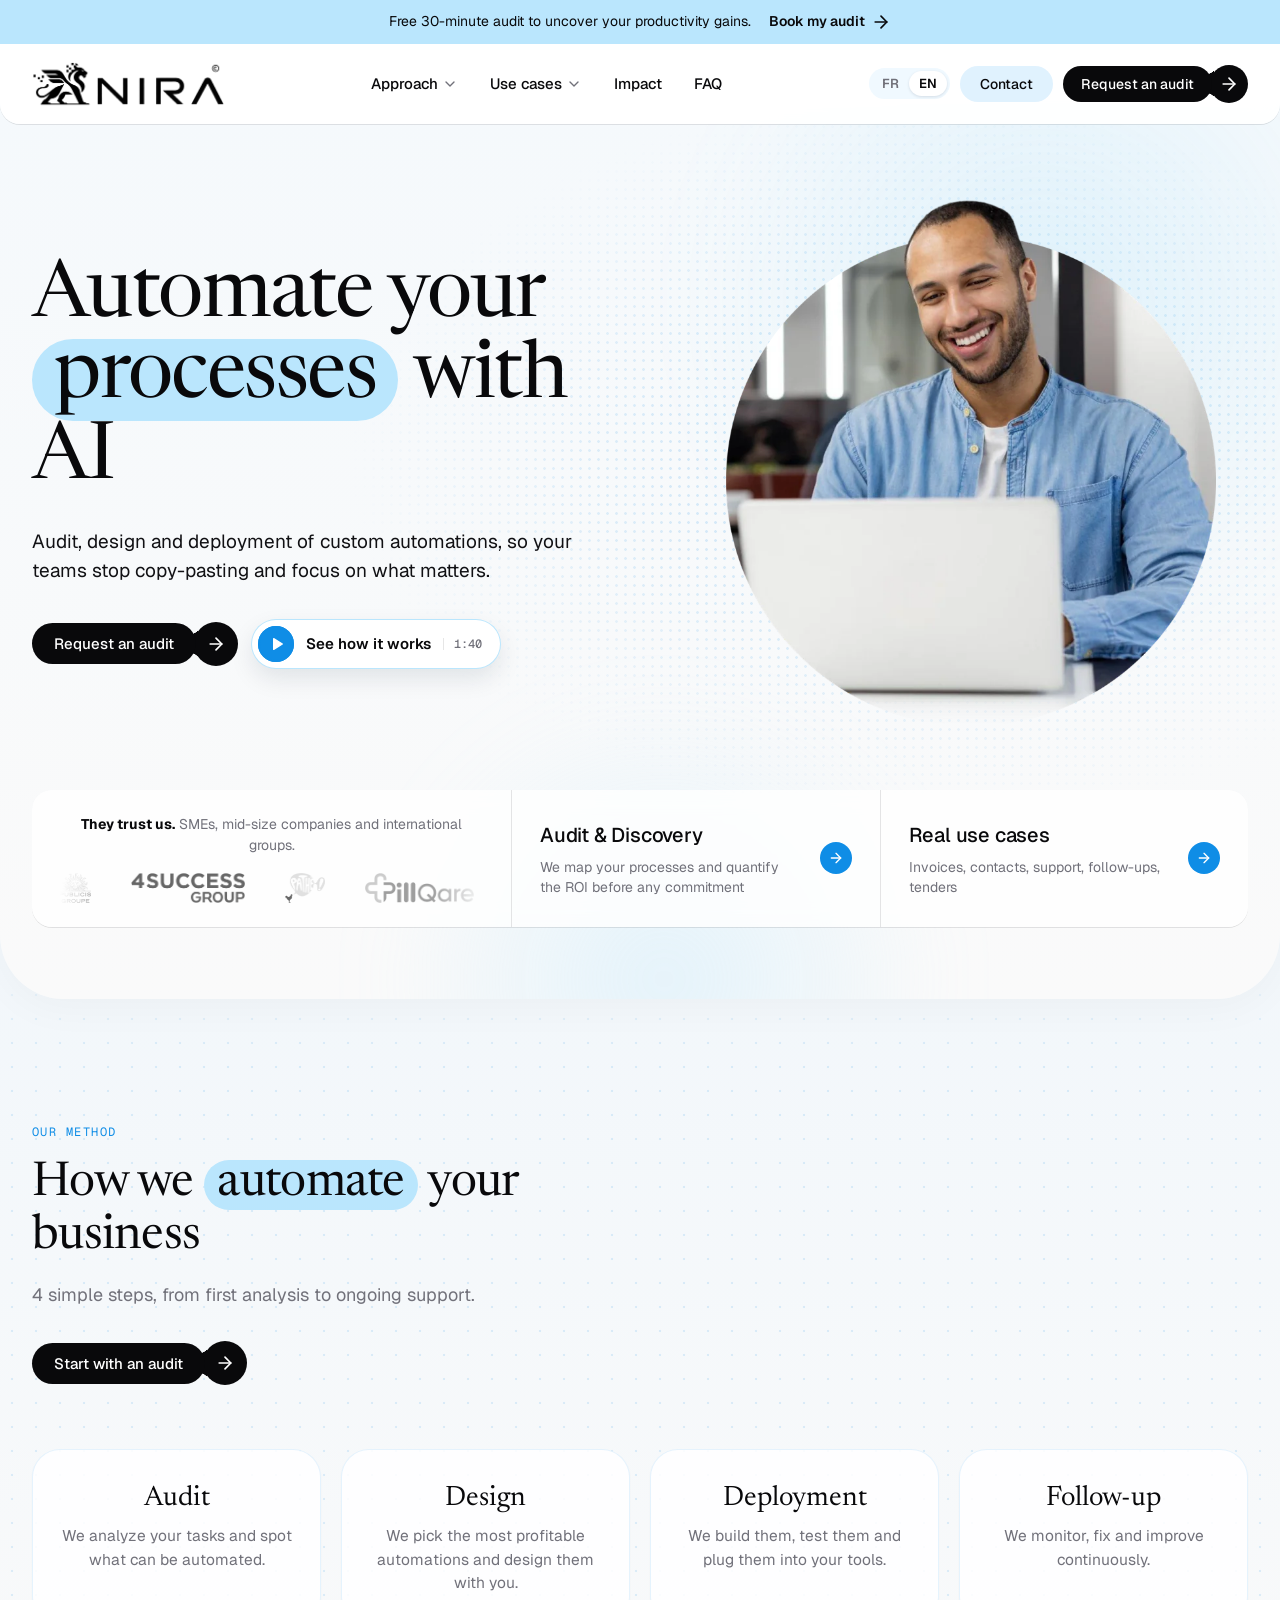
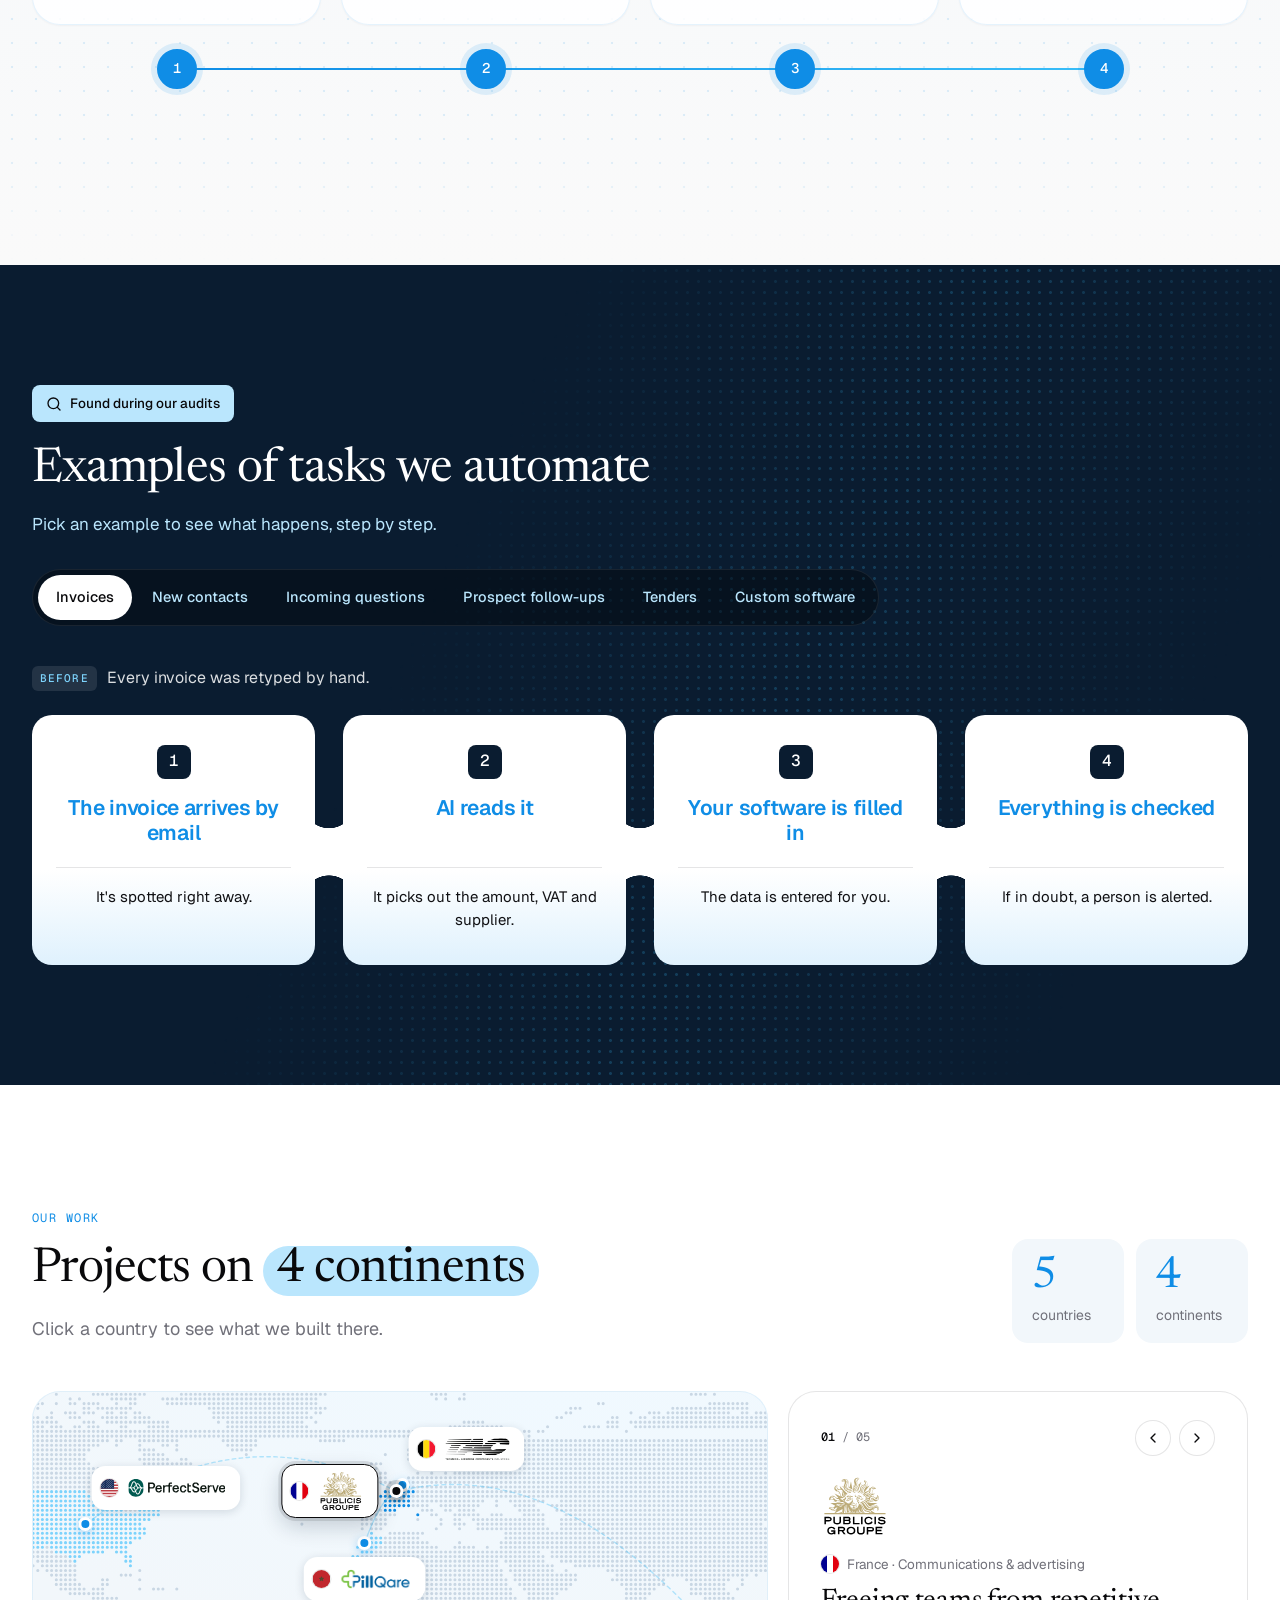
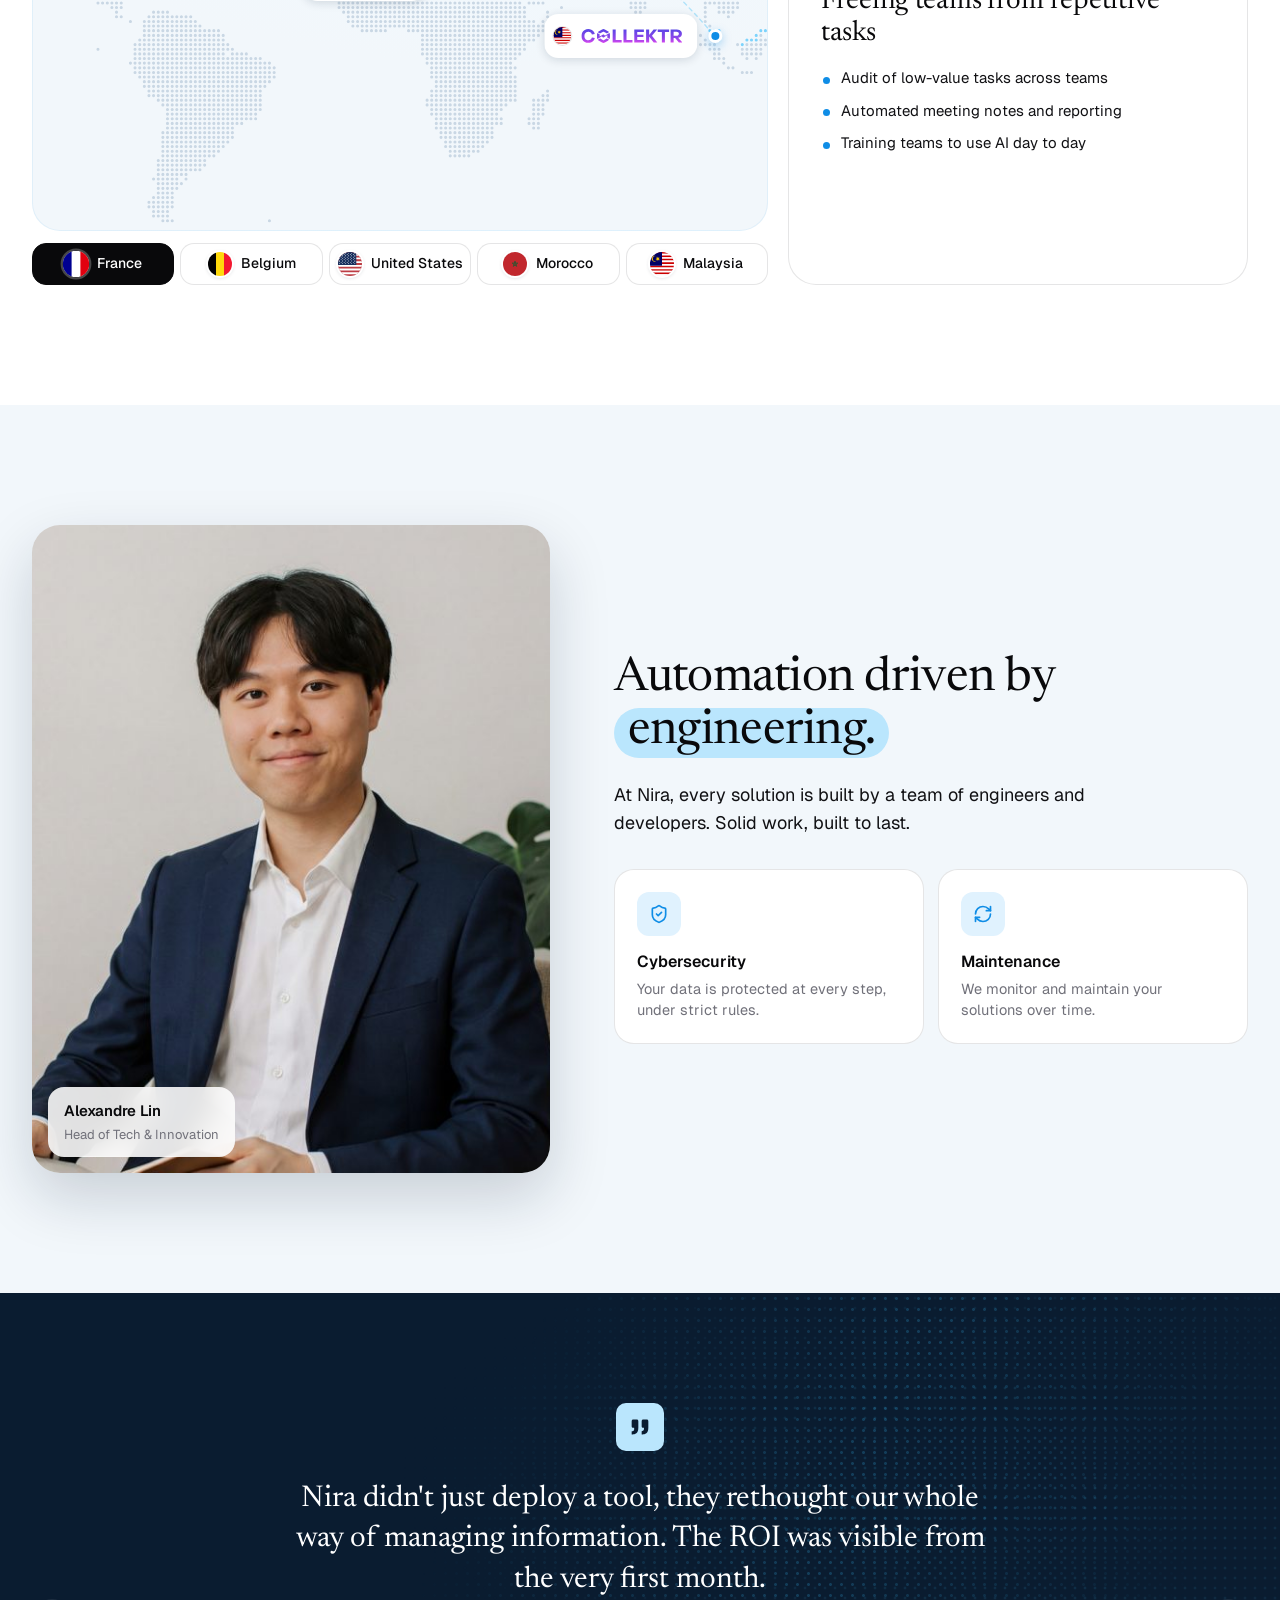
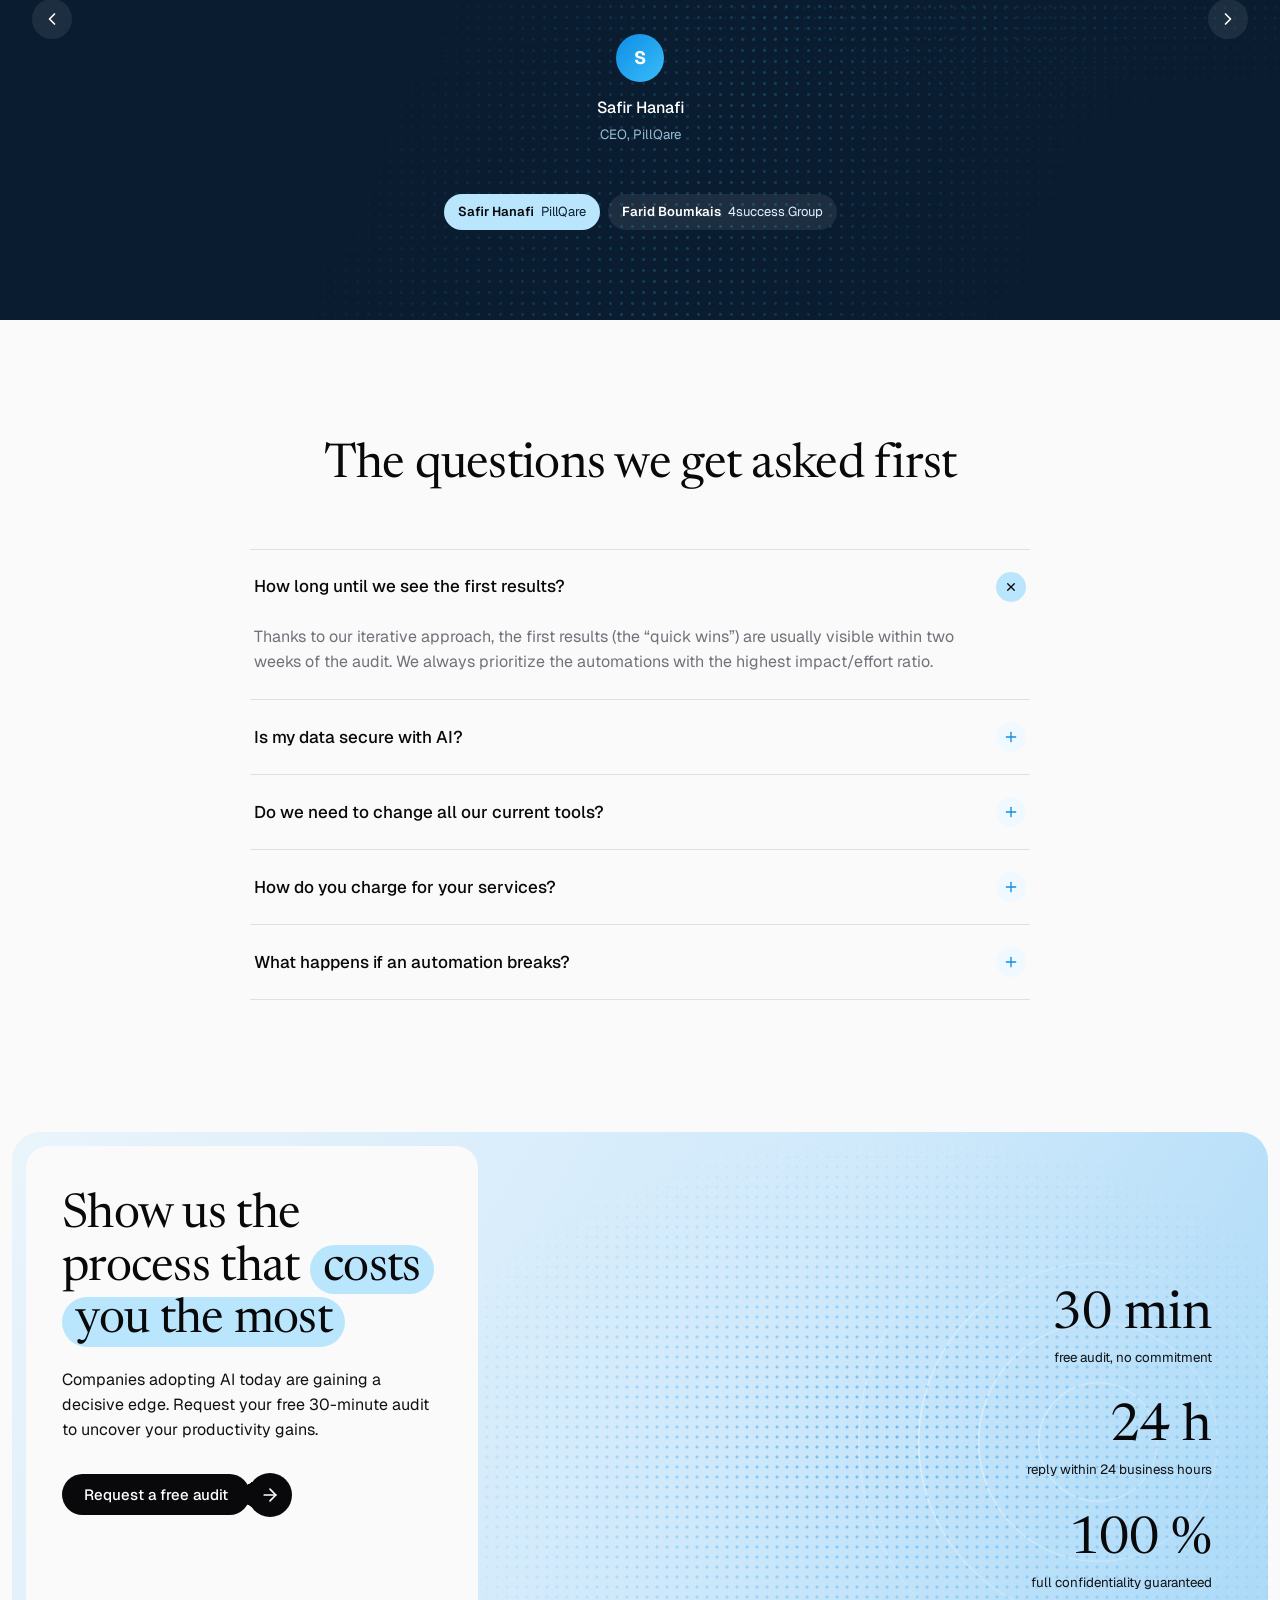
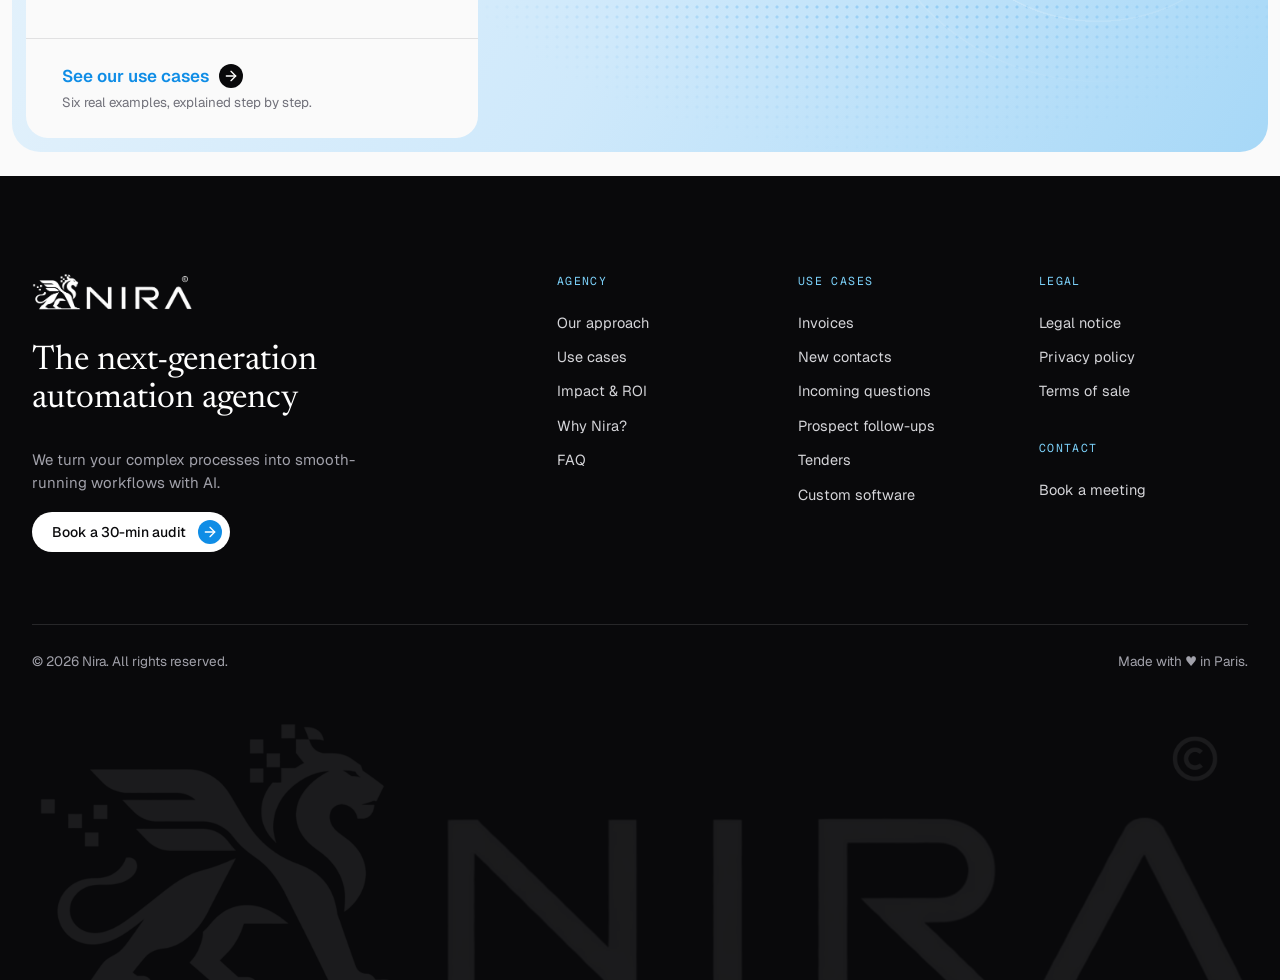
<file: index.html>
<!doctype html>
<html lang="fr">
<head>
  <meta charset="utf-8" />
  <meta name="viewport" content="width=device-width, initial-scale=1" />
  <title>Nira Consulting | Automatisation &amp; IA</title>
  <meta name="description" content="Audit, conception et déploiement d’automatisations sur mesure pour accélérer la croissance de votre entreprise avec l'Intelligence Artificielle." />
  <meta property="og:title" content="Nira Consulting | Automatisation &amp; IA" />
  <meta property="og:description" content="Audit, conception et déploiement d’automatisations sur mesure." />
  <meta property="og:site_name" content="Nira Consulting" />
  <meta property="og:locale" content="fr_FR" />
  <meta property="og:type" content="website" />
  <meta name="theme-color" content="#ffffff" />
  <link rel="icon" href="favicon.ico" sizes="48x48" />
  <link rel="icon" href="assets/favicon-32.png" type="image/png" sizes="32x32" />
  <link rel="apple-touch-icon" href="assets/apple-touch-icon.png" />
  <link rel="preconnect" href="https://fonts.googleapis.com" />
  <link rel="preconnect" href="https://fonts.gstatic.com" crossorigin />
  <link href="https://fonts.googleapis.com/css2?family=Caveat:wght@600&family=Geist:wght@400;500;600;700&family=Geist+Mono:wght@400;500&family=Newsreader:opsz,wght@6..72,400;6..72,500&display=swap" rel="stylesheet" />
  <link rel="stylesheet" href="css/style.css?v=50" />
  <script src="js/i18n.js?v=2"></script>
</head>
<body>

<!-- Icon sprite -->
<svg width="0" height="0" style="position:absolute" aria-hidden="true">
  <defs>
    <symbol id="i-arrow" viewBox="0 0 24 24"><path d="M5 12h14"/><path d="m12 5 7 7-7 7"/></symbol>
    <symbol id="i-play" viewBox="0 0 24 24"><polygon points="7 4 20 12 7 20 7 4" fill="currentColor"/></symbol>
    <symbol id="i-check" viewBox="0 0 24 24"><path d="M20 6 9 17l-5-5"/></symbol>
    <symbol id="i-zap" viewBox="0 0 24 24"><path d="M4 14a1 1 0 0 1-.78-1.63l9.9-10.2a.5.5 0 0 1 .86.46l-1.92 6.02A1 1 0 0 0 13 10h7a1 1 0 0 1 .78 1.63l-9.9 10.2a.5.5 0 0 1-.86-.46l1.92-6.02A1 1 0 0 0 11 14z"/></symbol>
    <symbol id="i-shield" viewBox="0 0 24 24"><path d="M20 13c0 5-3.5 7.5-7.66 8.95a1 1 0 0 1-.67-.01C7.5 20.5 4 18 4 13V6a1 1 0 0 1 1-1c2 0 4.5-1.2 6.24-2.72a1.17 1.17 0 0 1 1.52 0C14.51 3.81 17 5 19 5a1 1 0 0 1 1 1z"/><path d="m9 12 2 2 4-4"/></symbol>
    <symbol id="i-chart" viewBox="0 0 24 24"><path d="M3 3v18h18"/><path d="m19 9-5 5-4-4-3 3"/></symbol>
    <symbol id="i-mail" viewBox="0 0 24 24"><rect width="20" height="16" x="2" y="4" rx="2"/><path d="m22 7-8.97 5.7a1.94 1.94 0 0 1-2.06 0L2 7"/></symbol>
    <symbol id="i-sparkles" viewBox="0 0 24 24"><path d="M9.937 15.5A2 2 0 0 0 8.5 14.063l-6.135-1.582a.5.5 0 0 1 0-.962L8.5 9.936A2 2 0 0 0 9.937 8.5l1.582-6.135a.5.5 0 0 1 .963 0L14.063 8.5A2 2 0 0 0 15.5 9.937l6.135 1.581a.5.5 0 0 1 0 .964L15.5 14.063a2 2 0 0 0-1.437 1.437l-1.582 6.135a.5.5 0 0 1-.963 0z"/></symbol>
    <symbol id="i-database" viewBox="0 0 24 24"><ellipse cx="12" cy="5" rx="9" ry="3"/><path d="M3 5V19A9 3 0 0 0 21 19V5"/><path d="M3 12A9 3 0 0 0 21 12"/></symbol>
    <symbol id="i-users" viewBox="0 0 24 24"><path d="M16 21v-2a4 4 0 0 0-4-4H6a4 4 0 0 0-4 4v2"/><circle cx="9" cy="7" r="4"/><path d="M22 21v-2a4 4 0 0 0-3-3.87"/><path d="M16 3.13a4 4 0 0 1 0 7.75"/></symbol>
    <symbol id="i-file" viewBox="0 0 24 24"><path d="M15 2H6a2 2 0 0 0-2 2v16a2 2 0 0 0 2 2h12a2 2 0 0 0 2-2V7Z"/><path d="M14 2v4a2 2 0 0 0 2 2h4"/><path d="M10 9H8"/><path d="M16 13H8"/><path d="M16 17H8"/></symbol>
    <symbol id="i-headset" viewBox="0 0 24 24"><path d="M3 11h3a2 2 0 0 1 2 2v3a2 2 0 0 1-2 2H5a2 2 0 0 1-2-2v-5Zm0 0a9 9 0 1 1 18 0m0 0v5a2 2 0 0 1-2 2h-1a2 2 0 0 1-2-2v-3a2 2 0 0 1 2-2h3Z"/><path d="M21 16v2a4 4 0 0 1-4 4h-5"/></symbol>
    <symbol id="i-workflow" viewBox="0 0 24 24"><rect width="8" height="8" x="3" y="3" rx="2"/><path d="M7 11v4a2 2 0 0 0 2 2h4"/><rect width="8" height="8" x="13" y="13" rx="2"/></symbol>
    <symbol id="i-bars" viewBox="0 0 24 24"><path d="M3 3v18h18"/><path d="M18 17V9"/><path d="M13 17V5"/><path d="M8 17v-3"/></symbol>
    <symbol id="i-link" viewBox="0 0 24 24"><path d="M10 13a5 5 0 0 0 7.54.54l3-3a5 5 0 0 0-7.07-7.07l-1.72 1.71"/><path d="M14 11a5 5 0 0 0-7.54-.54l-3 3a5 5 0 0 0 7.07 7.07l1.71-1.71"/></symbol>
    <symbol id="i-bell" viewBox="0 0 24 24"><path d="M6 8a6 6 0 0 1 12 0c0 7 3 9 3 9H3s3-2 3-9"/><path d="M10.3 21a1.94 1.94 0 0 0 3.4 0"/></symbol>
    <symbol id="i-plus" viewBox="0 0 24 24"><path d="M5 12h14"/><path d="M12 5v14"/></symbol>
    <symbol id="i-minus" viewBox="0 0 24 24"><path d="M5 12h14"/></symbol>
    <symbol id="i-globe" viewBox="0 0 24 24"><circle cx="12" cy="12" r="10"/><path d="M12 2a14.5 14.5 0 0 0 0 20 14.5 14.5 0 0 0 0-20"/><path d="M2 12h20"/></symbol>
    <symbol id="i-down" viewBox="0 0 24 24"><path d="m6 9 6 6 6-6"/></symbol>
    <symbol id="i-left" viewBox="0 0 24 24"><path d="m15 18-6-6 6-6"/></symbol>
    <symbol id="i-right" viewBox="0 0 24 24"><path d="m9 18 6-6-6-6"/></symbol>
    <symbol id="i-menu" viewBox="0 0 24 24"><path d="M4 7h16M4 12h16M4 17h16"/></symbol>
    <symbol id="i-close" viewBox="0 0 24 24"><path d="M18 6 6 18M6 6l12 12"/></symbol>
    <symbol id="i-clock" viewBox="0 0 24 24"><circle cx="12" cy="12" r="10"/><path d="M12 6v6l4 2"/></symbol>
    <symbol id="i-lock" viewBox="0 0 24 24"><rect width="18" height="11" x="3" y="11" rx="2"/><path d="M7 11V7a5 5 0 0 1 10 0v4"/></symbol>
    <symbol id="i-search" viewBox="0 0 24 24"><circle cx="11" cy="11" r="8"/><path d="m21 21-4.3-4.3"/></symbol>
    <symbol id="i-target" viewBox="0 0 24 24"><circle cx="12" cy="12" r="10"/><circle cx="12" cy="12" r="6"/><circle cx="12" cy="12" r="2"/></symbol>
    <symbol id="i-cpu" viewBox="0 0 24 24"><rect width="16" height="16" x="4" y="4" rx="2"/><rect width="6" height="6" x="9" y="9" rx="1"/><path d="M15 2v2M15 20v2M2 15h2M2 9h2M20 15h2M20 9h2M9 2v2M9 20v2"/></symbol>
    <symbol id="i-activity" viewBox="0 0 24 24"><path d="M22 12h-4l-3 9L9 3l-3 9H2"/></symbol>
    <symbol id="i-calendar" viewBox="0 0 24 24"><rect width="18" height="18" x="3" y="4" rx="2"/><path d="M16 2v4M8 2v4M3 10h18"/></symbol>
    <symbol id="i-refresh" viewBox="0 0 24 24"><path d="M3 12a9 9 0 0 1 9-9 9.75 9.75 0 0 1 6.74 2.74L21 8"/><path d="M21 3v5h-5"/><path d="M21 12a9 9 0 0 1-9 9 9.75 9.75 0 0 1-6.74-2.74L3 16"/><path d="M8 16H3v5"/></symbol>
    <symbol id="i-quote" viewBox="0 0 24 24"><path d="M3 21c3 0 7-1 7-8V5c0-1.25-.756-2.017-2-2H4c-1.25 0-2 .75-2 1.972V11c0 1.25.75 2 2 2 1 0 1 0 1 1v1c0 1-1 2-2 2s-1 .008-1 1.031V20c0 1 0 1 1 1z"/><path d="M15 21c3 0 7-1 7-8V5c0-1.25-.757-2.017-2-2h-4c-1.25 0-2 .75-2 1.972V11c0 1.25.75 2 2 2h.75c0 2.25.25 4-2.75 4v3c0 1 0 1 1 1z"/></symbol>
    <symbol id="i-linkedin" viewBox="0 0 24 24"><path fill="currentColor" stroke="none" d="M20.45 20.45h-3.55v-5.57c0-1.33-.03-3.04-1.85-3.04-1.85 0-2.14 1.45-2.14 2.94v5.67H9.35V9h3.41v1.56h.05c.48-.9 1.64-1.85 3.37-1.85 3.6 0 4.27 2.37 4.27 5.46v6.28zM5.34 7.43a2.06 2.06 0 1 1 0-4.12 2.06 2.06 0 0 1 0 4.12zM7.12 20.45H3.56V9h3.56v11.45z"/></symbol>
    <symbol id="i-x" viewBox="0 0 24 24"><path fill="currentColor" stroke="none" d="M18.9 2H22l-6.8 7.8L23 22h-6.2l-4.8-6.3L6.4 22H3.3l7.3-8.3L1 2h6.3l4.4 5.8zm-1.1 18h1.7L6.3 3.9H4.5z"/></symbol>
  </defs>
</svg>

<a class="skip" href="#main">Aller au contenu</a>

<!-- ============ PROMO BAR ============ -->
<div class="promo">
  <p>Audit gratuit de 30 minutes pour identifier vos gisements de productivité.</p>
  <a href="https://calendly.com/valentino-nira-ia/30min" target="_blank" rel="noopener">Réserver mon audit <svg class="ic"><use href="#i-arrow"/></svg></a>
</div>

<!-- ============ NAV ============ -->
<header class="nav" id="nav">
  <div class="container nav__inner">
    <a class="logo" href="#" aria-label="Nira, accueil">
      <img src="assets/logo.png?v=2" alt="Nira" class="logo__img" height="48" />
    </a>

    <nav class="nav__links" aria-label="Navigation principale">
      <div class="dd">
        <button class="nav__link dd__trigger" aria-expanded="false" aria-controls="dd-approche">Approche <svg class="ic ic--sm"><use href="#i-down"/></svg></button>
        <div class="dd__panel" id="dd-approche">
          <div class="dd__grid dd__grid--2">
            <a class="dd__item" href="#approche"><span class="dd__icon"><svg class="ic"><use href="#i-search"/></svg></span><span><strong>01. Audit &amp; Découverte</strong><small>Cartographie de vos processus actuels</small></span></a>
            <a class="dd__item" href="#approche"><span class="dd__icon"><svg class="ic"><use href="#i-workflow"/></svg></span><span><strong>02. Conception</strong><small>Priorisation impact/effort et architecture</small></span></a>
            <a class="dd__item" href="#approche"><span class="dd__icon"><svg class="ic"><use href="#i-zap"/></svg></span><span><strong>03. Déploiement</strong><small>Tests, formation et mise en production</small></span></a>
            <a class="dd__item" href="#approche"><span class="dd__icon"><svg class="ic"><use href="#i-activity"/></svg></span><span><strong>04. Suivi &amp; Optimisation</strong><small>Monitoring continu et ajustements</small></span></a>
          </div>
        </div>
      </div>
      <div class="dd">
        <button class="nav__link dd__trigger" aria-expanded="false" aria-controls="dd-cas">Cas d'usage <svg class="ic ic--sm"><use href="#i-down"/></svg></button>
        <div class="dd__panel dd__panel--wide" id="dd-cas">
          <div class="dd__grid dd__grid--2">
            <a class="dd__item" href="#uc-factures"><span class="dd__icon"><svg class="ic"><use href="#i-file"/></svg></span><span><strong>Factures</strong><small>Lues par l'IA et saisies à votre place</small></span></a>
            <a class="dd__item" href="#uc-contacts"><span class="dd__icon"><svg class="ic"><use href="#i-users"/></svg></span><span><strong>Nouveaux contacts</strong><small>Triés et transmis au bon commercial</small></span></a>
            <a class="dd__item" href="#uc-questions"><span class="dd__icon"><svg class="ic"><use href="#i-headset"/></svg></span><span><strong>Questions reçues</strong><small>Classées, avec une réponse proposée</small></span></a>
            <a class="dd__item" href="#uc-relances"><span class="dd__icon"><svg class="ic"><use href="#i-bell"/></svg></span><span><strong>Relances prospects</strong><small>Envoyées au bon moment, sans oubli</small></span></a>
            <a class="dd__item" href="#uc-appels-offres"><span class="dd__icon"><svg class="ic"><use href="#i-target"/></svg></span><span><strong>Appels d'offres</strong><small>Lus par l'IA, premier jet rédigé</small></span></a>
            <a class="dd__item" href="#uc-logiciel"><span class="dd__icon"><svg class="ic"><use href="#i-workflow"/></svg></span><span><strong>Logiciel sur mesure</strong><small>Tous vos outils sur un seul écran</small></span></a>
          </div>
          <a class="dd__feature js-open-video" href="#video-modal">
            <span class="dd__feature-tag">Anatomie d'une automatisation</span>
            <strong>Voyez comment un email devient une ligne dans votre ERP</strong>
            <span class="dd__feature-link">Voir comment ça fonctionne <svg class="ic ic--sm"><use href="#i-arrow"/></svg></span>
          </a>
        </div>
      </div>
      <a class="nav__link" href="#realisations">Impact</a>
      <a class="nav__link" href="#faq">FAQ</a>
    </nav>

    <div class="nav__actions">
      <a class="pill pill--soft" href="#contact">Contact</a>
      <a class="btn btn--sm" href="https://calendly.com/valentino-nira-ia/30min" target="_blank" rel="noopener"><span class="btn__label">Demander un audit</span><span class="btn__arrow"><svg class="ic"><use href="#i-arrow"/></svg></span></a>
      <button class="nav__burger" aria-label="Ouvrir le menu" aria-expanded="false" aria-controls="mobile-menu"><svg class="ic"><use href="#i-menu"/></svg></button>
    </div>
  </div>

  <div class="mobile" id="mobile-menu" hidden>
    <a href="#approche">Approche</a>
    <a href="#cas-d-usage">Cas d'usage</a>
    <a href="#realisations">Impact</a>
    <a href="#faq">FAQ</a>
    <a href="#contact">Contact</a>
    <a class="btn" href="https://calendly.com/valentino-nira-ia/30min" target="_blank" rel="noopener"><span class="btn__label">Demander un audit</span><span class="btn__arrow"><svg class="ic"><use href="#i-arrow"/></svg></span></a>
  </div>
</header>

<main id="main">

<!-- ============ HERO ============ -->
<section class="hero">
  <div class="hero__field" aria-hidden="true"></div>
  <div class="container hero__grid">
    <div class="hero__copy reveal">
      <h1 class="display">Automatisez vos <span class="hl">processus</span> grâce à l'IA</h1>
      <p class="hero__lead">Audit, conception et déploiement d’automatisations sur mesure, pour que vos équipes arrêtent de copier-coller et se concentrent sur ce qui compte.</p>
      <div class="hero__ctas">
        <a class="btn" href="https://calendly.com/valentino-nira-ia/30min" target="_blank" rel="noopener"><span class="btn__label">Demander un audit</span><span class="btn__arrow"><svg class="ic"><use href="#i-arrow"/></svg></span></a>
        <button type="button" class="pill pill--ghost hero-play js-open-video" aria-haspopup="dialog" aria-controls="video-modal"><span class="hero-play__icon" aria-hidden="true"><svg class="ic ic--sm"><use href="#i-play"/></svg></span><span>Voir comment ça fonctionne</span><span class="hero-play__time">1:40</span></button>
      </div>

    </div>

    <div class="hero__visual reveal" aria-hidden="true">
      <div class="hero__disc">
        <picture>
          <source type="image/webp" srcset="assets/hero-portrait-crop-fade-750.webp 750w, assets/hero-portrait-crop-fade-1200.webp 1200w" sizes="(max-width: 640px) 80vw, 490px" />
          <img src="assets/hero-portrait-crop-fade-1200.png?v=4" alt="Collaborateur Nira utilisant l'IA" width="1200" height="1288" />
        </picture>
      </div>
    </div>
  </div>

  <!-- Trust bar -->
  <div class="container">
    <div class="trust reveal">
      <div class="trust__logos">
        <p><strong>Ils nous font confiance.</strong> PME, ETI et groupes internationaux.</p>
        <div class="marquee" aria-label="Logos clients">
          <div class="marquee__track">
            <img src="assets/logos/1.png" alt="Publicis Groupe" /><img src="assets/logos/2.png" alt="4Success Group" /><img src="assets/logos/3.png" alt="Pathé" /><img src="assets/logos/4.png" alt="PillQare" /><img src="assets/logos/5.png" alt="Magenty" /><img src="assets/logos/baxter.png" alt="Baxter" /><img src="assets/logos/gss.png" alt="GSS" /><img src="assets/logos/tac.png" alt="TAC Industries" />
            <img src="assets/logos/1.png" alt="" aria-hidden="true" /><img src="assets/logos/2.png" alt="" aria-hidden="true" /><img src="assets/logos/3.png" alt="" aria-hidden="true" /><img src="assets/logos/4.png" alt="" aria-hidden="true" /><img src="assets/logos/5.png" alt="" aria-hidden="true" /><img src="assets/logos/baxter.png" alt="" aria-hidden="true" /><img src="assets/logos/gss.png" alt="" aria-hidden="true" /><img src="assets/logos/tac.png" alt="" aria-hidden="true" />
          </div>
        </div>
      </div>
      <a class="trust__card" href="#approche">
        <span><strong>Audit &amp; Découverte</strong><small>On cartographie vos processus et on chiffre le ROI avant tout engagement</small></span>
        <span class="round"><svg class="ic ic--sm"><use href="#i-arrow"/></svg></span>
      </a>
      <a class="trust__card" href="#cas-d-usage">
        <span><strong>Cas d'usage concrets</strong><small>Factures, contacts, support, relances, appels d'offres</small></span>
        <span class="round"><svg class="ic ic--sm"><use href="#i-arrow"/></svg></span>
      </a>
    </div>
  </div>
</section>

<!-- ============ MÉTHODOLOGIE ============ -->
<section class="section method" id="approche" aria-labelledby="method-title">
  <div class="container">
    <div class="method__top reveal">
      <div class="method__head">
        <span class="eyebrow">Notre méthode</span>
        <h2 class="h2" id="method-title">Comment on <span class="hl">automatise</span> votre entreprise</h2>
        <p class="lead">4 étapes simples, de la première analyse au suivi.</p>
        <div class="method__cta">
          <a class="btn" href="https://calendly.com/valentino-nira-ia/30min" target="_blank" rel="noopener">
            <span class="btn__label">Commencer par un audit</span>
            <span class="btn__arrow"><svg class="ic"><use href="#i-arrow"/></svg></span>
          </a>
        </div>
      </div>
      <div class="method__social">
        <div class="social-reel-wrapper">
          <button type="button" class="social-reel js-open-video" aria-haspopup="dialog" aria-controls="video-modal-method" aria-label="Voir la vidéo : notre méthode expliquée">
            <video src="assets/methodologie-preview.mp4" poster="assets/methodologie-poster.jpg" loop muted playsinline preload="none" class="social-reel__vid" aria-hidden="true"></video>

            <div class="social-reel__overlay">
              <div class="social-reel__play"><svg class="ic"><use href="#i-play"/></svg></div>
            </div>

            <div class="social-reel__ui">
              <div class="social-reel__badge">@valentino.nira</div>
            </div>
          </button>
          <div class="social-reel__annotation" aria-hidden="true">
            <span class="hand-text">Notre méthode en vidéo</span>
            <svg class="hand-arrow" viewBox="0 0 100 100" fill="none" stroke="currentColor" stroke-width="4" stroke-linecap="round" stroke-linejoin="round">
              <path d="M20,30 Q60,10 85,60 M65,65 L85,60 L80,40" />
            </svg>
          </div>
        </div>
      </div>
    </div>

    <ol class="method__steps reveal">
      <li class="method__line" aria-hidden="true"></li>
      <li class="phase">
        <span class="phase__node" aria-hidden="true">1</span>
        <div class="phase__card">
          <h3>Audit</h3>
          <p>On analyse vos tâches et on repère ce qui peut être automatisé.</p>
        </div>
      </li>
      <li class="phase">
        <span class="phase__node" aria-hidden="true">2</span>
        <div class="phase__card">
          <h3>Conception</h3>
          <p>On choisit les automatisations les plus rentables et on les dessine avec vous.</p>
        </div>
      </li>
      <li class="phase">
        <span class="phase__node" aria-hidden="true">3</span>
        <div class="phase__card">
          <h3>Déploiement</h3>
          <p>On les construit, on les teste et on les branche sur vos outils.</p>
        </div>
      </li>
      <li class="phase">
        <span class="phase__node" aria-hidden="true">4</span>
        <div class="phase__card">
          <h3>Suivi</h3>
          <p>On surveille, on corrige et on améliore en continu.</p>
        </div>
      </li>
    </ol>
  </div>
</section>

<!-- ============ EXEMPLES D'AUTOMATISATIONS (dark, onglets) ============ -->
<section class="section section--deep" id="cas-d-usage" aria-labelledby="how-title">
  <div class="container">
    <div class="how__head">
      <div>
        <span class="badge-strip"><svg class="ic ic--sm"><use href="#i-search"/></svg> Trouvé lors de nos audits</span>
        <h2 class="h2 h2--light" id="how-title">Des exemples de tâches qu'on automatise</h2>
        <p class="how__lead">Choisissez un exemple pour voir, étape par étape, ce qui se passe.</p>
      </div>
      <div class="tabs" role="tablist" aria-label="Exemples d'automatisations">
        <button class="tab is-active" role="tab" aria-selected="true" aria-controls="uc-panel-0" id="uc-factures" data-tab="0">Factures</button>
        <button class="tab" role="tab" aria-selected="false" aria-controls="uc-panel-1" id="uc-contacts" data-tab="1" tabindex="-1">Nouveaux contacts</button>
        <button class="tab" role="tab" aria-selected="false" aria-controls="uc-panel-2" id="uc-questions" data-tab="2" tabindex="-1">Questions reçues</button>
        <button class="tab" role="tab" aria-selected="false" aria-controls="uc-panel-3" id="uc-relances" data-tab="3" tabindex="-1">Relances prospects</button>
        <button class="tab" role="tab" aria-selected="false" aria-controls="uc-panel-4" id="uc-appels-offres" data-tab="4" tabindex="-1">Appels d'offres</button>
        <button class="tab" role="tab" aria-selected="false" aria-controls="uc-panel-5" id="uc-logiciel" data-tab="5" tabindex="-1">Logiciel sur mesure</button>
      </div>
    </div>

    <p class="how__before" id="how-before" aria-live="polite"><b>Avant</b> Chaque facture était recopiée à la main.</p>
    <div class="steps" data-panel="0" id="uc-panel-0" role="tabpanel" aria-labelledby="uc-factures">
      <article class="step"><span class="step__n">1</span><h3>La facture arrive par email</h3><p>Elle est repérée tout de suite.</p></article>
      <article class="step"><span class="step__n">2</span><h3>L'IA la lit</h3><p>Elle relève le montant, la TVA et le fournisseur.</p></article>
      <article class="step"><span class="step__n">3</span><h3>Votre logiciel est rempli</h3><p>Les infos sont saisies à votre place.</p></article>
      <article class="step"><span class="step__n">4</span><h3>Tout est vérifié</h3><p>En cas de doute, une personne est prévenue.</p></article>
    </div>
    <div class="steps" data-panel="1" id="uc-panel-1" role="tabpanel" aria-labelledby="uc-contacts" hidden>
      <article class="step"><span class="step__n">1</span><h3>Quelqu'un remplit votre formulaire</h3><p>Sa demande arrive tout de suite.</p></article>
      <article class="step"><span class="step__n">2</span><h3>L'IA la trie</h3><p>Elle repère les demandes les plus importantes.</p></article>
      <article class="step"><span class="step__n">3</span><h3>Le bon commercial est prévenu</h3><p>Avec toutes les infos pour rappeler vite.</p></article>
      <article class="step"><span class="step__n">4</span><h3>Votre fichier est à jour</h3><p>Aucun contact ne se perd.</p></article>
    </div>
    <div class="steps" data-panel="2" id="uc-panel-2" role="tabpanel" aria-labelledby="uc-questions" hidden>
      <article class="step"><span class="step__n">1</span><h3>Une question arrive</h3><p>Email, chat ou formulaire : tout arrive au même endroit.</p></article>
      <article class="step"><span class="step__n">2</span><h3>L'IA la classe</h3><p>Elle repère le sujet et l'urgence.</p></article>
      <article class="step"><span class="step__n">3</span><h3>Une réponse est proposée</h3><p>Votre équipe la valide en un clic.</p></article>
      <article class="step"><span class="step__n">4</span><h3>Les cas difficiles remontent</h3><p>À la bonne personne, sans oubli.</p></article>
    </div>
    <div class="steps" data-panel="3" id="uc-panel-3" role="tabpanel" aria-labelledby="uc-relances" hidden>
      <article class="step"><span class="step__n">1</span><h3>Un devis est envoyé</h3><p>Le suivi démarre tout seul.</p></article>
      <article class="step"><span class="step__n">2</span><h3>Pas de réponse ?</h3><p>Une relance personnalisée part au bon moment.</p></article>
      <article class="step"><span class="step__n">3</span><h3>L'IA lit les réponses</h3><p>Elle repère qui est vraiment intéressé.</p></article>
      <article class="step"><span class="step__n">4</span><h3>Le commercial reprend la main</h3><p>Il appelle les bonnes personnes, au bon moment.</p></article>
    </div>
    <div class="steps" data-panel="4" id="uc-panel-4" role="tabpanel" aria-labelledby="uc-appels-offres" hidden>
      <article class="step"><span class="step__n">1</span><h3>L'appel d'offres arrive</h3><p>L'IA lit tout le cahier des charges.</p></article>
      <article class="step"><span class="step__n">2</span><h3>Les points clés sont relevés</h3><p>Délais, critères et documents à fournir.</p></article>
      <article class="step"><span class="step__n">3</span><h3>Un premier jet est rédigé</h3><p>À partir de vos anciennes réponses.</p></article>
      <article class="step"><span class="step__n">4</span><h3>Votre équipe relit et valide</h3><p>Elle garde toujours le dernier mot.</p></article>
    </div>
    <div class="steps" data-panel="5" id="uc-panel-5" role="tabpanel" aria-labelledby="uc-logiciel" hidden>
      <article class="step"><span class="step__n">1</span><h3>On fait le tour de vos outils</h3><p>Et des infos éparpillées entre eux.</p></article>
      <article class="step"><span class="step__n">2</span><h3>On crée votre logiciel</h3><p>Simple, pensé pour votre métier.</p></article>
      <article class="step"><span class="step__n">3</span><h3>Tout est au même endroit</h3><p>Contacts, documents, suivi : un seul écran.</p></article>
      <article class="step"><span class="step__n">4</span><h3>L'IA vous assiste</h3><p>Elle remplit, trie et vous prévient.</p></article>
    </div>
  </div>
</section>

<!-- ============ RÉALISATIONS DANS LE MONDE (carte) ============ -->
<section class="section geo" id="realisations" aria-labelledby="geo-title">
  <div class="container">
    <div class="geo__head reveal">
      <div>
        <span class="eyebrow">Nos réalisations</span>
        <h2 class="h2" id="geo-title">Des projets sur <span class="hl">4 continents</span></h2>
        <p class="lead">Cliquez sur un pays pour voir ce qu'on y a construit.</p>
      </div>
      <dl class="geo__stats">
        <div><dt>5</dt><dd>pays</dd></div>
        <div><dt>4</dt><dd>continents</dd></div>
      </dl>
    </div>

    <div class="geo__layout">
      <div class="geo__left">
      <div class="geo__stage reveal">
        <div class="geo__map">
          <div class="geo__canvas">
            <svg class="geo__svg" viewBox="0 0 1000 380.6" aria-hidden="true">
              <path class="geo__dots" d="M183.3 2.0h0M215.5 2.0h0M219.5 2.0h0M223.5 2.0h0M227.6 2.0h0M231.6 2.0h0M235.6 2.0h0M239.7 2.0h0M243.7 2.0h0M247.7 2.0h0M251.7 2.0h0M255.8 2.0h0M259.8 2.0h0M292.0 2.0h0M296.0 2.0h0M300.1 2.0h0M304.1 2.0h0M308.1 2.0h0M312.2 2.0h0M316.2 2.0h0M320.2 2.0h0M324.2 2.0h0M328.3 2.0h0M332.3 2.0h0M336.3 2.0h0M340.3 2.0h0M344.4 2.0h0M348.4 2.0h0M352.4 2.0h0M356.5 2.0h0M360.5 2.0h0M364.5 2.0h0M368.5 2.0h0M372.6 2.0h0M376.6 2.0h0M380.6 2.0h0M384.7 2.0h0M388.7 2.0h0M392.7 2.0h0M396.7 2.0h0M400.8 2.0h0M404.8 2.0h0M408.8 2.0h0M412.8 2.0h0M416.9 2.0h0M509.5 2.0h0M513.5 2.0h0M517.6 2.0h0M521.6 2.0h0M537.7 2.0h0M735.1 2.0h0M739.1 2.0h0M743.1 2.0h0M747.2 2.0h0M755.2 2.0h0M155.1 6.0h0M159.1 6.0h0M163.1 6.0h0M195.3 6.0h0M203.4 6.0h0M231.6 6.0h0M235.6 6.0h0M239.7 6.0h0M243.7 6.0h0M247.7 6.0h0M251.7 6.0h0M275.9 6.0h0M279.9 6.0h0M284.0 6.0h0M288.0 6.0h0M292.0 6.0h0M296.0 6.0h0M300.1 6.0h0M304.1 6.0h0M308.1 6.0h0M312.2 6.0h0M316.2 6.0h0M320.2 6.0h0M324.2 6.0h0M328.3 6.0h0M332.3 6.0h0M336.3 6.0h0M340.3 6.0h0M344.4 6.0h0M348.4 6.0h0M352.4 6.0h0M356.5 6.0h0M360.5 6.0h0M364.5 6.0h0M368.5 6.0h0M372.6 6.0h0M376.6 6.0h0M380.6 6.0h0M384.7 6.0h0M388.7 6.0h0M392.7 6.0h0M396.7 6.0h0M400.8 6.0h0M404.8 6.0h0M408.8 6.0h0M513.5 6.0h0M521.6 6.0h0M533.7 6.0h0M537.7 6.0h0M134.9 10.1h0M139.0 10.1h0M147.0 10.1h0M151.0 10.1h0M155.1 10.1h0M167.2 10.1h0M171.2 10.1h0M183.3 10.1h0M195.3 10.1h0M199.4 10.1h0M207.4 10.1h0M211.5 10.1h0M215.5 10.1h0M219.5 10.1h0M235.6 10.1h0M247.7 10.1h0M251.7 10.1h0M279.9 10.1h0M284.0 10.1h0M288.0 10.1h0M292.0 10.1h0M296.0 10.1h0M300.1 10.1h0M304.1 10.1h0M308.1 10.1h0M312.2 10.1h0M316.2 10.1h0M320.2 10.1h0M324.2 10.1h0M328.3 10.1h0M332.3 10.1h0M336.3 10.1h0M340.3 10.1h0M344.4 10.1h0M348.4 10.1h0M352.4 10.1h0M356.5 10.1h0M360.5 10.1h0M364.5 10.1h0M368.5 10.1h0M372.6 10.1h0M376.6 10.1h0M380.6 10.1h0M384.7 10.1h0M388.7 10.1h0M392.7 10.1h0M396.7 10.1h0M400.8 10.1h0M404.8 10.1h0M408.8 10.1h0M654.5 10.1h0M658.5 10.1h0M751.2 10.1h0M755.2 10.1h0M759.2 10.1h0M763.3 10.1h0M767.3 10.1h0M771.3 10.1h0M775.3 10.1h0M779.4 10.1h0M783.4 10.1h0M159.1 14.1h0M163.1 14.1h0M167.2 14.1h0M207.4 14.1h0M211.5 14.1h0M219.5 14.1h0M223.5 14.1h0M227.6 14.1h0M231.6 14.1h0M235.6 14.1h0M239.7 14.1h0M243.7 14.1h0M247.7 14.1h0M316.2 14.1h0M320.2 14.1h0M324.2 14.1h0M328.3 14.1h0M332.3 14.1h0M336.3 14.1h0M340.3 14.1h0M344.4 14.1h0M348.4 14.1h0M352.4 14.1h0M356.5 14.1h0M360.5 14.1h0M364.5 14.1h0M368.5 14.1h0M372.6 14.1h0M376.6 14.1h0M380.6 14.1h0M384.7 14.1h0M388.7 14.1h0M392.7 14.1h0M396.7 14.1h0M400.8 14.1h0M404.8 14.1h0M408.8 14.1h0M412.8 14.1h0M416.9 14.1h0M630.3 14.1h0M634.4 14.1h0M638.4 14.1h0M719.0 14.1h0M723.0 14.1h0M727.0 14.1h0M731.0 14.1h0M735.1 14.1h0M739.1 14.1h0M743.1 14.1h0M747.2 14.1h0M751.2 14.1h0M755.2 14.1h0M759.2 14.1h0M763.3 14.1h0M767.3 14.1h0M771.3 14.1h0M775.3 14.1h0M779.4 14.1h0M783.4 14.1h0M855.9 14.1h0M859.9 14.1h0M864.0 14.1h0M868.0 14.1h0M884.1 14.1h0M888.1 14.1h0M130.9 18.1h0M134.9 18.1h0M139.0 18.1h0M143.0 18.1h0M147.0 18.1h0M151.0 18.1h0M179.2 18.1h0M191.3 18.1h0M195.3 18.1h0M199.4 18.1h0M207.4 18.1h0M211.5 18.1h0M215.5 18.1h0M227.6 18.1h0M231.6 18.1h0M239.7 18.1h0M243.7 18.1h0M251.7 18.1h0M255.8 18.1h0M320.2 18.1h0M324.2 18.1h0M328.3 18.1h0M332.3 18.1h0M336.3 18.1h0M340.3 18.1h0M344.4 18.1h0M348.4 18.1h0M352.4 18.1h0M356.5 18.1h0M360.5 18.1h0M364.5 18.1h0M368.5 18.1h0M372.6 18.1h0M376.6 18.1h0M380.6 18.1h0M384.7 18.1h0M388.7 18.1h0M392.7 18.1h0M396.7 18.1h0M400.8 18.1h0M408.8 18.1h0M412.8 18.1h0M626.3 18.1h0M630.3 18.1h0M682.7 18.1h0M698.8 18.1h0M702.8 18.1h0M706.9 18.1h0M714.9 18.1h0M719.0 18.1h0M723.0 18.1h0M727.0 18.1h0M731.0 18.1h0M735.1 18.1h0M739.1 18.1h0M743.1 18.1h0M747.2 18.1h0M751.2 18.1h0M755.2 18.1h0M759.2 18.1h0M763.3 18.1h0M767.3 18.1h0M779.4 18.1h0M783.4 18.1h0M791.5 18.1h0M795.5 18.1h0M799.5 18.1h0M815.6 18.1h0M819.7 18.1h0M864.0 18.1h0M868.0 18.1h0M122.8 22.2h0M126.9 22.2h0M130.9 22.2h0M134.9 22.2h0M143.0 22.2h0M147.0 22.2h0M151.0 22.2h0M155.1 22.2h0M159.1 22.2h0M163.1 22.2h0M167.2 22.2h0M175.2 22.2h0M179.2 22.2h0M195.3 22.2h0M199.4 22.2h0M203.4 22.2h0M223.5 22.2h0M227.6 22.2h0M231.6 22.2h0M235.6 22.2h0M239.7 22.2h0M243.7 22.2h0M251.7 22.2h0M255.8 22.2h0M259.8 22.2h0M263.8 22.2h0M320.2 22.2h0M324.2 22.2h0M328.3 22.2h0M332.3 22.2h0M336.3 22.2h0M340.3 22.2h0M344.4 22.2h0M348.4 22.2h0M352.4 22.2h0M356.5 22.2h0M360.5 22.2h0M364.5 22.2h0M368.5 22.2h0M372.6 22.2h0M376.6 22.2h0M380.6 22.2h0M384.7 22.2h0M388.7 22.2h0M392.7 22.2h0M396.7 22.2h0M400.8 22.2h0M404.8 22.2h0M618.3 22.2h0M622.3 22.2h0M666.6 22.2h0M670.6 22.2h0M690.8 22.2h0M694.8 22.2h0M702.8 22.2h0M706.9 22.2h0M710.9 22.2h0M714.9 22.2h0M719.0 22.2h0M723.0 22.2h0M727.0 22.2h0M731.0 22.2h0M735.1 22.2h0M739.1 22.2h0M743.1 22.2h0M747.2 22.2h0M751.2 22.2h0M755.2 22.2h0M759.2 22.2h0M763.3 22.2h0M767.3 22.2h0M771.3 22.2h0M775.3 22.2h0M779.4 22.2h0M783.4 22.2h0M787.4 22.2h0M791.5 22.2h0M795.5 22.2h0M799.5 22.2h0M803.5 22.2h0M807.6 22.2h0M811.6 22.2h0M815.6 22.2h0M819.7 22.2h0M823.7 22.2h0M827.7 22.2h0M864.0 22.2h0M868.0 22.2h0M872.0 22.2h0M876.0 22.2h0M880.1 22.2h0M884.1 22.2h0M888.1 22.2h0M30.2 26.2h0M34.2 26.2h0M38.3 26.2h0M42.3 26.2h0M46.3 26.2h0M159.1 26.2h0M163.1 26.2h0M167.2 26.2h0M171.2 26.2h0M175.2 26.2h0M179.2 26.2h0M183.3 26.2h0M207.4 26.2h0M211.5 26.2h0M215.5 26.2h0M227.6 26.2h0M231.6 26.2h0M235.6 26.2h0M239.7 26.2h0M243.7 26.2h0M247.7 26.2h0M251.7 26.2h0M255.8 26.2h0M259.8 26.2h0M263.8 26.2h0M267.8 26.2h0M271.9 26.2h0M275.9 26.2h0M279.9 26.2h0M324.2 26.2h0M332.3 26.2h0M336.3 26.2h0M340.3 26.2h0M344.4 26.2h0M348.4 26.2h0M352.4 26.2h0M356.5 26.2h0M360.5 26.2h0M364.5 26.2h0M368.5 26.2h0M372.6 26.2h0M376.6 26.2h0M380.6 26.2h0M384.7 26.2h0M388.7 26.2h0M392.7 26.2h0M396.7 26.2h0M408.8 26.2h0M537.7 26.2h0M541.7 26.2h0M545.8 26.2h0M549.8 26.2h0M553.8 26.2h0M662.6 26.2h0M666.6 26.2h0M670.6 26.2h0M682.7 26.2h0M686.7 26.2h0M690.8 26.2h0M694.8 26.2h0M698.8 26.2h0M702.8 26.2h0M706.9 26.2h0M710.9 26.2h0M714.9 26.2h0M719.0 26.2h0M723.0 26.2h0M727.0 26.2h0M731.0 26.2h0M735.1 26.2h0M739.1 26.2h0M743.1 26.2h0M747.2 26.2h0M751.2 26.2h0M755.2 26.2h0M759.2 26.2h0M763.3 26.2h0M767.3 26.2h0M771.3 26.2h0M775.3 26.2h0M779.4 26.2h0M783.4 26.2h0M787.4 26.2h0M791.5 26.2h0M795.5 26.2h0M799.5 26.2h0M803.5 26.2h0M807.6 26.2h0M811.6 26.2h0M815.6 26.2h0M819.7 26.2h0M823.7 26.2h0M827.7 26.2h0M831.7 26.2h0M835.8 26.2h0M839.8 26.2h0M843.8 26.2h0M847.8 26.2h0M851.9 26.2h0M855.9 26.2h0M859.9 26.2h0M864.0 26.2h0M868.0 26.2h0M872.0 26.2h0M876.0 26.2h0M880.1 26.2h0M884.1 26.2h0M888.1 26.2h0M892.2 26.2h0M896.2 26.2h0M900.2 26.2h0M904.2 26.2h0M908.3 26.2h0M912.3 26.2h0M18.1 30.2h0M22.2 30.2h0M26.2 30.2h0M30.2 30.2h0M34.2 30.2h0M38.3 30.2h0M42.3 30.2h0M46.3 30.2h0M50.3 30.2h0M54.4 30.2h0M58.4 30.2h0M62.4 30.2h0M66.5 30.2h0M70.5 30.2h0M74.5 30.2h0M78.5 30.2h0M82.6 30.2h0M86.6 30.2h0M98.7 30.2h0M102.7 30.2h0M106.7 30.2h0M110.8 30.2h0M114.8 30.2h0M118.8 30.2h0M122.8 30.2h0M126.9 30.2h0M130.9 30.2h0M134.9 30.2h0M139.0 30.2h0M143.0 30.2h0M159.1 30.2h0M163.1 30.2h0M167.2 30.2h0M171.2 30.2h0M179.2 30.2h0M183.3 30.2h0M187.3 30.2h0M199.4 30.2h0M203.4 30.2h0M211.5 30.2h0M215.5 30.2h0M219.5 30.2h0M239.7 30.2h0M243.7 30.2h0M263.8 30.2h0M267.8 30.2h0M271.9 30.2h0M275.9 30.2h0M279.9 30.2h0M332.3 30.2h0M336.3 30.2h0M340.3 30.2h0M344.4 30.2h0M348.4 30.2h0M352.4 30.2h0M356.5 30.2h0M360.5 30.2h0M364.5 30.2h0M368.5 30.2h0M372.6 30.2h0M376.6 30.2h0M380.6 30.2h0M384.7 30.2h0M388.7 30.2h0M392.7 30.2h0M396.7 30.2h0M400.8 30.2h0M525.6 30.2h0M529.7 30.2h0M533.7 30.2h0M537.7 30.2h0M541.7 30.2h0M545.8 30.2h0M549.8 30.2h0M553.8 30.2h0M557.8 30.2h0M561.9 30.2h0M565.9 30.2h0M569.9 30.2h0M610.2 30.2h0M642.4 30.2h0M646.5 30.2h0M650.5 30.2h0M654.5 30.2h0M662.6 30.2h0M666.6 30.2h0M670.6 30.2h0M686.7 30.2h0M690.8 30.2h0M694.8 30.2h0M698.8 30.2h0M702.8 30.2h0M706.9 30.2h0M710.9 30.2h0M714.9 30.2h0M719.0 30.2h0M723.0 30.2h0M727.0 30.2h0M731.0 30.2h0M735.1 30.2h0M739.1 30.2h0M743.1 30.2h0M747.2 30.2h0M751.2 30.2h0M755.2 30.2h0M759.2 30.2h0M763.3 30.2h0M767.3 30.2h0M771.3 30.2h0M775.3 30.2h0M779.4 30.2h0M783.4 30.2h0M787.4 30.2h0M791.5 30.2h0M795.5 30.2h0M799.5 30.2h0M803.5 30.2h0M807.6 30.2h0M811.6 30.2h0M815.6 30.2h0M819.7 30.2h0M823.7 30.2h0M827.7 30.2h0M831.7 30.2h0M835.8 30.2h0M839.8 30.2h0M843.8 30.2h0M847.8 30.2h0M851.9 30.2h0M855.9 30.2h0M859.9 30.2h0M864.0 30.2h0M868.0 30.2h0M872.0 30.2h0M876.0 30.2h0M880.1 30.2h0M884.1 30.2h0M888.1 30.2h0M892.2 30.2h0M896.2 30.2h0M900.2 30.2h0M904.2 30.2h0M908.3 30.2h0M912.3 30.2h0M916.3 30.2h0M920.3 30.2h0M924.4 30.2h0M928.4 30.2h0M932.4 30.2h0M936.5 30.2h0M940.5 30.2h0M948.5 30.2h0M952.6 30.2h0M956.6 30.2h0M960.6 30.2h0M964.7 30.2h0M968.7 30.2h0M2.0 34.2h0M6.0 34.2h0M10.1 34.2h0M14.1 34.2h0M18.1 34.2h0M22.2 34.2h0M26.2 34.2h0M30.2 34.2h0M34.2 34.2h0M38.3 34.2h0M42.3 34.2h0M46.3 34.2h0M50.3 34.2h0M54.4 34.2h0M58.4 34.2h0M62.4 34.2h0M66.5 34.2h0M70.5 34.2h0M74.5 34.2h0M78.5 34.2h0M82.6 34.2h0M86.6 34.2h0M90.6 34.2h0M94.7 34.2h0M98.7 34.2h0M102.7 34.2h0M106.7 34.2h0M110.8 34.2h0M114.8 34.2h0M118.8 34.2h0M122.8 34.2h0M126.9 34.2h0M130.9 34.2h0M134.9 34.2h0M139.0 34.2h0M143.0 34.2h0M147.0 34.2h0M151.0 34.2h0M155.1 34.2h0M159.1 34.2h0M163.1 34.2h0M167.2 34.2h0M171.2 34.2h0M175.2 34.2h0M179.2 34.2h0M183.3 34.2h0M187.3 34.2h0M191.3 34.2h0M195.3 34.2h0M199.4 34.2h0M203.4 34.2h0M207.4 34.2h0M211.5 34.2h0M215.5 34.2h0M219.5 34.2h0M223.5 34.2h0M227.6 34.2h0M231.6 34.2h0M235.6 34.2h0M239.7 34.2h0M243.7 34.2h0M247.7 34.2h0M251.7 34.2h0M255.8 34.2h0M259.8 34.2h0M263.8 34.2h0M267.8 34.2h0M271.9 34.2h0M275.9 34.2h0M279.9 34.2h0M284.0 34.2h0M288.0 34.2h0M292.0 34.2h0M296.0 34.2h0M300.1 34.2h0M304.1 34.2h0M308.1 34.2h0M312.2 34.2h0M316.2 34.2h0M320.2 34.2h0M324.2 34.2h0M328.3 34.2h0M332.3 34.2h0M336.3 34.2h0M340.3 34.2h0M344.4 34.2h0M348.4 34.2h0M352.4 34.2h0M356.5 34.2h0M360.5 34.2h0M364.5 34.2h0M368.5 34.2h0M372.6 34.2h0M376.6 34.2h0M380.6 34.2h0M384.7 34.2h0M388.7 34.2h0M392.7 34.2h0M396.7 34.2h0M400.8 34.2h0M404.8 34.2h0M408.8 34.2h0M412.8 34.2h0M416.9 34.2h0M420.9 34.2h0M424.9 34.2h0M429.0 34.2h0M433.0 34.2h0M437.0 34.2h0M441.0 34.2h0M445.1 34.2h0M449.1 34.2h0M453.1 34.2h0M457.2 34.2h0M461.2 34.2h0M465.2 34.2h0M469.2 34.2h0M473.3 34.2h0M477.3 34.2h0M481.3 34.2h0M485.3 34.2h0M489.4 34.2h0M493.4 34.2h0M497.4 34.2h0M501.5 34.2h0M505.5 34.2h0M509.5 34.2h0M513.5 34.2h0M517.6 34.2h0M521.6 34.2h0M525.6 34.2h0M529.7 34.2h0M533.7 34.2h0M537.7 34.2h0M541.7 34.2h0M545.8 34.2h0M549.8 34.2h0M553.8 34.2h0M590.1 34.2h0M594.1 34.2h0M602.2 34.2h0M606.2 34.2h0M678.7 34.2h0M988.8 34.2h0M992.8 34.2h0M996.9 34.2h0M2.0 38.3h0M6.0 38.3h0M10.1 38.3h0M14.1 38.3h0M18.1 38.3h0M22.2 38.3h0M26.2 38.3h0M30.2 38.3h0M34.2 38.3h0M38.3 38.3h0M42.3 38.3h0M46.3 38.3h0M50.3 38.3h0M54.4 38.3h0M58.4 38.3h0M62.4 38.3h0M66.5 38.3h0M70.5 38.3h0M74.5 38.3h0M78.5 38.3h0M82.6 38.3h0M86.6 38.3h0M90.6 38.3h0M94.7 38.3h0M98.7 38.3h0M102.7 38.3h0M106.7 38.3h0M110.8 38.3h0M114.8 38.3h0M118.8 38.3h0M122.8 38.3h0M126.9 38.3h0M130.9 38.3h0M134.9 38.3h0M139.0 38.3h0M143.0 38.3h0M147.0 38.3h0M151.0 38.3h0M155.1 38.3h0M159.1 38.3h0M163.1 38.3h0M167.2 38.3h0M171.2 38.3h0M175.2 38.3h0M179.2 38.3h0M183.3 38.3h0M187.3 38.3h0M191.3 38.3h0M195.3 38.3h0M199.4 38.3h0M203.4 38.3h0M207.4 38.3h0M211.5 38.3h0M215.5 38.3h0M219.5 38.3h0M223.5 38.3h0M227.6 38.3h0M231.6 38.3h0M235.6 38.3h0M239.7 38.3h0M243.7 38.3h0M247.7 38.3h0M251.7 38.3h0M255.8 38.3h0M259.8 38.3h0M263.8 38.3h0M267.8 38.3h0M271.9 38.3h0M275.9 38.3h0M279.9 38.3h0M284.0 38.3h0M288.0 38.3h0M292.0 38.3h0M296.0 38.3h0M300.1 38.3h0M304.1 38.3h0M308.1 38.3h0M312.2 38.3h0M316.2 38.3h0M320.2 38.3h0M324.2 38.3h0M328.3 38.3h0M332.3 38.3h0M336.3 38.3h0M340.3 38.3h0M344.4 38.3h0M348.4 38.3h0M352.4 38.3h0M356.5 38.3h0M360.5 38.3h0M364.5 38.3h0M368.5 38.3h0M372.6 38.3h0M376.6 38.3h0M380.6 38.3h0M384.7 38.3h0M388.7 38.3h0M392.7 38.3h0M396.7 38.3h0M400.8 38.3h0M404.8 38.3h0M408.8 38.3h0M412.8 38.3h0M416.9 38.3h0M420.9 38.3h0M424.9 38.3h0M429.0 38.3h0M433.0 38.3h0M437.0 38.3h0M441.0 38.3h0M445.1 38.3h0M449.1 38.3h0M453.1 38.3h0M457.2 38.3h0M461.2 38.3h0M465.2 38.3h0M469.2 38.3h0M473.3 38.3h0M477.3 38.3h0M481.3 38.3h0M485.3 38.3h0M489.4 38.3h0M493.4 38.3h0M497.4 38.3h0M501.5 38.3h0M505.5 38.3h0M509.5 38.3h0M513.5 38.3h0M517.6 38.3h0M521.6 38.3h0M525.6 38.3h0M529.7 38.3h0M533.7 38.3h0M537.7 38.3h0M541.7 38.3h0M545.8 38.3h0M549.8 38.3h0M553.8 38.3h0M569.9 38.3h0M574.0 38.3h0M586.0 38.3h0M594.1 38.3h0M10.1 42.3h0M14.1 42.3h0M18.1 42.3h0M22.2 42.3h0M26.2 42.3h0M30.2 42.3h0M34.2 42.3h0M38.3 42.3h0M42.3 42.3h0M46.3 42.3h0M50.3 42.3h0M54.4 42.3h0M58.4 42.3h0M62.4 42.3h0M66.5 42.3h0M70.5 42.3h0M74.5 42.3h0M78.5 42.3h0M82.6 42.3h0M86.6 42.3h0M90.6 42.3h0M94.7 42.3h0M98.7 42.3h0M102.7 42.3h0M106.7 42.3h0M110.8 42.3h0M114.8 42.3h0M118.8 42.3h0M122.8 42.3h0M126.9 42.3h0M130.9 42.3h0M134.9 42.3h0M139.0 42.3h0M143.0 42.3h0M147.0 42.3h0M151.0 42.3h0M155.1 42.3h0M159.1 42.3h0M163.1 42.3h0M167.2 42.3h0M171.2 42.3h0M175.2 42.3h0M179.2 42.3h0M183.3 42.3h0M187.3 42.3h0M191.3 42.3h0M195.3 42.3h0M199.4 42.3h0M203.4 42.3h0M207.4 42.3h0M211.5 42.3h0M215.5 42.3h0M219.5 42.3h0M223.5 42.3h0M227.6 42.3h0M235.6 42.3h0M239.7 42.3h0M255.8 42.3h0M259.8 42.3h0M263.8 42.3h0M267.8 42.3h0M271.9 42.3h0M275.9 42.3h0M279.9 42.3h0M284.0 42.3h0M288.0 42.3h0M328.3 42.3h0M332.3 42.3h0M336.3 42.3h0M340.3 42.3h0M344.4 42.3h0M348.4 42.3h0M352.4 42.3h0M356.5 42.3h0M412.8 42.3h0M416.9 42.3h0M420.9 42.3h0M424.9 42.3h0M429.0 42.3h0M433.0 42.3h0M505.5 42.3h0M509.5 42.3h0M513.5 42.3h0M517.6 42.3h0M521.6 42.3h0M525.6 42.3h0M529.7 42.3h0M541.7 42.3h0M545.8 42.3h0M549.8 42.3h0M553.8 42.3h0M557.8 42.3h0M561.9 42.3h0M565.9 42.3h0M574.0 42.3h0M578.0 42.3h0M586.0 42.3h0M590.1 42.3h0M594.1 42.3h0M598.1 42.3h0M602.2 42.3h0M606.2 42.3h0M610.2 42.3h0M614.2 42.3h0M618.3 42.3h0M622.3 42.3h0M626.3 42.3h0M630.3 42.3h0M634.4 42.3h0M638.4 42.3h0M642.4 42.3h0M646.5 42.3h0M650.5 42.3h0M654.5 42.3h0M658.5 42.3h0M662.6 42.3h0M666.6 42.3h0M670.6 42.3h0M674.7 42.3h0M678.7 42.3h0M682.7 42.3h0M686.7 42.3h0M690.8 42.3h0M694.8 42.3h0M698.8 42.3h0M702.8 42.3h0M706.9 42.3h0M710.9 42.3h0M714.9 42.3h0M719.0 42.3h0M723.0 42.3h0M727.0 42.3h0M731.0 42.3h0M735.1 42.3h0M739.1 42.3h0M743.1 42.3h0M747.2 42.3h0M751.2 42.3h0M755.2 42.3h0M759.2 42.3h0M763.3 42.3h0M767.3 42.3h0M771.3 42.3h0M775.3 42.3h0M779.4 42.3h0M783.4 42.3h0M787.4 42.3h0M791.5 42.3h0M795.5 42.3h0M799.5 42.3h0M803.5 42.3h0M807.6 42.3h0M811.6 42.3h0M815.6 42.3h0M819.7 42.3h0M823.7 42.3h0M827.7 42.3h0M831.7 42.3h0M835.8 42.3h0M839.8 42.3h0M843.8 42.3h0M847.8 42.3h0M851.9 42.3h0M855.9 42.3h0M859.9 42.3h0M864.0 42.3h0M868.0 42.3h0M872.0 42.3h0M876.0 42.3h0M880.1 42.3h0M884.1 42.3h0M888.1 42.3h0M892.2 42.3h0M896.2 42.3h0M900.2 42.3h0M904.2 42.3h0M908.3 42.3h0M912.3 42.3h0M916.3 42.3h0M920.3 42.3h0M924.4 42.3h0M928.4 42.3h0M932.4 42.3h0M936.5 42.3h0M940.5 42.3h0M944.5 42.3h0M948.5 42.3h0M952.6 42.3h0M956.6 42.3h0M960.6 42.3h0M968.7 42.3h0M988.8 42.3h0M2.0 46.3h0M22.2 46.3h0M26.2 46.3h0M30.2 46.3h0M34.2 46.3h0M38.3 46.3h0M42.3 46.3h0M46.3 46.3h0M50.3 46.3h0M54.4 46.3h0M58.4 46.3h0M62.4 46.3h0M66.5 46.3h0M70.5 46.3h0M74.5 46.3h0M78.5 46.3h0M82.6 46.3h0M86.6 46.3h0M90.6 46.3h0M94.7 46.3h0M98.7 46.3h0M102.7 46.3h0M106.7 46.3h0M110.8 46.3h0M114.8 46.3h0M118.8 46.3h0M122.8 46.3h0M126.9 46.3h0M130.9 46.3h0M134.9 46.3h0M139.0 46.3h0M143.0 46.3h0M147.0 46.3h0M151.0 46.3h0M155.1 46.3h0M159.1 46.3h0M163.1 46.3h0M167.2 46.3h0M171.2 46.3h0M175.2 46.3h0M179.2 46.3h0M183.3 46.3h0M187.3 46.3h0M191.3 46.3h0M195.3 46.3h0M199.4 46.3h0M203.4 46.3h0M207.4 46.3h0M211.5 46.3h0M215.5 46.3h0M219.5 46.3h0M235.6 46.3h0M255.8 46.3h0M275.9 46.3h0M279.9 46.3h0M288.0 46.3h0M332.3 46.3h0M336.3 46.3h0M340.3 46.3h0M344.4 46.3h0M348.4 46.3h0M352.4 46.3h0M356.5 46.3h0M497.4 46.3h0M501.5 46.3h0M505.5 46.3h0M509.5 46.3h0M513.5 46.3h0M517.6 46.3h0M521.6 46.3h0M537.7 46.3h0M541.7 46.3h0M545.8 46.3h0M549.8 46.3h0M553.8 46.3h0M557.8 46.3h0M561.9 46.3h0M565.9 46.3h0M569.9 46.3h0M574.0 46.3h0M578.0 46.3h0M582.0 46.3h0M586.0 46.3h0M590.1 46.3h0M594.1 46.3h0M598.1 46.3h0M602.2 46.3h0M606.2 46.3h0M610.2 46.3h0M614.2 46.3h0M618.3 46.3h0M622.3 46.3h0M626.3 46.3h0M630.3 46.3h0M634.4 46.3h0M638.4 46.3h0M642.4 46.3h0M646.5 46.3h0M650.5 46.3h0M654.5 46.3h0M658.5 46.3h0M662.6 46.3h0M666.6 46.3h0M670.6 46.3h0M674.7 46.3h0M678.7 46.3h0M682.7 46.3h0M686.7 46.3h0M690.8 46.3h0M694.8 46.3h0M698.8 46.3h0M702.8 46.3h0M706.9 46.3h0M710.9 46.3h0M714.9 46.3h0M719.0 46.3h0M723.0 46.3h0M727.0 46.3h0M731.0 46.3h0M735.1 46.3h0M739.1 46.3h0M743.1 46.3h0M747.2 46.3h0M751.2 46.3h0M755.2 46.3h0M759.2 46.3h0M763.3 46.3h0M767.3 46.3h0M771.3 46.3h0M775.3 46.3h0M779.4 46.3h0M783.4 46.3h0M787.4 46.3h0M791.5 46.3h0M795.5 46.3h0M799.5 46.3h0M803.5 46.3h0M807.6 46.3h0M811.6 46.3h0M815.6 46.3h0M819.7 46.3h0M823.7 46.3h0M827.7 46.3h0M831.7 46.3h0M835.8 46.3h0M839.8 46.3h0M843.8 46.3h0M847.8 46.3h0M851.9 46.3h0M855.9 46.3h0M859.9 46.3h0M864.0 46.3h0M868.0 46.3h0M872.0 46.3h0M876.0 46.3h0M880.1 46.3h0M884.1 46.3h0M888.1 46.3h0M892.2 46.3h0M896.2 46.3h0M900.2 46.3h0M904.2 46.3h0M908.3 46.3h0M912.3 46.3h0M916.3 46.3h0M920.3 46.3h0M924.4 46.3h0M928.4 46.3h0M932.4 46.3h0M936.5 46.3h0M940.5 46.3h0M944.5 46.3h0M948.5 46.3h0M952.6 46.3h0M956.6 46.3h0M960.6 46.3h0M964.7 46.3h0M968.7 46.3h0M14.1 50.3h0M18.1 50.3h0M22.2 50.3h0M26.2 50.3h0M30.2 50.3h0M34.2 50.3h0M38.3 50.3h0M42.3 50.3h0M46.3 50.3h0M50.3 50.3h0M54.4 50.3h0M58.4 50.3h0M62.4 50.3h0M66.5 50.3h0M70.5 50.3h0M74.5 50.3h0M78.5 50.3h0M82.6 50.3h0M86.6 50.3h0M90.6 50.3h0M94.7 50.3h0M98.7 50.3h0M102.7 50.3h0M106.7 50.3h0M110.8 50.3h0M114.8 50.3h0M118.8 50.3h0M122.8 50.3h0M126.9 50.3h0M130.9 50.3h0M134.9 50.3h0M139.0 50.3h0M143.0 50.3h0M147.0 50.3h0M151.0 50.3h0M155.1 50.3h0M159.1 50.3h0M163.1 50.3h0M167.2 50.3h0M171.2 50.3h0M175.2 50.3h0M179.2 50.3h0M183.3 50.3h0M187.3 50.3h0M191.3 50.3h0M195.3 50.3h0M199.4 50.3h0M203.4 50.3h0M207.4 50.3h0M211.5 50.3h0M255.8 50.3h0M259.8 50.3h0M263.8 50.3h0M267.8 50.3h0M288.0 50.3h0M336.3 50.3h0M340.3 50.3h0M344.4 50.3h0M348.4 50.3h0M352.4 50.3h0M489.4 50.3h0M493.4 50.3h0M497.4 50.3h0M501.5 50.3h0M505.5 50.3h0M509.5 50.3h0M513.5 50.3h0M517.6 50.3h0M533.7 50.3h0M537.7 50.3h0M541.7 50.3h0M545.8 50.3h0M549.8 50.3h0M553.8 50.3h0M557.8 50.3h0M561.9 50.3h0M565.9 50.3h0M569.9 50.3h0M574.0 50.3h0M578.0 50.3h0M582.0 50.3h0M586.0 50.3h0M590.1 50.3h0M594.1 50.3h0M598.1 50.3h0M602.2 50.3h0M606.2 50.3h0M610.2 50.3h0M614.2 50.3h0M618.3 50.3h0M622.3 50.3h0M626.3 50.3h0M630.3 50.3h0M634.4 50.3h0M638.4 50.3h0M642.4 50.3h0M646.5 50.3h0M650.5 50.3h0M654.5 50.3h0M658.5 50.3h0M662.6 50.3h0M666.6 50.3h0M670.6 50.3h0M674.7 50.3h0M678.7 50.3h0M682.7 50.3h0M686.7 50.3h0M690.8 50.3h0M694.8 50.3h0M698.8 50.3h0M702.8 50.3h0M706.9 50.3h0M710.9 50.3h0M714.9 50.3h0M719.0 50.3h0M723.0 50.3h0M727.0 50.3h0M731.0 50.3h0M735.1 50.3h0M739.1 50.3h0M743.1 50.3h0M747.2 50.3h0M751.2 50.3h0M755.2 50.3h0M759.2 50.3h0M763.3 50.3h0M767.3 50.3h0M771.3 50.3h0M775.3 50.3h0M779.4 50.3h0M783.4 50.3h0M787.4 50.3h0M791.5 50.3h0M795.5 50.3h0M799.5 50.3h0M803.5 50.3h0M807.6 50.3h0M811.6 50.3h0M815.6 50.3h0M819.7 50.3h0M823.7 50.3h0M827.7 50.3h0M831.7 50.3h0M835.8 50.3h0M839.8 50.3h0M843.8 50.3h0M847.8 50.3h0M851.9 50.3h0M855.9 50.3h0M859.9 50.3h0M864.0 50.3h0M868.0 50.3h0M872.0 50.3h0M876.0 50.3h0M880.1 50.3h0M884.1 50.3h0M888.1 50.3h0M892.2 50.3h0M896.2 50.3h0M900.2 50.3h0M904.2 50.3h0M908.3 50.3h0M912.3 50.3h0M916.3 50.3h0M920.3 50.3h0M924.4 50.3h0M928.4 50.3h0M932.4 50.3h0M936.5 50.3h0M940.5 50.3h0M944.5 50.3h0M948.5 50.3h0M952.6 50.3h0M956.6 50.3h0M14.1 54.4h0M18.1 54.4h0M22.2 54.4h0M26.2 54.4h0M30.2 54.4h0M34.2 54.4h0M38.3 54.4h0M42.3 54.4h0M46.3 54.4h0M54.4 54.4h0M58.4 54.4h0M70.5 54.4h0M74.5 54.4h0M78.5 54.4h0M82.6 54.4h0M86.6 54.4h0M90.6 54.4h0M94.7 54.4h0M98.7 54.4h0M102.7 54.4h0M106.7 54.4h0M110.8 54.4h0M114.8 54.4h0M118.8 54.4h0M122.8 54.4h0M126.9 54.4h0M130.9 54.4h0M134.9 54.4h0M139.0 54.4h0M143.0 54.4h0M147.0 54.4h0M151.0 54.4h0M155.1 54.4h0M159.1 54.4h0M163.1 54.4h0M167.2 54.4h0M171.2 54.4h0M175.2 54.4h0M179.2 54.4h0M183.3 54.4h0M187.3 54.4h0M191.3 54.4h0M195.3 54.4h0M199.4 54.4h0M203.4 54.4h0M207.4 54.4h0M259.8 54.4h0M263.8 54.4h0M267.8 54.4h0M271.9 54.4h0M275.9 54.4h0M348.4 54.4h0M469.2 54.4h0M489.4 54.4h0M493.4 54.4h0M497.4 54.4h0M501.5 54.4h0M505.5 54.4h0M509.5 54.4h0M513.5 54.4h0M517.6 54.4h0M521.6 54.4h0M537.7 54.4h0M541.7 54.4h0M553.8 54.4h0M557.8 54.4h0M561.9 54.4h0M565.9 54.4h0M569.9 54.4h0M574.0 54.4h0M578.0 54.4h0M582.0 54.4h0M586.0 54.4h0M590.1 54.4h0M594.1 54.4h0M598.1 54.4h0M602.2 54.4h0M606.2 54.4h0M610.2 54.4h0M614.2 54.4h0M618.3 54.4h0M622.3 54.4h0M626.3 54.4h0M630.3 54.4h0M634.4 54.4h0M638.4 54.4h0M642.4 54.4h0M646.5 54.4h0M650.5 54.4h0M654.5 54.4h0M658.5 54.4h0M662.6 54.4h0M666.6 54.4h0M670.6 54.4h0M674.7 54.4h0M678.7 54.4h0M682.7 54.4h0M686.7 54.4h0M690.8 54.4h0M694.8 54.4h0M698.8 54.4h0M702.8 54.4h0M706.9 54.4h0M710.9 54.4h0M714.9 54.4h0M719.0 54.4h0M723.0 54.4h0M727.0 54.4h0M731.0 54.4h0M735.1 54.4h0M739.1 54.4h0M743.1 54.4h0M747.2 54.4h0M751.2 54.4h0M755.2 54.4h0M759.2 54.4h0M763.3 54.4h0M767.3 54.4h0M771.3 54.4h0M775.3 54.4h0M779.4 54.4h0M783.4 54.4h0M787.4 54.4h0M791.5 54.4h0M795.5 54.4h0M799.5 54.4h0M803.5 54.4h0M807.6 54.4h0M811.6 54.4h0M815.6 54.4h0M819.7 54.4h0M823.7 54.4h0M827.7 54.4h0M831.7 54.4h0M835.8 54.4h0M839.8 54.4h0M843.8 54.4h0M847.8 54.4h0M851.9 54.4h0M855.9 54.4h0M859.9 54.4h0M864.0 54.4h0M868.0 54.4h0M872.0 54.4h0M876.0 54.4h0M880.1 54.4h0M884.1 54.4h0M888.1 54.4h0M892.2 54.4h0M896.2 54.4h0M900.2 54.4h0M924.4 54.4h0M928.4 54.4h0M932.4 54.4h0M936.5 54.4h0M944.5 54.4h0M30.2 58.4h0M34.2 58.4h0M38.3 58.4h0M42.3 58.4h0M90.6 58.4h0M94.7 58.4h0M98.7 58.4h0M102.7 58.4h0M106.7 58.4h0M110.8 58.4h0M114.8 58.4h0M118.8 58.4h0M122.8 58.4h0M126.9 58.4h0M130.9 58.4h0M134.9 58.4h0M139.0 58.4h0M143.0 58.4h0M147.0 58.4h0M151.0 58.4h0M155.1 58.4h0M159.1 58.4h0M163.1 58.4h0M167.2 58.4h0M171.2 58.4h0M175.2 58.4h0M179.2 58.4h0M183.3 58.4h0M187.3 58.4h0M191.3 58.4h0M195.3 58.4h0M199.4 58.4h0M203.4 58.4h0M207.4 58.4h0M255.8 58.4h0M259.8 58.4h0M263.8 58.4h0M267.8 58.4h0M271.9 58.4h0M275.9 58.4h0M279.9 58.4h0M292.0 58.4h0M296.0 58.4h0M489.4 58.4h0M493.4 58.4h0M497.4 58.4h0M505.5 58.4h0M509.5 58.4h0M513.5 58.4h0M517.6 58.4h0M521.6 58.4h0M537.7 58.4h0M541.7 58.4h0M545.8 58.4h0M549.8 58.4h0M553.8 58.4h0M557.8 58.4h0M561.9 58.4h0M565.9 58.4h0M569.9 58.4h0M574.0 58.4h0M578.0 58.4h0M582.0 58.4h0M586.0 58.4h0M590.1 58.4h0M594.1 58.4h0M598.1 58.4h0M602.2 58.4h0M606.2 58.4h0M610.2 58.4h0M614.2 58.4h0M618.3 58.4h0M622.3 58.4h0M626.3 58.4h0M630.3 58.4h0M634.4 58.4h0M638.4 58.4h0M642.4 58.4h0M646.5 58.4h0M650.5 58.4h0M654.5 58.4h0M658.5 58.4h0M662.6 58.4h0M666.6 58.4h0M670.6 58.4h0M674.7 58.4h0M678.7 58.4h0M682.7 58.4h0M686.7 58.4h0M690.8 58.4h0M694.8 58.4h0M698.8 58.4h0M702.8 58.4h0M706.9 58.4h0M710.9 58.4h0M714.9 58.4h0M719.0 58.4h0M723.0 58.4h0M727.0 58.4h0M731.0 58.4h0M735.1 58.4h0M739.1 58.4h0M743.1 58.4h0M747.2 58.4h0M751.2 58.4h0M755.2 58.4h0M759.2 58.4h0M763.3 58.4h0M767.3 58.4h0M771.3 58.4h0M775.3 58.4h0M779.4 58.4h0M783.4 58.4h0M787.4 58.4h0M791.5 58.4h0M795.5 58.4h0M799.5 58.4h0M803.5 58.4h0M807.6 58.4h0M811.6 58.4h0M815.6 58.4h0M819.7 58.4h0M823.7 58.4h0M827.7 58.4h0M831.7 58.4h0M835.8 58.4h0M839.8 58.4h0M843.8 58.4h0M847.8 58.4h0M851.9 58.4h0M855.9 58.4h0M859.9 58.4h0M864.0 58.4h0M896.2 58.4h0M916.3 58.4h0M920.3 58.4h0M924.4 58.4h0M928.4 58.4h0M38.3 62.4h0M46.3 62.4h0M94.7 62.4h0M98.7 62.4h0M102.7 62.4h0M106.7 62.4h0M110.8 62.4h0M114.8 62.4h0M118.8 62.4h0M122.8 62.4h0M126.9 62.4h0M130.9 62.4h0M134.9 62.4h0M139.0 62.4h0M143.0 62.4h0M147.0 62.4h0M151.0 62.4h0M155.1 62.4h0M159.1 62.4h0M163.1 62.4h0M167.2 62.4h0M171.2 62.4h0M175.2 62.4h0M179.2 62.4h0M183.3 62.4h0M187.3 62.4h0M191.3 62.4h0M195.3 62.4h0M199.4 62.4h0M203.4 62.4h0M207.4 62.4h0M211.5 62.4h0M259.8 62.4h0M263.8 62.4h0M267.8 62.4h0M271.9 62.4h0M275.9 62.4h0M279.9 62.4h0M284.0 62.4h0M288.0 62.4h0M292.0 62.4h0M296.0 62.4h0M300.1 62.4h0M457.2 62.4h0M461.2 62.4h0M465.2 62.4h0M505.5 62.4h0M509.5 62.4h0M513.5 62.4h0M517.6 62.4h0M533.7 62.4h0M541.7 62.4h0M545.8 62.4h0M549.8 62.4h0M553.8 62.4h0M557.8 62.4h0M561.9 62.4h0M565.9 62.4h0M569.9 62.4h0M574.0 62.4h0M578.0 62.4h0M582.0 62.4h0M586.0 62.4h0M590.1 62.4h0M594.1 62.4h0M598.1 62.4h0M602.2 62.4h0M606.2 62.4h0M610.2 62.4h0M614.2 62.4h0M618.3 62.4h0M622.3 62.4h0M626.3 62.4h0M630.3 62.4h0M634.4 62.4h0M638.4 62.4h0M642.4 62.4h0M646.5 62.4h0M650.5 62.4h0M654.5 62.4h0M658.5 62.4h0M662.6 62.4h0M666.6 62.4h0M670.6 62.4h0M674.7 62.4h0M678.7 62.4h0M682.7 62.4h0M686.7 62.4h0M690.8 62.4h0M694.8 62.4h0M698.8 62.4h0M702.8 62.4h0M706.9 62.4h0M710.9 62.4h0M714.9 62.4h0M719.0 62.4h0M723.0 62.4h0M727.0 62.4h0M731.0 62.4h0M735.1 62.4h0M739.1 62.4h0M743.1 62.4h0M747.2 62.4h0M751.2 62.4h0M755.2 62.4h0M759.2 62.4h0M763.3 62.4h0M767.3 62.4h0M771.3 62.4h0M775.3 62.4h0M779.4 62.4h0M783.4 62.4h0M787.4 62.4h0M791.5 62.4h0M795.5 62.4h0M799.5 62.4h0M803.5 62.4h0M807.6 62.4h0M811.6 62.4h0M815.6 62.4h0M819.7 62.4h0M823.7 62.4h0M827.7 62.4h0M831.7 62.4h0M835.8 62.4h0M839.8 62.4h0M843.8 62.4h0M847.8 62.4h0M851.9 62.4h0M855.9 62.4h0M859.9 62.4h0M908.3 62.4h0M912.3 62.4h0M916.3 62.4h0M920.3 62.4h0M924.4 62.4h0M30.2 66.5h0M106.7 66.5h0M110.8 66.5h0M114.8 66.5h0M118.8 66.5h0M122.8 66.5h0M126.9 66.5h0M130.9 66.5h0M134.9 66.5h0M139.0 66.5h0M143.0 66.5h0M147.0 66.5h0M151.0 66.5h0M155.1 66.5h0M159.1 66.5h0M163.1 66.5h0M167.2 66.5h0M171.2 66.5h0M175.2 66.5h0M179.2 66.5h0M183.3 66.5h0M187.3 66.5h0M191.3 66.5h0M195.3 66.5h0M199.4 66.5h0M203.4 66.5h0M207.4 66.5h0M211.5 66.5h0M215.5 66.5h0M219.5 66.5h0M223.5 66.5h0M227.6 66.5h0M251.7 66.5h0M259.8 66.5h0M263.8 66.5h0M267.8 66.5h0M271.9 66.5h0M275.9 66.5h0M279.9 66.5h0M284.0 66.5h0M288.0 66.5h0M292.0 66.5h0M296.0 66.5h0M300.1 66.5h0M457.2 66.5h0M461.2 66.5h0M497.4 66.5h0M509.5 66.5h0M533.7 66.5h0M537.7 66.5h0M541.7 66.5h0M545.8 66.5h0M549.8 66.5h0M553.8 66.5h0M557.8 66.5h0M561.9 66.5h0M565.9 66.5h0M569.9 66.5h0M574.0 66.5h0M578.0 66.5h0M582.0 66.5h0M586.0 66.5h0M590.1 66.5h0M594.1 66.5h0M598.1 66.5h0M602.2 66.5h0M606.2 66.5h0M610.2 66.5h0M614.2 66.5h0M618.3 66.5h0M622.3 66.5h0M626.3 66.5h0M630.3 66.5h0M634.4 66.5h0M638.4 66.5h0M642.4 66.5h0M646.5 66.5h0M650.5 66.5h0M654.5 66.5h0M658.5 66.5h0M662.6 66.5h0M666.6 66.5h0M670.6 66.5h0M674.7 66.5h0M678.7 66.5h0M682.7 66.5h0M686.7 66.5h0M690.8 66.5h0M694.8 66.5h0M698.8 66.5h0M702.8 66.5h0M706.9 66.5h0M710.9 66.5h0M714.9 66.5h0M719.0 66.5h0M723.0 66.5h0M727.0 66.5h0M731.0 66.5h0M735.1 66.5h0M739.1 66.5h0M743.1 66.5h0M747.2 66.5h0M751.2 66.5h0M755.2 66.5h0M759.2 66.5h0M763.3 66.5h0M767.3 66.5h0M771.3 66.5h0M775.3 66.5h0M779.4 66.5h0M783.4 66.5h0M787.4 66.5h0M791.5 66.5h0M795.5 66.5h0M799.5 66.5h0M803.5 66.5h0M807.6 66.5h0M811.6 66.5h0M815.6 66.5h0M819.7 66.5h0M823.7 66.5h0M827.7 66.5h0M831.7 66.5h0M835.8 66.5h0M839.8 66.5h0M843.8 66.5h0M847.8 66.5h0M851.9 66.5h0M908.3 66.5h0M912.3 66.5h0M916.3 66.5h0M920.3 66.5h0M110.8 70.5h0M114.8 70.5h0M118.8 70.5h0M122.8 70.5h0M126.9 70.5h0M130.9 70.5h0M134.9 70.5h0M139.0 70.5h0M143.0 70.5h0M147.0 70.5h0M151.0 70.5h0M155.1 70.5h0M159.1 70.5h0M163.1 70.5h0M167.2 70.5h0M171.2 70.5h0M175.2 70.5h0M179.2 70.5h0M183.3 70.5h0M187.3 70.5h0M191.3 70.5h0M195.3 70.5h0M199.4 70.5h0M203.4 70.5h0M207.4 70.5h0M211.5 70.5h0M215.5 70.5h0M219.5 70.5h0M223.5 70.5h0M227.6 70.5h0M231.6 70.5h0M235.6 70.5h0M239.7 70.5h0M251.7 70.5h0M255.8 70.5h0M259.8 70.5h0M263.8 70.5h0M267.8 70.5h0M271.9 70.5h0M275.9 70.5h0M279.9 70.5h0M284.0 70.5h0M288.0 70.5h0M292.0 70.5h0M296.0 70.5h0M300.1 70.5h0M304.1 70.5h0M308.1 70.5h0M312.2 70.5h0M449.1 70.5h0M453.1 70.5h0M465.2 70.5h0M469.2 70.5h0M497.4 70.5h0M509.5 70.5h0M521.6 70.5h0M529.7 70.5h0M533.7 70.5h0M537.7 70.5h0M541.7 70.5h0M545.8 70.5h0M549.8 70.5h0M553.8 70.5h0M557.8 70.5h0M561.9 70.5h0M565.9 70.5h0M569.9 70.5h0M574.0 70.5h0M578.0 70.5h0M582.0 70.5h0M586.0 70.5h0M590.1 70.5h0M594.1 70.5h0M598.1 70.5h0M602.2 70.5h0M606.2 70.5h0M610.2 70.5h0M614.2 70.5h0M618.3 70.5h0M622.3 70.5h0M626.3 70.5h0M630.3 70.5h0M634.4 70.5h0M638.4 70.5h0M642.4 70.5h0M646.5 70.5h0M650.5 70.5h0M654.5 70.5h0M658.5 70.5h0M662.6 70.5h0M666.6 70.5h0M670.6 70.5h0M674.7 70.5h0M678.7 70.5h0M682.7 70.5h0M686.7 70.5h0M690.8 70.5h0M694.8 70.5h0M698.8 70.5h0M702.8 70.5h0M706.9 70.5h0M710.9 70.5h0M714.9 70.5h0M719.0 70.5h0M723.0 70.5h0M727.0 70.5h0M731.0 70.5h0M735.1 70.5h0M739.1 70.5h0M743.1 70.5h0M747.2 70.5h0M751.2 70.5h0M755.2 70.5h0M759.2 70.5h0M763.3 70.5h0M767.3 70.5h0M771.3 70.5h0M775.3 70.5h0M779.4 70.5h0M783.4 70.5h0M787.4 70.5h0M791.5 70.5h0M795.5 70.5h0M799.5 70.5h0M803.5 70.5h0M807.6 70.5h0M811.6 70.5h0M815.6 70.5h0M819.7 70.5h0M823.7 70.5h0M827.7 70.5h0M831.7 70.5h0M835.8 70.5h0M839.8 70.5h0M843.8 70.5h0M847.8 70.5h0M908.3 70.5h0M912.3 70.5h0M916.3 70.5h0M920.3 70.5h0M118.8 74.5h0M122.8 74.5h0M126.9 74.5h0M130.9 74.5h0M134.9 74.5h0M139.0 74.5h0M143.0 74.5h0M147.0 74.5h0M151.0 74.5h0M155.1 74.5h0M159.1 74.5h0M163.1 74.5h0M167.2 74.5h0M171.2 74.5h0M175.2 74.5h0M179.2 74.5h0M183.3 74.5h0M187.3 74.5h0M191.3 74.5h0M195.3 74.5h0M199.4 74.5h0M203.4 74.5h0M207.4 74.5h0M211.5 74.5h0M215.5 74.5h0M219.5 74.5h0M223.5 74.5h0M227.6 74.5h0M231.6 74.5h0M235.6 74.5h0M239.7 74.5h0M243.7 74.5h0M255.8 74.5h0M259.8 74.5h0M263.8 74.5h0M267.8 74.5h0M271.9 74.5h0M275.9 74.5h0M279.9 74.5h0M284.0 74.5h0M288.0 74.5h0M292.0 74.5h0M296.0 74.5h0M300.1 74.5h0M304.1 74.5h0M308.1 74.5h0M312.2 74.5h0M316.2 74.5h0M449.1 74.5h0M453.1 74.5h0M461.2 74.5h0M465.2 74.5h0M469.2 74.5h0M489.4 74.5h0M493.4 74.5h0M497.4 74.5h0M501.5 74.5h0M505.5 74.5h0M509.5 74.5h0M513.5 74.5h0M517.6 74.5h0M521.6 74.5h0M525.6 74.5h0M529.7 74.5h0M533.7 74.5h0M537.7 74.5h0M541.7 74.5h0M545.8 74.5h0M549.8 74.5h0M553.8 74.5h0M557.8 74.5h0M561.9 74.5h0M565.9 74.5h0M569.9 74.5h0M574.0 74.5h0M578.0 74.5h0M582.0 74.5h0M586.0 74.5h0M590.1 74.5h0M594.1 74.5h0M598.1 74.5h0M602.2 74.5h0M606.2 74.5h0M610.2 74.5h0M614.2 74.5h0M618.3 74.5h0M622.3 74.5h0M626.3 74.5h0M630.3 74.5h0M634.4 74.5h0M638.4 74.5h0M642.4 74.5h0M646.5 74.5h0M650.5 74.5h0M654.5 74.5h0M658.5 74.5h0M662.6 74.5h0M666.6 74.5h0M670.6 74.5h0M674.7 74.5h0M678.7 74.5h0M682.7 74.5h0M686.7 74.5h0M690.8 74.5h0M694.8 74.5h0M698.8 74.5h0M702.8 74.5h0M706.9 74.5h0M710.9 74.5h0M714.9 74.5h0M719.0 74.5h0M723.0 74.5h0M727.0 74.5h0M731.0 74.5h0M735.1 74.5h0M739.1 74.5h0M743.1 74.5h0M747.2 74.5h0M751.2 74.5h0M755.2 74.5h0M759.2 74.5h0M763.3 74.5h0M767.3 74.5h0M771.3 74.5h0M775.3 74.5h0M779.4 74.5h0M783.4 74.5h0M787.4 74.5h0M791.5 74.5h0M795.5 74.5h0M799.5 74.5h0M803.5 74.5h0M807.6 74.5h0M811.6 74.5h0M815.6 74.5h0M819.7 74.5h0M823.7 74.5h0M827.7 74.5h0M831.7 74.5h0M835.8 74.5h0M839.8 74.5h0M843.8 74.5h0M847.8 74.5h0M851.9 74.5h0M855.9 74.5h0M859.9 74.5h0M864.0 74.5h0M868.0 74.5h0M908.3 74.5h0M912.3 74.5h0M916.3 74.5h0M118.8 78.5h0M122.8 78.5h0M126.9 78.5h0M130.9 78.5h0M134.9 78.5h0M139.0 78.5h0M143.0 78.5h0M147.0 78.5h0M151.0 78.5h0M155.1 78.5h0M159.1 78.5h0M163.1 78.5h0M167.2 78.5h0M171.2 78.5h0M175.2 78.5h0M179.2 78.5h0M183.3 78.5h0M187.3 78.5h0M191.3 78.5h0M195.3 78.5h0M199.4 78.5h0M203.4 78.5h0M207.4 78.5h0M211.5 78.5h0M215.5 78.5h0M219.5 78.5h0M223.5 78.5h0M227.6 78.5h0M231.6 78.5h0M235.6 78.5h0M239.7 78.5h0M243.7 78.5h0M247.7 78.5h0M255.8 78.5h0M259.8 78.5h0M263.8 78.5h0M267.8 78.5h0M271.9 78.5h0M275.9 78.5h0M279.9 78.5h0M284.0 78.5h0M288.0 78.5h0M292.0 78.5h0M296.0 78.5h0M300.1 78.5h0M304.1 78.5h0M308.1 78.5h0M312.2 78.5h0M445.1 78.5h0M461.2 78.5h0M465.2 78.5h0M469.2 78.5h0M473.3 78.5h0M485.3 78.5h0M489.4 78.5h0M493.4 78.5h0M497.4 78.5h0M501.5 78.5h0M505.5 78.5h0M509.5 78.5h0M513.5 78.5h0M517.6 78.5h0M521.6 78.5h0M525.6 78.5h0M529.7 78.5h0M533.7 78.5h0M537.7 78.5h0M541.7 78.5h0M545.8 78.5h0M549.8 78.5h0M553.8 78.5h0M557.8 78.5h0M561.9 78.5h0M565.9 78.5h0M569.9 78.5h0M574.0 78.5h0M578.0 78.5h0M582.0 78.5h0M586.0 78.5h0M590.1 78.5h0M594.1 78.5h0M598.1 78.5h0M602.2 78.5h0M606.2 78.5h0M610.2 78.5h0M614.2 78.5h0M618.3 78.5h0M622.3 78.5h0M626.3 78.5h0M630.3 78.5h0M634.4 78.5h0M638.4 78.5h0M642.4 78.5h0M646.5 78.5h0M650.5 78.5h0M654.5 78.5h0M658.5 78.5h0M662.6 78.5h0M666.6 78.5h0M670.6 78.5h0M674.7 78.5h0M678.7 78.5h0M682.7 78.5h0M686.7 78.5h0M690.8 78.5h0M694.8 78.5h0M698.8 78.5h0M702.8 78.5h0M706.9 78.5h0M710.9 78.5h0M714.9 78.5h0M719.0 78.5h0M723.0 78.5h0M727.0 78.5h0M731.0 78.5h0M735.1 78.5h0M739.1 78.5h0M743.1 78.5h0M747.2 78.5h0M751.2 78.5h0M755.2 78.5h0M759.2 78.5h0M763.3 78.5h0M767.3 78.5h0M771.3 78.5h0M775.3 78.5h0M779.4 78.5h0M783.4 78.5h0M787.4 78.5h0M791.5 78.5h0M795.5 78.5h0M799.5 78.5h0M803.5 78.5h0M807.6 78.5h0M811.6 78.5h0M815.6 78.5h0M819.7 78.5h0M823.7 78.5h0M827.7 78.5h0M831.7 78.5h0M835.8 78.5h0M839.8 78.5h0M843.8 78.5h0M847.8 78.5h0M851.9 78.5h0M855.9 78.5h0M859.9 78.5h0M864.0 78.5h0M868.0 78.5h0M908.3 78.5h0M118.8 82.6h0M122.8 82.6h0M126.9 82.6h0M130.9 82.6h0M134.9 82.6h0M139.0 82.6h0M143.0 82.6h0M147.0 82.6h0M151.0 82.6h0M155.1 82.6h0M159.1 82.6h0M163.1 82.6h0M167.2 82.6h0M171.2 82.6h0M175.2 82.6h0M179.2 82.6h0M183.3 82.6h0M187.3 82.6h0M191.3 82.6h0M195.3 82.6h0M199.4 82.6h0M203.4 82.6h0M207.4 82.6h0M211.5 82.6h0M215.5 82.6h0M219.5 82.6h0M223.5 82.6h0M227.6 82.6h0M231.6 82.6h0M235.6 82.6h0M239.7 82.6h0M243.7 82.6h0M247.7 82.6h0M251.7 82.6h0M255.8 82.6h0M259.8 82.6h0M263.8 82.6h0M267.8 82.6h0M271.9 82.6h0M275.9 82.6h0M279.9 82.6h0M284.0 82.6h0M288.0 82.6h0M296.0 82.6h0M300.1 82.6h0M304.1 82.6h0M493.4 82.6h0M497.4 82.6h0M501.5 82.6h0M505.5 82.6h0M509.5 82.6h0M513.5 82.6h0M517.6 82.6h0M521.6 82.6h0M525.6 82.6h0M529.7 82.6h0M533.7 82.6h0M537.7 82.6h0M541.7 82.6h0M545.8 82.6h0M549.8 82.6h0M553.8 82.6h0M557.8 82.6h0M561.9 82.6h0M565.9 82.6h0M569.9 82.6h0M574.0 82.6h0M578.0 82.6h0M582.0 82.6h0M586.0 82.6h0M590.1 82.6h0M594.1 82.6h0M598.1 82.6h0M602.2 82.6h0M606.2 82.6h0M610.2 82.6h0M614.2 82.6h0M618.3 82.6h0M622.3 82.6h0M626.3 82.6h0M630.3 82.6h0M634.4 82.6h0M638.4 82.6h0M642.4 82.6h0M646.5 82.6h0M650.5 82.6h0M654.5 82.6h0M658.5 82.6h0M662.6 82.6h0M666.6 82.6h0M670.6 82.6h0M674.7 82.6h0M678.7 82.6h0M682.7 82.6h0M686.7 82.6h0M690.8 82.6h0M694.8 82.6h0M698.8 82.6h0M702.8 82.6h0M706.9 82.6h0M710.9 82.6h0M714.9 82.6h0M719.0 82.6h0M723.0 82.6h0M727.0 82.6h0M731.0 82.6h0M735.1 82.6h0M739.1 82.6h0M743.1 82.6h0M747.2 82.6h0M751.2 82.6h0M755.2 82.6h0M759.2 82.6h0M763.3 82.6h0M767.3 82.6h0M771.3 82.6h0M775.3 82.6h0M779.4 82.6h0M783.4 82.6h0M787.4 82.6h0M791.5 82.6h0M795.5 82.6h0M799.5 82.6h0M803.5 82.6h0M807.6 82.6h0M811.6 82.6h0M815.6 82.6h0M819.7 82.6h0M823.7 82.6h0M827.7 82.6h0M831.7 82.6h0M835.8 82.6h0M839.8 82.6h0M843.8 82.6h0M847.8 82.6h0M851.9 82.6h0M855.9 82.6h0M859.9 82.6h0M868.0 82.6h0M904.2 82.6h0M126.9 86.6h0M211.5 86.6h0M215.5 86.6h0M219.5 86.6h0M223.5 86.6h0M227.6 86.6h0M231.6 86.6h0M235.6 86.6h0M239.7 86.6h0M243.7 86.6h0M247.7 86.6h0M251.7 86.6h0M255.8 86.6h0M259.8 86.6h0M263.8 86.6h0M267.8 86.6h0M271.9 86.6h0M275.9 86.6h0M279.9 86.6h0M288.0 86.6h0M292.0 86.6h0M312.2 86.6h0M316.2 86.6h0M320.2 86.6h0M497.4 86.6h0M501.5 86.6h0M505.5 86.6h0M509.5 86.6h0M513.5 86.6h0M517.6 86.6h0M521.6 86.6h0M525.6 86.6h0M529.7 86.6h0M533.7 86.6h0M537.7 86.6h0M541.7 86.6h0M545.8 86.6h0M549.8 86.6h0M553.8 86.6h0M557.8 86.6h0M561.9 86.6h0M565.9 86.6h0M569.9 86.6h0M574.0 86.6h0M578.0 86.6h0M582.0 86.6h0M586.0 86.6h0M590.1 86.6h0M594.1 86.6h0M598.1 86.6h0M602.2 86.6h0M606.2 86.6h0M610.2 86.6h0M614.2 86.6h0M618.3 86.6h0M622.3 86.6h0M626.3 86.6h0M630.3 86.6h0M634.4 86.6h0M638.4 86.6h0M642.4 86.6h0M646.5 86.6h0M650.5 86.6h0M654.5 86.6h0M658.5 86.6h0M662.6 86.6h0M666.6 86.6h0M670.6 86.6h0M674.7 86.6h0M678.7 86.6h0M682.7 86.6h0M686.7 86.6h0M690.8 86.6h0M694.8 86.6h0M698.8 86.6h0M702.8 86.6h0M706.9 86.6h0M710.9 86.6h0M714.9 86.6h0M719.0 86.6h0M723.0 86.6h0M727.0 86.6h0M731.0 86.6h0M735.1 86.6h0M739.1 86.6h0M743.1 86.6h0M747.2 86.6h0M751.2 86.6h0M755.2 86.6h0M759.2 86.6h0M763.3 86.6h0M767.3 86.6h0M771.3 86.6h0M775.3 86.6h0M779.4 86.6h0M783.4 86.6h0M787.4 86.6h0M791.5 86.6h0M795.5 86.6h0M799.5 86.6h0M803.5 86.6h0M807.6 86.6h0M811.6 86.6h0M815.6 86.6h0M819.7 86.6h0M823.7 86.6h0M827.7 86.6h0M831.7 86.6h0M835.8 86.6h0M839.8 86.6h0M843.8 86.6h0M847.8 86.6h0M851.9 86.6h0M855.9 86.6h0M859.9 86.6h0M868.0 86.6h0M235.6 90.6h0M239.7 90.6h0M243.7 90.6h0M247.7 90.6h0M251.7 90.6h0M255.8 90.6h0M259.8 90.6h0M263.8 90.6h0M267.8 90.6h0M271.9 90.6h0M275.9 90.6h0M284.0 90.6h0M288.0 90.6h0M324.2 90.6h0M493.4 90.6h0M497.4 90.6h0M501.5 90.6h0M505.5 90.6h0M509.5 90.6h0M513.5 90.6h0M517.6 90.6h0M521.6 90.6h0M525.6 90.6h0M529.7 90.6h0M533.7 90.6h0M537.7 90.6h0M541.7 90.6h0M545.8 90.6h0M549.8 90.6h0M553.8 90.6h0M557.8 90.6h0M561.9 90.6h0M565.9 90.6h0M569.9 90.6h0M574.0 90.6h0M578.0 90.6h0M582.0 90.6h0M586.0 90.6h0M590.1 90.6h0M594.1 90.6h0M598.1 90.6h0M602.2 90.6h0M606.2 90.6h0M610.2 90.6h0M614.2 90.6h0M618.3 90.6h0M622.3 90.6h0M626.3 90.6h0M630.3 90.6h0M634.4 90.6h0M638.4 90.6h0M642.4 90.6h0M646.5 90.6h0M650.5 90.6h0M654.5 90.6h0M658.5 90.6h0M662.6 90.6h0M666.6 90.6h0M670.6 90.6h0M674.7 90.6h0M678.7 90.6h0M682.7 90.6h0M686.7 90.6h0M690.8 90.6h0M694.8 90.6h0M698.8 90.6h0M702.8 90.6h0M706.9 90.6h0M710.9 90.6h0M714.9 90.6h0M719.0 90.6h0M723.0 90.6h0M727.0 90.6h0M731.0 90.6h0M735.1 90.6h0M739.1 90.6h0M743.1 90.6h0M747.2 90.6h0M751.2 90.6h0M755.2 90.6h0M759.2 90.6h0M763.3 90.6h0M767.3 90.6h0M771.3 90.6h0M775.3 90.6h0M779.4 90.6h0M783.4 90.6h0M787.4 90.6h0M791.5 90.6h0M795.5 90.6h0M799.5 90.6h0M803.5 90.6h0M807.6 90.6h0M811.6 90.6h0M815.6 90.6h0M819.7 90.6h0M823.7 90.6h0M827.7 90.6h0M831.7 90.6h0M835.8 90.6h0M839.8 90.6h0M843.8 90.6h0M847.8 90.6h0M851.9 90.6h0M855.9 90.6h0M868.0 90.6h0M243.7 94.7h0M247.7 94.7h0M251.7 94.7h0M255.8 94.7h0M259.8 94.7h0M263.8 94.7h0M267.8 94.7h0M271.9 94.7h0M275.9 94.7h0M288.0 94.7h0M292.0 94.7h0M493.4 94.7h0M497.4 94.7h0M501.5 94.7h0M505.5 94.7h0M509.5 94.7h0M513.5 94.7h0M517.6 94.7h0M521.6 94.7h0M525.6 94.7h0M529.7 94.7h0M533.7 94.7h0M537.7 94.7h0M541.7 94.7h0M545.8 94.7h0M549.8 94.7h0M553.8 94.7h0M565.9 94.7h0M578.0 94.7h0M582.0 94.7h0M586.0 94.7h0M590.1 94.7h0M594.1 94.7h0M598.1 94.7h0M602.2 94.7h0M606.2 94.7h0M622.3 94.7h0M626.3 94.7h0M630.3 94.7h0M634.4 94.7h0M638.4 94.7h0M642.4 94.7h0M646.5 94.7h0M650.5 94.7h0M654.5 94.7h0M658.5 94.7h0M662.6 94.7h0M666.6 94.7h0M670.6 94.7h0M674.7 94.7h0M678.7 94.7h0M682.7 94.7h0M686.7 94.7h0M690.8 94.7h0M694.8 94.7h0M698.8 94.7h0M702.8 94.7h0M706.9 94.7h0M710.9 94.7h0M714.9 94.7h0M719.0 94.7h0M723.0 94.7h0M727.0 94.7h0M731.0 94.7h0M735.1 94.7h0M739.1 94.7h0M743.1 94.7h0M747.2 94.7h0M751.2 94.7h0M755.2 94.7h0M759.2 94.7h0M763.3 94.7h0M767.3 94.7h0M771.3 94.7h0M775.3 94.7h0M779.4 94.7h0M783.4 94.7h0M787.4 94.7h0M791.5 94.7h0M795.5 94.7h0M799.5 94.7h0M803.5 94.7h0M807.6 94.7h0M811.6 94.7h0M815.6 94.7h0M819.7 94.7h0M823.7 94.7h0M827.7 94.7h0M831.7 94.7h0M835.8 94.7h0M839.8 94.7h0M843.8 94.7h0M847.8 94.7h0M851.9 94.7h0M243.7 98.7h0M247.7 98.7h0M251.7 98.7h0M255.8 98.7h0M259.8 98.7h0M292.0 98.7h0M493.4 98.7h0M497.4 98.7h0M501.5 98.7h0M505.5 98.7h0M517.6 98.7h0M521.6 98.7h0M525.6 98.7h0M529.7 98.7h0M533.7 98.7h0M537.7 98.7h0M541.7 98.7h0M545.8 98.7h0M549.8 98.7h0M565.9 98.7h0M582.0 98.7h0M586.0 98.7h0M590.1 98.7h0M594.1 98.7h0M598.1 98.7h0M614.2 98.7h0M618.3 98.7h0M622.3 98.7h0M626.3 98.7h0M630.3 98.7h0M634.4 98.7h0M638.4 98.7h0M642.4 98.7h0M646.5 98.7h0M650.5 98.7h0M654.5 98.7h0M658.5 98.7h0M662.6 98.7h0M666.6 98.7h0M670.6 98.7h0M674.7 98.7h0M678.7 98.7h0M682.7 98.7h0M686.7 98.7h0M690.8 98.7h0M694.8 98.7h0M698.8 98.7h0M702.8 98.7h0M706.9 98.7h0M710.9 98.7h0M714.9 98.7h0M719.0 98.7h0M723.0 98.7h0M727.0 98.7h0M731.0 98.7h0M735.1 98.7h0M739.1 98.7h0M743.1 98.7h0M747.2 98.7h0M751.2 98.7h0M755.2 98.7h0M759.2 98.7h0M763.3 98.7h0M767.3 98.7h0M771.3 98.7h0M775.3 98.7h0M779.4 98.7h0M783.4 98.7h0M787.4 98.7h0M791.5 98.7h0M795.5 98.7h0M799.5 98.7h0M803.5 98.7h0M807.6 98.7h0M811.6 98.7h0M815.6 98.7h0M819.7 98.7h0M823.7 98.7h0M827.7 98.7h0M831.7 98.7h0M835.8 98.7h0M839.8 98.7h0M843.8 98.7h0M847.8 98.7h0M868.0 98.7h0M243.7 102.7h0M247.7 102.7h0M251.7 102.7h0M449.1 102.7h0M453.1 102.7h0M457.2 102.7h0M461.2 102.7h0M465.2 102.7h0M501.5 102.7h0M505.5 102.7h0M509.5 102.7h0M521.6 102.7h0M525.6 102.7h0M533.7 102.7h0M537.7 102.7h0M541.7 102.7h0M545.8 102.7h0M586.0 102.7h0M590.1 102.7h0M594.1 102.7h0M598.1 102.7h0M602.2 102.7h0M618.3 102.7h0M622.3 102.7h0M626.3 102.7h0M630.3 102.7h0M634.4 102.7h0M638.4 102.7h0M642.4 102.7h0M646.5 102.7h0M650.5 102.7h0M654.5 102.7h0M658.5 102.7h0M662.6 102.7h0M666.6 102.7h0M670.6 102.7h0M674.7 102.7h0M678.7 102.7h0M682.7 102.7h0M686.7 102.7h0M690.8 102.7h0M694.8 102.7h0M698.8 102.7h0M702.8 102.7h0M706.9 102.7h0M710.9 102.7h0M714.9 102.7h0M719.0 102.7h0M723.0 102.7h0M727.0 102.7h0M731.0 102.7h0M735.1 102.7h0M739.1 102.7h0M743.1 102.7h0M747.2 102.7h0M751.2 102.7h0M755.2 102.7h0M759.2 102.7h0M763.3 102.7h0M767.3 102.7h0M771.3 102.7h0M775.3 102.7h0M779.4 102.7h0M783.4 102.7h0M787.4 102.7h0M791.5 102.7h0M795.5 102.7h0M799.5 102.7h0M803.5 102.7h0M807.6 102.7h0M811.6 102.7h0M815.6 102.7h0M819.7 102.7h0M823.7 102.7h0M827.7 102.7h0M831.7 102.7h0M835.8 102.7h0M839.8 102.7h0M843.8 102.7h0M864.0 102.7h0M868.0 102.7h0M872.0 102.7h0M449.1 106.7h0M453.1 106.7h0M457.2 106.7h0M461.2 106.7h0M465.2 106.7h0M469.2 106.7h0M473.3 106.7h0M477.3 106.7h0M509.5 106.7h0M513.5 106.7h0M529.7 106.7h0M533.7 106.7h0M537.7 106.7h0M541.7 106.7h0M545.8 106.7h0M549.8 106.7h0M561.9 106.7h0M565.9 106.7h0M569.9 106.7h0M590.1 106.7h0M594.1 106.7h0M598.1 106.7h0M602.2 106.7h0M606.2 106.7h0M626.3 106.7h0M630.3 106.7h0M634.4 106.7h0M638.4 106.7h0M642.4 106.7h0M646.5 106.7h0M650.5 106.7h0M654.5 106.7h0M658.5 106.7h0M662.6 106.7h0M666.6 106.7h0M670.6 106.7h0M674.7 106.7h0M678.7 106.7h0M682.7 106.7h0M686.7 106.7h0M690.8 106.7h0M694.8 106.7h0M698.8 106.7h0M702.8 106.7h0M706.9 106.7h0M710.9 106.7h0M714.9 106.7h0M719.0 106.7h0M723.0 106.7h0M727.0 106.7h0M731.0 106.7h0M735.1 106.7h0M739.1 106.7h0M743.1 106.7h0M747.2 106.7h0M751.2 106.7h0M755.2 106.7h0M759.2 106.7h0M763.3 106.7h0M767.3 106.7h0M771.3 106.7h0M775.3 106.7h0M779.4 106.7h0M783.4 106.7h0M787.4 106.7h0M791.5 106.7h0M795.5 106.7h0M799.5 106.7h0M803.5 106.7h0M807.6 106.7h0M811.6 106.7h0M815.6 106.7h0M819.7 106.7h0M823.7 106.7h0M827.7 106.7h0M831.7 106.7h0M449.1 110.8h0M453.1 110.8h0M457.2 110.8h0M461.2 110.8h0M465.2 110.8h0M469.2 110.8h0M497.4 110.8h0M517.6 110.8h0M529.7 110.8h0M533.7 110.8h0M545.8 110.8h0M549.8 110.8h0M553.8 110.8h0M557.8 110.8h0M561.9 110.8h0M565.9 110.8h0M569.9 110.8h0M574.0 110.8h0M578.0 110.8h0M582.0 110.8h0M586.0 110.8h0M590.1 110.8h0M594.1 110.8h0M598.1 110.8h0M602.2 110.8h0M606.2 110.8h0M622.3 110.8h0M626.3 110.8h0M630.3 110.8h0M634.4 110.8h0M638.4 110.8h0M642.4 110.8h0M646.5 110.8h0M650.5 110.8h0M654.5 110.8h0M658.5 110.8h0M662.6 110.8h0M666.6 110.8h0M670.6 110.8h0M674.7 110.8h0M678.7 110.8h0M682.7 110.8h0M686.7 110.8h0M690.8 110.8h0M694.8 110.8h0M698.8 110.8h0M702.8 110.8h0M706.9 110.8h0M710.9 110.8h0M714.9 110.8h0M719.0 110.8h0M723.0 110.8h0M727.0 110.8h0M731.0 110.8h0M735.1 110.8h0M739.1 110.8h0M743.1 110.8h0M747.2 110.8h0M751.2 110.8h0M755.2 110.8h0M759.2 110.8h0M763.3 110.8h0M767.3 110.8h0M771.3 110.8h0M775.3 110.8h0M779.4 110.8h0M783.4 110.8h0M787.4 110.8h0M791.5 110.8h0M795.5 110.8h0M799.5 110.8h0M803.5 110.8h0M811.6 110.8h0M815.6 110.8h0M819.7 110.8h0M823.7 110.8h0M827.7 110.8h0M864.0 110.8h0M396.7 114.8h0M449.1 114.8h0M453.1 114.8h0M457.2 114.8h0M461.2 114.8h0M465.2 114.8h0M469.2 114.8h0M517.6 114.8h0M529.7 114.8h0M533.7 114.8h0M537.7 114.8h0M549.8 114.8h0M553.8 114.8h0M557.8 114.8h0M561.9 114.8h0M565.9 114.8h0M569.9 114.8h0M574.0 114.8h0M578.0 114.8h0M582.0 114.8h0M586.0 114.8h0M590.1 114.8h0M594.1 114.8h0M598.1 114.8h0M602.2 114.8h0M606.2 114.8h0M622.3 114.8h0M626.3 114.8h0M630.3 114.8h0M634.4 114.8h0M638.4 114.8h0M642.4 114.8h0M646.5 114.8h0M650.5 114.8h0M654.5 114.8h0M658.5 114.8h0M662.6 114.8h0M666.6 114.8h0M670.6 114.8h0M674.7 114.8h0M678.7 114.8h0M682.7 114.8h0M686.7 114.8h0M690.8 114.8h0M694.8 114.8h0M698.8 114.8h0M702.8 114.8h0M706.9 114.8h0M710.9 114.8h0M714.9 114.8h0M719.0 114.8h0M723.0 114.8h0M727.0 114.8h0M731.0 114.8h0M735.1 114.8h0M739.1 114.8h0M743.1 114.8h0M747.2 114.8h0M751.2 114.8h0M755.2 114.8h0M759.2 114.8h0M763.3 114.8h0M767.3 114.8h0M771.3 114.8h0M775.3 114.8h0M779.4 114.8h0M783.4 114.8h0M787.4 114.8h0M791.5 114.8h0M795.5 114.8h0M823.7 114.8h0M827.7 114.8h0M864.0 114.8h0M449.1 118.8h0M457.2 118.8h0M461.2 118.8h0M465.2 118.8h0M513.5 118.8h0M533.7 118.8h0M549.8 118.8h0M553.8 118.8h0M557.8 118.8h0M561.9 118.8h0M565.9 118.8h0M569.9 118.8h0M574.0 118.8h0M578.0 118.8h0M582.0 118.8h0M586.0 118.8h0M590.1 118.8h0M594.1 118.8h0M598.1 118.8h0M602.2 118.8h0M606.2 118.8h0M610.2 118.8h0M622.3 118.8h0M626.3 118.8h0M630.3 118.8h0M634.4 118.8h0M638.4 118.8h0M642.4 118.8h0M646.5 118.8h0M650.5 118.8h0M654.5 118.8h0M658.5 118.8h0M662.6 118.8h0M666.6 118.8h0M670.6 118.8h0M674.7 118.8h0M678.7 118.8h0M682.7 118.8h0M686.7 118.8h0M690.8 118.8h0M694.8 118.8h0M698.8 118.8h0M702.8 118.8h0M706.9 118.8h0M710.9 118.8h0M714.9 118.8h0M719.0 118.8h0M723.0 118.8h0M727.0 118.8h0M731.0 118.8h0M735.1 118.8h0M739.1 118.8h0M743.1 118.8h0M747.2 118.8h0M751.2 118.8h0M755.2 118.8h0M759.2 118.8h0M763.3 118.8h0M767.3 118.8h0M771.3 118.8h0M775.3 118.8h0M779.4 118.8h0M783.4 118.8h0M787.4 118.8h0M791.5 118.8h0M795.5 118.8h0M799.5 118.8h0M807.6 118.8h0M811.6 118.8h0M827.7 118.8h0M859.9 118.8h0M473.3 122.8h0M477.3 122.8h0M481.3 122.8h0M485.3 122.8h0M489.4 122.8h0M493.4 122.8h0M497.4 122.8h0M501.5 122.8h0M574.0 122.8h0M578.0 122.8h0M582.0 122.8h0M586.0 122.8h0M590.1 122.8h0M594.1 122.8h0M598.1 122.8h0M602.2 122.8h0M606.2 122.8h0M610.2 122.8h0M614.2 122.8h0M618.3 122.8h0M622.3 122.8h0M626.3 122.8h0M630.3 122.8h0M634.4 122.8h0M638.4 122.8h0M642.4 122.8h0M646.5 122.8h0M650.5 122.8h0M654.5 122.8h0M658.5 122.8h0M662.6 122.8h0M666.6 122.8h0M670.6 122.8h0M674.7 122.8h0M678.7 122.8h0M682.7 122.8h0M686.7 122.8h0M690.8 122.8h0M694.8 122.8h0M698.8 122.8h0M702.8 122.8h0M706.9 122.8h0M710.9 122.8h0M714.9 122.8h0M719.0 122.8h0M723.0 122.8h0M727.0 122.8h0M731.0 122.8h0M735.1 122.8h0M739.1 122.8h0M743.1 122.8h0M747.2 122.8h0M751.2 122.8h0M755.2 122.8h0M759.2 122.8h0M763.3 122.8h0M767.3 122.8h0M771.3 122.8h0M775.3 122.8h0M779.4 122.8h0M783.4 122.8h0M787.4 122.8h0M791.5 122.8h0M795.5 122.8h0M799.5 122.8h0M803.5 122.8h0M827.7 122.8h0M831.7 122.8h0M851.9 122.8h0M855.9 122.8h0M859.9 122.8h0M469.2 126.9h0M473.3 126.9h0M477.3 126.9h0M481.3 126.9h0M485.3 126.9h0M489.4 126.9h0M493.4 126.9h0M497.4 126.9h0M574.0 126.9h0M578.0 126.9h0M582.0 126.9h0M586.0 126.9h0M590.1 126.9h0M594.1 126.9h0M598.1 126.9h0M602.2 126.9h0M606.2 126.9h0M610.2 126.9h0M614.2 126.9h0M618.3 126.9h0M622.3 126.9h0M626.3 126.9h0M630.3 126.9h0M634.4 126.9h0M638.4 126.9h0M642.4 126.9h0M646.5 126.9h0M650.5 126.9h0M654.5 126.9h0M658.5 126.9h0M662.6 126.9h0M666.6 126.9h0M670.6 126.9h0M674.7 126.9h0M678.7 126.9h0M682.7 126.9h0M686.7 126.9h0M690.8 126.9h0M694.8 126.9h0M698.8 126.9h0M702.8 126.9h0M706.9 126.9h0M710.9 126.9h0M714.9 126.9h0M719.0 126.9h0M723.0 126.9h0M727.0 126.9h0M731.0 126.9h0M735.1 126.9h0M739.1 126.9h0M743.1 126.9h0M747.2 126.9h0M751.2 126.9h0M755.2 126.9h0M759.2 126.9h0M763.3 126.9h0M767.3 126.9h0M771.3 126.9h0M775.3 126.9h0M779.4 126.9h0M783.4 126.9h0M787.4 126.9h0M791.5 126.9h0M795.5 126.9h0M799.5 126.9h0M803.5 126.9h0M823.7 126.9h0M847.8 126.9h0M851.9 126.9h0M469.2 130.9h0M473.3 130.9h0M477.3 130.9h0M481.3 130.9h0M485.3 130.9h0M489.4 130.9h0M493.4 130.9h0M497.4 130.9h0M501.5 130.9h0M505.5 130.9h0M533.7 130.9h0M569.9 130.9h0M574.0 130.9h0M578.0 130.9h0M582.0 130.9h0M586.0 130.9h0M590.1 130.9h0M594.1 130.9h0M598.1 130.9h0M602.2 130.9h0M606.2 130.9h0M610.2 130.9h0M614.2 130.9h0M618.3 130.9h0M622.3 130.9h0M626.3 130.9h0M630.3 130.9h0M634.4 130.9h0M638.4 130.9h0M642.4 130.9h0M646.5 130.9h0M650.5 130.9h0M654.5 130.9h0M658.5 130.9h0M662.6 130.9h0M666.6 130.9h0M670.6 130.9h0M674.7 130.9h0M678.7 130.9h0M682.7 130.9h0M686.7 130.9h0M690.8 130.9h0M694.8 130.9h0M698.8 130.9h0M702.8 130.9h0M706.9 130.9h0M710.9 130.9h0M714.9 130.9h0M719.0 130.9h0M723.0 130.9h0M727.0 130.9h0M731.0 130.9h0M735.1 130.9h0M739.1 130.9h0M743.1 130.9h0M747.2 130.9h0M751.2 130.9h0M755.2 130.9h0M759.2 130.9h0M763.3 130.9h0M767.3 130.9h0M771.3 130.9h0M775.3 130.9h0M779.4 130.9h0M783.4 130.9h0M787.4 130.9h0M791.5 130.9h0M795.5 130.9h0M799.5 130.9h0M803.5 130.9h0M807.6 130.9h0M835.8 130.9h0M151.0 134.9h0M159.1 134.9h0M175.2 134.9h0M465.2 134.9h0M469.2 134.9h0M473.3 134.9h0M477.3 134.9h0M481.3 134.9h0M485.3 134.9h0M489.4 134.9h0M493.4 134.9h0M497.4 134.9h0M501.5 134.9h0M505.5 134.9h0M509.5 134.9h0M513.5 134.9h0M529.7 134.9h0M533.7 134.9h0M537.7 134.9h0M541.7 134.9h0M545.8 134.9h0M557.8 134.9h0M569.9 134.9h0M574.0 134.9h0M578.0 134.9h0M582.0 134.9h0M586.0 134.9h0M590.1 134.9h0M594.1 134.9h0M598.1 134.9h0M602.2 134.9h0M606.2 134.9h0M610.2 134.9h0M614.2 134.9h0M618.3 134.9h0M622.3 134.9h0M626.3 134.9h0M630.3 134.9h0M634.4 134.9h0M638.4 134.9h0M642.4 134.9h0M646.5 134.9h0M650.5 134.9h0M654.5 134.9h0M658.5 134.9h0M662.6 134.9h0M666.6 134.9h0M670.6 134.9h0M674.7 134.9h0M678.7 134.9h0M682.7 134.9h0M686.7 134.9h0M690.8 134.9h0M694.8 134.9h0M698.8 134.9h0M702.8 134.9h0M706.9 134.9h0M710.9 134.9h0M714.9 134.9h0M719.0 134.9h0M723.0 134.9h0M727.0 134.9h0M731.0 134.9h0M735.1 134.9h0M739.1 134.9h0M743.1 134.9h0M747.2 134.9h0M751.2 134.9h0M755.2 134.9h0M759.2 134.9h0M763.3 134.9h0M767.3 134.9h0M771.3 134.9h0M775.3 134.9h0M779.4 134.9h0M783.4 134.9h0M787.4 134.9h0M791.5 134.9h0M795.5 134.9h0M799.5 134.9h0M803.5 134.9h0M807.6 134.9h0M835.8 134.9h0M151.0 139.0h0M159.1 139.0h0M163.1 139.0h0M167.2 139.0h0M171.2 139.0h0M175.2 139.0h0M179.2 139.0h0M461.2 139.0h0M465.2 139.0h0M469.2 139.0h0M473.3 139.0h0M477.3 139.0h0M481.3 139.0h0M485.3 139.0h0M489.4 139.0h0M493.4 139.0h0M497.4 139.0h0M501.5 139.0h0M505.5 139.0h0M509.5 139.0h0M513.5 139.0h0M517.6 139.0h0M521.6 139.0h0M525.6 139.0h0M529.7 139.0h0M533.7 139.0h0M537.7 139.0h0M541.7 139.0h0M545.8 139.0h0M549.8 139.0h0M553.8 139.0h0M557.8 139.0h0M561.9 139.0h0M565.9 139.0h0M569.9 139.0h0M574.0 139.0h0M578.0 139.0h0M582.0 139.0h0M586.0 139.0h0M590.1 139.0h0M594.1 139.0h0M598.1 139.0h0M602.2 139.0h0M614.2 139.0h0M618.3 139.0h0M622.3 139.0h0M626.3 139.0h0M630.3 139.0h0M634.4 139.0h0M638.4 139.0h0M642.4 139.0h0M646.5 139.0h0M650.5 139.0h0M654.5 139.0h0M658.5 139.0h0M662.6 139.0h0M666.6 139.0h0M670.6 139.0h0M674.7 139.0h0M678.7 139.0h0M682.7 139.0h0M686.7 139.0h0M690.8 139.0h0M694.8 139.0h0M698.8 139.0h0M702.8 139.0h0M706.9 139.0h0M710.9 139.0h0M714.9 139.0h0M719.0 139.0h0M723.0 139.0h0M727.0 139.0h0M731.0 139.0h0M735.1 139.0h0M739.1 139.0h0M743.1 139.0h0M747.2 139.0h0M751.2 139.0h0M755.2 139.0h0M759.2 139.0h0M763.3 139.0h0M767.3 139.0h0M771.3 139.0h0M775.3 139.0h0M779.4 139.0h0M783.4 139.0h0M787.4 139.0h0M791.5 139.0h0M795.5 139.0h0M799.5 139.0h0M803.5 139.0h0M807.6 139.0h0M163.1 143.0h0M167.2 143.0h0M171.2 143.0h0M175.2 143.0h0M179.2 143.0h0M183.3 143.0h0M187.3 143.0h0M191.3 143.0h0M449.1 143.0h0M453.1 143.0h0M457.2 143.0h0M461.2 143.0h0M465.2 143.0h0M469.2 143.0h0M473.3 143.0h0M477.3 143.0h0M481.3 143.0h0M485.3 143.0h0M489.4 143.0h0M493.4 143.0h0M497.4 143.0h0M501.5 143.0h0M505.5 143.0h0M509.5 143.0h0M513.5 143.0h0M517.6 143.0h0M521.6 143.0h0M525.6 143.0h0M529.7 143.0h0M533.7 143.0h0M537.7 143.0h0M541.7 143.0h0M545.8 143.0h0M549.8 143.0h0M553.8 143.0h0M557.8 143.0h0M561.9 143.0h0M565.9 143.0h0M569.9 143.0h0M574.0 143.0h0M578.0 143.0h0M582.0 143.0h0M586.0 143.0h0M590.1 143.0h0M594.1 143.0h0M598.1 143.0h0M602.2 143.0h0M606.2 143.0h0M614.2 143.0h0M618.3 143.0h0M622.3 143.0h0M626.3 143.0h0M630.3 143.0h0M634.4 143.0h0M638.4 143.0h0M642.4 143.0h0M646.5 143.0h0M650.5 143.0h0M654.5 143.0h0M658.5 143.0h0M662.6 143.0h0M666.6 143.0h0M670.6 143.0h0M674.7 143.0h0M678.7 143.0h0M682.7 143.0h0M686.7 143.0h0M690.8 143.0h0M694.8 143.0h0M698.8 143.0h0M702.8 143.0h0M706.9 143.0h0M710.9 143.0h0M714.9 143.0h0M719.0 143.0h0M723.0 143.0h0M727.0 143.0h0M731.0 143.0h0M735.1 143.0h0M739.1 143.0h0M743.1 143.0h0M747.2 143.0h0M751.2 143.0h0M755.2 143.0h0M759.2 143.0h0M763.3 143.0h0M767.3 143.0h0M771.3 143.0h0M775.3 143.0h0M779.4 143.0h0M783.4 143.0h0M787.4 143.0h0M791.5 143.0h0M795.5 143.0h0M799.5 143.0h0M803.5 143.0h0M807.6 143.0h0M159.1 147.0h0M167.2 147.0h0M171.2 147.0h0M175.2 147.0h0M179.2 147.0h0M183.3 147.0h0M187.3 147.0h0M191.3 147.0h0M195.3 147.0h0M449.1 147.0h0M453.1 147.0h0M457.2 147.0h0M461.2 147.0h0M465.2 147.0h0M469.2 147.0h0M473.3 147.0h0M477.3 147.0h0M481.3 147.0h0M485.3 147.0h0M489.4 147.0h0M493.4 147.0h0M497.4 147.0h0M501.5 147.0h0M505.5 147.0h0M509.5 147.0h0M513.5 147.0h0M517.6 147.0h0M521.6 147.0h0M525.6 147.0h0M529.7 147.0h0M533.7 147.0h0M537.7 147.0h0M541.7 147.0h0M545.8 147.0h0M549.8 147.0h0M553.8 147.0h0M557.8 147.0h0M561.9 147.0h0M565.9 147.0h0M574.0 147.0h0M578.0 147.0h0M582.0 147.0h0M586.0 147.0h0M590.1 147.0h0M594.1 147.0h0M598.1 147.0h0M602.2 147.0h0M606.2 147.0h0M622.3 147.0h0M626.3 147.0h0M630.3 147.0h0M634.4 147.0h0M638.4 147.0h0M642.4 147.0h0M646.5 147.0h0M650.5 147.0h0M654.5 147.0h0M658.5 147.0h0M662.6 147.0h0M666.6 147.0h0M670.6 147.0h0M674.7 147.0h0M678.7 147.0h0M682.7 147.0h0M686.7 147.0h0M690.8 147.0h0M694.8 147.0h0M698.8 147.0h0M702.8 147.0h0M706.9 147.0h0M710.9 147.0h0M714.9 147.0h0M719.0 147.0h0M723.0 147.0h0M727.0 147.0h0M731.0 147.0h0M735.1 147.0h0M739.1 147.0h0M743.1 147.0h0M747.2 147.0h0M751.2 147.0h0M755.2 147.0h0M759.2 147.0h0M763.3 147.0h0M767.3 147.0h0M771.3 147.0h0M775.3 147.0h0M779.4 147.0h0M783.4 147.0h0M787.4 147.0h0M791.5 147.0h0M795.5 147.0h0M799.5 147.0h0M803.5 147.0h0M163.1 151.0h0M171.2 151.0h0M175.2 151.0h0M179.2 151.0h0M183.3 151.0h0M187.3 151.0h0M191.3 151.0h0M195.3 151.0h0M199.4 151.0h0M441.0 151.0h0M445.1 151.0h0M449.1 151.0h0M453.1 151.0h0M457.2 151.0h0M461.2 151.0h0M465.2 151.0h0M469.2 151.0h0M473.3 151.0h0M477.3 151.0h0M481.3 151.0h0M485.3 151.0h0M489.4 151.0h0M493.4 151.0h0M497.4 151.0h0M501.5 151.0h0M505.5 151.0h0M509.5 151.0h0M513.5 151.0h0M517.6 151.0h0M521.6 151.0h0M525.6 151.0h0M529.7 151.0h0M533.7 151.0h0M537.7 151.0h0M541.7 151.0h0M545.8 151.0h0M549.8 151.0h0M553.8 151.0h0M557.8 151.0h0M561.9 151.0h0M565.9 151.0h0M578.0 151.0h0M582.0 151.0h0M586.0 151.0h0M590.1 151.0h0M594.1 151.0h0M598.1 151.0h0M602.2 151.0h0M606.2 151.0h0M610.2 151.0h0M614.2 151.0h0M634.4 151.0h0M638.4 151.0h0M642.4 151.0h0M646.5 151.0h0M650.5 151.0h0M654.5 151.0h0M658.5 151.0h0M662.6 151.0h0M666.6 151.0h0M670.6 151.0h0M674.7 151.0h0M678.7 151.0h0M682.7 151.0h0M686.7 151.0h0M690.8 151.0h0M694.8 151.0h0M698.8 151.0h0M702.8 151.0h0M706.9 151.0h0M710.9 151.0h0M714.9 151.0h0M719.0 151.0h0M723.0 151.0h0M727.0 151.0h0M731.0 151.0h0M735.1 151.0h0M739.1 151.0h0M743.1 151.0h0M747.2 151.0h0M751.2 151.0h0M755.2 151.0h0M759.2 151.0h0M763.3 151.0h0M767.3 151.0h0M771.3 151.0h0M775.3 151.0h0M779.4 151.0h0M783.4 151.0h0M787.4 151.0h0M791.5 151.0h0M795.5 151.0h0M799.5 151.0h0M803.5 151.0h0M167.2 155.1h0M175.2 155.1h0M179.2 155.1h0M183.3 155.1h0M187.3 155.1h0M191.3 155.1h0M195.3 155.1h0M199.4 155.1h0M255.8 155.1h0M437.0 155.1h0M441.0 155.1h0M445.1 155.1h0M449.1 155.1h0M453.1 155.1h0M457.2 155.1h0M461.2 155.1h0M465.2 155.1h0M469.2 155.1h0M473.3 155.1h0M477.3 155.1h0M481.3 155.1h0M485.3 155.1h0M489.4 155.1h0M493.4 155.1h0M497.4 155.1h0M501.5 155.1h0M505.5 155.1h0M509.5 155.1h0M513.5 155.1h0M517.6 155.1h0M521.6 155.1h0M525.6 155.1h0M529.7 155.1h0M533.7 155.1h0M537.7 155.1h0M541.7 155.1h0M545.8 155.1h0M549.8 155.1h0M553.8 155.1h0M557.8 155.1h0M561.9 155.1h0M565.9 155.1h0M569.9 155.1h0M578.0 155.1h0M582.0 155.1h0M586.0 155.1h0M590.1 155.1h0M594.1 155.1h0M598.1 155.1h0M602.2 155.1h0M606.2 155.1h0M610.2 155.1h0M614.2 155.1h0M626.3 155.1h0M662.6 155.1h0M666.6 155.1h0M670.6 155.1h0M674.7 155.1h0M678.7 155.1h0M682.7 155.1h0M686.7 155.1h0M690.8 155.1h0M694.8 155.1h0M698.8 155.1h0M702.8 155.1h0M706.9 155.1h0M710.9 155.1h0M714.9 155.1h0M719.0 155.1h0M723.0 155.1h0M727.0 155.1h0M731.0 155.1h0M735.1 155.1h0M739.1 155.1h0M743.1 155.1h0M747.2 155.1h0M751.2 155.1h0M755.2 155.1h0M759.2 155.1h0M763.3 155.1h0M767.3 155.1h0M771.3 155.1h0M775.3 155.1h0M779.4 155.1h0M783.4 155.1h0M787.4 155.1h0M791.5 155.1h0M795.5 155.1h0M799.5 155.1h0M807.6 155.1h0M179.2 159.1h0M183.3 159.1h0M187.3 159.1h0M191.3 159.1h0M195.3 159.1h0M199.4 159.1h0M239.7 159.1h0M243.7 159.1h0M247.7 159.1h0M433.0 159.1h0M437.0 159.1h0M441.0 159.1h0M445.1 159.1h0M449.1 159.1h0M453.1 159.1h0M457.2 159.1h0M461.2 159.1h0M465.2 159.1h0M469.2 159.1h0M473.3 159.1h0M477.3 159.1h0M481.3 159.1h0M485.3 159.1h0M489.4 159.1h0M493.4 159.1h0M497.4 159.1h0M501.5 159.1h0M505.5 159.1h0M509.5 159.1h0M513.5 159.1h0M517.6 159.1h0M521.6 159.1h0M525.6 159.1h0M529.7 159.1h0M533.7 159.1h0M537.7 159.1h0M541.7 159.1h0M545.8 159.1h0M549.8 159.1h0M553.8 159.1h0M557.8 159.1h0M561.9 159.1h0M565.9 159.1h0M569.9 159.1h0M582.0 159.1h0M586.0 159.1h0M590.1 159.1h0M594.1 159.1h0M598.1 159.1h0M602.2 159.1h0M606.2 159.1h0M610.2 159.1h0M614.2 159.1h0M618.3 159.1h0M622.3 159.1h0M626.3 159.1h0M630.3 159.1h0M634.4 159.1h0M670.6 159.1h0M674.7 159.1h0M678.7 159.1h0M682.7 159.1h0M686.7 159.1h0M690.8 159.1h0M694.8 159.1h0M698.8 159.1h0M702.8 159.1h0M706.9 159.1h0M710.9 159.1h0M714.9 159.1h0M719.0 159.1h0M723.0 159.1h0M727.0 159.1h0M731.0 159.1h0M735.1 159.1h0M739.1 159.1h0M743.1 159.1h0M747.2 159.1h0M751.2 159.1h0M755.2 159.1h0M759.2 159.1h0M763.3 159.1h0M767.3 159.1h0M771.3 159.1h0M775.3 159.1h0M779.4 159.1h0M783.4 159.1h0M791.5 159.1h0M807.6 159.1h0M183.3 163.1h0M187.3 163.1h0M191.3 163.1h0M195.3 163.1h0M199.4 163.1h0M223.5 163.1h0M227.6 163.1h0M255.8 163.1h0M424.9 163.1h0M429.0 163.1h0M433.0 163.1h0M437.0 163.1h0M441.0 163.1h0M445.1 163.1h0M449.1 163.1h0M453.1 163.1h0M457.2 163.1h0M461.2 163.1h0M465.2 163.1h0M469.2 163.1h0M473.3 163.1h0M477.3 163.1h0M481.3 163.1h0M485.3 163.1h0M489.4 163.1h0M493.4 163.1h0M497.4 163.1h0M501.5 163.1h0M505.5 163.1h0M509.5 163.1h0M513.5 163.1h0M517.6 163.1h0M521.6 163.1h0M525.6 163.1h0M529.7 163.1h0M533.7 163.1h0M537.7 163.1h0M541.7 163.1h0M545.8 163.1h0M549.8 163.1h0M553.8 163.1h0M557.8 163.1h0M561.9 163.1h0M565.9 163.1h0M569.9 163.1h0M574.0 163.1h0M582.0 163.1h0M586.0 163.1h0M590.1 163.1h0M594.1 163.1h0M598.1 163.1h0M602.2 163.1h0M606.2 163.1h0M610.2 163.1h0M614.2 163.1h0M618.3 163.1h0M622.3 163.1h0M626.3 163.1h0M630.3 163.1h0M634.4 163.1h0M666.6 163.1h0M670.6 163.1h0M674.7 163.1h0M678.7 163.1h0M682.7 163.1h0M686.7 163.1h0M690.8 163.1h0M694.8 163.1h0M698.8 163.1h0M702.8 163.1h0M706.9 163.1h0M710.9 163.1h0M731.0 163.1h0M735.1 163.1h0M739.1 163.1h0M743.1 163.1h0M747.2 163.1h0M751.2 163.1h0M755.2 163.1h0M759.2 163.1h0M763.3 163.1h0M767.3 163.1h0M779.4 163.1h0M183.3 167.2h0M187.3 167.2h0M191.3 167.2h0M195.3 167.2h0M199.4 167.2h0M203.4 167.2h0M223.5 167.2h0M227.6 167.2h0M429.0 167.2h0M433.0 167.2h0M437.0 167.2h0M441.0 167.2h0M445.1 167.2h0M449.1 167.2h0M453.1 167.2h0M457.2 167.2h0M461.2 167.2h0M465.2 167.2h0M469.2 167.2h0M473.3 167.2h0M477.3 167.2h0M481.3 167.2h0M485.3 167.2h0M489.4 167.2h0M493.4 167.2h0M497.4 167.2h0M501.5 167.2h0M505.5 167.2h0M509.5 167.2h0M513.5 167.2h0M517.6 167.2h0M521.6 167.2h0M525.6 167.2h0M529.7 167.2h0M533.7 167.2h0M537.7 167.2h0M541.7 167.2h0M545.8 167.2h0M549.8 167.2h0M553.8 167.2h0M557.8 167.2h0M561.9 167.2h0M565.9 167.2h0M569.9 167.2h0M574.0 167.2h0M586.0 167.2h0M590.1 167.2h0M594.1 167.2h0M598.1 167.2h0M602.2 167.2h0M606.2 167.2h0M610.2 167.2h0M614.2 167.2h0M618.3 167.2h0M622.3 167.2h0M626.3 167.2h0M630.3 167.2h0M674.7 167.2h0M678.7 167.2h0M682.7 167.2h0M686.7 167.2h0M690.8 167.2h0M694.8 167.2h0M698.8 167.2h0M702.8 167.2h0M706.9 167.2h0M710.9 167.2h0M735.1 167.2h0M739.1 167.2h0M743.1 167.2h0M747.2 167.2h0M751.2 167.2h0M755.2 167.2h0M759.2 167.2h0M763.3 167.2h0M779.4 167.2h0M187.3 171.2h0M191.3 171.2h0M195.3 171.2h0M199.4 171.2h0M203.4 171.2h0M207.4 171.2h0M215.5 171.2h0M219.5 171.2h0M223.5 171.2h0M255.8 171.2h0M267.8 171.2h0M271.9 171.2h0M275.9 171.2h0M288.0 171.2h0M429.0 171.2h0M433.0 171.2h0M437.0 171.2h0M441.0 171.2h0M445.1 171.2h0M449.1 171.2h0M453.1 171.2h0M457.2 171.2h0M461.2 171.2h0M465.2 171.2h0M469.2 171.2h0M473.3 171.2h0M477.3 171.2h0M481.3 171.2h0M485.3 171.2h0M489.4 171.2h0M493.4 171.2h0M497.4 171.2h0M501.5 171.2h0M505.5 171.2h0M509.5 171.2h0M513.5 171.2h0M517.6 171.2h0M521.6 171.2h0M525.6 171.2h0M529.7 171.2h0M533.7 171.2h0M537.7 171.2h0M541.7 171.2h0M545.8 171.2h0M549.8 171.2h0M553.8 171.2h0M557.8 171.2h0M561.9 171.2h0M565.9 171.2h0M569.9 171.2h0M574.0 171.2h0M578.0 171.2h0M590.1 171.2h0M594.1 171.2h0M598.1 171.2h0M602.2 171.2h0M606.2 171.2h0M610.2 171.2h0M614.2 171.2h0M618.3 171.2h0M622.3 171.2h0M626.3 171.2h0M678.7 171.2h0M682.7 171.2h0M686.7 171.2h0M690.8 171.2h0M694.8 171.2h0M698.8 171.2h0M702.8 171.2h0M735.1 171.2h0M739.1 171.2h0M743.1 171.2h0M747.2 171.2h0M751.2 171.2h0M755.2 171.2h0M759.2 171.2h0M763.3 171.2h0M775.3 171.2h0M807.6 171.2h0M811.6 171.2h0M195.3 175.2h0M199.4 175.2h0M203.4 175.2h0M207.4 175.2h0M211.5 175.2h0M215.5 175.2h0M219.5 175.2h0M223.5 175.2h0M429.0 175.2h0M433.0 175.2h0M437.0 175.2h0M441.0 175.2h0M445.1 175.2h0M449.1 175.2h0M453.1 175.2h0M457.2 175.2h0M461.2 175.2h0M465.2 175.2h0M469.2 175.2h0M473.3 175.2h0M477.3 175.2h0M481.3 175.2h0M485.3 175.2h0M489.4 175.2h0M493.4 175.2h0M497.4 175.2h0M501.5 175.2h0M505.5 175.2h0M509.5 175.2h0M513.5 175.2h0M517.6 175.2h0M521.6 175.2h0M525.6 175.2h0M529.7 175.2h0M533.7 175.2h0M537.7 175.2h0M541.7 175.2h0M545.8 175.2h0M549.8 175.2h0M553.8 175.2h0M557.8 175.2h0M561.9 175.2h0M565.9 175.2h0M569.9 175.2h0M574.0 175.2h0M578.0 175.2h0M594.1 175.2h0M598.1 175.2h0M602.2 175.2h0M606.2 175.2h0M610.2 175.2h0M614.2 175.2h0M618.3 175.2h0M678.7 175.2h0M682.7 175.2h0M686.7 175.2h0M690.8 175.2h0M694.8 175.2h0M698.8 175.2h0M735.1 175.2h0M739.1 175.2h0M743.1 175.2h0M747.2 175.2h0M751.2 175.2h0M755.2 175.2h0M759.2 175.2h0M763.3 175.2h0M767.3 175.2h0M807.6 175.2h0M811.6 175.2h0M215.5 179.2h0M219.5 179.2h0M223.5 179.2h0M227.6 179.2h0M231.6 179.2h0M235.6 179.2h0M429.0 179.2h0M433.0 179.2h0M437.0 179.2h0M441.0 179.2h0M445.1 179.2h0M449.1 179.2h0M453.1 179.2h0M457.2 179.2h0M461.2 179.2h0M465.2 179.2h0M469.2 179.2h0M473.3 179.2h0M477.3 179.2h0M481.3 179.2h0M485.3 179.2h0M489.4 179.2h0M493.4 179.2h0M497.4 179.2h0M501.5 179.2h0M505.5 179.2h0M509.5 179.2h0M513.5 179.2h0M517.6 179.2h0M521.6 179.2h0M525.6 179.2h0M529.7 179.2h0M533.7 179.2h0M537.7 179.2h0M541.7 179.2h0M545.8 179.2h0M549.8 179.2h0M553.8 179.2h0M557.8 179.2h0M561.9 179.2h0M565.9 179.2h0M569.9 179.2h0M574.0 179.2h0M578.0 179.2h0M582.0 179.2h0M594.1 179.2h0M598.1 179.2h0M602.2 179.2h0M606.2 179.2h0M610.2 179.2h0M614.2 179.2h0M678.7 179.2h0M682.7 179.2h0M686.7 179.2h0M690.8 179.2h0M694.8 179.2h0M747.2 179.2h0M751.2 179.2h0M755.2 179.2h0M759.2 179.2h0M763.3 179.2h0M767.3 179.2h0M771.3 179.2h0M807.6 179.2h0M219.5 183.3h0M223.5 183.3h0M227.6 183.3h0M231.6 183.3h0M235.6 183.3h0M239.7 183.3h0M429.0 183.3h0M433.0 183.3h0M437.0 183.3h0M441.0 183.3h0M445.1 183.3h0M449.1 183.3h0M453.1 183.3h0M457.2 183.3h0M461.2 183.3h0M465.2 183.3h0M469.2 183.3h0M473.3 183.3h0M477.3 183.3h0M481.3 183.3h0M485.3 183.3h0M489.4 183.3h0M493.4 183.3h0M497.4 183.3h0M501.5 183.3h0M505.5 183.3h0M509.5 183.3h0M513.5 183.3h0M517.6 183.3h0M521.6 183.3h0M525.6 183.3h0M529.7 183.3h0M533.7 183.3h0M537.7 183.3h0M541.7 183.3h0M545.8 183.3h0M549.8 183.3h0M553.8 183.3h0M557.8 183.3h0M561.9 183.3h0M565.9 183.3h0M569.9 183.3h0M574.0 183.3h0M578.0 183.3h0M582.0 183.3h0M586.0 183.3h0M594.1 183.3h0M598.1 183.3h0M602.2 183.3h0M606.2 183.3h0M682.7 183.3h0M686.7 183.3h0M690.8 183.3h0M694.8 183.3h0M747.2 183.3h0M751.2 183.3h0M755.2 183.3h0M759.2 183.3h0M763.3 183.3h0M767.3 183.3h0M771.3 183.3h0M775.3 183.3h0M807.6 183.3h0M231.6 187.3h0M235.6 187.3h0M239.7 187.3h0M429.0 187.3h0M433.0 187.3h0M437.0 187.3h0M441.0 187.3h0M445.1 187.3h0M449.1 187.3h0M453.1 187.3h0M457.2 187.3h0M461.2 187.3h0M465.2 187.3h0M469.2 187.3h0M473.3 187.3h0M477.3 187.3h0M481.3 187.3h0M485.3 187.3h0M489.4 187.3h0M493.4 187.3h0M497.4 187.3h0M501.5 187.3h0M505.5 187.3h0M509.5 187.3h0M513.5 187.3h0M517.6 187.3h0M521.6 187.3h0M525.6 187.3h0M529.7 187.3h0M533.7 187.3h0M537.7 187.3h0M541.7 187.3h0M545.8 187.3h0M549.8 187.3h0M553.8 187.3h0M557.8 187.3h0M561.9 187.3h0M565.9 187.3h0M569.9 187.3h0M574.0 187.3h0M578.0 187.3h0M582.0 187.3h0M586.0 187.3h0M590.1 187.3h0M622.3 187.3h0M682.7 187.3h0M686.7 187.3h0M690.8 187.3h0M694.8 187.3h0M747.2 187.3h0M759.2 187.3h0M763.3 187.3h0M767.3 187.3h0M771.3 187.3h0M775.3 187.3h0M815.6 187.3h0M235.6 191.3h0M267.8 191.3h0M271.9 191.3h0M275.9 191.3h0M279.9 191.3h0M433.0 191.3h0M437.0 191.3h0M441.0 191.3h0M445.1 191.3h0M449.1 191.3h0M453.1 191.3h0M457.2 191.3h0M461.2 191.3h0M465.2 191.3h0M469.2 191.3h0M473.3 191.3h0M477.3 191.3h0M481.3 191.3h0M485.3 191.3h0M489.4 191.3h0M493.4 191.3h0M497.4 191.3h0M501.5 191.3h0M505.5 191.3h0M509.5 191.3h0M513.5 191.3h0M517.6 191.3h0M521.6 191.3h0M525.6 191.3h0M529.7 191.3h0M533.7 191.3h0M537.7 191.3h0M541.7 191.3h0M545.8 191.3h0M549.8 191.3h0M553.8 191.3h0M557.8 191.3h0M561.9 191.3h0M565.9 191.3h0M569.9 191.3h0M574.0 191.3h0M578.0 191.3h0M582.0 191.3h0M586.0 191.3h0M590.1 191.3h0M610.2 191.3h0M686.7 191.3h0M690.8 191.3h0M747.2 191.3h0M759.2 191.3h0M763.3 191.3h0M767.3 191.3h0M771.3 191.3h0M811.6 191.3h0M235.6 195.3h0M239.7 195.3h0M263.8 195.3h0M267.8 195.3h0M271.9 195.3h0M275.9 195.3h0M279.9 195.3h0M284.0 195.3h0M288.0 195.3h0M292.0 195.3h0M296.0 195.3h0M300.1 195.3h0M437.0 195.3h0M441.0 195.3h0M445.1 195.3h0M449.1 195.3h0M453.1 195.3h0M457.2 195.3h0M461.2 195.3h0M465.2 195.3h0M469.2 195.3h0M473.3 195.3h0M477.3 195.3h0M481.3 195.3h0M485.3 195.3h0M489.4 195.3h0M493.4 195.3h0M497.4 195.3h0M501.5 195.3h0M505.5 195.3h0M509.5 195.3h0M513.5 195.3h0M517.6 195.3h0M521.6 195.3h0M525.6 195.3h0M529.7 195.3h0M533.7 195.3h0M537.7 195.3h0M541.7 195.3h0M545.8 195.3h0M549.8 195.3h0M553.8 195.3h0M557.8 195.3h0M561.9 195.3h0M565.9 195.3h0M569.9 195.3h0M574.0 195.3h0M578.0 195.3h0M582.0 195.3h0M586.0 195.3h0M590.1 195.3h0M610.2 195.3h0M686.7 195.3h0M690.8 195.3h0M694.8 195.3h0M747.2 195.3h0M767.3 195.3h0M247.7 199.4h0M259.8 199.4h0M263.8 199.4h0M267.8 199.4h0M271.9 199.4h0M275.9 199.4h0M279.9 199.4h0M284.0 199.4h0M288.0 199.4h0M292.0 199.4h0M296.0 199.4h0M300.1 199.4h0M304.1 199.4h0M437.0 199.4h0M441.0 199.4h0M445.1 199.4h0M449.1 199.4h0M453.1 199.4h0M457.2 199.4h0M461.2 199.4h0M465.2 199.4h0M469.2 199.4h0M473.3 199.4h0M477.3 199.4h0M481.3 199.4h0M485.3 199.4h0M489.4 199.4h0M493.4 199.4h0M497.4 199.4h0M501.5 199.4h0M505.5 199.4h0M509.5 199.4h0M513.5 199.4h0M517.6 199.4h0M521.6 199.4h0M525.6 199.4h0M529.7 199.4h0M533.7 199.4h0M537.7 199.4h0M541.7 199.4h0M545.8 199.4h0M549.8 199.4h0M553.8 199.4h0M557.8 199.4h0M561.9 199.4h0M565.9 199.4h0M569.9 199.4h0M574.0 199.4h0M578.0 199.4h0M582.0 199.4h0M586.0 199.4h0M590.1 199.4h0M594.1 199.4h0M598.1 199.4h0M606.2 199.4h0M610.2 199.4h0M686.7 199.4h0M694.8 199.4h0M747.2 199.4h0M815.6 199.4h0M819.7 199.4h0M259.8 203.4h0M263.8 203.4h0M267.8 203.4h0M271.9 203.4h0M275.9 203.4h0M279.9 203.4h0M284.0 203.4h0M288.0 203.4h0M292.0 203.4h0M296.0 203.4h0M300.1 203.4h0M304.1 203.4h0M308.1 203.4h0M441.0 203.4h0M445.1 203.4h0M449.1 203.4h0M453.1 203.4h0M457.2 203.4h0M461.2 203.4h0M465.2 203.4h0M469.2 203.4h0M473.3 203.4h0M477.3 203.4h0M481.3 203.4h0M485.3 203.4h0M489.4 203.4h0M493.4 203.4h0M497.4 203.4h0M501.5 203.4h0M505.5 203.4h0M509.5 203.4h0M513.5 203.4h0M517.6 203.4h0M521.6 203.4h0M525.6 203.4h0M529.7 203.4h0M533.7 203.4h0M537.7 203.4h0M541.7 203.4h0M545.8 203.4h0M549.8 203.4h0M553.8 203.4h0M557.8 203.4h0M561.9 203.4h0M565.9 203.4h0M569.9 203.4h0M574.0 203.4h0M578.0 203.4h0M582.0 203.4h0M586.0 203.4h0M590.1 203.4h0M594.1 203.4h0M598.1 203.4h0M602.2 203.4h0M606.2 203.4h0M694.8 203.4h0M698.8 203.4h0M751.2 203.4h0M819.7 203.4h0M259.8 207.4h0M263.8 207.4h0M267.8 207.4h0M271.9 207.4h0M275.9 207.4h0M279.9 207.4h0M284.0 207.4h0M288.0 207.4h0M292.0 207.4h0M296.0 207.4h0M300.1 207.4h0M304.1 207.4h0M308.1 207.4h0M312.2 207.4h0M316.2 207.4h0M320.2 207.4h0M324.2 207.4h0M449.1 207.4h0M453.1 207.4h0M457.2 207.4h0M461.2 207.4h0M465.2 207.4h0M469.2 207.4h0M489.4 207.4h0M493.4 207.4h0M497.4 207.4h0M501.5 207.4h0M505.5 207.4h0M509.5 207.4h0M513.5 207.4h0M517.6 207.4h0M521.6 207.4h0M525.6 207.4h0M529.7 207.4h0M533.7 207.4h0M537.7 207.4h0M541.7 207.4h0M545.8 207.4h0M549.8 207.4h0M553.8 207.4h0M557.8 207.4h0M561.9 207.4h0M565.9 207.4h0M569.9 207.4h0M574.0 207.4h0M578.0 207.4h0M582.0 207.4h0M586.0 207.4h0M590.1 207.4h0M594.1 207.4h0M598.1 207.4h0M602.2 207.4h0M606.2 207.4h0M259.8 211.5h0M263.8 211.5h0M267.8 211.5h0M271.9 211.5h0M275.9 211.5h0M279.9 211.5h0M284.0 211.5h0M288.0 211.5h0M292.0 211.5h0M296.0 211.5h0M300.1 211.5h0M304.1 211.5h0M308.1 211.5h0M312.2 211.5h0M316.2 211.5h0M320.2 211.5h0M324.2 211.5h0M328.3 211.5h0M501.5 211.5h0M505.5 211.5h0M509.5 211.5h0M513.5 211.5h0M517.6 211.5h0M521.6 211.5h0M525.6 211.5h0M529.7 211.5h0M533.7 211.5h0M537.7 211.5h0M541.7 211.5h0M545.8 211.5h0M549.8 211.5h0M553.8 211.5h0M557.8 211.5h0M561.9 211.5h0M565.9 211.5h0M569.9 211.5h0M574.0 211.5h0M578.0 211.5h0M582.0 211.5h0M586.0 211.5h0M590.1 211.5h0M594.1 211.5h0M598.1 211.5h0M602.2 211.5h0M743.1 211.5h0M795.5 211.5h0M255.8 215.5h0M259.8 215.5h0M263.8 215.5h0M267.8 215.5h0M271.9 215.5h0M275.9 215.5h0M279.9 215.5h0M284.0 215.5h0M288.0 215.5h0M292.0 215.5h0M296.0 215.5h0M300.1 215.5h0M304.1 215.5h0M308.1 215.5h0M312.2 215.5h0M316.2 215.5h0M320.2 215.5h0M324.2 215.5h0M328.3 215.5h0M501.5 215.5h0M505.5 215.5h0M509.5 215.5h0M513.5 215.5h0M517.6 215.5h0M521.6 215.5h0M525.6 215.5h0M529.7 215.5h0M533.7 215.5h0M537.7 215.5h0M541.7 215.5h0M545.8 215.5h0M549.8 215.5h0M553.8 215.5h0M557.8 215.5h0M561.9 215.5h0M565.9 215.5h0M569.9 215.5h0M574.0 215.5h0M578.0 215.5h0M582.0 215.5h0M586.0 215.5h0M590.1 215.5h0M594.1 215.5h0M598.1 215.5h0M747.2 215.5h0M795.5 215.5h0M799.5 215.5h0M251.7 219.5h0M255.8 219.5h0M259.8 219.5h0M263.8 219.5h0M267.8 219.5h0M271.9 219.5h0M275.9 219.5h0M279.9 219.5h0M284.0 219.5h0M288.0 219.5h0M292.0 219.5h0M296.0 219.5h0M300.1 219.5h0M304.1 219.5h0M308.1 219.5h0M312.2 219.5h0M316.2 219.5h0M320.2 219.5h0M324.2 219.5h0M328.3 219.5h0M332.3 219.5h0M501.5 219.5h0M505.5 219.5h0M509.5 219.5h0M513.5 219.5h0M517.6 219.5h0M521.6 219.5h0M525.6 219.5h0M529.7 219.5h0M533.7 219.5h0M537.7 219.5h0M541.7 219.5h0M545.8 219.5h0M549.8 219.5h0M553.8 219.5h0M557.8 219.5h0M561.9 219.5h0M565.9 219.5h0M569.9 219.5h0M574.0 219.5h0M578.0 219.5h0M582.0 219.5h0M586.0 219.5h0M590.1 219.5h0M743.1 219.5h0M747.2 219.5h0M751.2 219.5h0M755.2 219.5h0M775.3 219.5h0M783.4 219.5h0M787.4 219.5h0M791.5 219.5h0M795.5 219.5h0M799.5 219.5h0M807.6 219.5h0M811.6 219.5h0M827.7 219.5h0M219.5 223.5h0M251.7 223.5h0M255.8 223.5h0M259.8 223.5h0M263.8 223.5h0M267.8 223.5h0M271.9 223.5h0M275.9 223.5h0M279.9 223.5h0M284.0 223.5h0M288.0 223.5h0M292.0 223.5h0M296.0 223.5h0M300.1 223.5h0M304.1 223.5h0M308.1 223.5h0M312.2 223.5h0M316.2 223.5h0M320.2 223.5h0M324.2 223.5h0M328.3 223.5h0M332.3 223.5h0M336.3 223.5h0M501.5 223.5h0M505.5 223.5h0M509.5 223.5h0M513.5 223.5h0M517.6 223.5h0M521.6 223.5h0M525.6 223.5h0M529.7 223.5h0M533.7 223.5h0M537.7 223.5h0M541.7 223.5h0M545.8 223.5h0M549.8 223.5h0M553.8 223.5h0M557.8 223.5h0M561.9 223.5h0M565.9 223.5h0M569.9 223.5h0M574.0 223.5h0M578.0 223.5h0M582.0 223.5h0M586.0 223.5h0M590.1 223.5h0M751.2 223.5h0M755.2 223.5h0M759.2 223.5h0M779.4 223.5h0M783.4 223.5h0M787.4 223.5h0M791.5 223.5h0M795.5 223.5h0M827.7 223.5h0M839.8 223.5h0M251.7 227.6h0M255.8 227.6h0M259.8 227.6h0M263.8 227.6h0M267.8 227.6h0M271.9 227.6h0M275.9 227.6h0M279.9 227.6h0M284.0 227.6h0M288.0 227.6h0M292.0 227.6h0M296.0 227.6h0M300.1 227.6h0M304.1 227.6h0M308.1 227.6h0M312.2 227.6h0M316.2 227.6h0M320.2 227.6h0M324.2 227.6h0M328.3 227.6h0M336.3 227.6h0M340.3 227.6h0M344.4 227.6h0M348.4 227.6h0M501.5 227.6h0M505.5 227.6h0M509.5 227.6h0M513.5 227.6h0M517.6 227.6h0M521.6 227.6h0M525.6 227.6h0M529.7 227.6h0M533.7 227.6h0M537.7 227.6h0M541.7 227.6h0M545.8 227.6h0M549.8 227.6h0M553.8 227.6h0M557.8 227.6h0M561.9 227.6h0M565.9 227.6h0M569.9 227.6h0M574.0 227.6h0M578.0 227.6h0M582.0 227.6h0M586.0 227.6h0M755.2 227.6h0M759.2 227.6h0M779.4 227.6h0M783.4 227.6h0M787.4 227.6h0M791.5 227.6h0M795.5 227.6h0M807.6 227.6h0M839.8 227.6h0M843.8 227.6h0M855.9 227.6h0M251.7 231.6h0M255.8 231.6h0M259.8 231.6h0M263.8 231.6h0M267.8 231.6h0M271.9 231.6h0M275.9 231.6h0M279.9 231.6h0M284.0 231.6h0M288.0 231.6h0M292.0 231.6h0M296.0 231.6h0M300.1 231.6h0M304.1 231.6h0M308.1 231.6h0M312.2 231.6h0M316.2 231.6h0M320.2 231.6h0M324.2 231.6h0M328.3 231.6h0M332.3 231.6h0M336.3 231.6h0M340.3 231.6h0M344.4 231.6h0M348.4 231.6h0M352.4 231.6h0M356.5 231.6h0M360.5 231.6h0M505.5 231.6h0M509.5 231.6h0M513.5 231.6h0M517.6 231.6h0M521.6 231.6h0M525.6 231.6h0M529.7 231.6h0M533.7 231.6h0M537.7 231.6h0M541.7 231.6h0M545.8 231.6h0M549.8 231.6h0M553.8 231.6h0M557.8 231.6h0M561.9 231.6h0M565.9 231.6h0M569.9 231.6h0M574.0 231.6h0M578.0 231.6h0M582.0 231.6h0M755.2 231.6h0M759.2 231.6h0M763.3 231.6h0M783.4 231.6h0M791.5 231.6h0M803.5 231.6h0M811.6 231.6h0M823.7 231.6h0M827.7 231.6h0M831.7 231.6h0M843.8 231.6h0M847.8 231.6h0M851.9 231.6h0M855.9 231.6h0M859.9 231.6h0M864.0 231.6h0M868.0 231.6h0M247.7 235.6h0M251.7 235.6h0M255.8 235.6h0M259.8 235.6h0M263.8 235.6h0M267.8 235.6h0M271.9 235.6h0M275.9 235.6h0M279.9 235.6h0M284.0 235.6h0M288.0 235.6h0M292.0 235.6h0M296.0 235.6h0M300.1 235.6h0M304.1 235.6h0M308.1 235.6h0M312.2 235.6h0M316.2 235.6h0M320.2 235.6h0M324.2 235.6h0M328.3 235.6h0M332.3 235.6h0M336.3 235.6h0M340.3 235.6h0M344.4 235.6h0M348.4 235.6h0M352.4 235.6h0M356.5 235.6h0M360.5 235.6h0M364.5 235.6h0M368.5 235.6h0M505.5 235.6h0M509.5 235.6h0M513.5 235.6h0M517.6 235.6h0M521.6 235.6h0M525.6 235.6h0M529.7 235.6h0M533.7 235.6h0M537.7 235.6h0M541.7 235.6h0M545.8 235.6h0M549.8 235.6h0M553.8 235.6h0M557.8 235.6h0M561.9 235.6h0M565.9 235.6h0M569.9 235.6h0M574.0 235.6h0M578.0 235.6h0M763.3 235.6h0M851.9 235.6h0M855.9 235.6h0M859.9 235.6h0M864.0 235.6h0M868.0 235.6h0M872.0 235.6h0M876.0 235.6h0M251.7 239.7h0M255.8 239.7h0M259.8 239.7h0M263.8 239.7h0M267.8 239.7h0M271.9 239.7h0M275.9 239.7h0M279.9 239.7h0M284.0 239.7h0M288.0 239.7h0M292.0 239.7h0M296.0 239.7h0M300.1 239.7h0M304.1 239.7h0M308.1 239.7h0M312.2 239.7h0M316.2 239.7h0M320.2 239.7h0M324.2 239.7h0M328.3 239.7h0M332.3 239.7h0M336.3 239.7h0M340.3 239.7h0M344.4 239.7h0M348.4 239.7h0M352.4 239.7h0M356.5 239.7h0M360.5 239.7h0M364.5 239.7h0M368.5 239.7h0M372.6 239.7h0M509.5 239.7h0M513.5 239.7h0M517.6 239.7h0M521.6 239.7h0M525.6 239.7h0M529.7 239.7h0M533.7 239.7h0M537.7 239.7h0M541.7 239.7h0M545.8 239.7h0M549.8 239.7h0M553.8 239.7h0M557.8 239.7h0M561.9 239.7h0M565.9 239.7h0M569.9 239.7h0M574.0 239.7h0M578.0 239.7h0M582.0 239.7h0M767.3 239.7h0M771.3 239.7h0M859.9 239.7h0M864.0 239.7h0M868.0 239.7h0M872.0 239.7h0M876.0 239.7h0M880.1 239.7h0M888.1 239.7h0M904.2 239.7h0M251.7 243.7h0M255.8 243.7h0M259.8 243.7h0M263.8 243.7h0M267.8 243.7h0M271.9 243.7h0M275.9 243.7h0M279.9 243.7h0M284.0 243.7h0M288.0 243.7h0M292.0 243.7h0M296.0 243.7h0M300.1 243.7h0M304.1 243.7h0M308.1 243.7h0M312.2 243.7h0M316.2 243.7h0M320.2 243.7h0M324.2 243.7h0M328.3 243.7h0M332.3 243.7h0M336.3 243.7h0M340.3 243.7h0M344.4 243.7h0M348.4 243.7h0M352.4 243.7h0M356.5 243.7h0M360.5 243.7h0M364.5 243.7h0M368.5 243.7h0M372.6 243.7h0M509.5 243.7h0M513.5 243.7h0M517.6 243.7h0M521.6 243.7h0M525.6 243.7h0M529.7 243.7h0M533.7 243.7h0M537.7 243.7h0M541.7 243.7h0M545.8 243.7h0M549.8 243.7h0M553.8 243.7h0M557.8 243.7h0M561.9 243.7h0M565.9 243.7h0M569.9 243.7h0M574.0 243.7h0M578.0 243.7h0M779.4 243.7h0M783.4 243.7h0M787.4 243.7h0M823.7 243.7h0M855.9 243.7h0M859.9 243.7h0M864.0 243.7h0M868.0 243.7h0M876.0 243.7h0M880.1 243.7h0M255.8 247.7h0M259.8 247.7h0M263.8 247.7h0M267.8 247.7h0M271.9 247.7h0M275.9 247.7h0M279.9 247.7h0M284.0 247.7h0M288.0 247.7h0M292.0 247.7h0M296.0 247.7h0M300.1 247.7h0M304.1 247.7h0M308.1 247.7h0M312.2 247.7h0M316.2 247.7h0M320.2 247.7h0M324.2 247.7h0M328.3 247.7h0M332.3 247.7h0M336.3 247.7h0M340.3 247.7h0M344.4 247.7h0M348.4 247.7h0M352.4 247.7h0M356.5 247.7h0M360.5 247.7h0M364.5 247.7h0M368.5 247.7h0M372.6 247.7h0M509.5 247.7h0M513.5 247.7h0M517.6 247.7h0M521.6 247.7h0M525.6 247.7h0M529.7 247.7h0M533.7 247.7h0M537.7 247.7h0M541.7 247.7h0M545.8 247.7h0M549.8 247.7h0M553.8 247.7h0M557.8 247.7h0M561.9 247.7h0M565.9 247.7h0M569.9 247.7h0M574.0 247.7h0M578.0 247.7h0M582.0 247.7h0M819.7 247.7h0M868.0 247.7h0M884.1 247.7h0M259.8 251.7h0M263.8 251.7h0M267.8 251.7h0M271.9 251.7h0M275.9 251.7h0M279.9 251.7h0M284.0 251.7h0M288.0 251.7h0M292.0 251.7h0M296.0 251.7h0M300.1 251.7h0M304.1 251.7h0M308.1 251.7h0M312.2 251.7h0M316.2 251.7h0M320.2 251.7h0M324.2 251.7h0M328.3 251.7h0M332.3 251.7h0M336.3 251.7h0M340.3 251.7h0M344.4 251.7h0M348.4 251.7h0M352.4 251.7h0M356.5 251.7h0M360.5 251.7h0M364.5 251.7h0M368.5 251.7h0M513.5 251.7h0M517.6 251.7h0M521.6 251.7h0M525.6 251.7h0M529.7 251.7h0M533.7 251.7h0M537.7 251.7h0M541.7 251.7h0M545.8 251.7h0M549.8 251.7h0M553.8 251.7h0M557.8 251.7h0M561.9 251.7h0M565.9 251.7h0M569.9 251.7h0M574.0 251.7h0M578.0 251.7h0M582.0 251.7h0M259.8 255.8h0M263.8 255.8h0M267.8 255.8h0M271.9 255.8h0M275.9 255.8h0M279.9 255.8h0M284.0 255.8h0M288.0 255.8h0M292.0 255.8h0M296.0 255.8h0M300.1 255.8h0M304.1 255.8h0M308.1 255.8h0M312.2 255.8h0M316.2 255.8h0M320.2 255.8h0M324.2 255.8h0M328.3 255.8h0M332.3 255.8h0M336.3 255.8h0M340.3 255.8h0M344.4 255.8h0M348.4 255.8h0M352.4 255.8h0M356.5 255.8h0M360.5 255.8h0M364.5 255.8h0M513.5 255.8h0M517.6 255.8h0M521.6 255.8h0M525.6 255.8h0M529.7 255.8h0M533.7 255.8h0M537.7 255.8h0M541.7 255.8h0M545.8 255.8h0M549.8 255.8h0M553.8 255.8h0M557.8 255.8h0M561.9 255.8h0M565.9 255.8h0M569.9 255.8h0M574.0 255.8h0M578.0 255.8h0M582.0 255.8h0M263.8 259.8h0M267.8 259.8h0M271.9 259.8h0M275.9 259.8h0M279.9 259.8h0M284.0 259.8h0M288.0 259.8h0M292.0 259.8h0M296.0 259.8h0M300.1 259.8h0M304.1 259.8h0M308.1 259.8h0M312.2 259.8h0M316.2 259.8h0M320.2 259.8h0M324.2 259.8h0M328.3 259.8h0M332.3 259.8h0M336.3 259.8h0M340.3 259.8h0M344.4 259.8h0M348.4 259.8h0M352.4 259.8h0M356.5 259.8h0M360.5 259.8h0M509.5 259.8h0M513.5 259.8h0M517.6 259.8h0M521.6 259.8h0M525.6 259.8h0M529.7 259.8h0M533.7 259.8h0M537.7 259.8h0M541.7 259.8h0M545.8 259.8h0M549.8 259.8h0M553.8 259.8h0M557.8 259.8h0M561.9 259.8h0M565.9 259.8h0M569.9 259.8h0M574.0 259.8h0M578.0 259.8h0M582.0 259.8h0M610.2 259.8h0M992.8 259.8h0M263.8 263.8h0M267.8 263.8h0M271.9 263.8h0M275.9 263.8h0M279.9 263.8h0M284.0 263.8h0M288.0 263.8h0M292.0 263.8h0M296.0 263.8h0M300.1 263.8h0M304.1 263.8h0M308.1 263.8h0M312.2 263.8h0M316.2 263.8h0M320.2 263.8h0M324.2 263.8h0M328.3 263.8h0M332.3 263.8h0M336.3 263.8h0M340.3 263.8h0M344.4 263.8h0M348.4 263.8h0M352.4 263.8h0M356.5 263.8h0M360.5 263.8h0M509.5 263.8h0M513.5 263.8h0M517.6 263.8h0M521.6 263.8h0M525.6 263.8h0M529.7 263.8h0M533.7 263.8h0M537.7 263.8h0M541.7 263.8h0M545.8 263.8h0M549.8 263.8h0M553.8 263.8h0M557.8 263.8h0M561.9 263.8h0M565.9 263.8h0M569.9 263.8h0M574.0 263.8h0M578.0 263.8h0M582.0 263.8h0M606.2 263.8h0M610.2 263.8h0M271.9 267.8h0M275.9 267.8h0M279.9 267.8h0M284.0 267.8h0M288.0 267.8h0M292.0 267.8h0M296.0 267.8h0M300.1 267.8h0M304.1 267.8h0M308.1 267.8h0M312.2 267.8h0M316.2 267.8h0M320.2 267.8h0M324.2 267.8h0M328.3 267.8h0M332.3 267.8h0M336.3 267.8h0M340.3 267.8h0M344.4 267.8h0M348.4 267.8h0M352.4 267.8h0M356.5 267.8h0M360.5 267.8h0M505.5 267.8h0M509.5 267.8h0M513.5 267.8h0M517.6 267.8h0M521.6 267.8h0M525.6 267.8h0M529.7 267.8h0M533.7 267.8h0M537.7 267.8h0M541.7 267.8h0M545.8 267.8h0M549.8 267.8h0M553.8 267.8h0M557.8 267.8h0M561.9 267.8h0M565.9 267.8h0M569.9 267.8h0M574.0 267.8h0M578.0 267.8h0M582.0 267.8h0M598.1 267.8h0M602.2 267.8h0M606.2 267.8h0M610.2 267.8h0M275.9 271.9h0M279.9 271.9h0M284.0 271.9h0M288.0 271.9h0M292.0 271.9h0M296.0 271.9h0M300.1 271.9h0M304.1 271.9h0M308.1 271.9h0M312.2 271.9h0M316.2 271.9h0M320.2 271.9h0M324.2 271.9h0M328.3 271.9h0M332.3 271.9h0M336.3 271.9h0M340.3 271.9h0M344.4 271.9h0M348.4 271.9h0M352.4 271.9h0M356.5 271.9h0M360.5 271.9h0M505.5 271.9h0M509.5 271.9h0M513.5 271.9h0M517.6 271.9h0M521.6 271.9h0M525.6 271.9h0M529.7 271.9h0M533.7 271.9h0M537.7 271.9h0M541.7 271.9h0M545.8 271.9h0M549.8 271.9h0M553.8 271.9h0M557.8 271.9h0M561.9 271.9h0M565.9 271.9h0M569.9 271.9h0M574.0 271.9h0M598.1 271.9h0M602.2 271.9h0M606.2 271.9h0M964.7 271.9h0M279.9 275.9h0M284.0 275.9h0M288.0 275.9h0M292.0 275.9h0M296.0 275.9h0M300.1 275.9h0M304.1 275.9h0M308.1 275.9h0M312.2 275.9h0M316.2 275.9h0M320.2 275.9h0M324.2 275.9h0M328.3 275.9h0M332.3 275.9h0M336.3 275.9h0M340.3 275.9h0M344.4 275.9h0M348.4 275.9h0M352.4 275.9h0M356.5 275.9h0M360.5 275.9h0M509.5 275.9h0M513.5 275.9h0M517.6 275.9h0M521.6 275.9h0M525.6 275.9h0M529.7 275.9h0M533.7 275.9h0M537.7 275.9h0M541.7 275.9h0M545.8 275.9h0M549.8 275.9h0M553.8 275.9h0M557.8 275.9h0M561.9 275.9h0M565.9 275.9h0M569.9 275.9h0M598.1 275.9h0M602.2 275.9h0M606.2 275.9h0M279.9 279.9h0M284.0 279.9h0M288.0 279.9h0M292.0 279.9h0M296.0 279.9h0M300.1 279.9h0M304.1 279.9h0M308.1 279.9h0M312.2 279.9h0M316.2 279.9h0M320.2 279.9h0M324.2 279.9h0M328.3 279.9h0M332.3 279.9h0M336.3 279.9h0M340.3 279.9h0M344.4 279.9h0M348.4 279.9h0M352.4 279.9h0M356.5 279.9h0M509.5 279.9h0M513.5 279.9h0M517.6 279.9h0M521.6 279.9h0M525.6 279.9h0M529.7 279.9h0M533.7 279.9h0M537.7 279.9h0M541.7 279.9h0M545.8 279.9h0M549.8 279.9h0M553.8 279.9h0M557.8 279.9h0M561.9 279.9h0M565.9 279.9h0M598.1 279.9h0M602.2 279.9h0M606.2 279.9h0M279.9 284.0h0M284.0 284.0h0M288.0 284.0h0M292.0 284.0h0M296.0 284.0h0M300.1 284.0h0M304.1 284.0h0M308.1 284.0h0M312.2 284.0h0M316.2 284.0h0M320.2 284.0h0M324.2 284.0h0M328.3 284.0h0M332.3 284.0h0M336.3 284.0h0M340.3 284.0h0M344.4 284.0h0M348.4 284.0h0M352.4 284.0h0M356.5 284.0h0M513.5 284.0h0M517.6 284.0h0M521.6 284.0h0M525.6 284.0h0M529.7 284.0h0M533.7 284.0h0M537.7 284.0h0M541.7 284.0h0M545.8 284.0h0M549.8 284.0h0M553.8 284.0h0M557.8 284.0h0M561.9 284.0h0M565.9 284.0h0M569.9 284.0h0M594.1 284.0h0M598.1 284.0h0M602.2 284.0h0M279.9 288.0h0M284.0 288.0h0M288.0 288.0h0M292.0 288.0h0M296.0 288.0h0M300.1 288.0h0M304.1 288.0h0M308.1 288.0h0M312.2 288.0h0M316.2 288.0h0M320.2 288.0h0M324.2 288.0h0M328.3 288.0h0M332.3 288.0h0M336.3 288.0h0M340.3 288.0h0M344.4 288.0h0M513.5 288.0h0M517.6 288.0h0M521.6 288.0h0M525.6 288.0h0M529.7 288.0h0M533.7 288.0h0M537.7 288.0h0M541.7 288.0h0M545.8 288.0h0M549.8 288.0h0M553.8 288.0h0M557.8 288.0h0M561.9 288.0h0M565.9 288.0h0M569.9 288.0h0M594.1 288.0h0M598.1 288.0h0M602.2 288.0h0M279.9 292.0h0M284.0 292.0h0M288.0 292.0h0M292.0 292.0h0M296.0 292.0h0M300.1 292.0h0M304.1 292.0h0M308.1 292.0h0M312.2 292.0h0M316.2 292.0h0M320.2 292.0h0M324.2 292.0h0M328.3 292.0h0M332.3 292.0h0M336.3 292.0h0M513.5 292.0h0M517.6 292.0h0M521.6 292.0h0M525.6 292.0h0M529.7 292.0h0M533.7 292.0h0M537.7 292.0h0M541.7 292.0h0M545.8 292.0h0M549.8 292.0h0M553.8 292.0h0M557.8 292.0h0M561.9 292.0h0M598.1 292.0h0M602.2 292.0h0M275.9 296.0h0M279.9 296.0h0M284.0 296.0h0M288.0 296.0h0M292.0 296.0h0M296.0 296.0h0M300.1 296.0h0M304.1 296.0h0M308.1 296.0h0M312.2 296.0h0M316.2 296.0h0M320.2 296.0h0M324.2 296.0h0M328.3 296.0h0M332.3 296.0h0M336.3 296.0h0M517.6 296.0h0M521.6 296.0h0M525.6 296.0h0M529.7 296.0h0M533.7 296.0h0M537.7 296.0h0M541.7 296.0h0M545.8 296.0h0M549.8 296.0h0M553.8 296.0h0M557.8 296.0h0M561.9 296.0h0M275.9 300.1h0M279.9 300.1h0M284.0 300.1h0M288.0 300.1h0M292.0 300.1h0M296.0 300.1h0M300.1 300.1h0M304.1 300.1h0M308.1 300.1h0M312.2 300.1h0M316.2 300.1h0M320.2 300.1h0M324.2 300.1h0M328.3 300.1h0M332.3 300.1h0M336.3 300.1h0M517.6 300.1h0M521.6 300.1h0M525.6 300.1h0M529.7 300.1h0M533.7 300.1h0M537.7 300.1h0M541.7 300.1h0M545.8 300.1h0M549.8 300.1h0M553.8 300.1h0M557.8 300.1h0M561.9 300.1h0M275.9 304.1h0M279.9 304.1h0M284.0 304.1h0M288.0 304.1h0M292.0 304.1h0M296.0 304.1h0M300.1 304.1h0M304.1 304.1h0M308.1 304.1h0M312.2 304.1h0M316.2 304.1h0M320.2 304.1h0M324.2 304.1h0M328.3 304.1h0M332.3 304.1h0M521.6 304.1h0M525.6 304.1h0M529.7 304.1h0M533.7 304.1h0M537.7 304.1h0M541.7 304.1h0M545.8 304.1h0M549.8 304.1h0M553.8 304.1h0M557.8 304.1h0M275.9 308.1h0M279.9 308.1h0M284.0 308.1h0M288.0 308.1h0M292.0 308.1h0M296.0 308.1h0M300.1 308.1h0M304.1 308.1h0M308.1 308.1h0M312.2 308.1h0M316.2 308.1h0M320.2 308.1h0M324.2 308.1h0M328.3 308.1h0M521.6 308.1h0M525.6 308.1h0M529.7 308.1h0M533.7 308.1h0M537.7 308.1h0M541.7 308.1h0M545.8 308.1h0M549.8 308.1h0M553.8 308.1h0M275.9 312.2h0M279.9 312.2h0M284.0 312.2h0M288.0 312.2h0M292.0 312.2h0M296.0 312.2h0M300.1 312.2h0M304.1 312.2h0M308.1 312.2h0M312.2 312.2h0M316.2 312.2h0M320.2 312.2h0M324.2 312.2h0M525.6 312.2h0M529.7 312.2h0M533.7 312.2h0M537.7 312.2h0M541.7 312.2h0M545.8 312.2h0M549.8 312.2h0M275.9 316.2h0M279.9 316.2h0M284.0 316.2h0M288.0 316.2h0M292.0 316.2h0M296.0 316.2h0M300.1 316.2h0M304.1 316.2h0M308.1 316.2h0M312.2 316.2h0M316.2 316.2h0M320.2 316.2h0M525.6 316.2h0M529.7 316.2h0M533.7 316.2h0M537.7 316.2h0M541.7 316.2h0M271.9 320.2h0M275.9 320.2h0M279.9 320.2h0M284.0 320.2h0M288.0 320.2h0M292.0 320.2h0M296.0 320.2h0M300.1 320.2h0M304.1 320.2h0M308.1 320.2h0M312.2 320.2h0M271.9 324.2h0M275.9 324.2h0M279.9 324.2h0M284.0 324.2h0M288.0 324.2h0M292.0 324.2h0M296.0 324.2h0M300.1 324.2h0M304.1 324.2h0M308.1 324.2h0M312.2 324.2h0M271.9 328.3h0M275.9 328.3h0M279.9 328.3h0M284.0 328.3h0M288.0 328.3h0M292.0 328.3h0M296.0 328.3h0M300.1 328.3h0M304.1 328.3h0M308.1 328.3h0M960.6 328.3h0M964.7 328.3h0M271.9 332.3h0M275.9 332.3h0M279.9 332.3h0M284.0 332.3h0M288.0 332.3h0M292.0 332.3h0M296.0 332.3h0M956.6 332.3h0M960.6 332.3h0M267.8 336.3h0M271.9 336.3h0M275.9 336.3h0M279.9 336.3h0M284.0 336.3h0M288.0 336.3h0M296.0 336.3h0M952.6 336.3h0M960.6 336.3h0M271.9 340.3h0M275.9 340.3h0M279.9 340.3h0M284.0 340.3h0M288.0 340.3h0M292.0 340.3h0M948.5 340.3h0M952.6 340.3h0M271.9 344.4h0M275.9 344.4h0M279.9 344.4h0M284.0 344.4h0M288.0 344.4h0M944.5 344.4h0M948.5 344.4h0M271.9 348.4h0M275.9 348.4h0M279.9 348.4h0M284.0 348.4h0M936.5 348.4h0M940.5 348.4h0M944.5 348.4h0M267.8 352.4h0M271.9 352.4h0M275.9 352.4h0M279.9 352.4h0M284.0 352.4h0M263.8 356.5h0M267.8 356.5h0M271.9 356.5h0M275.9 356.5h0M279.9 356.5h0M284.0 356.5h0M263.8 360.5h0M267.8 360.5h0M271.9 360.5h0M275.9 360.5h0M279.9 360.5h0M284.0 360.5h0M267.8 364.5h0M271.9 364.5h0M275.9 364.5h0M279.9 364.5h0M267.8 368.5h0M271.9 368.5h0M275.9 368.5h0M279.9 368.5h0M275.9 372.6h0M279.9 372.6h0M284.0 372.6h0M368.5 372.6h0"/>
              <path class="geo__country" data-id="fr" d="M477.3 82.6h0M481.3 82.6h0M469.2 86.6h0M473.3 86.6h0M477.3 86.6h0M481.3 86.6h0M485.3 86.6h0M489.4 86.6h0M493.4 86.6h0M465.2 90.6h0M469.2 90.6h0M473.3 90.6h0M477.3 90.6h0M481.3 90.6h0M485.3 90.6h0M489.4 90.6h0M469.2 94.7h0M473.3 94.7h0M477.3 94.7h0M481.3 94.7h0M485.3 94.7h0M489.4 94.7h0M469.2 98.7h0M473.3 98.7h0M477.3 98.7h0M481.3 98.7h0M485.3 98.7h0M489.4 98.7h0M469.2 102.7h0M473.3 102.7h0M477.3 102.7h0M497.4 106.7h0"/>
              <path class="geo__country" data-id="be" d="M489.4 82.6h0M485.3 82.6h0"/>
              <path class="geo__country" data-id="us" d="M134.9 86.6h0M139.0 86.6h0M143.0 86.6h0M147.0 86.6h0M151.0 86.6h0M155.1 86.6h0M159.1 86.6h0M163.1 86.6h0M167.2 86.6h0M171.2 86.6h0M175.2 86.6h0M179.2 86.6h0M183.3 86.6h0M187.3 86.6h0M191.3 86.6h0M195.3 86.6h0M199.4 86.6h0M203.4 86.6h0M207.4 86.6h0M130.9 90.6h0M134.9 90.6h0M139.0 90.6h0M143.0 90.6h0M147.0 90.6h0M151.0 90.6h0M155.1 90.6h0M159.1 90.6h0M163.1 90.6h0M167.2 90.6h0M171.2 90.6h0M175.2 90.6h0M179.2 90.6h0M183.3 90.6h0M187.3 90.6h0M191.3 90.6h0M195.3 90.6h0M199.4 90.6h0M203.4 90.6h0M207.4 90.6h0M211.5 90.6h0M215.5 90.6h0M219.5 90.6h0M223.5 90.6h0M227.6 90.6h0M231.6 90.6h0M279.9 90.6h0M130.9 94.7h0M134.9 94.7h0M139.0 94.7h0M143.0 94.7h0M147.0 94.7h0M151.0 94.7h0M155.1 94.7h0M159.1 94.7h0M163.1 94.7h0M167.2 94.7h0M171.2 94.7h0M175.2 94.7h0M179.2 94.7h0M183.3 94.7h0M187.3 94.7h0M191.3 94.7h0M195.3 94.7h0M199.4 94.7h0M203.4 94.7h0M207.4 94.7h0M211.5 94.7h0M215.5 94.7h0M219.5 94.7h0M223.5 94.7h0M227.6 94.7h0M231.6 94.7h0M235.6 94.7h0M239.7 94.7h0M279.9 94.7h0M284.0 94.7h0M130.9 98.7h0M134.9 98.7h0M139.0 98.7h0M143.0 98.7h0M147.0 98.7h0M151.0 98.7h0M155.1 98.7h0M159.1 98.7h0M163.1 98.7h0M167.2 98.7h0M171.2 98.7h0M175.2 98.7h0M179.2 98.7h0M183.3 98.7h0M187.3 98.7h0M191.3 98.7h0M195.3 98.7h0M199.4 98.7h0M203.4 98.7h0M207.4 98.7h0M211.5 98.7h0M215.5 98.7h0M219.5 98.7h0M223.5 98.7h0M227.6 98.7h0M231.6 98.7h0M235.6 98.7h0M239.7 98.7h0M263.8 98.7h0M267.8 98.7h0M271.9 98.7h0M275.9 98.7h0M279.9 98.7h0M126.9 102.7h0M130.9 102.7h0M134.9 102.7h0M139.0 102.7h0M143.0 102.7h0M147.0 102.7h0M151.0 102.7h0M155.1 102.7h0M159.1 102.7h0M163.1 102.7h0M167.2 102.7h0M171.2 102.7h0M175.2 102.7h0M179.2 102.7h0M183.3 102.7h0M187.3 102.7h0M191.3 102.7h0M195.3 102.7h0M199.4 102.7h0M203.4 102.7h0M207.4 102.7h0M211.5 102.7h0M215.5 102.7h0M219.5 102.7h0M223.5 102.7h0M227.6 102.7h0M231.6 102.7h0M235.6 102.7h0M239.7 102.7h0M255.8 102.7h0M259.8 102.7h0M263.8 102.7h0M267.8 102.7h0M271.9 102.7h0M130.9 106.7h0M134.9 106.7h0M139.0 106.7h0M143.0 106.7h0M147.0 106.7h0M151.0 106.7h0M155.1 106.7h0M159.1 106.7h0M163.1 106.7h0M167.2 106.7h0M171.2 106.7h0M175.2 106.7h0M179.2 106.7h0M183.3 106.7h0M187.3 106.7h0M191.3 106.7h0M195.3 106.7h0M199.4 106.7h0M203.4 106.7h0M207.4 106.7h0M211.5 106.7h0M215.5 106.7h0M219.5 106.7h0M223.5 106.7h0M227.6 106.7h0M231.6 106.7h0M235.6 106.7h0M239.7 106.7h0M243.7 106.7h0M247.7 106.7h0M251.7 106.7h0M255.8 106.7h0M259.8 106.7h0M263.8 106.7h0M267.8 106.7h0M271.9 106.7h0M130.9 110.8h0M134.9 110.8h0M139.0 110.8h0M143.0 110.8h0M147.0 110.8h0M151.0 110.8h0M155.1 110.8h0M159.1 110.8h0M163.1 110.8h0M167.2 110.8h0M171.2 110.8h0M175.2 110.8h0M179.2 110.8h0M183.3 110.8h0M187.3 110.8h0M191.3 110.8h0M195.3 110.8h0M199.4 110.8h0M203.4 110.8h0M207.4 110.8h0M211.5 110.8h0M215.5 110.8h0M219.5 110.8h0M223.5 110.8h0M227.6 110.8h0M231.6 110.8h0M235.6 110.8h0M239.7 110.8h0M243.7 110.8h0M247.7 110.8h0M251.7 110.8h0M255.8 110.8h0M259.8 110.8h0M263.8 110.8h0M130.9 114.8h0M134.9 114.8h0M139.0 114.8h0M143.0 114.8h0M147.0 114.8h0M151.0 114.8h0M155.1 114.8h0M159.1 114.8h0M163.1 114.8h0M167.2 114.8h0M171.2 114.8h0M175.2 114.8h0M179.2 114.8h0M183.3 114.8h0M187.3 114.8h0M191.3 114.8h0M195.3 114.8h0M199.4 114.8h0M203.4 114.8h0M207.4 114.8h0M211.5 114.8h0M215.5 114.8h0M219.5 114.8h0M223.5 114.8h0M227.6 114.8h0M231.6 114.8h0M235.6 114.8h0M239.7 114.8h0M243.7 114.8h0M247.7 114.8h0M251.7 114.8h0M255.8 114.8h0M134.9 118.8h0M139.0 118.8h0M143.0 118.8h0M147.0 118.8h0M151.0 118.8h0M155.1 118.8h0M159.1 118.8h0M163.1 118.8h0M167.2 118.8h0M171.2 118.8h0M175.2 118.8h0M179.2 118.8h0M183.3 118.8h0M187.3 118.8h0M191.3 118.8h0M195.3 118.8h0M199.4 118.8h0M203.4 118.8h0M207.4 118.8h0M211.5 118.8h0M215.5 118.8h0M219.5 118.8h0M223.5 118.8h0M227.6 118.8h0M231.6 118.8h0M235.6 118.8h0M239.7 118.8h0M243.7 118.8h0M247.7 118.8h0M251.7 118.8h0M255.8 118.8h0M259.8 118.8h0M139.0 122.8h0M143.0 122.8h0M147.0 122.8h0M151.0 122.8h0M155.1 122.8h0M159.1 122.8h0M163.1 122.8h0M167.2 122.8h0M171.2 122.8h0M175.2 122.8h0M179.2 122.8h0M183.3 122.8h0M187.3 122.8h0M191.3 122.8h0M195.3 122.8h0M199.4 122.8h0M203.4 122.8h0M207.4 122.8h0M211.5 122.8h0M215.5 122.8h0M219.5 122.8h0M223.5 122.8h0M227.6 122.8h0M231.6 122.8h0M235.6 122.8h0M239.7 122.8h0M243.7 122.8h0M247.7 122.8h0M251.7 122.8h0M255.8 122.8h0M259.8 122.8h0M143.0 126.9h0M147.0 126.9h0M151.0 126.9h0M155.1 126.9h0M159.1 126.9h0M163.1 126.9h0M167.2 126.9h0M171.2 126.9h0M175.2 126.9h0M179.2 126.9h0M183.3 126.9h0M187.3 126.9h0M191.3 126.9h0M195.3 126.9h0M199.4 126.9h0M203.4 126.9h0M207.4 126.9h0M211.5 126.9h0M215.5 126.9h0M219.5 126.9h0M223.5 126.9h0M227.6 126.9h0M231.6 126.9h0M235.6 126.9h0M239.7 126.9h0M243.7 126.9h0M247.7 126.9h0M251.7 126.9h0M255.8 126.9h0M147.0 130.9h0M151.0 130.9h0M155.1 130.9h0M159.1 130.9h0M163.1 130.9h0M167.2 130.9h0M171.2 130.9h0M175.2 130.9h0M179.2 130.9h0M183.3 130.9h0M187.3 130.9h0M191.3 130.9h0M195.3 130.9h0M199.4 130.9h0M203.4 130.9h0M207.4 130.9h0M211.5 130.9h0M215.5 130.9h0M219.5 130.9h0M223.5 130.9h0M227.6 130.9h0M231.6 130.9h0M235.6 130.9h0M239.7 130.9h0M243.7 130.9h0M247.7 130.9h0M163.1 134.9h0M167.2 134.9h0M171.2 134.9h0M179.2 134.9h0M183.3 134.9h0M187.3 134.9h0M191.3 134.9h0M195.3 134.9h0M199.4 134.9h0M203.4 134.9h0M207.4 134.9h0M211.5 134.9h0M215.5 134.9h0M219.5 134.9h0M223.5 134.9h0M227.6 134.9h0M231.6 134.9h0M235.6 134.9h0M239.7 134.9h0M243.7 134.9h0M183.3 139.0h0M187.3 139.0h0M191.3 139.0h0M195.3 139.0h0M199.4 139.0h0M203.4 139.0h0M207.4 139.0h0M211.5 139.0h0M215.5 139.0h0M219.5 139.0h0M223.5 139.0h0M235.6 139.0h0M239.7 139.0h0M243.7 139.0h0M195.3 143.0h0M199.4 143.0h0M203.4 143.0h0M243.7 143.0h0M247.7 143.0h0M199.4 147.0h0M243.7 147.0h0M247.7 147.0h0M247.7 151.0h0"/>
              <path class="geo__country" data-id="ma" d="M457.2 122.8h0M457.2 126.9h0M461.2 126.9h0M465.2 126.9h0M449.1 130.9h0M453.1 130.9h0M457.2 130.9h0M461.2 130.9h0M465.2 130.9h0M445.1 134.9h0M449.1 134.9h0M453.1 134.9h0M457.2 134.9h0M461.2 134.9h0M449.1 139.0h0M453.1 139.0h0M457.2 139.0h0M441.0 143.0h0M445.1 143.0h0M437.0 147.0h0M441.0 147.0h0M445.1 147.0h0M433.0 151.0h0M437.0 151.0h0M433.0 155.1h0M429.0 159.1h0"/>
              <path class="geo__country" data-id="my" d="M755.2 207.4h0M795.5 207.4h0M799.5 207.4h0M759.2 211.5h0M791.5 211.5h0M783.4 215.5h0M787.4 215.5h0M791.5 215.5h0M779.4 219.5h0M751.2 207.4h0M755.2 211.5h0M755.2 215.5h0M759.2 215.5h0M759.2 207.4h0"/>
              <g class="geo__arcs">
                <path data-id="us" d="M478.7 86.5Q343.5 13.9 208.3 115.3" pathLength="1"/>
                <path data-id="ma" d="M478.7 86.5Q464.9 92.2 451.1 131.7" pathLength="1"/>
                <path data-id="my" d="M478.7 86.5Q617.1 52.0 755.6 212.2" pathLength="1"/>
              </g>
            </svg>
            <button type="button" class="geo__pin" data-id="fr" style="left:47.87%;top:22.73%;--i:0" aria-label="Publicis Groupe"><span class="geo__tip"><img src="assets/flags/fr.svg" alt="" width="16" height="16" /><img class="geo__logo geo__logo--sq" src="assets/logos/publicis-groupe.svg" style="--h:40px" alt="Publicis Groupe" /></span></button>
            <button type="button" class="geo__pin" data-id="be" style="left:48.43%;top:21.28%;--i:1" aria-label="TAC Industries"><span class="geo__tip"><img src="assets/flags/be.svg" alt="" width="16" height="16" /><img class="geo__logo" src="assets/logos/tac.png" style="--h:22px" alt="TAC Industries" /></span></button>
            <button type="button" class="geo__pin" data-id="us" style="left:20.83%;top:30.29%;--i:2" aria-label="PerfectServe"><span class="geo__tip"><img src="assets/flags/us.svg" alt="" width="16" height="16" /><img class="geo__logo" src="assets/logos/perfectserve.svg" style="--h:18px" alt="PerfectServe" /></span></button>
            <button type="button" class="geo__pin" data-id="ma" style="left:45.11%;top:34.60%;--i:3" aria-label="PillQare"><span class="geo__tip"><img src="assets/flags/ma.svg" alt="" width="16" height="16" /><img class="geo__logo" src="assets/logos/pillqare.png" style="--h:20px" alt="PillQare" /></span></button>
            <button type="button" class="geo__pin" data-id="my" style="left:75.56%;top:55.75%;--i:4" aria-label="Collektr"><span class="geo__tip"><img src="assets/flags/my.svg" alt="" width="16" height="16" /><img class="geo__logo" src="assets/logos/collektr.svg" style="--h:14px" alt="Collektr" /></span></button>
          </div>
        </div>
      </div>
      <div class="geo__tabs reveal" role="group" aria-label="Choisir un pays">
        <button type="button" class="geo__tab is-active" data-id="fr" aria-pressed="true"><img class="geo__flag" src="assets/flags/fr.svg" alt="" width="24" height="24" />France</button>
        <button type="button" class="geo__tab" data-id="be" aria-pressed="false"><img class="geo__flag" src="assets/flags/be.svg" alt="" width="24" height="24" />Belgique</button>
        <button type="button" class="geo__tab" data-id="us" aria-pressed="false"><img class="geo__flag" src="assets/flags/us.svg" alt="" width="24" height="24" />États-Unis</button>
        <button type="button" class="geo__tab" data-id="ma" aria-pressed="false"><img class="geo__flag" src="assets/flags/ma.svg" alt="" width="24" height="24" />Maroc</button>
        <button type="button" class="geo__tab" data-id="my" aria-pressed="false"><img class="geo__flag" src="assets/flags/my.svg" alt="" width="24" height="24" />Malaisie</button>
      </div>
      </div>
      <div class="geo__panel reveal" aria-live="polite">
        <div class="geo__nav">
          <span class="geo__count"><b>01</b> / 05</span>
          <button type="button" class="geo__arrow" data-dir="-1" aria-label="Projet précédent"><svg class="ic ic--sm"><use href="#i-left"/></svg></button>
          <button type="button" class="geo__arrow" data-dir="1" aria-label="Projet suivant"><svg class="ic ic--sm"><use href="#i-right"/></svg></button>
        </div>
        <div class="geo__cases">
          <!-- À VALIDER : texte rédigé sans informations sur la mission Publicis Groupe -->
          <article class="case" data-id="fr">
            <div class="case__logo"><img src="assets/logos/publicis-groupe.svg" alt="Publicis Groupe" style="height:60px" /></div>
            <p class="case__meta"><img class="geo__flag geo__flag--sm" src="assets/flags/fr.svg" alt="" width="18" height="18" />France · Communication &amp; publicité</p>
            <h3>Libérer les équipes des tâches répétitives</h3>
            <ul class="case__did">
              <li>Audit des tâches à faible valeur dans les équipes</li>
              <li>Automatisation des comptes rendus et du reporting</li>
              <li>Formation des équipes à l'IA au quotidien</li>
            </ul>
          </article>
          <!-- À VALIDER : texte rédigé sans informations sur la mission TAC Industries -->
          <article class="case" data-id="be" hidden>
            <div class="case__logo"><img src="assets/logos/tac.png" alt="TAC Industries" style="height:34px" /></div>
            <p class="case__meta"><img class="geo__flag geo__flag--sm" src="assets/flags/be.svg" alt="" width="18" height="18" />Belgique · Aéronautique</p>
            <h3>Fiabiliser le traitement des documents techniques</h3>
            <ul class="case__did">
              <li>Cartographie des flux de commandes et de documents</li>
              <li>Extraction automatique des données vers l'ERP</li>
              <li>Contrôles intégrés avant chaque saisie</li>
            </ul>
          </article>
          <article class="case" data-id="us" hidden>
            <div class="case__logo"><img src="assets/logos/perfectserve.svg" alt="PerfectServe" style="height:26px" /></div>
            <p class="case__meta"><img class="geo__flag geo__flag--sm" src="assets/flags/us.svg" alt="" width="18" height="18" />États-Unis · Santé</p>
            <h3>Maîtriser l'usage de l'IA et sécuriser le lancement du site</h3>
            <ul class="case__did">
              <li>Audit de l'usage de l'IA dans les équipes R&amp;D et métier</li>
              <li>Deux assistants pour suivre les coûts IA : un bot Slack et une extension Claude</li>
              <li>Revue du nouveau site avant sa mise en ligne</li>
            </ul>
            <dl class="case__kpis">
              <div><dt>715</dt><dd>pages revues</dd></div>
              <div><dt>2</dt><dd>assistants IA</dd></div>
            </dl>
          </article>
          <article class="case" data-id="ma" hidden>
            <div class="case__logo"><img src="assets/logos/pillqare.png" alt="PillQare" style="height:30px" /></div>
            <p class="case__meta"><img class="geo__flag geo__flag--sm" src="assets/flags/ma.svg" alt="" width="18" height="18" />Maroc · Santé</p>
            <h3>Repenser la gestion de l'information</h3>
            <blockquote class="case__quote"><p>« […] ils ont repensé toute notre façon de gérer l'information. Le ROI a été visible dès le premier mois d'utilisation. »</p><cite>Safir Hanafi, CEO</cite></blockquote>
            <dl class="case__kpis">
              <div><dt>1<small>er</small></dt><dd>mois pour voir le ROI</dd></div>
            </dl>
          </article>
          <article class="case" data-id="my" hidden>
            <div class="case__logo"><img src="assets/logos/collektr.svg" alt="Collektr" style="height:24px" /></div>
            <p class="case__meta"><img class="geo__flag geo__flag--sm" src="assets/flags/my.svg" alt="" width="18" height="18" />Malaisie · Cartes à collectionner</p>
            <h3>Répondre aux prospects et trouver l'info plus vite</h3>
            <ul class="case__did">
              <li>Réponse automatique aux prospects sur WhatsApp</li>
              <li>Sourcing d'informations automatisé</li>
            </ul>
          </article>
        </div>
      </div>
    </div>
  </div>
</section>

<!-- ============ INGÉNIERIE (Alexandre) + IMPACT ============ -->
<section class="section team" id="impact" aria-labelledby="team-title">
  <div class="container">
    <div class="team__grid">
      <figure class="team__photo reveal">
        <img src="assets/alexandre-lin.jpg" alt="Photo d'Alexandre Lin" width="900" height="672" loading="lazy" />
        <figcaption><b>Alexandre Lin</b><span>Head of Tech &amp; Innovation</span></figcaption>
      </figure>
      <div class="team__body reveal">
        <h2 class="h2" id="team-title">L'automatisation pilotée par <span class="hl">l'ingénierie.</span></h2>
        <p class="team__text">Chez Nira, chaque solution est conçue par une équipe d'ingénieurs et de développeurs. Du travail solide, pensé pour durer.</p>
        <ul class="team__points">
          <li><span class="team__ic"><svg class="ic"><use href="#i-shield"/></svg></span><span><strong>Cybersécurité</strong>Vos données sont protégées à chaque étape, avec des règles strictes.</span></li>
          <li><span class="team__ic"><svg class="ic"><use href="#i-refresh"/></svg></span><span><strong>Maintenance</strong>On surveille et on entretient vos solutions dans la durée.</span></li>
        </ul>
      </div>
    </div>

  </div>
</section>

<!-- ============ USE CASES (alternating rows) ============ -->
<section class="section" id="cas-d-usage-archive" hidden>
  <div class="container">
    <h2 class="h2 center narrow reveal">Des automatisations connectées qui orchestrent le travail en coulisses, dans chaque département</h2>

    <!-- 1 Leads -->
    <div class="row reveal" id="uc-leads">
      <div class="row__copy">
        <span class="eyebrow">Leads &amp; CRM</span>
        <h3 class="h3">Des leads qualifiés avant même d'être lus</h3>
        <ul class="feat">
          <li><span class="feat__ic"><svg class="ic"><use href="#i-sparkles"/></svg></span>Enrichissement automatique de chaque nouveau contact.</li>
          <li><span class="feat__ic"><svg class="ic"><use href="#i-target"/></svg></span>Qualification et scoring par IA, selon vos critères.</li>
          <li><span class="feat__ic"><svg class="ic"><use href="#i-refresh"/></svg></span>Synchronisation instantanée dans votre CRM.</li>
        </ul>
        <a class="pill pill--soft" href="#contact">En savoir plus</a>
      </div>
      <div class="row__media media--sky">
        <div class="mock">
          <div class="mock__bar"><span class="mock__logo"></span><span class="mock__tab is-on">Nouveaux leads</span><span class="mock__tab">Pipeline</span><span class="mock__pill">HubSpot</span></div>
          <div class="mock__body">
            <div class="lead-row"><span class="avatar">CM</span><span><b>Claire Martin</b><small>Typeform · Directrice financière</small></span><span class="score score--hot">92 · Chaud</span></div>
            <div class="lead-row"><span class="avatar">TB</span><span><b>Thomas Bernard</b><small>LinkedIn · Head of Ops</small></span><span class="score score--warm">67 · Tiède</span></div>
            <div class="lead-row"><span class="avatar">SL</span><span><b>Sarah Lemoine</b><small>Site web · CEO</small></span><span class="score score--hot">88 · Chaud</span></div>
            <div class="mock__foot"><svg class="ic ic--sm"><use href="#i-check"/></svg> 3 fiches synchronisées dans le CRM</div>
          </div>
        </div>
      </div>
    </div>

    <!-- 2 Docs -->
    <div class="row row--flip reveal" id="uc-docs">
      <div class="row__copy">
        <span class="eyebrow">Documents &amp; Data</span>
        <h3 class="h3">Vos PDF deviennent des données exploitables</h3>
        <ul class="feat">
          <li><span class="feat__ic"><svg class="ic"><use href="#i-file"/></svg></span>Extraction intelligente depuis vos factures, contrats et PDF.</li>
          <li><span class="feat__ic"><svg class="ic"><use href="#i-check"/></svg></span>Contrôle des champs clés avant intégration.</li>
          <li><span class="feat__ic"><svg class="ic"><use href="#i-database"/></svg></span>Envoi direct vers vos bases de données et votre ERP.</li>
        </ul>
        <a class="pill pill--soft" href="#contact">En savoir plus</a>
      </div>
      <div class="row__media media--linen">
        <div class="mock">
          <div class="mock__bar"><span class="mock__logo"></span><span class="mock__tab is-on">Extraction</span><span class="mock__tab">Historique</span><span class="mock__pill">Facture_2847.pdf</span></div>
          <div class="mock__body">
            <div class="kv"><span>Fournisseur</span><b>Atelier Durand SAS</b><i class="ok"></i></div>
            <div class="kv"><span>N° de facture</span><b>F-2026-2847</b><i class="ok"></i></div>
            <div class="kv"><span>Montant HT</span><b>4 250,00 €</b><i class="ok"></i></div>
            <div class="kv"><span>TVA (20 %)</span><b>850,00 €</b><i class="ok"></i></div>
            <div class="kv"><span>Échéance</span><b>30/10/2026</b><i class="ok"></i></div>
            <div class="mock__foot mock__foot--btn"><span>Envoyer vers l'ERP</span></div>
          </div>
        </div>
      </div>
    </div>

    <!-- 3 Support -->
    <div class="row reveal" id="uc-support">
      <div class="row__copy">
        <span class="eyebrow">Support Client</span>
        <h3 class="h3">Chaque ticket arrive au bon endroit</h3>
        <ul class="feat">
          <li><span class="feat__ic"><svg class="ic"><use href="#i-headset"/></svg></span>Qualification automatique des tickets entrants.</li>
          <li><span class="feat__ic"><svg class="ic"><use href="#i-sparkles"/></svg></span>Réponses suggérées par l'IA à vos agents.</li>
          <li><span class="feat__ic"><svg class="ic"><use href="#i-bell"/></svg></span>Escalade intelligente vers le bon interlocuteur.</li>
        </ul>
        <a class="pill pill--soft" href="#contact">En savoir plus</a>
      </div>
      <div class="row__media media--sky">
        <div class="mock">
          <div class="mock__bar"><span class="mock__logo"></span><span class="mock__tab is-on">Tickets</span><span class="mock__tab">Agents</span><span class="mock__pill">Support</span></div>
          <div class="mock__body mock__split">
            <div>
              <div class="ticket is-on"><b>Retard de livraison</b><small>il y a 2 min</small><span class="tag tag--hot">Urgent</span></div>
              <div class="ticket"><b>Modifier ma facture</b><small>il y a 9 min</small><span class="tag">Facturation</span></div>
              <div class="ticket"><b>Accès compte</b><small>il y a 14 min</small><span class="tag">Technique</span></div>
            </div>
            <div class="suggest">
              <span class="suggest__tag"><svg class="ic ic--sm"><use href="#i-sparkles"/></svg> Réponse suggérée</span>
              <p>« Bonjour, votre commande est partie ce matin. Voici votre lien de suivi… »</p>
              <div class="suggest__actions"><span class="mini mini--dark">Envoyer</span><span class="mini">Escalader → N2</span></div>
            </div>
          </div>
        </div>
      </div>
    </div>

    <!-- 4 Ops -->
    <div class="row row--flip reveal" id="uc-ops">
      <div class="row__copy">
        <span class="eyebrow">Opérations Internes</span>
        <h3 class="h3">Des process internes qui tournent tout seuls</h3>
        <ul class="feat">
          <li><span class="feat__ic"><svg class="ic"><use href="#i-users"/></svg></span>Onboarding fluide des nouveaux collaborateurs.</li>
          <li><span class="feat__ic"><svg class="ic"><use href="#i-calendar"/></svg></span>Gestion des congés automatisée.</li>
          <li><span class="feat__ic"><svg class="ic"><use href="#i-refresh"/></svg></span>Synchronisation entre tous vos départements.</li>
        </ul>
        <a class="pill pill--soft" href="#contact">En savoir plus</a>
      </div>
      <div class="row__media media--linen">
        <div class="mock">
          <div class="mock__bar"><span class="mock__logo"></span><span class="mock__tab is-on">Onboarding</span><span class="mock__tab">Congés</span><span class="mock__pill">Arrivée lundi</span></div>
          <div class="mock__body">
            <div class="todo is-done"><i></i>Compte Google Workspace créé</div>
            <div class="todo is-done"><i></i>Accès Slack et Notion ouverts</div>
            <div class="todo is-done"><i></i>Contrat envoyé pour signature</div>
            <div class="todo is-run"><i></i>Matériel commandé <span class="tag">En cours</span></div>
            <div class="todo"><i></i>Planning d'intégration partagé</div>
          </div>
        </div>
      </div>
    </div>

    <!-- 5 Reporting -->
    <div class="row reveal" id="uc-reporting">
      <div class="row__copy">
        <span class="eyebrow">Reporting &amp; Veille</span>
        <h3 class="h3">Des rapports qui se génèrent tout seuls</h3>
        <ul class="feat">
          <li><span class="feat__ic"><svg class="ic"><use href="#i-bars"/></svg></span>Rapports consolidés générés automatiquement.</li>
          <li><span class="feat__ic"><svg class="ic"><use href="#i-bell"/></svg></span>Alertes sur mesure basées sur vos KPIs.</li>
          <li><span class="feat__ic"><svg class="ic"><use href="#i-clock"/></svg></span>Une vision claire, sans export manuel.</li>
        </ul>
        <a class="pill pill--soft" href="#contact">En savoir plus</a>
      </div>
      <div class="row__media media--sky">
        <div class="mock">
          <div class="mock__bar"><span class="mock__logo"></span><span class="mock__tab is-on">Rapport hebdo</span><span class="mock__tab">Alertes</span><span class="mock__pill">Lundi 8:00</span></div>
          <div class="mock__body">
            <div class="kpis"><div><small>Leads</small><b>128</b></div><div><small>Tickets clos</small><b>342</b></div><div><small>Factures</small><b>96</b></div></div>
            <div class="bars" aria-hidden="true"><i style="--h:40%"></i><i style="--h:62%"></i><i style="--h:48%"></i><i style="--h:75%"></i><i style="--h:58%"></i><i style="--h:88%"></i><i style="--h:70%"></i></div>
            <div class="alert"><svg class="ic ic--sm"><use href="#i-bell"/></svg> Alerte KPI envoyée à la direction</div>
          </div>
        </div>
      </div>
    </div>

    <!-- 6 Handoffs -->
    <div class="row row--flip reveal" id="uc-handoffs">
      <div class="row__copy">
        <span class="eyebrow">Handoffs inter-outils</span>
        <h3 class="h3">La glu intelligente entre vos logiciels</h3>
        <ul class="feat">
          <li><span class="feat__ic"><svg class="ic"><use href="#i-link"/></svg></span>Vos outils existants enfin connectés entre eux.</li>
          <li><span class="feat__ic"><svg class="ic"><use href="#i-check"/></svg></span>Finies les doubles saisies.</li>
          <li><span class="feat__ic"><svg class="ic"><use href="#i-activity"/></svg></span>Monitoring temps réel de chaque flux.</li>
        </ul>
        <a class="pill pill--soft" href="#contact">En savoir plus</a>
      </div>
      <div class="row__media media--linen">
        <div class="graph" aria-hidden="true">
          <svg class="graph__lines" viewBox="0 0 400 260" preserveAspectRatio="none"><path d="M80 50 C 160 50, 160 130, 200 130"/><path d="M80 130 L 200 130"/><path d="M80 210 C 160 210, 160 130, 200 130"/><path d="M200 130 C 250 130, 250 60, 320 60"/><path d="M200 130 L 320 130"/><path d="M200 130 C 250 130, 250 200, 320 200"/></svg>
          <span class="node" style="--x:20%;--y:19%">Gmail</span>
          <span class="node" style="--x:20%;--y:50%">Typeform</span>
          <span class="node" style="--x:20%;--y:81%">Stripe</span>
          <span class="node node--core" style="--x:50%;--y:50%">nira</span>
          <span class="node" style="--x:80%;--y:23%">HubSpot</span>
          <span class="node" style="--x:80%;--y:50%">Notion</span>
          <span class="node" style="--x:80%;--y:77%">Slack</span>
        </div>
      </div>
    </div>
  </div>
</section>

<!-- ============ TESTIMONIALS ============ -->
<section class="section section--deep quotes" aria-roledescription="carousel" aria-label="Témoignages clients">
  <div class="quotes__field" aria-hidden="true"></div>
  <div class="container quotes__inner">
    <span class="quotes__mark"><svg class="ic"><use href="#i-quote"/></svg></span>
    <div class="quotes__viewport">
      <figure class="quote is-on" data-q="0">
        <blockquote>Nira n'a pas seulement déployé un outil, ils ont repensé toute notre façon de gérer l'information. Le ROI a été visible dès le premier mois d'utilisation.</blockquote>
        <figcaption><span class="avatar avatar--lg">S</span><strong>Safir Hanafi</strong><small>CEO, PillQare</small></figcaption>
      </figure>
      <figure class="quote" data-q="1">
        <blockquote>L'audit de Nira a radicalement changé ma vision de l'Intelligence Artificielle. Ils nous ont montré comment l'IA peut fluidifier la communication avec nos équipes créatives au quotidien.</blockquote>
        <figcaption><span class="avatar avatar--lg">F</span><strong>Farid Boumkais</strong><small>Directeur associé, 4success Groupe</small></figcaption>
      </figure>
    </div>
    <button class="quotes__nav quotes__nav--prev" aria-label="Témoignage précédent"><svg class="ic"><use href="#i-left"/></svg></button>
    <button class="quotes__nav quotes__nav--next" aria-label="Témoignage suivant"><svg class="ic"><use href="#i-right"/></svg></button>
    <div class="quotes__chips">
      <button class="qchip is-on" data-go="0" aria-pressed="true"><b>Safir Hanafi</b> <span>PillQare</span></button>
      <button class="qchip" data-go="1" aria-pressed="false"><b>Farid Boumkais</b> <span>4success Groupe</span></button>
    </div>
  </div>
</section>

<!-- ============ CTA BAND ============ -->
<section class="band" hidden>
  <div class="band__inner">
    <div class="band__field" aria-hidden="true"></div>
    <h2 class="h2 h2--light center reveal">Voyez ce que ça donne dans votre entreprise</h2>
    <a class="pill pill--sky reveal" href="https://calendly.com/valentino-nira-ia/30min" target="_blank" rel="noopener">Demander un audit</a>
    <div class="dash reveal" aria-hidden="true">
      <div class="dash__side">
        <span class="dash__brand">nira</span>
        <span class="is-on"><svg class="ic ic--sm"><use href="#i-activity"/></svg> Automatisations</span>
        <span><svg class="ic ic--sm"><use href="#i-bars"/></svg> Rapports</span>
        <span><svg class="ic ic--sm"><use href="#i-bell"/></svg> Alertes</span>
        <span><svg class="ic ic--sm"><use href="#i-link"/></svg> Connecteurs</span>
      </div>
      <div class="dash__main">
        <div class="dash__top"><b>Automatisations actives</b><span class="mini">Cette semaine</span></div>
        <div class="dash__table">
          <div class="dash__row dash__row--head"><span>Workflow</span><span>Déclencheur</span><span>Exécutions</span><span>Statut</span></div>
          <div class="dash__row"><span>Tri des emails fournisseurs</span><span>Gmail</span><span>1 204</span><span class="st st--ok">Opérationnel</span></div>
          <div class="dash__row"><span>Qualification des leads</span><span>Typeform</span><span>318</span><span class="st st--ok">Opérationnel</span></div>
          <div class="dash__row"><span>Tickets support</span><span>Zendesk</span><span>742</span><span class="st st--ok">Opérationnel</span></div>
          <div class="dash__row"><span>Rapport hebdo direction</span><span>Planifié</span><span>1</span><span class="st st--run">Lundi 8:00</span></div>
        </div>
      </div>
    </div>
  </div>
</section>

<!-- ============ FAQ ============ -->
<section class="section" id="faq">
  <div class="container">
    <h2 class="h2 center reveal">Les questions qu'on nous pose d'abord</h2>
    <div class="faq reveal">
      <details open><summary>Combien de temps faut-il pour voir les premiers résultats ?<span class="faq__ic"><svg class="ic ic--sm"><use href="#i-plus"/></svg></span></summary><p>Grâce à notre approche itérative, les premiers résultats (les « quick wins ») sont généralement visibles dès les deux premières semaines suivant l'audit. Nous priorisons toujours les automatisations ayant le plus fort ratio Impact/Effort.</p></details>
      <details><summary>Est-ce que mes données sont sécurisées avec l'IA ?<span class="faq__ic"><svg class="ic ic--sm"><use href="#i-plus"/></svg></span></summary><p>Absolument. Nous n'utilisons que des API d'entreprise conformes RGPD avec des politiques strictes de non-entraînement (zéro data retention). Vos données restent les vôtres, privées et chiffrées.</p></details>
      <details><summary>Faut-il changer tous nos outils actuels ?<span class="faq__ic"><svg class="ic ic--sm"><use href="#i-plus"/></svg></span></summary><p>Non, c'est tout l'inverse. Nira se connecte à votre écosystème existant (HubSpot, Salesforce, Slack, Google Workspace, etc.). Notre travail est de créer la « glu » intelligente entre les logiciels que vos équipes maîtrisent déjà.</p></details>
      <details><summary>Comment facturez-vous vos prestations ?<span class="faq__ic"><svg class="ic ic--sm"><use href="#i-plus"/></svg></span></summary><p>Nous fonctionnons sous forme de forfaits d'intégration fixes ou d'abonnements mensuels (pour la maintenance et l'évolution continue). Le ROI est toujours chiffré avant tout engagement, garantissant un investissement rentable.</p></details>
      <details><summary>Que se passe-t-il si une automatisation casse ?<span class="faq__ic"><svg class="ic ic--sm"><use href="#i-plus"/></svg></span></summary><p>Nous incluons un monitoring temps réel sur l'ensemble de nos architectures. Si une API change ou qu'une erreur survient, nous sommes alertés instantanément et intervenons souvent avant même que vous ne le remarquiez.</p></details>
    </div>
  </div>
</section>

<!-- ============ FINAL CTA ============ -->
<section class="final" id="contact">
  <div class="final__inner">
    <div class="final__art" aria-hidden="true"></div>
    <div class="final__card reveal">
      <div class="final__top">
        <h2 class="h2">Montrez-nous le processus qui vous <span class="hl">coûte le plus</span></h2>
        <p>Les entreprises qui intègrent l'IA aujourd'hui prennent une avance décisive. Demandez votre audit gratuit de 30 minutes pour identifier vos gisements de productivité.</p>
        <a class="btn" href="https://calendly.com/valentino-nira-ia/30min" target="_blank" rel="noopener"><span class="btn__label">Demander un audit gratuit</span><span class="btn__arrow"><svg class="ic"><use href="#i-arrow"/></svg></span></a>
      </div>
      <a class="final__link" href="#cas-d-usage">
        <strong>Voir nos cas d'usage <span class="round round--dark round--xs"><svg class="ic ic--sm"><use href="#i-arrow"/></svg></span></strong>
        <small>Six exemples concrets, expliqués étape par étape.</small>
      </a>
    </div>
    <div class="final__stats reveal">
      <div><b>30 min</b><small>d'audit gratuit, sans engagement</small></div>
      <div><b>24 h</b><small>réponse sous 24 h ouvrées</small></div>
      <div><b>100 %</b><small>confidentialité totale garantie</small></div>
    </div>
  </div>
</section>

</main>

<!-- ============ FOOTER ============ -->
<footer class="footer">
  <div class="container">
    <div class="footer__grid">
      <div class="footer__brand">
        <a href="#" aria-label="Nira, accueil"><img src="assets/logo.png?v=2" alt="Nira" class="footer__logo-img" width="160" height="40" loading="lazy" /></a>
        <p class="footer__tag">L'agence d'automatisation nouvelle génération</p>
        <!-- Réseaux sociaux : masqués tant que les vraies URL ne sont pas renseignées (remplacer les href puis retirer "hidden") -->
        <div class="footer__social" hidden>
          <a href="https://www.linkedin.com/company/A-COMPLETER" target="_blank" rel="noopener" aria-label="LinkedIn"><svg class="ic"><use href="#i-linkedin"/></svg></a>
          <a href="https://x.com/A-COMPLETER" target="_blank" rel="noopener" aria-label="Twitter / X"><svg class="ic"><use href="#i-x"/></svg></a>
        </div>
        <p class="footer__pitch">Nous transformons vos processus complexes en workflows parfaitement huilés grâce à l'IA.</p>
        <a class="footer__cta" href="https://calendly.com/valentino-nira-ia/30min" target="_blank" rel="noopener">Réserver un audit de 30 min <span class="round round--xs"><svg class="ic ic--sm"><use href="#i-arrow"/></svg></span></a>
      </div>
      <div class="footer__cols">
        <div><h4>Agence</h4><a href="#approche">Notre approche</a><a href="#cas-d-usage">Cas d'usage</a><a href="#realisations">Impact &amp; ROI</a><a href="#impact">Pourquoi Nira ?</a><a href="#faq">FAQ</a></div>
        <div><h4>Cas d'usage</h4><a href="#uc-factures">Factures</a><a href="#uc-contacts">Nouveaux contacts</a><a href="#uc-questions">Questions reçues</a><a href="#uc-relances">Relances prospects</a><a href="#uc-appels-offres">Appels d'offres</a><a href="#uc-logiciel">Logiciel sur mesure</a></div>
        <div><h4>Légal</h4><a href="mentions-legales.html">Mentions légales</a><a href="politique-de-confidentialite.html">Politique de confidentialité</a><a href="cgv.html">CGV</a><h4 class="mt">Contact</h4><a href="https://calendly.com/valentino-nira-ia/30min" target="_blank" rel="noopener">Prendre rendez-vous</a></div>
      </div>
    </div>
    <div class="footer__bottom">
      <span>© <span id="year">2026</span> Nira. Tous droits réservés.</span>
      <span>Fait avec ♥ à Paris.</span>
    </div>
  </div>
  <div class="footer__watermark" aria-hidden="true"><img src="assets/logo.png?v=2" alt="" width="3168" height="792" loading="lazy" /></div>
</footer>

<!-- Video Modal -->
<div class="video-modal" id="video-modal" role="dialog" aria-modal="true" aria-label="Vidéo de présentation Nira" hidden>
  <div class="video-modal__overlay js-close-video" aria-hidden="true"></div>
  <div class="video-modal__box">
    <div class="video-modal__top">
      <div class="video-modal__title"><i class="dot"></i> <span>Découvrir Nira en action</span></div>
      <button type="button" class="video-modal__close js-close-video" aria-label="Fermer la vidéo">
        <svg class="ic"><use href="#i-close"/></svg>
        <span>Fermer</span>
      </button>
    </div>
    <div class="video-modal__player">
      <video id="nira-video" playsinline controls preload="metadata">
        <source src="https://spvlsmzldkzyjdum.public.blob.vercel-storage.com/videos/nira-film-v5.mp4" type="video/mp4" />
        Votre navigateur ne prend pas en charge la lecture de cette vidéo.
      </video>
    </div>
  </div>
</div>

<div class="video-modal video-modal--vertical" id="video-modal-method" role="dialog" aria-modal="true" aria-label="Méthodologie Nira" hidden>
  <div class="video-modal__overlay js-close-video" aria-hidden="true"></div>
  <div class="video-modal__box">
    <div class="video-modal__top">
      <div class="video-modal__title"><i class="dot"></i> <span>Notre méthode expliquée</span></div>
      <button type="button" class="video-modal__close js-close-video" aria-label="Fermer la vidéo">
        <svg class="ic"><use href="#i-close"/></svg>
        <span>Fermer</span>
      </button>
    </div>
    <div class="video-modal__player">
      <video playsinline controls preload="metadata">
        <source src="assets/methodologie-video.mp4" type="video/mp4" />
        Votre navigateur ne prend pas en charge la lecture de cette vidéo.
      </video>
    </div>
  </div>
</div>

<script src="js/main.js?v=12" defer></script>
</body>
</html>
</file>
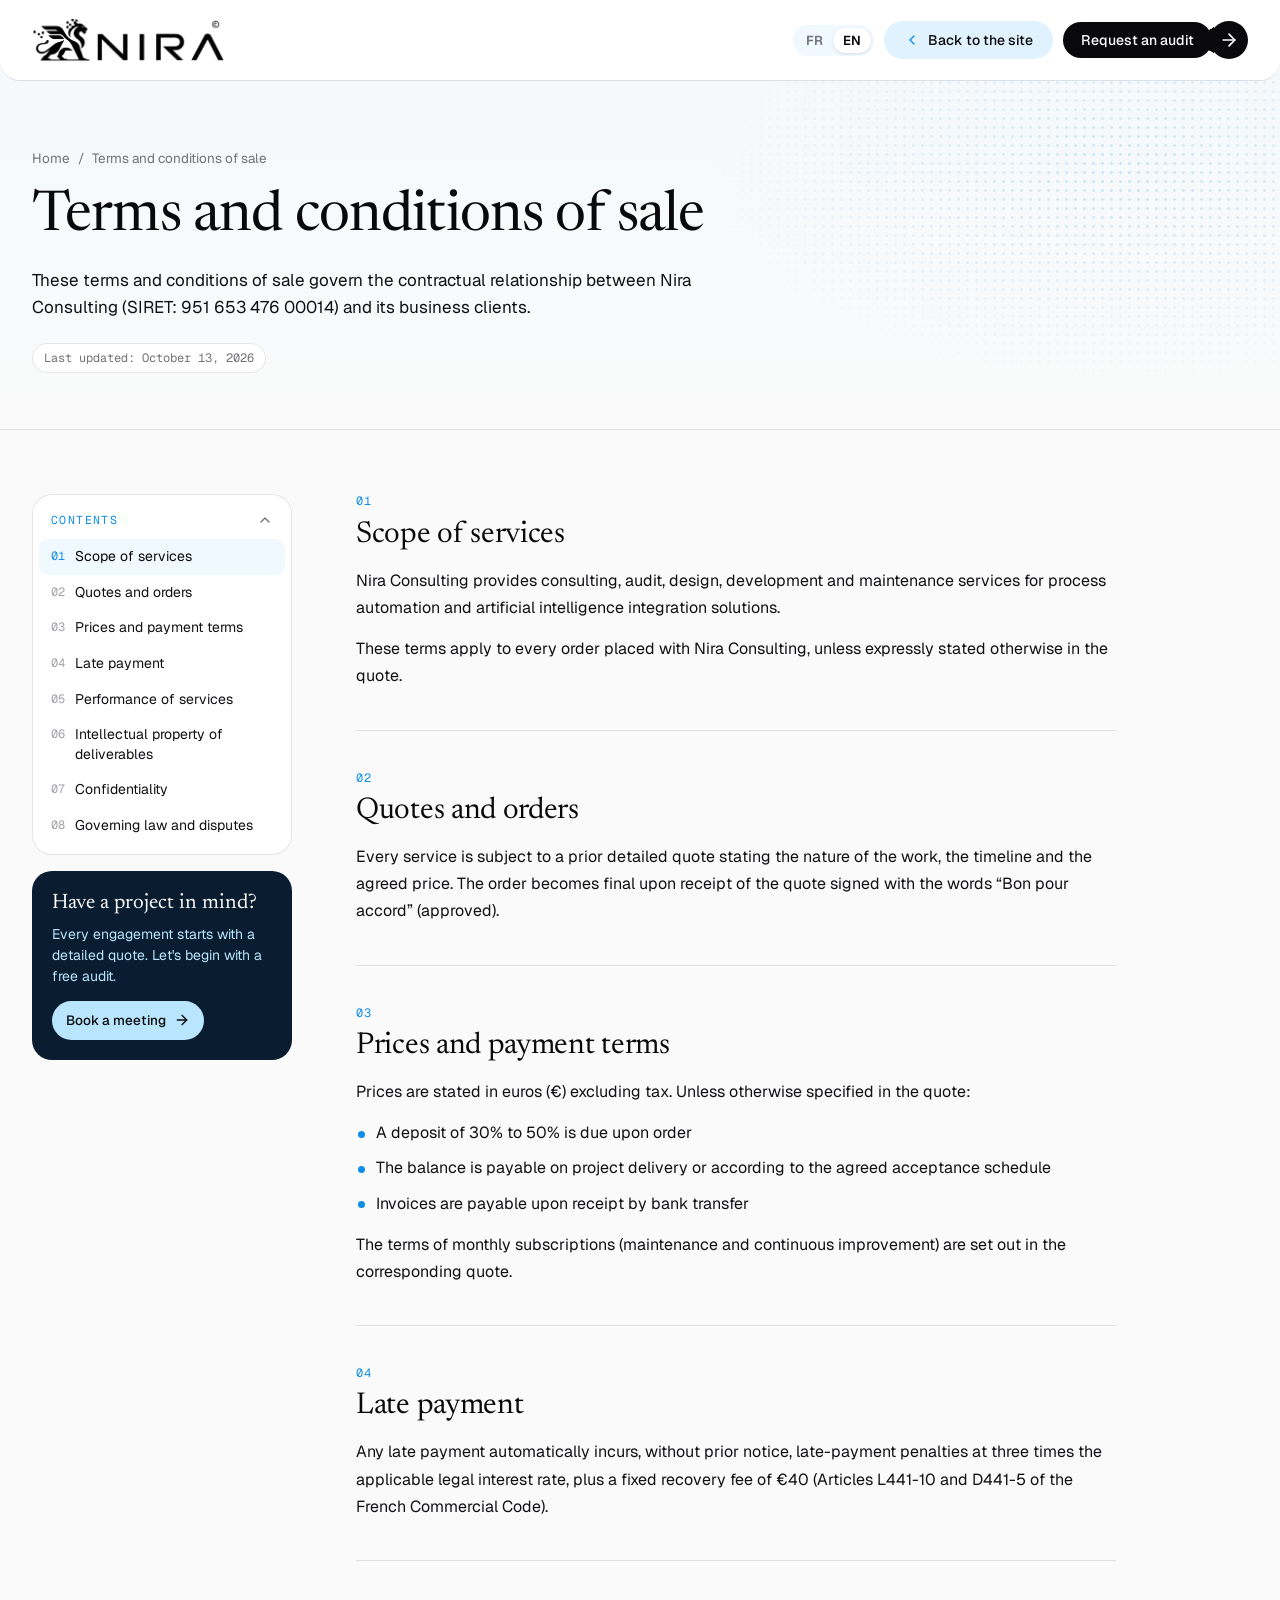
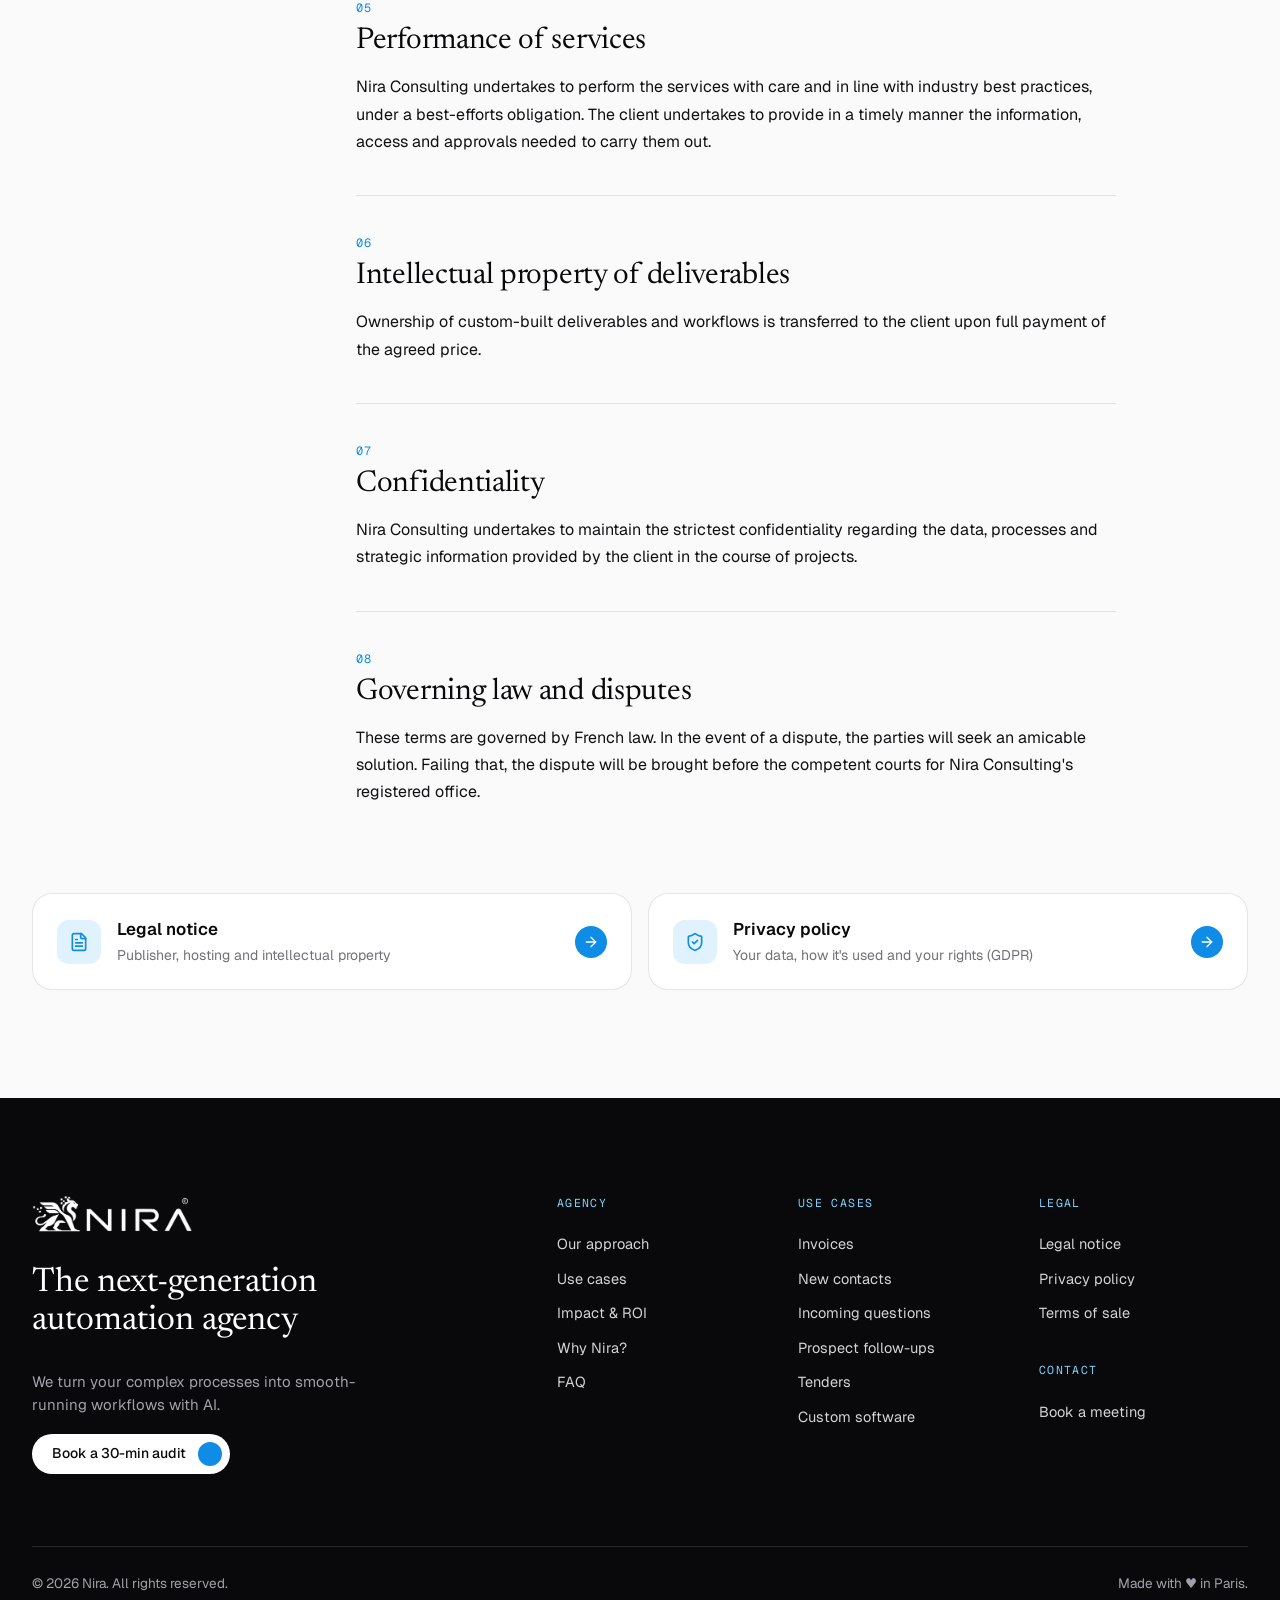
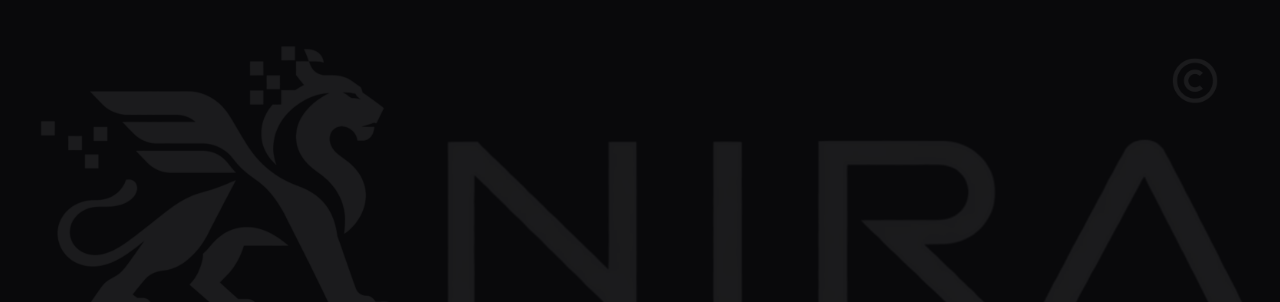
<file: cgv.html>
<!doctype html>
<html lang="fr">
<head>
  <meta charset="utf-8" />
  <meta name="viewport" content="width=device-width, initial-scale=1" />
  <title>Conditions générales de vente | Nira Consulting</title>
  <meta name="description" content="Conditions générales de vente des prestations de conseil, d’audit et d’automatisation de Nira Consulting." />
  <meta property="og:title" content="Conditions générales de vente | Nira Consulting" />
  <meta property="og:site_name" content="Nira Consulting" />
  <meta property="og:locale" content="fr_FR" />
  <meta name="theme-color" content="#ffffff" />
  <link rel="icon" href="favicon.ico" sizes="48x48" />
  <link rel="icon" href="assets/favicon-32.png" type="image/png" sizes="32x32" />
  <link rel="apple-touch-icon" href="assets/apple-touch-icon.png" />
  <link rel="preconnect" href="https://fonts.googleapis.com" />
  <link rel="preconnect" href="https://fonts.gstatic.com" crossorigin />
  <link href="https://fonts.googleapis.com/css2?family=Geist:wght@400;500;600;700&family=Geist+Mono:wght@400;500&family=Newsreader:opsz,wght@6..72,400;6..72,500&display=swap" rel="stylesheet" />
  <link rel="stylesheet" href="css/style.css?v=49" />
  <script src="js/i18n.js?v=2"></script>
</head>
<body>

<svg width="0" height="0" style="position:absolute" aria-hidden="true">
  <defs>
    <symbol id="i-arrow" viewBox="0 0 24 24"><path d="M5 12h14"/><path d="m12 5 7 7-7 7"/></symbol>
    <symbol id="i-play" viewBox="0 0 24 24"><polygon points="7 4 20 12 7 20 7 4" fill="currentColor"/></symbol>
    <symbol id="i-check" viewBox="0 0 24 24"><path d="M20 6 9 17l-5-5"/></symbol>
    <symbol id="i-zap" viewBox="0 0 24 24"><path d="M4 14a1 1 0 0 1-.78-1.63l9.9-10.2a.5.5 0 0 1 .86.46l-1.92 6.02A1 1 0 0 0 13 10h7a1 1 0 0 1 .78 1.63l-9.9 10.2a.5.5 0 0 1-.86-.46l1.92-6.02A1 1 0 0 0 11 14z"/></symbol>
    <symbol id="i-shield" viewBox="0 0 24 24"><path d="M20 13c0 5-3.5 7.5-7.66 8.95a1 1 0 0 1-.67-.01C7.5 20.5 4 18 4 13V6a1 1 0 0 1 1-1c2 0 4.5-1.2 6.24-2.72a1.17 1.17 0 0 1 1.52 0C14.51 3.81 17 5 19 5a1 1 0 0 1 1 1z"/><path d="m9 12 2 2 4-4"/></symbol>
    <symbol id="i-chart" viewBox="0 0 24 24"><path d="M3 3v18h18"/><path d="m19 9-5 5-4-4-3 3"/></symbol>
    <symbol id="i-mail" viewBox="0 0 24 24"><rect width="20" height="16" x="2" y="4" rx="2"/><path d="m22 7-8.97 5.7a1.94 1.94 0 0 1-2.06 0L2 7"/></symbol>
    <symbol id="i-sparkles" viewBox="0 0 24 24"><path d="M9.937 15.5A2 2 0 0 0 8.5 14.063l-6.135-1.582a.5.5 0 0 1 0-.962L8.5 9.936A2 2 0 0 0 9.937 8.5l1.582-6.135a.5.5 0 0 1 .963 0L14.063 8.5A2 2 0 0 0 15.5 9.937l6.135 1.581a.5.5 0 0 1 0 .964L15.5 14.063a2 2 0 0 0-1.437 1.437l-1.582 6.135a.5.5 0 0 1-.963 0z"/></symbol>
    <symbol id="i-database" viewBox="0 0 24 24"><ellipse cx="12" cy="5" rx="9" ry="3"/><path d="M3 5V19A9 3 0 0 0 21 19V5"/><path d="M3 12A9 3 0 0 0 21 12"/></symbol>
    <symbol id="i-users" viewBox="0 0 24 24"><path d="M16 21v-2a4 4 0 0 0-4-4H6a4 4 0 0 0-4 4v2"/><circle cx="9" cy="7" r="4"/><path d="M22 21v-2a4 4 0 0 0-3-3.87"/><path d="M16 3.13a4 4 0 0 1 0 7.75"/></symbol>
    <symbol id="i-file" viewBox="0 0 24 24"><path d="M15 2H6a2 2 0 0 0-2 2v16a2 2 0 0 0 2 2h12a2 2 0 0 0 2-2V7Z"/><path d="M14 2v4a2 2 0 0 0 2 2h4"/><path d="M10 9H8"/><path d="M16 13H8"/><path d="M16 17H8"/></symbol>
    <symbol id="i-headset" viewBox="0 0 24 24"><path d="M3 11h3a2 2 0 0 1 2 2v3a2 2 0 0 1-2 2H5a2 2 0 0 1-2-2v-5Zm0 0a9 9 0 1 1 18 0m0 0v5a2 2 0 0 1-2 2h-1a2 2 0 0 1-2-2v-3a2 2 0 0 1 2-2h3Z"/><path d="M21 16v2a4 4 0 0 1-4 4h-5"/></symbol>
    <symbol id="i-workflow" viewBox="0 0 24 24"><rect width="8" height="8" x="3" y="3" rx="2"/><path d="M7 11v4a2 2 0 0 0 2 2h4"/><rect width="8" height="8" x="13" y="13" rx="2"/></symbol>
    <symbol id="i-bars" viewBox="0 0 24 24"><path d="M3 3v18h18"/><path d="M18 17V9"/><path d="M13 17V5"/><path d="M8 17v-3"/></symbol>
    <symbol id="i-link" viewBox="0 0 24 24"><path d="M10 13a5 5 0 0 0 7.54.54l3-3a5 5 0 0 0-7.07-7.07l-1.72 1.71"/><path d="M14 11a5 5 0 0 0-7.54-.54l-3 3a5 5 0 0 0 7.07 7.07l1.71-1.71"/></symbol>
    <symbol id="i-bell" viewBox="0 0 24 24"><path d="M6 8a6 6 0 0 1 12 0c0 7 3 9 3 9H3s3-2 3-9"/><path d="M10.3 21a1.94 1.94 0 0 0 3.4 0"/></symbol>
    <symbol id="i-plus" viewBox="0 0 24 24"><path d="M5 12h14"/><path d="M12 5v14"/></symbol>
    <symbol id="i-minus" viewBox="0 0 24 24"><path d="M5 12h14"/></symbol>
    <symbol id="i-globe" viewBox="0 0 24 24"><circle cx="12" cy="12" r="10"/><path d="M12 2a14.5 14.5 0 0 0 0 20 14.5 14.5 0 0 0 0-20"/><path d="M2 12h20"/></symbol>
    <symbol id="i-down" viewBox="0 0 24 24"><path d="m6 9 6 6 6-6"/></symbol>
    <symbol id="i-left" viewBox="0 0 24 24"><path d="m15 18-6-6 6-6"/></symbol>
    <symbol id="i-right" viewBox="0 0 24 24"><path d="m9 18 6-6-6-6"/></symbol>
    <symbol id="i-menu" viewBox="0 0 24 24"><path d="M4 7h16M4 12h16M4 17h16"/></symbol>
    <symbol id="i-close" viewBox="0 0 24 24"><path d="M18 6 6 18M6 6l12 12"/></symbol>
    <symbol id="i-clock" viewBox="0 0 24 24"><circle cx="12" cy="12" r="10"/><path d="M12 6v6l4 2"/></symbol>
    <symbol id="i-lock" viewBox="0 0 24 24"><rect width="18" height="11" x="3" y="11" rx="2"/><path d="M7 11V7a5 5 0 0 1 10 0v4"/></symbol>
    <symbol id="i-search" viewBox="0 0 24 24"><circle cx="11" cy="11" r="8"/><path d="m21 21-4.3-4.3"/></symbol>
    <symbol id="i-target" viewBox="0 0 24 24"><circle cx="12" cy="12" r="10"/><circle cx="12" cy="12" r="6"/><circle cx="12" cy="12" r="2"/></symbol>
    <symbol id="i-cpu" viewBox="0 0 24 24"><rect width="16" height="16" x="4" y="4" rx="2"/><rect width="6" height="6" x="9" y="9" rx="1"/><path d="M15 2v2M15 20v2M2 15h2M2 9h2M20 15h2M20 9h2M9 2v2M9 20v2"/></symbol>
    <symbol id="i-activity" viewBox="0 0 24 24"><path d="M22 12h-4l-3 9L9 3l-3 9H2"/></symbol>
    <symbol id="i-calendar" viewBox="0 0 24 24"><rect width="18" height="18" x="3" y="4" rx="2"/><path d="M16 2v4M8 2v4M3 10h18"/></symbol>
    <symbol id="i-refresh" viewBox="0 0 24 24"><path d="M3 12a9 9 0 0 1 9-9 9.75 9.75 0 0 1 6.74 2.74L21 8"/><path d="M21 3v5h-5"/><path d="M21 12a9 9 0 0 1-9 9 9.75 9.75 0 0 1-6.74-2.74L3 16"/><path d="M8 16H3v5"/></symbol>
    <symbol id="i-quote" viewBox="0 0 24 24"><path d="M3 21c3 0 7-1 7-8V5c0-1.25-.756-2.017-2-2H4c-1.25 0-2 .75-2 1.972V11c0 1.25.75 2 2 2 1 0 1 0 1 1v1c0 1-1 2-2 2s-1 .008-1 1.031V20c0 1 0 1 1 1z"/><path d="M15 21c3 0 7-1 7-8V5c0-1.25-.757-2.017-2-2h-4c-1.25 0-2 .75-2 1.972V11c0 1.25.75 2 2 2h.75c0 2.25.25 4-2.75 4v3c0 1 0 1 1 1z"/></symbol>
    <symbol id="i-linkedin" viewBox="0 0 24 24"><path fill="currentColor" stroke="none" d="M20.45 20.45h-3.55v-5.57c0-1.33-.03-3.04-1.85-3.04-1.85 0-2.14 1.45-2.14 2.94v5.67H9.35V9h3.41v1.56h.05c.48-.9 1.64-1.85 3.37-1.85 3.6 0 4.27 2.37 4.27 5.46v6.28zM5.34 7.43a2.06 2.06 0 1 1 0-4.12 2.06 2.06 0 0 1 0 4.12zM7.12 20.45H3.56V9h3.56v11.45z"/></symbol>
    <symbol id="i-x" viewBox="0 0 24 24"><path fill="currentColor" stroke="none" d="M18.9 2H22l-6.8 7.8L23 22h-6.2l-4.8-6.3L6.4 22H3.3l7.3-8.3L1 2h6.3l4.4 5.8zm-1.1 18h1.7L6.3 3.9H4.5z"/></symbol>
  </defs>
</svg>

<a class="skip" href="#main">Aller au contenu</a>

<header class="nav" id="nav">
  <div class="container nav__inner">
    <a class="logo" href="index.html" aria-label="Nira, accueil">
      <img src="assets/logo.png?v=2" alt="Nira" class="logo__img" height="48" />
    </a>
    <div class="nav__actions">
      <a class="pill pill--soft nav__back" href="index.html"><svg class="ic ic--sm"><use href="#i-left"/></svg> Retour au site</a>
      <a class="btn btn--sm" href="https://calendly.com/valentino-nira-ia/30min" target="_blank" rel="noopener"><span class="btn__label">Demander un audit</span><span class="btn__arrow"><svg class="ic"><use href="#i-arrow"/></svg></span></a>
    </div>
  </div>
</header>

<main id="main">

<section class="legal__hero">
  <div class="legal__field" aria-hidden="true"></div>
  <div class="container legal__head">
    <nav class="legal__crumbs" aria-label="Fil d'Ariane"><a href="index.html">Accueil</a><span aria-hidden="true">/</span><span aria-current="page">Conditions générales de vente</span></nav>
    <h1 class="h2">Conditions générales de vente</h1>
    <p class="legal__intro">Les présentes conditions générales de vente (CGV) régissent les relations contractuelles entre Nira Consulting (SIRET : 951 653 476 00014) et ses clients professionnels.</p>
    <p class="legal__updated">Dernière mise à jour : 13 octobre 2026</p>
  </div>
</section>

<div class="container legal__layout">
  <aside class="legal__aside">
    <details class="legal__toc">
      <summary>Sommaire <svg class="ic ic--sm"><use href="#i-down"/></svg></summary>
      <nav aria-label="Sommaire">
        <ol>
          <li><a href="#objet">Objet des prestations</a></li>
          <li><a href="#devis">Devis et commandes</a></li>
          <li><a href="#tarifs">Tarifs et modalités de paiement</a></li>
          <li><a href="#retard">Retard de paiement</a></li>
          <li><a href="#execution">Exécution des prestations</a></li>
          <li><a href="#propriete">Propriété intellectuelle des livrables</a></li>
          <li><a href="#confidentialite">Confidentialité</a></li>
          <li><a href="#litiges">Droit applicable et litiges</a></li>
        </ol>
      </nav>
    </details>
    <div class="legal__help">
      <strong>Un projet en tête ?</strong>
      <p>Chaque prestation commence par un devis détaillé. Démarrons par un audit gratuit.</p>
      <a href="https://calendly.com/valentino-nira-ia/30min" target="_blank" rel="noopener">Prendre rendez-vous <svg class="ic ic--sm"><use href="#i-arrow"/></svg></a>
    </div>
  </aside>
  <article class="legal__body">
      <section id="objet" aria-labelledby="objet-t">
        <h2 id="objet-t">Objet des prestations</h2>
<p>Nira Consulting propose des prestations de conseil, d’audit, de conception, de développement et de maintenance de solutions d’automatisation des processus et d’intégration d’intelligence artificielle.</p>
        <p>Les présentes CGV s’appliquent à toute commande passée auprès de Nira Consulting, sauf dérogation expresse prévue au devis.</p>
      </section>
      <section id="devis" aria-labelledby="devis-t">
        <h2 id="devis-t">Devis et commandes</h2>
<p>Toute prestation fait l’objet d’un devis préalable détaillé indiquant la nature des travaux, les délais d’exécution et le tarif convenu. La commande est définitive à compter de la réception du devis signé avec la mention « Bon pour accord ».</p>
      </section>
      <section id="tarifs" aria-labelledby="tarifs-t">
        <h2 id="tarifs-t">Tarifs et modalités de paiement</h2>
<p>Les prix sont stipulés en euros (€) hors taxes (HT). Sauf convention contraire précisée sur le devis :</p>
        <ul>
          <li>Un acompte de 30 % à 50 % est exigible à la commande</li>
          <li>Le solde est payable à la livraison du projet ou selon le calendrier de recette convenu</li>
          <li>Les factures sont payables à réception par virement bancaire</li>
        </ul>
        <p>Les conditions des abonnements mensuels (maintenance et évolution continue) sont précisées dans le devis correspondant.</p>
      </section>
      <section id="retard" aria-labelledby="retard-t">
        <h2 id="retard-t">Retard de paiement</h2>
<p>Tout retard de paiement entraîne de plein droit, sans qu’un rappel soit nécessaire, l’application de pénalités de retard au taux de trois fois le taux d’intérêt légal en vigueur, ainsi qu’une indemnité forfaitaire pour frais de recouvrement de 40 € (articles L441-10 et D441-5 du Code de commerce).</p>
      </section>
      <section id="execution" aria-labelledby="execution-t">
        <h2 id="execution-t">Exécution des prestations</h2>
<p>Nira Consulting s’engage à exécuter les prestations avec soin, dans le respect des règles de l’art, au titre d’une obligation de moyens. Le client s’engage à fournir dans les délais les informations, accès et validations nécessaires à leur bonne réalisation.</p>
      </section>
      <section id="propriete" aria-labelledby="propriete-t">
        <h2 id="propriete-t">Propriété intellectuelle des livrables</h2>
<p>La propriété des livrables et workflows développés sur mesure est transférée au client dès le paiement intégral du prix convenu.</p>
      </section>
      <section id="confidentialite" aria-labelledby="confidentialite-t">
        <h2 id="confidentialite-t">Confidentialité</h2>
<p>Nira Consulting s’engage à préserver la confidentialité la plus stricte concernant les données, processus et informations stratégiques transmis par le client dans le cadre des projets.</p>
      </section>
      <section id="litiges" aria-labelledby="litiges-t">
        <h2 id="litiges-t">Droit applicable et litiges</h2>
<p>Les présentes CGV sont soumises au droit français. En cas de différend, les parties s’efforceront de trouver une solution amiable. À défaut, le litige sera porté devant les tribunaux compétents du ressort du siège de Nira Consulting.</p>
      </section>
  </article>
</div>

<section class="container legal__others" aria-label="Autres documents légaux">
    <a class="legal__card" href="mentions-legales.html"><span class="legal__card-ic"><svg class="ic"><use href="#i-file"/></svg></span><span><strong>Mentions légales</strong><small>Éditeur, hébergement et propriété intellectuelle</small></span><span class="round"><svg class="ic ic--sm"><use href="#i-arrow"/></svg></span></a>
    <a class="legal__card" href="politique-de-confidentialite.html"><span class="legal__card-ic"><svg class="ic"><use href="#i-shield"/></svg></span><span><strong>Politique de confidentialité</strong><small>Vos données, leur usage et vos droits (RGPD)</small></span><span class="round"><svg class="ic ic--sm"><use href="#i-arrow"/></svg></span></a>
</section>

</main>

<footer class="footer">
  <div class="container">
    <div class="footer__grid">
      <div class="footer__brand">
        <a href="index.html" aria-label="Nira, accueil"><img src="assets/logo.png?v=2" alt="Nira" class="footer__logo-img" width="160" height="40" loading="lazy" /></a>
        <p class="footer__tag">L'agence d'automatisation nouvelle génération</p>
        <!-- Réseaux sociaux : masqués tant que les vraies URL ne sont pas renseignées (remplacer les href puis retirer "hidden") -->
        <div class="footer__social" hidden>
          <a href="https://www.linkedin.com/company/A-COMPLETER" target="_blank" rel="noopener" aria-label="LinkedIn"><svg class="ic"><use href="index.html#i-linkedin"/></svg></a>
          <a href="https://x.com/A-COMPLETER" target="_blank" rel="noopener" aria-label="Twitter / X"><svg class="ic"><use href="index.html#i-x"/></svg></a>
        </div>
        <p class="footer__pitch">Nous transformons vos processus complexes en workflows parfaitement huilés grâce à l'IA.</p>
        <a class="footer__cta" href="https://calendly.com/valentino-nira-ia/30min" target="_blank" rel="noopener">Réserver un audit de 30 min <span class="round round--xs"><svg class="ic ic--sm"><use href="index.html#i-arrow"/></svg></span></a>
      </div>
      <div class="footer__cols">
        <div><h4>Agence</h4><a href="index.html#approche">Notre approche</a><a href="index.html#cas-d-usage">Cas d'usage</a><a href="index.html#realisations">Impact &amp; ROI</a><a href="index.html#impact">Pourquoi Nira ?</a><a href="index.html#faq">FAQ</a></div>
        <div><h4>Cas d'usage</h4><a href="index.html#uc-factures">Factures</a><a href="index.html#uc-contacts">Nouveaux contacts</a><a href="index.html#uc-questions">Questions reçues</a><a href="index.html#uc-relances">Relances prospects</a><a href="index.html#uc-appels-offres">Appels d'offres</a><a href="index.html#uc-logiciel">Logiciel sur mesure</a></div>
        <div><h4>Légal</h4><a href="mentions-legales.html">Mentions légales</a><a href="politique-de-confidentialite.html">Politique de confidentialité</a><a href="cgv.html">CGV</a><h4 class="mt">Contact</h4><a href="https://calendly.com/valentino-nira-ia/30min" target="_blank" rel="noopener">Prendre rendez-vous</a></div>
      </div>
    </div>
    <div class="footer__bottom">
      <span>© <span id="year">2026</span> Nira. Tous droits réservés.</span>
      <span>Fait avec ♥ à Paris.</span>
    </div>
  </div>
  <div class="footer__watermark" aria-hidden="true"><img src="assets/logo.png?v=2" alt="" width="3168" height="792" loading="lazy" /></div>
</footer>

<script src="js/main.js?v=12" defer></script>
</body>
</html>
</file>
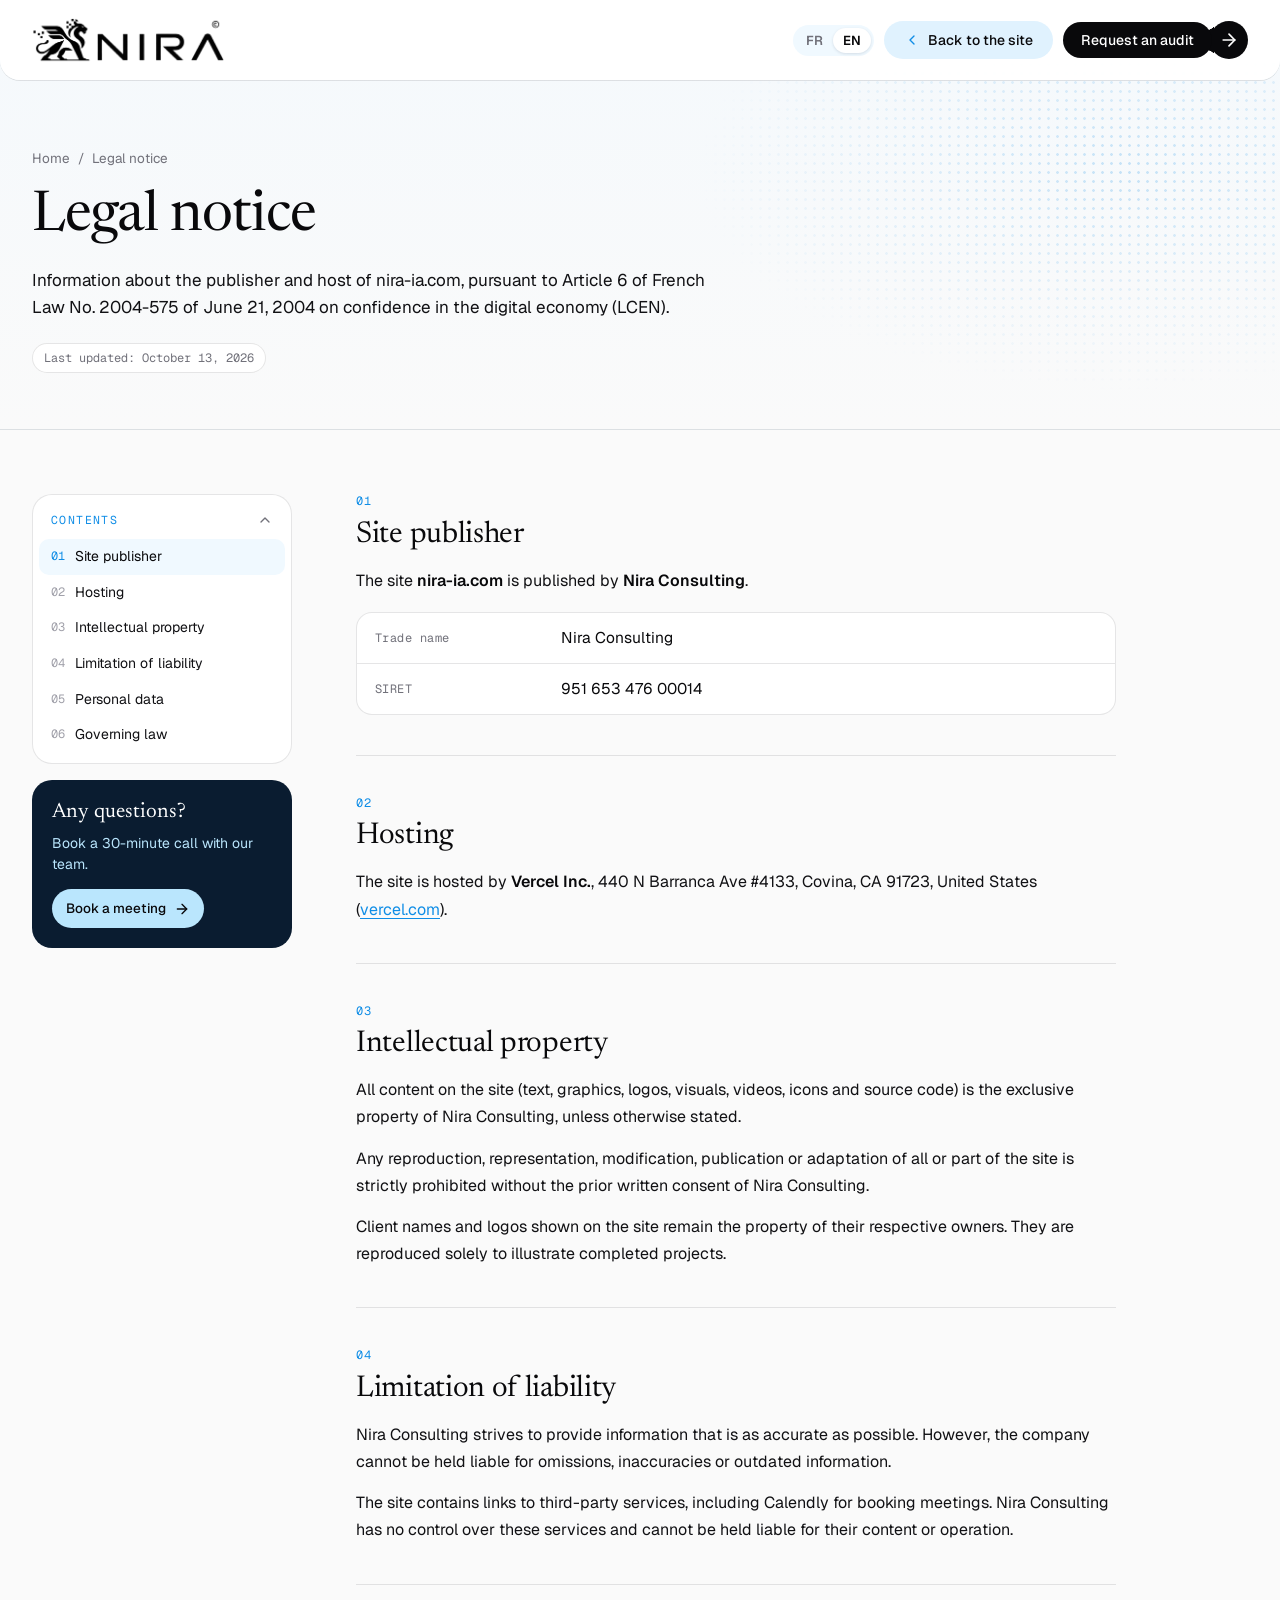
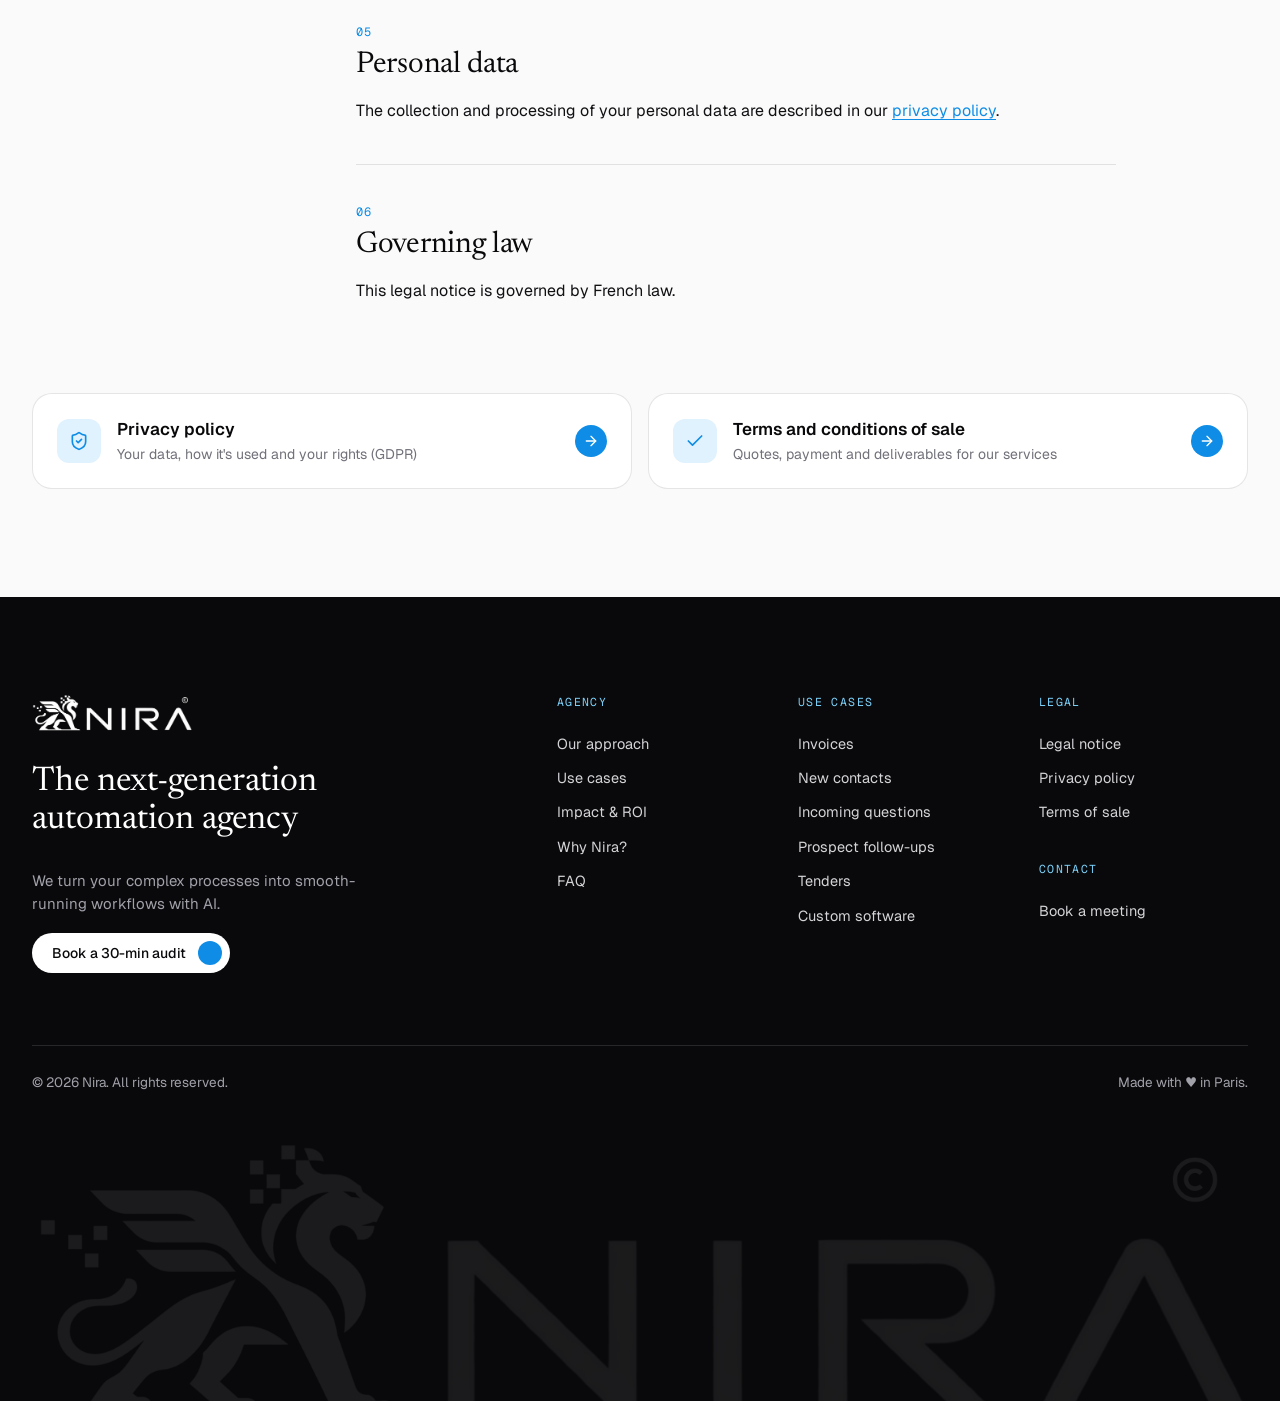
<file: mentions-legales.html>
<!doctype html>
<html lang="fr">
<head>
  <meta charset="utf-8" />
  <meta name="viewport" content="width=device-width, initial-scale=1" />
  <title>Mentions légales | Nira Consulting</title>
  <meta name="description" content="Mentions légales du site Nira Consulting : éditeur, hébergement, propriété intellectuelle et responsabilité." />
  <meta property="og:title" content="Mentions légales | Nira Consulting" />
  <meta property="og:site_name" content="Nira Consulting" />
  <meta property="og:locale" content="fr_FR" />
  <meta name="theme-color" content="#ffffff" />
  <link rel="icon" href="favicon.ico" sizes="48x48" />
  <link rel="icon" href="assets/favicon-32.png" type="image/png" sizes="32x32" />
  <link rel="apple-touch-icon" href="assets/apple-touch-icon.png" />
  <link rel="preconnect" href="https://fonts.googleapis.com" />
  <link rel="preconnect" href="https://fonts.gstatic.com" crossorigin />
  <link href="https://fonts.googleapis.com/css2?family=Geist:wght@400;500;600;700&family=Geist+Mono:wght@400;500&family=Newsreader:opsz,wght@6..72,400;6..72,500&display=swap" rel="stylesheet" />
  <link rel="stylesheet" href="css/style.css?v=49" />
  <script src="js/i18n.js?v=2"></script>
</head>
<body>

<svg width="0" height="0" style="position:absolute" aria-hidden="true">
  <defs>
    <symbol id="i-arrow" viewBox="0 0 24 24"><path d="M5 12h14"/><path d="m12 5 7 7-7 7"/></symbol>
    <symbol id="i-play" viewBox="0 0 24 24"><polygon points="7 4 20 12 7 20 7 4" fill="currentColor"/></symbol>
    <symbol id="i-check" viewBox="0 0 24 24"><path d="M20 6 9 17l-5-5"/></symbol>
    <symbol id="i-zap" viewBox="0 0 24 24"><path d="M4 14a1 1 0 0 1-.78-1.63l9.9-10.2a.5.5 0 0 1 .86.46l-1.92 6.02A1 1 0 0 0 13 10h7a1 1 0 0 1 .78 1.63l-9.9 10.2a.5.5 0 0 1-.86-.46l1.92-6.02A1 1 0 0 0 11 14z"/></symbol>
    <symbol id="i-shield" viewBox="0 0 24 24"><path d="M20 13c0 5-3.5 7.5-7.66 8.95a1 1 0 0 1-.67-.01C7.5 20.5 4 18 4 13V6a1 1 0 0 1 1-1c2 0 4.5-1.2 6.24-2.72a1.17 1.17 0 0 1 1.52 0C14.51 3.81 17 5 19 5a1 1 0 0 1 1 1z"/><path d="m9 12 2 2 4-4"/></symbol>
    <symbol id="i-chart" viewBox="0 0 24 24"><path d="M3 3v18h18"/><path d="m19 9-5 5-4-4-3 3"/></symbol>
    <symbol id="i-mail" viewBox="0 0 24 24"><rect width="20" height="16" x="2" y="4" rx="2"/><path d="m22 7-8.97 5.7a1.94 1.94 0 0 1-2.06 0L2 7"/></symbol>
    <symbol id="i-sparkles" viewBox="0 0 24 24"><path d="M9.937 15.5A2 2 0 0 0 8.5 14.063l-6.135-1.582a.5.5 0 0 1 0-.962L8.5 9.936A2 2 0 0 0 9.937 8.5l1.582-6.135a.5.5 0 0 1 .963 0L14.063 8.5A2 2 0 0 0 15.5 9.937l6.135 1.581a.5.5 0 0 1 0 .964L15.5 14.063a2 2 0 0 0-1.437 1.437l-1.582 6.135a.5.5 0 0 1-.963 0z"/></symbol>
    <symbol id="i-database" viewBox="0 0 24 24"><ellipse cx="12" cy="5" rx="9" ry="3"/><path d="M3 5V19A9 3 0 0 0 21 19V5"/><path d="M3 12A9 3 0 0 0 21 12"/></symbol>
    <symbol id="i-users" viewBox="0 0 24 24"><path d="M16 21v-2a4 4 0 0 0-4-4H6a4 4 0 0 0-4 4v2"/><circle cx="9" cy="7" r="4"/><path d="M22 21v-2a4 4 0 0 0-3-3.87"/><path d="M16 3.13a4 4 0 0 1 0 7.75"/></symbol>
    <symbol id="i-file" viewBox="0 0 24 24"><path d="M15 2H6a2 2 0 0 0-2 2v16a2 2 0 0 0 2 2h12a2 2 0 0 0 2-2V7Z"/><path d="M14 2v4a2 2 0 0 0 2 2h4"/><path d="M10 9H8"/><path d="M16 13H8"/><path d="M16 17H8"/></symbol>
    <symbol id="i-headset" viewBox="0 0 24 24"><path d="M3 11h3a2 2 0 0 1 2 2v3a2 2 0 0 1-2 2H5a2 2 0 0 1-2-2v-5Zm0 0a9 9 0 1 1 18 0m0 0v5a2 2 0 0 1-2 2h-1a2 2 0 0 1-2-2v-3a2 2 0 0 1 2-2h3Z"/><path d="M21 16v2a4 4 0 0 1-4 4h-5"/></symbol>
    <symbol id="i-workflow" viewBox="0 0 24 24"><rect width="8" height="8" x="3" y="3" rx="2"/><path d="M7 11v4a2 2 0 0 0 2 2h4"/><rect width="8" height="8" x="13" y="13" rx="2"/></symbol>
    <symbol id="i-bars" viewBox="0 0 24 24"><path d="M3 3v18h18"/><path d="M18 17V9"/><path d="M13 17V5"/><path d="M8 17v-3"/></symbol>
    <symbol id="i-link" viewBox="0 0 24 24"><path d="M10 13a5 5 0 0 0 7.54.54l3-3a5 5 0 0 0-7.07-7.07l-1.72 1.71"/><path d="M14 11a5 5 0 0 0-7.54-.54l-3 3a5 5 0 0 0 7.07 7.07l1.71-1.71"/></symbol>
    <symbol id="i-bell" viewBox="0 0 24 24"><path d="M6 8a6 6 0 0 1 12 0c0 7 3 9 3 9H3s3-2 3-9"/><path d="M10.3 21a1.94 1.94 0 0 0 3.4 0"/></symbol>
    <symbol id="i-plus" viewBox="0 0 24 24"><path d="M5 12h14"/><path d="M12 5v14"/></symbol>
    <symbol id="i-minus" viewBox="0 0 24 24"><path d="M5 12h14"/></symbol>
    <symbol id="i-globe" viewBox="0 0 24 24"><circle cx="12" cy="12" r="10"/><path d="M12 2a14.5 14.5 0 0 0 0 20 14.5 14.5 0 0 0 0-20"/><path d="M2 12h20"/></symbol>
    <symbol id="i-down" viewBox="0 0 24 24"><path d="m6 9 6 6 6-6"/></symbol>
    <symbol id="i-left" viewBox="0 0 24 24"><path d="m15 18-6-6 6-6"/></symbol>
    <symbol id="i-right" viewBox="0 0 24 24"><path d="m9 18 6-6-6-6"/></symbol>
    <symbol id="i-menu" viewBox="0 0 24 24"><path d="M4 7h16M4 12h16M4 17h16"/></symbol>
    <symbol id="i-close" viewBox="0 0 24 24"><path d="M18 6 6 18M6 6l12 12"/></symbol>
    <symbol id="i-clock" viewBox="0 0 24 24"><circle cx="12" cy="12" r="10"/><path d="M12 6v6l4 2"/></symbol>
    <symbol id="i-lock" viewBox="0 0 24 24"><rect width="18" height="11" x="3" y="11" rx="2"/><path d="M7 11V7a5 5 0 0 1 10 0v4"/></symbol>
    <symbol id="i-search" viewBox="0 0 24 24"><circle cx="11" cy="11" r="8"/><path d="m21 21-4.3-4.3"/></symbol>
    <symbol id="i-target" viewBox="0 0 24 24"><circle cx="12" cy="12" r="10"/><circle cx="12" cy="12" r="6"/><circle cx="12" cy="12" r="2"/></symbol>
    <symbol id="i-cpu" viewBox="0 0 24 24"><rect width="16" height="16" x="4" y="4" rx="2"/><rect width="6" height="6" x="9" y="9" rx="1"/><path d="M15 2v2M15 20v2M2 15h2M2 9h2M20 15h2M20 9h2M9 2v2M9 20v2"/></symbol>
    <symbol id="i-activity" viewBox="0 0 24 24"><path d="M22 12h-4l-3 9L9 3l-3 9H2"/></symbol>
    <symbol id="i-calendar" viewBox="0 0 24 24"><rect width="18" height="18" x="3" y="4" rx="2"/><path d="M16 2v4M8 2v4M3 10h18"/></symbol>
    <symbol id="i-refresh" viewBox="0 0 24 24"><path d="M3 12a9 9 0 0 1 9-9 9.75 9.75 0 0 1 6.74 2.74L21 8"/><path d="M21 3v5h-5"/><path d="M21 12a9 9 0 0 1-9 9 9.75 9.75 0 0 1-6.74-2.74L3 16"/><path d="M8 16H3v5"/></symbol>
    <symbol id="i-quote" viewBox="0 0 24 24"><path d="M3 21c3 0 7-1 7-8V5c0-1.25-.756-2.017-2-2H4c-1.25 0-2 .75-2 1.972V11c0 1.25.75 2 2 2 1 0 1 0 1 1v1c0 1-1 2-2 2s-1 .008-1 1.031V20c0 1 0 1 1 1z"/><path d="M15 21c3 0 7-1 7-8V5c0-1.25-.757-2.017-2-2h-4c-1.25 0-2 .75-2 1.972V11c0 1.25.75 2 2 2h.75c0 2.25.25 4-2.75 4v3c0 1 0 1 1 1z"/></symbol>
    <symbol id="i-linkedin" viewBox="0 0 24 24"><path fill="currentColor" stroke="none" d="M20.45 20.45h-3.55v-5.57c0-1.33-.03-3.04-1.85-3.04-1.85 0-2.14 1.45-2.14 2.94v5.67H9.35V9h3.41v1.56h.05c.48-.9 1.64-1.85 3.37-1.85 3.6 0 4.27 2.37 4.27 5.46v6.28zM5.34 7.43a2.06 2.06 0 1 1 0-4.12 2.06 2.06 0 0 1 0 4.12zM7.12 20.45H3.56V9h3.56v11.45z"/></symbol>
    <symbol id="i-x" viewBox="0 0 24 24"><path fill="currentColor" stroke="none" d="M18.9 2H22l-6.8 7.8L23 22h-6.2l-4.8-6.3L6.4 22H3.3l7.3-8.3L1 2h6.3l4.4 5.8zm-1.1 18h1.7L6.3 3.9H4.5z"/></symbol>
  </defs>
</svg>

<a class="skip" href="#main">Aller au contenu</a>

<header class="nav" id="nav">
  <div class="container nav__inner">
    <a class="logo" href="index.html" aria-label="Nira, accueil">
      <img src="assets/logo.png?v=2" alt="Nira" class="logo__img" height="48" />
    </a>
    <div class="nav__actions">
      <a class="pill pill--soft nav__back" href="index.html"><svg class="ic ic--sm"><use href="#i-left"/></svg> Retour au site</a>
      <a class="btn btn--sm" href="https://calendly.com/valentino-nira-ia/30min" target="_blank" rel="noopener"><span class="btn__label">Demander un audit</span><span class="btn__arrow"><svg class="ic"><use href="#i-arrow"/></svg></span></a>
    </div>
  </div>
</header>

<main id="main">

<section class="legal__hero">
  <div class="legal__field" aria-hidden="true"></div>
  <div class="container legal__head">
    <nav class="legal__crumbs" aria-label="Fil d'Ariane"><a href="index.html">Accueil</a><span aria-hidden="true">/</span><span aria-current="page">Mentions légales</span></nav>
    <h1 class="h2">Mentions légales</h1>
    <p class="legal__intro">Informations sur l’éditeur et l’hébergeur du site nira-ia.com, conformément à l’article 6 de la loi n° 2004-575 du 21 juin 2004 pour la confiance dans l’économie numérique (LCEN).</p>
    <p class="legal__updated">Dernière mise à jour : 13 octobre 2026</p>
  </div>
</section>

<div class="container legal__layout">
  <aside class="legal__aside">
    <details class="legal__toc">
      <summary>Sommaire <svg class="ic ic--sm"><use href="#i-down"/></svg></summary>
      <nav aria-label="Sommaire">
        <ol>
          <li><a href="#editeur">Éditeur du site</a></li>
          <li><a href="#hebergement">Hébergement</a></li>
          <li><a href="#propriete">Propriété intellectuelle</a></li>
          <li><a href="#responsabilite">Limitation de responsabilité</a></li>
          <li><a href="#donnees">Données personnelles</a></li>
          <li><a href="#droit">Droit applicable</a></li>
        </ol>
      </nav>
    </details>
    <div class="legal__help">
      <strong>Une question ?</strong>
      <p>Réservez un échange de 30 minutes avec notre équipe.</p>
      <a href="https://calendly.com/valentino-nira-ia/30min" target="_blank" rel="noopener">Prendre rendez-vous <svg class="ic ic--sm"><use href="#i-arrow"/></svg></a>
    </div>
  </aside>
  <article class="legal__body">
      <section id="editeur" aria-labelledby="editeur-t">
        <h2 id="editeur-t">Éditeur du site</h2>
<p>Le site <strong>nira-ia.com</strong> est édité par <strong>Nira Consulting</strong>.</p>
        <dl class="legal__dl">
          <div><dt>Nom commercial</dt><dd>Nira Consulting</dd></div>
          <div><dt>SIRET</dt><dd>951 653 476 00014</dd></div>
        </dl>
      </section>
      <section id="hebergement" aria-labelledby="hebergement-t">
        <h2 id="hebergement-t">Hébergement</h2>
<p>Le site est hébergé par <strong>Vercel Inc.</strong>, 440 N Barranca Ave #4133, Covina, CA 91723, États-Unis (<a href="https://vercel.com" target="_blank" rel="noopener">vercel.com</a>).</p>
      </section>
      <section id="propriete" aria-labelledby="propriete-t">
        <h2 id="propriete-t">Propriété intellectuelle</h2>
<p>L’ensemble des contenus présents sur le site (textes, graphismes, logos, éléments visuels, vidéos, icônes et code source) est la propriété exclusive de Nira Consulting, sauf mention contraire.</p>
        <p>Toute reproduction, représentation, modification, publication ou adaptation de tout ou partie des éléments du site est strictement interdite sans l’autorisation écrite préalable de Nira Consulting.</p>
        <p>Les noms et logos des clients présentés sur le site restent la propriété de leurs titulaires respectifs. Ils sont reproduits uniquement pour illustrer les projets réalisés.</p>
      </section>
      <section id="responsabilite" aria-labelledby="responsabilite-t">
        <h2 id="responsabilite-t">Limitation de responsabilité</h2>
<p>Nira Consulting s’efforce de fournir des informations aussi précises que possible. Toutefois, l’entreprise ne pourra être tenue responsable des omissions, inexactitudes et carences dans la mise à jour des informations.</p>
        <p>Le site contient des liens vers des services tiers, notamment Calendly pour la prise de rendez-vous. Nira Consulting n’exerce aucun contrôle sur ces services et ne peut être tenue responsable de leur contenu ou de leur fonctionnement.</p>
      </section>
      <section id="donnees" aria-labelledby="donnees-t">
        <h2 id="donnees-t">Données personnelles</h2>
<p>La collecte et le traitement de vos données personnelles sont détaillés dans notre <a href="politique-de-confidentialite.html">politique de confidentialité</a>.</p>
      </section>
      <section id="droit" aria-labelledby="droit-t">
        <h2 id="droit-t">Droit applicable</h2>
<p>Les présentes mentions légales sont régies par le droit français.</p>
      </section>
  </article>
</div>

<section class="container legal__others" aria-label="Autres documents légaux">
    <a class="legal__card" href="politique-de-confidentialite.html"><span class="legal__card-ic"><svg class="ic"><use href="#i-shield"/></svg></span><span><strong>Politique de confidentialité</strong><small>Vos données, leur usage et vos droits (RGPD)</small></span><span class="round"><svg class="ic ic--sm"><use href="#i-arrow"/></svg></span></a>
    <a class="legal__card" href="cgv.html"><span class="legal__card-ic"><svg class="ic"><use href="#i-check"/></svg></span><span><strong>Conditions générales de vente</strong><small>Devis, paiement et livrables de nos prestations</small></span><span class="round"><svg class="ic ic--sm"><use href="#i-arrow"/></svg></span></a>
</section>

</main>

<footer class="footer">
  <div class="container">
    <div class="footer__grid">
      <div class="footer__brand">
        <a href="index.html" aria-label="Nira, accueil"><img src="assets/logo.png?v=2" alt="Nira" class="footer__logo-img" width="160" height="40" loading="lazy" /></a>
        <p class="footer__tag">L'agence d'automatisation nouvelle génération</p>
        <!-- Réseaux sociaux : masqués tant que les vraies URL ne sont pas renseignées (remplacer les href puis retirer "hidden") -->
        <div class="footer__social" hidden>
          <a href="https://www.linkedin.com/company/A-COMPLETER" target="_blank" rel="noopener" aria-label="LinkedIn"><svg class="ic"><use href="index.html#i-linkedin"/></svg></a>
          <a href="https://x.com/A-COMPLETER" target="_blank" rel="noopener" aria-label="Twitter / X"><svg class="ic"><use href="index.html#i-x"/></svg></a>
        </div>
        <p class="footer__pitch">Nous transformons vos processus complexes en workflows parfaitement huilés grâce à l'IA.</p>
        <a class="footer__cta" href="https://calendly.com/valentino-nira-ia/30min" target="_blank" rel="noopener">Réserver un audit de 30 min <span class="round round--xs"><svg class="ic ic--sm"><use href="index.html#i-arrow"/></svg></span></a>
      </div>
      <div class="footer__cols">
        <div><h4>Agence</h4><a href="index.html#approche">Notre approche</a><a href="index.html#cas-d-usage">Cas d'usage</a><a href="index.html#realisations">Impact &amp; ROI</a><a href="index.html#impact">Pourquoi Nira ?</a><a href="index.html#faq">FAQ</a></div>
        <div><h4>Cas d'usage</h4><a href="index.html#uc-factures">Factures</a><a href="index.html#uc-contacts">Nouveaux contacts</a><a href="index.html#uc-questions">Questions reçues</a><a href="index.html#uc-relances">Relances prospects</a><a href="index.html#uc-appels-offres">Appels d'offres</a><a href="index.html#uc-logiciel">Logiciel sur mesure</a></div>
        <div><h4>Légal</h4><a href="mentions-legales.html">Mentions légales</a><a href="politique-de-confidentialite.html">Politique de confidentialité</a><a href="cgv.html">CGV</a><h4 class="mt">Contact</h4><a href="https://calendly.com/valentino-nira-ia/30min" target="_blank" rel="noopener">Prendre rendez-vous</a></div>
      </div>
    </div>
    <div class="footer__bottom">
      <span>© <span id="year">2026</span> Nira. Tous droits réservés.</span>
      <span>Fait avec ♥ à Paris.</span>
    </div>
  </div>
  <div class="footer__watermark" aria-hidden="true"><img src="assets/logo.png?v=2" alt="" width="3168" height="792" loading="lazy" /></div>
</footer>

<script src="js/main.js?v=12" defer></script>
</body>
</html>
</file>
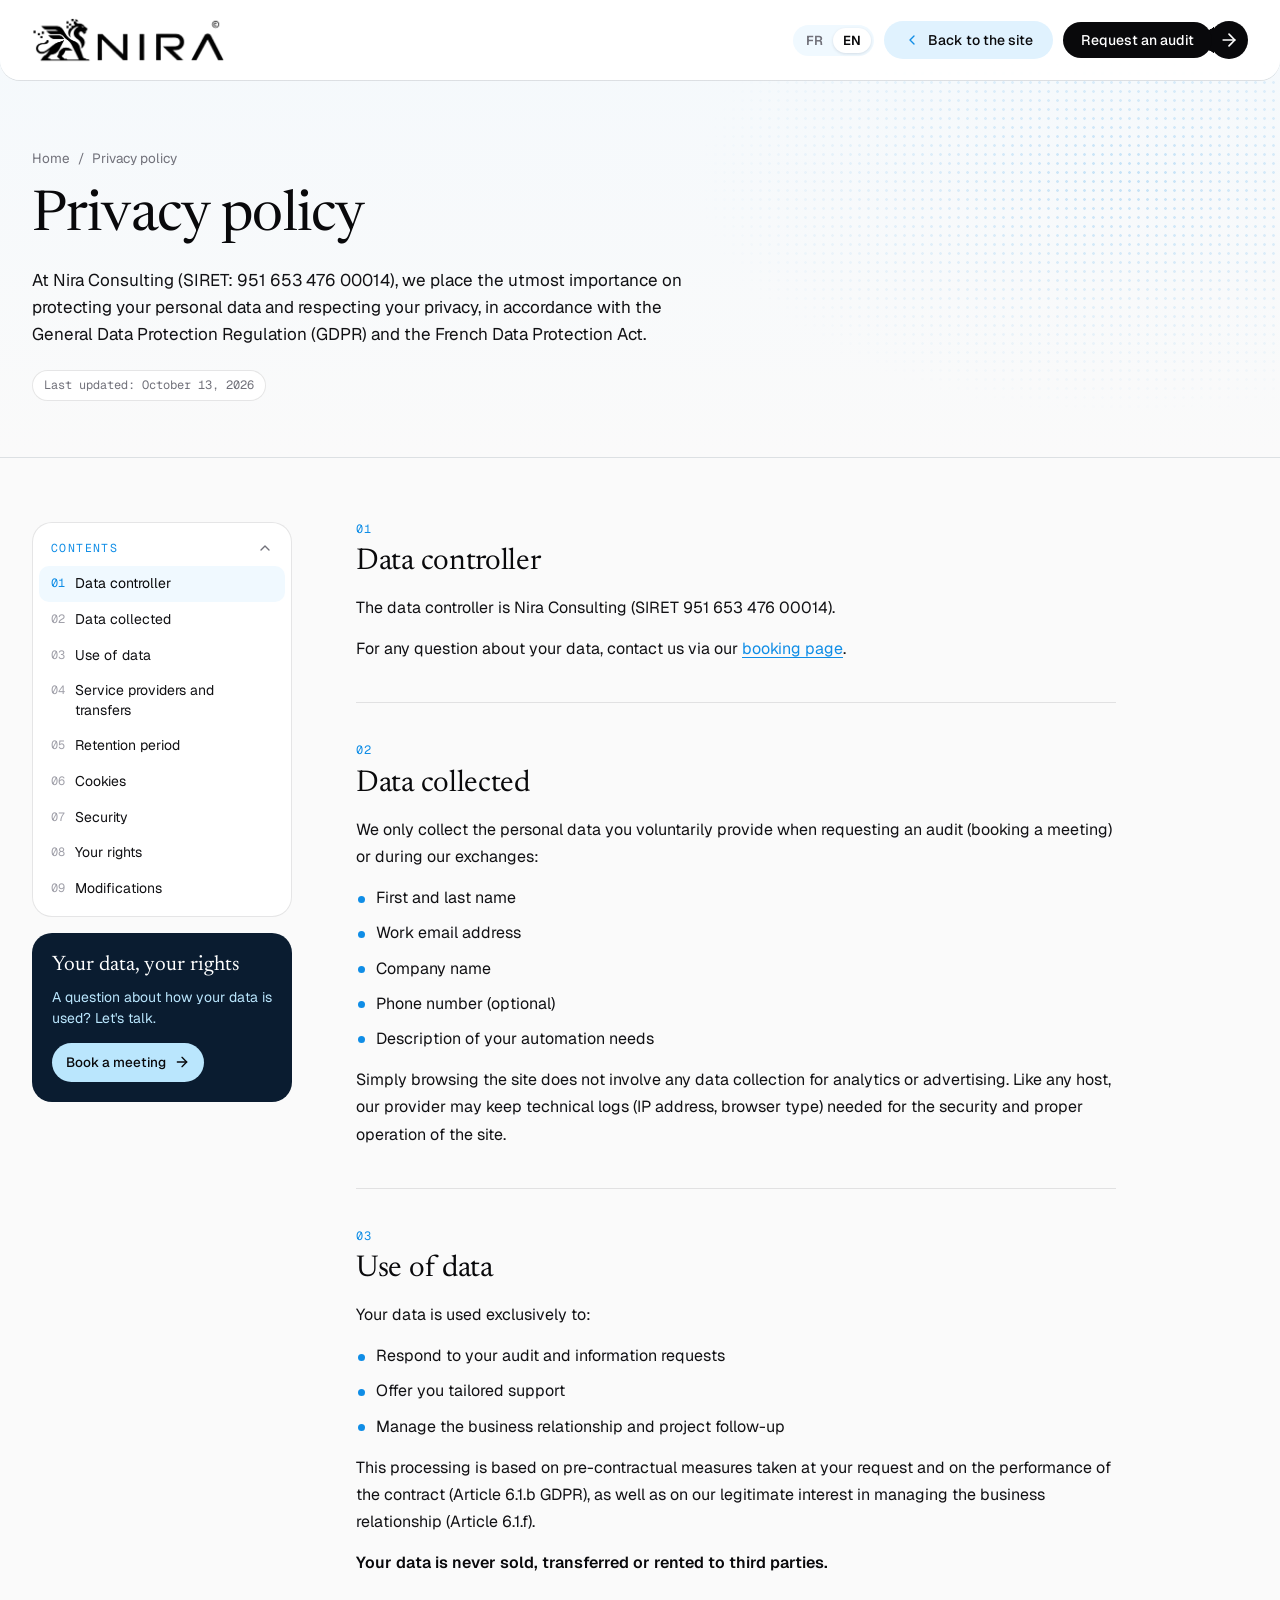
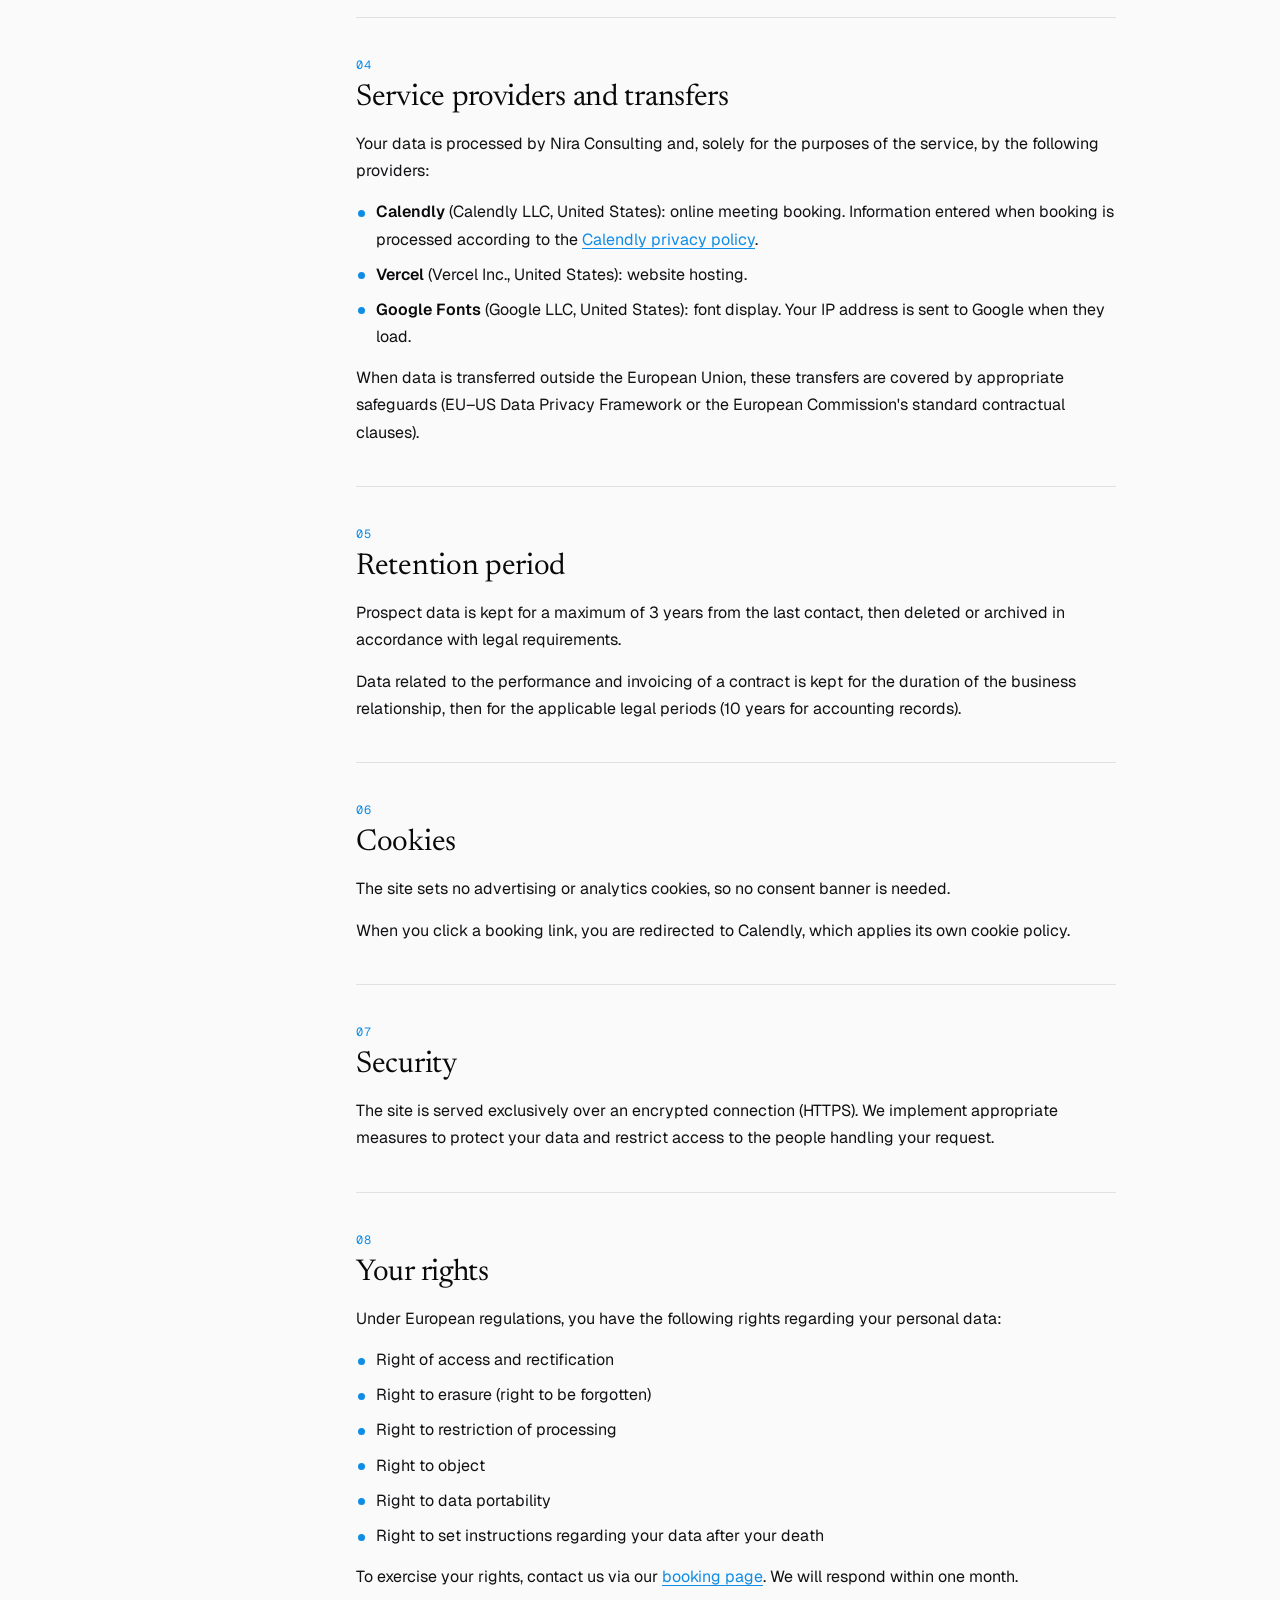
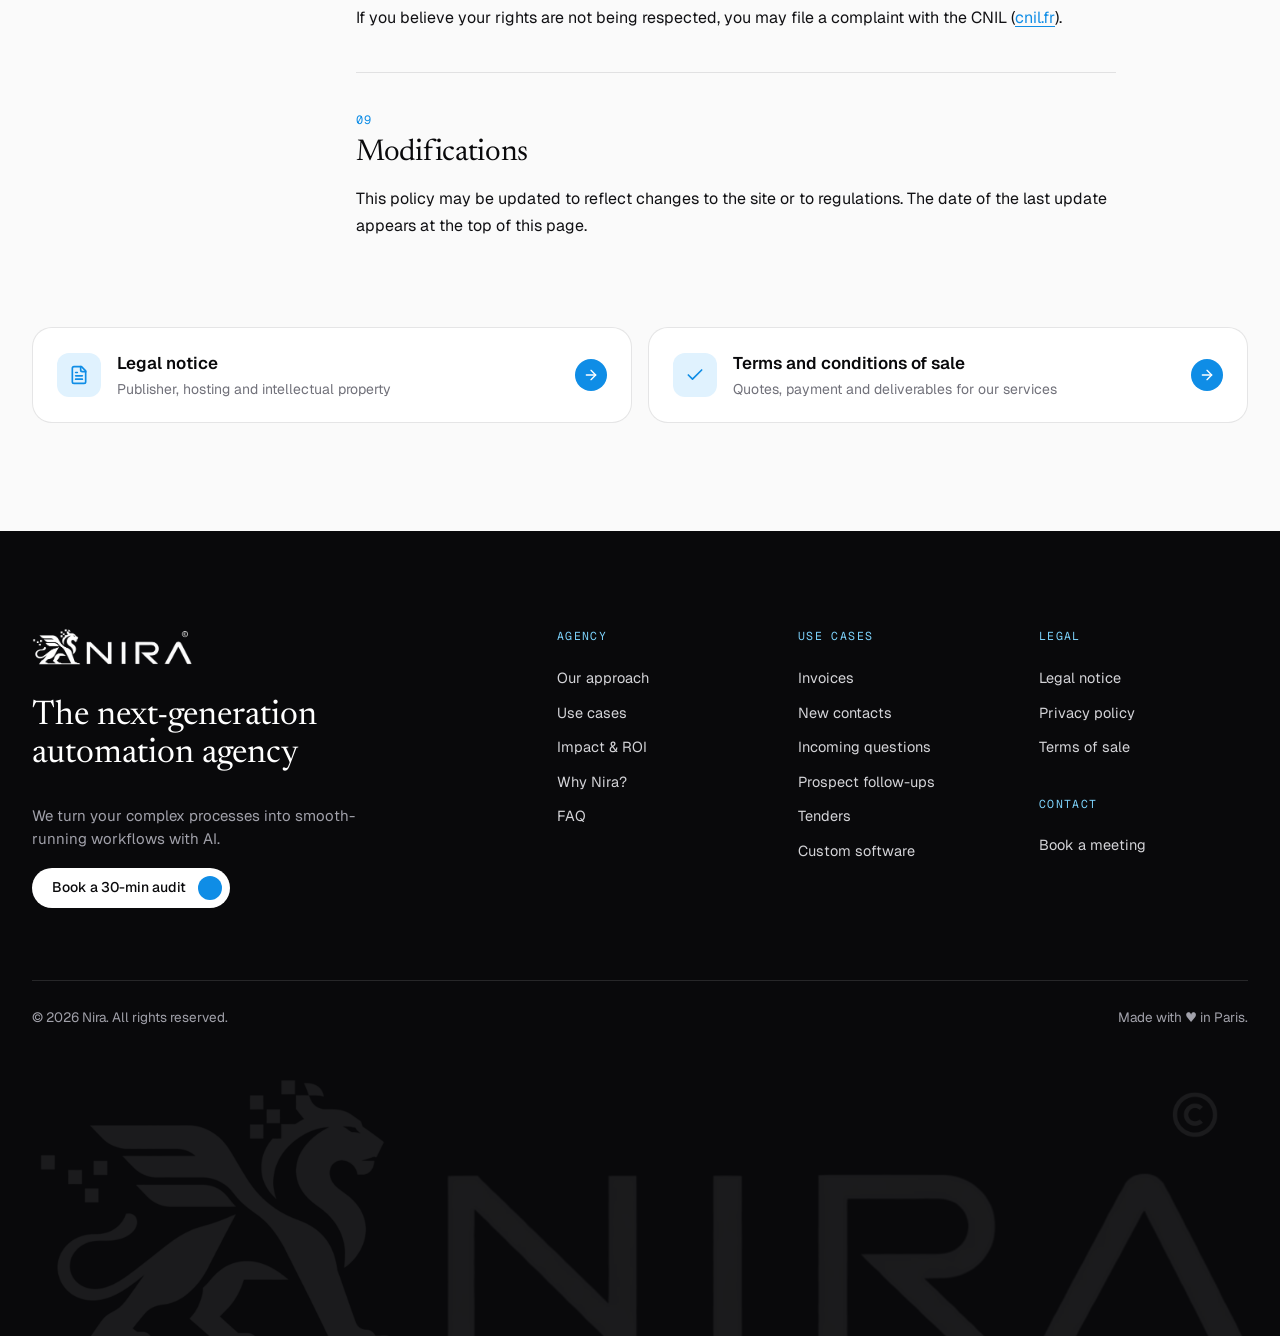
<file: politique-de-confidentialite.html>
<!doctype html>
<html lang="fr">
<head>
  <meta charset="utf-8" />
  <meta name="viewport" content="width=device-width, initial-scale=1" />
  <title>Politique de confidentialité | Nira Consulting</title>
  <meta name="description" content="Comment Nira Consulting collecte, utilise et protège vos données personnelles, et comment exercer vos droits (RGPD)." />
  <meta property="og:title" content="Politique de confidentialité | Nira Consulting" />
  <meta property="og:site_name" content="Nira Consulting" />
  <meta property="og:locale" content="fr_FR" />
  <meta name="theme-color" content="#ffffff" />
  <link rel="icon" href="favicon.ico" sizes="48x48" />
  <link rel="icon" href="assets/favicon-32.png" type="image/png" sizes="32x32" />
  <link rel="apple-touch-icon" href="assets/apple-touch-icon.png" />
  <link rel="preconnect" href="https://fonts.googleapis.com" />
  <link rel="preconnect" href="https://fonts.gstatic.com" crossorigin />
  <link href="https://fonts.googleapis.com/css2?family=Geist:wght@400;500;600;700&family=Geist+Mono:wght@400;500&family=Newsreader:opsz,wght@6..72,400;6..72,500&display=swap" rel="stylesheet" />
  <link rel="stylesheet" href="css/style.css?v=49" />
  <script src="js/i18n.js?v=2"></script>
</head>
<body>

<svg width="0" height="0" style="position:absolute" aria-hidden="true">
  <defs>
    <symbol id="i-arrow" viewBox="0 0 24 24"><path d="M5 12h14"/><path d="m12 5 7 7-7 7"/></symbol>
    <symbol id="i-play" viewBox="0 0 24 24"><polygon points="7 4 20 12 7 20 7 4" fill="currentColor"/></symbol>
    <symbol id="i-check" viewBox="0 0 24 24"><path d="M20 6 9 17l-5-5"/></symbol>
    <symbol id="i-zap" viewBox="0 0 24 24"><path d="M4 14a1 1 0 0 1-.78-1.63l9.9-10.2a.5.5 0 0 1 .86.46l-1.92 6.02A1 1 0 0 0 13 10h7a1 1 0 0 1 .78 1.63l-9.9 10.2a.5.5 0 0 1-.86-.46l1.92-6.02A1 1 0 0 0 11 14z"/></symbol>
    <symbol id="i-shield" viewBox="0 0 24 24"><path d="M20 13c0 5-3.5 7.5-7.66 8.95a1 1 0 0 1-.67-.01C7.5 20.5 4 18 4 13V6a1 1 0 0 1 1-1c2 0 4.5-1.2 6.24-2.72a1.17 1.17 0 0 1 1.52 0C14.51 3.81 17 5 19 5a1 1 0 0 1 1 1z"/><path d="m9 12 2 2 4-4"/></symbol>
    <symbol id="i-chart" viewBox="0 0 24 24"><path d="M3 3v18h18"/><path d="m19 9-5 5-4-4-3 3"/></symbol>
    <symbol id="i-mail" viewBox="0 0 24 24"><rect width="20" height="16" x="2" y="4" rx="2"/><path d="m22 7-8.97 5.7a1.94 1.94 0 0 1-2.06 0L2 7"/></symbol>
    <symbol id="i-sparkles" viewBox="0 0 24 24"><path d="M9.937 15.5A2 2 0 0 0 8.5 14.063l-6.135-1.582a.5.5 0 0 1 0-.962L8.5 9.936A2 2 0 0 0 9.937 8.5l1.582-6.135a.5.5 0 0 1 .963 0L14.063 8.5A2 2 0 0 0 15.5 9.937l6.135 1.581a.5.5 0 0 1 0 .964L15.5 14.063a2 2 0 0 0-1.437 1.437l-1.582 6.135a.5.5 0 0 1-.963 0z"/></symbol>
    <symbol id="i-database" viewBox="0 0 24 24"><ellipse cx="12" cy="5" rx="9" ry="3"/><path d="M3 5V19A9 3 0 0 0 21 19V5"/><path d="M3 12A9 3 0 0 0 21 12"/></symbol>
    <symbol id="i-users" viewBox="0 0 24 24"><path d="M16 21v-2a4 4 0 0 0-4-4H6a4 4 0 0 0-4 4v2"/><circle cx="9" cy="7" r="4"/><path d="M22 21v-2a4 4 0 0 0-3-3.87"/><path d="M16 3.13a4 4 0 0 1 0 7.75"/></symbol>
    <symbol id="i-file" viewBox="0 0 24 24"><path d="M15 2H6a2 2 0 0 0-2 2v16a2 2 0 0 0 2 2h12a2 2 0 0 0 2-2V7Z"/><path d="M14 2v4a2 2 0 0 0 2 2h4"/><path d="M10 9H8"/><path d="M16 13H8"/><path d="M16 17H8"/></symbol>
    <symbol id="i-headset" viewBox="0 0 24 24"><path d="M3 11h3a2 2 0 0 1 2 2v3a2 2 0 0 1-2 2H5a2 2 0 0 1-2-2v-5Zm0 0a9 9 0 1 1 18 0m0 0v5a2 2 0 0 1-2 2h-1a2 2 0 0 1-2-2v-3a2 2 0 0 1 2-2h3Z"/><path d="M21 16v2a4 4 0 0 1-4 4h-5"/></symbol>
    <symbol id="i-workflow" viewBox="0 0 24 24"><rect width="8" height="8" x="3" y="3" rx="2"/><path d="M7 11v4a2 2 0 0 0 2 2h4"/><rect width="8" height="8" x="13" y="13" rx="2"/></symbol>
    <symbol id="i-bars" viewBox="0 0 24 24"><path d="M3 3v18h18"/><path d="M18 17V9"/><path d="M13 17V5"/><path d="M8 17v-3"/></symbol>
    <symbol id="i-link" viewBox="0 0 24 24"><path d="M10 13a5 5 0 0 0 7.54.54l3-3a5 5 0 0 0-7.07-7.07l-1.72 1.71"/><path d="M14 11a5 5 0 0 0-7.54-.54l-3 3a5 5 0 0 0 7.07 7.07l1.71-1.71"/></symbol>
    <symbol id="i-bell" viewBox="0 0 24 24"><path d="M6 8a6 6 0 0 1 12 0c0 7 3 9 3 9H3s3-2 3-9"/><path d="M10.3 21a1.94 1.94 0 0 0 3.4 0"/></symbol>
    <symbol id="i-plus" viewBox="0 0 24 24"><path d="M5 12h14"/><path d="M12 5v14"/></symbol>
    <symbol id="i-minus" viewBox="0 0 24 24"><path d="M5 12h14"/></symbol>
    <symbol id="i-globe" viewBox="0 0 24 24"><circle cx="12" cy="12" r="10"/><path d="M12 2a14.5 14.5 0 0 0 0 20 14.5 14.5 0 0 0 0-20"/><path d="M2 12h20"/></symbol>
    <symbol id="i-down" viewBox="0 0 24 24"><path d="m6 9 6 6 6-6"/></symbol>
    <symbol id="i-left" viewBox="0 0 24 24"><path d="m15 18-6-6 6-6"/></symbol>
    <symbol id="i-right" viewBox="0 0 24 24"><path d="m9 18 6-6-6-6"/></symbol>
    <symbol id="i-menu" viewBox="0 0 24 24"><path d="M4 7h16M4 12h16M4 17h16"/></symbol>
    <symbol id="i-close" viewBox="0 0 24 24"><path d="M18 6 6 18M6 6l12 12"/></symbol>
    <symbol id="i-clock" viewBox="0 0 24 24"><circle cx="12" cy="12" r="10"/><path d="M12 6v6l4 2"/></symbol>
    <symbol id="i-lock" viewBox="0 0 24 24"><rect width="18" height="11" x="3" y="11" rx="2"/><path d="M7 11V7a5 5 0 0 1 10 0v4"/></symbol>
    <symbol id="i-search" viewBox="0 0 24 24"><circle cx="11" cy="11" r="8"/><path d="m21 21-4.3-4.3"/></symbol>
    <symbol id="i-target" viewBox="0 0 24 24"><circle cx="12" cy="12" r="10"/><circle cx="12" cy="12" r="6"/><circle cx="12" cy="12" r="2"/></symbol>
    <symbol id="i-cpu" viewBox="0 0 24 24"><rect width="16" height="16" x="4" y="4" rx="2"/><rect width="6" height="6" x="9" y="9" rx="1"/><path d="M15 2v2M15 20v2M2 15h2M2 9h2M20 15h2M20 9h2M9 2v2M9 20v2"/></symbol>
    <symbol id="i-activity" viewBox="0 0 24 24"><path d="M22 12h-4l-3 9L9 3l-3 9H2"/></symbol>
    <symbol id="i-calendar" viewBox="0 0 24 24"><rect width="18" height="18" x="3" y="4" rx="2"/><path d="M16 2v4M8 2v4M3 10h18"/></symbol>
    <symbol id="i-refresh" viewBox="0 0 24 24"><path d="M3 12a9 9 0 0 1 9-9 9.75 9.75 0 0 1 6.74 2.74L21 8"/><path d="M21 3v5h-5"/><path d="M21 12a9 9 0 0 1-9 9 9.75 9.75 0 0 1-6.74-2.74L3 16"/><path d="M8 16H3v5"/></symbol>
    <symbol id="i-quote" viewBox="0 0 24 24"><path d="M3 21c3 0 7-1 7-8V5c0-1.25-.756-2.017-2-2H4c-1.25 0-2 .75-2 1.972V11c0 1.25.75 2 2 2 1 0 1 0 1 1v1c0 1-1 2-2 2s-1 .008-1 1.031V20c0 1 0 1 1 1z"/><path d="M15 21c3 0 7-1 7-8V5c0-1.25-.757-2.017-2-2h-4c-1.25 0-2 .75-2 1.972V11c0 1.25.75 2 2 2h.75c0 2.25.25 4-2.75 4v3c0 1 0 1 1 1z"/></symbol>
    <symbol id="i-linkedin" viewBox="0 0 24 24"><path fill="currentColor" stroke="none" d="M20.45 20.45h-3.55v-5.57c0-1.33-.03-3.04-1.85-3.04-1.85 0-2.14 1.45-2.14 2.94v5.67H9.35V9h3.41v1.56h.05c.48-.9 1.64-1.85 3.37-1.85 3.6 0 4.27 2.37 4.27 5.46v6.28zM5.34 7.43a2.06 2.06 0 1 1 0-4.12 2.06 2.06 0 0 1 0 4.12zM7.12 20.45H3.56V9h3.56v11.45z"/></symbol>
    <symbol id="i-x" viewBox="0 0 24 24"><path fill="currentColor" stroke="none" d="M18.9 2H22l-6.8 7.8L23 22h-6.2l-4.8-6.3L6.4 22H3.3l7.3-8.3L1 2h6.3l4.4 5.8zm-1.1 18h1.7L6.3 3.9H4.5z"/></symbol>
  </defs>
</svg>

<a class="skip" href="#main">Aller au contenu</a>

<header class="nav" id="nav">
  <div class="container nav__inner">
    <a class="logo" href="index.html" aria-label="Nira, accueil">
      <img src="assets/logo.png?v=2" alt="Nira" class="logo__img" height="48" />
    </a>
    <div class="nav__actions">
      <a class="pill pill--soft nav__back" href="index.html"><svg class="ic ic--sm"><use href="#i-left"/></svg> Retour au site</a>
      <a class="btn btn--sm" href="https://calendly.com/valentino-nira-ia/30min" target="_blank" rel="noopener"><span class="btn__label">Demander un audit</span><span class="btn__arrow"><svg class="ic"><use href="#i-arrow"/></svg></span></a>
    </div>
  </div>
</header>

<main id="main">

<section class="legal__hero">
  <div class="legal__field" aria-hidden="true"></div>
  <div class="container legal__head">
    <nav class="legal__crumbs" aria-label="Fil d'Ariane"><a href="index.html">Accueil</a><span aria-hidden="true">/</span><span aria-current="page">Politique de confidentialité</span></nav>
    <h1 class="h2">Politique de confidentialité</h1>
    <p class="legal__intro">Chez Nira Consulting (SIRET : 951 653 476 00014), nous accordons une importance capitale à la protection de vos données personnelles et au respect de votre vie privée, conformément au Règlement général sur la protection des données (RGPD) et à la loi Informatique et Libertés.</p>
    <p class="legal__updated">Dernière mise à jour : 13 octobre 2026</p>
  </div>
</section>

<div class="container legal__layout">
  <aside class="legal__aside">
    <details class="legal__toc">
      <summary>Sommaire <svg class="ic ic--sm"><use href="#i-down"/></svg></summary>
      <nav aria-label="Sommaire">
        <ol>
          <li><a href="#responsable">Responsable du traitement</a></li>
          <li><a href="#donnees">Données collectées</a></li>
          <li><a href="#utilisation">Utilisation des données</a></li>
          <li><a href="#prestataires">Prestataires et transferts</a></li>
          <li><a href="#conservation">Durée de conservation</a></li>
          <li><a href="#cookies">Cookies</a></li>
          <li><a href="#securite">Sécurité</a></li>
          <li><a href="#droits">Vos droits</a></li>
          <li><a href="#modifications">Modifications</a></li>
        </ol>
      </nav>
    </details>
    <div class="legal__help">
      <strong>Vos données, vos droits</strong>
      <p>Une question sur l’usage de vos données ? Parlons-en de vive voix.</p>
      <a href="https://calendly.com/valentino-nira-ia/30min" target="_blank" rel="noopener">Prendre rendez-vous <svg class="ic ic--sm"><use href="#i-arrow"/></svg></a>
    </div>
  </aside>
  <article class="legal__body">
      <section id="responsable" aria-labelledby="responsable-t">
        <h2 id="responsable-t">Responsable du traitement</h2>
<p>Le responsable du traitement est Nira Consulting (SIRET 951 653 476 00014).</p>
        <p>Pour toute question relative à vos données, contactez-nous via notre page de <a href="https://calendly.com/valentino-nira-ia/30min" target="_blank" rel="noopener">prise de rendez-vous</a>.</p>
      </section>
      <section id="donnees" aria-labelledby="donnees-t">
        <h2 id="donnees-t">Données collectées</h2>
<p>Nous collectons uniquement les données personnelles que vous nous fournissez volontairement lors de la demande d’audit (prise de rendez-vous) ou de nos échanges :</p>
        <ul>
          <li>Nom et prénom</li>
          <li>Adresse e-mail professionnelle</li>
          <li>Nom d’entreprise</li>
          <li>Numéro de téléphone (optionnel)</li>
          <li>Description de vos besoins en automatisation</li>
        </ul>
        <p>La simple consultation du site ne donne lieu à aucune collecte de données à des fins de mesure d’audience ou de publicité. Comme tout hébergeur, notre prestataire peut conserver des journaux techniques (adresse IP, type de navigateur) nécessaires à la sécurité et au bon fonctionnement du site.</p>
      </section>
      <section id="utilisation" aria-labelledby="utilisation-t">
        <h2 id="utilisation-t">Utilisation des données</h2>
<p>Vos données sont exclusivement utilisées pour :</p>
        <ul>
          <li>Répondre à vos demandes d’audit et d’informations</li>
          <li>Vous proposer un accompagnement sur mesure</li>
          <li>Gérer la relation commerciale et le suivi de projet</li>
        </ul>
        <p>Ces traitements reposent sur les mesures précontractuelles prises à votre demande et sur l’exécution du contrat (article 6.1.b du RGPD), ainsi que sur notre intérêt légitime à assurer le suivi de la relation commerciale (article 6.1.f).</p>
        <p><strong>Vos données ne sont jamais vendues, cédées ou louées à des tiers.</strong></p>
      </section>
      <section id="prestataires" aria-labelledby="prestataires-t">
        <h2 id="prestataires-t">Prestataires et transferts</h2>
<p>Vos données sont traitées par Nira Consulting et, pour les seuls besoins du service, par les prestataires suivants :</p>
        <ul>
          <li><strong>Calendly</strong> (Calendly LLC, États-Unis) : prise de rendez-vous en ligne. Les informations saisies lors de la réservation sont traitées selon la <a href="https://calendly.com/legal/privacy-notice" target="_blank" rel="noopener">politique de confidentialité de Calendly</a>.</li>
          <li><strong>Vercel</strong> (Vercel Inc., États-Unis) : hébergement du site.</li>
          <li><strong>Google Fonts</strong> (Google LLC, États-Unis) : affichage des polices de caractères. Votre adresse IP est transmise à Google lors de leur chargement.</li>
        </ul>
        <p>Lorsque des données sont transférées hors de l’Union européenne, ces transferts sont encadrés par des garanties appropriées (cadre de protection des données UE–États-Unis ou clauses contractuelles types de la Commission européenne).</p>
      </section>
      <section id="conservation" aria-labelledby="conservation-t">
        <h2 id="conservation-t">Durée de conservation</h2>
<p>Les données des prospects sont conservées pendant une durée maximale de 3 ans à compter du dernier contact, puis supprimées ou archivées conformément aux exigences légales.</p>
        <p>Les données liées à l’exécution d’un contrat et à sa facturation sont conservées pendant la durée de la relation commerciale, puis pendant les durées légales applicables (10 ans pour les pièces comptables).</p>
      </section>
      <section id="cookies" aria-labelledby="cookies-t">
        <h2 id="cookies-t">Cookies</h2>
<p>Le site ne dépose aucun cookie publicitaire ni de mesure d’audience : aucun bandeau de consentement n’est donc nécessaire.</p>
        <p>Lorsque vous cliquez sur un lien de prise de rendez-vous, vous êtes redirigé vers Calendly, qui applique sa propre politique en matière de cookies.</p>
      </section>
      <section id="securite" aria-labelledby="securite-t">
        <h2 id="securite-t">Sécurité</h2>
<p>Le site est servi exclusivement via une connexion chiffrée (HTTPS). Nous mettons en œuvre des mesures adaptées pour protéger vos données et en limiter l’accès aux seules personnes chargées de traiter votre demande.</p>
      </section>
      <section id="droits" aria-labelledby="droits-t">
        <h2 id="droits-t">Vos droits</h2>
<p>Conformément à la réglementation européenne, vous disposez des droits suivants concernant vos données personnelles :</p>
        <ul>
          <li>Droit d’accès et de rectification</li>
          <li>Droit à l’effacement (droit à l’oubli)</li>
          <li>Droit à la limitation du traitement</li>
          <li>Droit d’opposition</li>
          <li>Droit à la portabilité de vos données</li>
          <li>Droit de définir des directives sur le sort de vos données après votre décès</li>
        </ul>
        <p>Pour exercer vos droits, contactez-nous via notre page de <a href="https://calendly.com/valentino-nira-ia/30min" target="_blank" rel="noopener">prise de rendez-vous</a>. Nous vous répondrons dans un délai d’un mois.</p>
        <p>Si vous estimez que vos droits ne sont pas respectés, vous pouvez adresser une réclamation à la CNIL (<a href="https://www.cnil.fr" target="_blank" rel="noopener">cnil.fr</a>).</p>
      </section>
      <section id="modifications" aria-labelledby="modifications-t">
        <h2 id="modifications-t">Modifications</h2>
<p>Cette politique peut être mise à jour pour refléter l’évolution du site ou de la réglementation. La date de la dernière mise à jour figure en haut de cette page.</p>
      </section>
  </article>
</div>

<section class="container legal__others" aria-label="Autres documents légaux">
    <a class="legal__card" href="mentions-legales.html"><span class="legal__card-ic"><svg class="ic"><use href="#i-file"/></svg></span><span><strong>Mentions légales</strong><small>Éditeur, hébergement et propriété intellectuelle</small></span><span class="round"><svg class="ic ic--sm"><use href="#i-arrow"/></svg></span></a>
    <a class="legal__card" href="cgv.html"><span class="legal__card-ic"><svg class="ic"><use href="#i-check"/></svg></span><span><strong>Conditions générales de vente</strong><small>Devis, paiement et livrables de nos prestations</small></span><span class="round"><svg class="ic ic--sm"><use href="#i-arrow"/></svg></span></a>
</section>

</main>

<footer class="footer">
  <div class="container">
    <div class="footer__grid">
      <div class="footer__brand">
        <a href="index.html" aria-label="Nira, accueil"><img src="assets/logo.png?v=2" alt="Nira" class="footer__logo-img" width="160" height="40" loading="lazy" /></a>
        <p class="footer__tag">L'agence d'automatisation nouvelle génération</p>
        <!-- Réseaux sociaux : masqués tant que les vraies URL ne sont pas renseignées (remplacer les href puis retirer "hidden") -->
        <div class="footer__social" hidden>
          <a href="https://www.linkedin.com/company/A-COMPLETER" target="_blank" rel="noopener" aria-label="LinkedIn"><svg class="ic"><use href="index.html#i-linkedin"/></svg></a>
          <a href="https://x.com/A-COMPLETER" target="_blank" rel="noopener" aria-label="Twitter / X"><svg class="ic"><use href="index.html#i-x"/></svg></a>
        </div>
        <p class="footer__pitch">Nous transformons vos processus complexes en workflows parfaitement huilés grâce à l'IA.</p>
        <a class="footer__cta" href="https://calendly.com/valentino-nira-ia/30min" target="_blank" rel="noopener">Réserver un audit de 30 min <span class="round round--xs"><svg class="ic ic--sm"><use href="index.html#i-arrow"/></svg></span></a>
      </div>
      <div class="footer__cols">
        <div><h4>Agence</h4><a href="index.html#approche">Notre approche</a><a href="index.html#cas-d-usage">Cas d'usage</a><a href="index.html#realisations">Impact &amp; ROI</a><a href="index.html#impact">Pourquoi Nira ?</a><a href="index.html#faq">FAQ</a></div>
        <div><h4>Cas d'usage</h4><a href="index.html#uc-factures">Factures</a><a href="index.html#uc-contacts">Nouveaux contacts</a><a href="index.html#uc-questions">Questions reçues</a><a href="index.html#uc-relances">Relances prospects</a><a href="index.html#uc-appels-offres">Appels d'offres</a><a href="index.html#uc-logiciel">Logiciel sur mesure</a></div>
        <div><h4>Légal</h4><a href="mentions-legales.html">Mentions légales</a><a href="politique-de-confidentialite.html">Politique de confidentialité</a><a href="cgv.html">CGV</a><h4 class="mt">Contact</h4><a href="https://calendly.com/valentino-nira-ia/30min" target="_blank" rel="noopener">Prendre rendez-vous</a></div>
      </div>
    </div>
    <div class="footer__bottom">
      <span>© <span id="year">2026</span> Nira. Tous droits réservés.</span>
      <span>Fait avec ♥ à Paris.</span>
    </div>
  </div>
  <div class="footer__watermark" aria-hidden="true"><img src="assets/logo.png?v=2" alt="" width="3168" height="792" loading="lazy" /></div>
</footer>

<script src="js/main.js?v=12" defer></script>
</body>
</html>
</file>
<file: css/style.css>
/* ==========================================================================
   Nira: design tokens
   Nira palette (nira-blue, nira-dark, nira-gray) mapped onto the layout system.
   ========================================================================== */
:root {
  --ink: #09090b;          /* nira-dark */
  --ink-2: #111114;
  --gray: #71717a;         /* nira-gray */
  --gray-2: #a1a1aa;
  --line: rgba(9, 9, 11, .1);
  --paper: #fafafa;
  --white: #fff;
  --linen: #f2f7fb;        /* cool off-white section */
  --blue: #0f8de6;         /* nira-blue-600 */
  --blue-500: #0ea5e9;
  --blue-400: #38bdf8;
  --sky-50: #f0f9ff;
  --sky-100: #e0f2fe;
  --sky-200: #bae6fd;      /* highlight pill */
  --sky-300: #7dd3fc;
  --deep: #0a1c30;         /* dark sections (midnight blue) */
  --deep-2: #0d2742;
  --band: #0b5fa8;         /* CTA band */

  --serif: "Newsreader", Georgia, serif;
  --sans: "Geist", system-ui, -apple-system, "Segoe UI", sans-serif;
  --mono: "Geist Mono", ui-monospace, SFMono-Regular, Menlo, monospace;

  --r-sm: 10px;
  --r-md: 16px;
  --r-lg: 20px;
  --r-xl: 28px;
  --shadow: 0 1px 2px rgba(9, 9, 11, .06), 0 8px 24px rgba(9, 9, 11, .06);
  --shadow-lg: 0 24px 60px rgba(10, 28, 48, .18);
  --container: 1216px;
  --ease: cubic-bezier(.2, .7, .2, 1);
}

/* ==========================================================================
   Base
   ========================================================================== */
*, *::before, *::after { box-sizing: border-box; }
html { scroll-behavior: smooth; scroll-padding-top: 96px; -webkit-text-size-adjust: 100%; }
body {
  margin: 0; font-family: var(--sans); font-size: 16px; line-height: 1.55; color: var(--ink);
  background: var(--paper); -webkit-font-smoothing: antialiased; text-rendering: optimizeLegibility;
}
img { max-width: 100%; display: block; }
a { color: inherit; text-decoration: none; }
button { font: inherit; color: inherit; background: none; border: 0; cursor: pointer; padding: 0; }
h1, h2, h3, h4, p, ul, figure, blockquote { margin: 0; }
ul { padding: 0; list-style: none; }
:focus-visible { outline: 2px solid var(--blue); outline-offset: 3px; border-radius: 6px; }
::selection { background: var(--sky-200); color: var(--ink); }

.container { width: min(100% - 32px, var(--container)); margin-inline: auto; }
.center { text-align: center; margin-inline: auto; }
.narrow { max-width: 760px; }
.skip { position: absolute; left: -9999px; top: 8px; z-index: 100; background: var(--ink); color: #fff; padding: 8px 14px; border-radius: 8px; }
.skip:focus { left: 8px; }

.ic { width: 20px; height: 20px; fill: none; stroke: currentColor; stroke-width: 2; stroke-linecap: round; stroke-linejoin: round; flex: none; }
.ic--sm { width: 16px; height: 16px; }

/* Typography */
.display { font-family: var(--serif); font-weight: 400; font-size: clamp(44px, 6.2vw, 80px); line-height: 1.02; letter-spacing: -.02em; }
.h2 { font-family: var(--serif); font-weight: 400; font-size: clamp(32px, 4vw, 48px); line-height: 1.1; letter-spacing: -.015em; }
.h2--light { color: var(--white); }
.h3 { font-size: clamp(24px, 2.4vw, 30px); font-weight: 500; letter-spacing: -.02em; line-height: 1.2; }
.lead { font-size: 18px; color: var(--gray); margin-top: 18px; }
.eyebrow { font-family: var(--mono); font-size: 12px; letter-spacing: .12em; text-transform: uppercase; color: var(--blue); }

/* Highlight pill (the signature [bracketed] word) */
.hl {
  background: var(--sky-200); color: var(--ink); border-radius: 999px; padding: 0 .28em .04em;
  box-decoration-break: clone; -webkit-box-decoration-break: clone;
}
.section--deep .hl, .h2--light .hl { background: var(--sky-300); }

/* ==========================================================================
   Buttons
   ========================================================================== */
/* Primary: pill + round arrow joined by a pinched "bridge" */
.btn { display: inline-flex; align-items: center; position: relative; --bg: var(--ink); --fg: #fff; }
.btn__label { background: var(--bg); color: var(--fg); font-weight: 500; font-size: 15px; padding: 13px 22px; border-radius: 999px; line-height: 1; position: relative; z-index: 1; white-space: nowrap; }
.btn__arrow {
  width: 44px; height: 44px; border-radius: 50%; background: var(--bg); color: var(--fg);
  display: grid; place-items: center; margin-left: -2px; position: relative; transition: transform .35s var(--ease);
}
.btn__arrow::before {
  content: ""; position: absolute; left: -12px; top: 50%; width: 16px; height: 26px; transform: translateY(-50%); background: var(--bg);
  -webkit-mask: radial-gradient(circle at 50% -7px, transparent 10px, #000 10.5px) top / 100% 51% no-repeat,
                radial-gradient(circle at 50% calc(100% + 7px), transparent 10px, #000 10.5px) bottom / 100% 51% no-repeat;
          mask: radial-gradient(circle at 50% -7px, transparent 10px, #000 10.5px) top / 100% 51% no-repeat,
                radial-gradient(circle at 50% calc(100% + 7px), transparent 10px, #000 10.5px) bottom / 100% 51% no-repeat;
}
.btn .ic { transition: transform .35s var(--ease); }
.btn:hover .btn__arrow { transform: translateX(4px); }
.btn:hover .btn__arrow .ic { transform: rotate(-45deg); }
.btn--sm .btn__label { padding: 11px 18px; font-size: 14px; }
.btn--sm .btn__arrow { width: 38px; height: 38px; }
.btn--blue { --bg: var(--blue); }

.pill { display: inline-flex; align-items: center; gap: 8px; border-radius: 999px; padding: 11px 20px; font-size: 14px; font-weight: 500; line-height: 1; transition: background .2s, color .2s, transform .2s; white-space: nowrap; }
.pill--soft { background: var(--sky-100); color: var(--ink); }
.pill--soft:hover { background: var(--sky-200); }
.pill--ghost { background: rgba(255, 255, 255, .7); backdrop-filter: blur(6px); color: var(--ink); }
.pill--ghost .ic { color: var(--blue); }
.pill--ghost:hover { background: #fff; }
.pill--dark { background: var(--ink); color: #fff; margin-top: 28px; }
.pill--dark:hover { background: var(--deep-2); }
.pill--sky { background: var(--sky-200); color: var(--ink); }
.pill--sky:hover { background: #fff; }

.round { width: 32px; height: 32px; border-radius: 50%; display: grid; place-items: center; background: var(--blue); color: #fff; flex: none; transition: transform .3s var(--ease); }
.round--dark { background: var(--ink); }
.round--xs { width: 24px; height: 24px; }
a:hover > .round, a:hover .round { transform: translateX(3px); }

.mini { display: inline-block; font-size: 11px; font-weight: 500; padding: 5px 10px; border-radius: 999px; background: var(--sky-100); color: var(--ink); }
.mini--dark { background: var(--ink); color: #fff; }

/* ==========================================================================
   Promo bar + Nav
   ========================================================================== */
.promo { background: var(--sky-200); color: var(--ink); display: flex; justify-content: center; align-items: center; gap: 18px; padding: 11px 16px; font-size: 14px; text-align: center; flex-wrap: wrap; }
.promo a { font-weight: 600; display: inline-flex; align-items: center; gap: 6px; }
.promo a:hover .ic { transform: translateX(3px); }
.promo .ic { transition: transform .25s; }

.nav { position: sticky; top: 0; z-index: 50; background: rgba(255, 255, 255, .92); backdrop-filter: blur(14px); border-radius: 0 0 var(--r-lg) var(--r-lg); box-shadow: 0 1px 0 var(--line); transition: box-shadow .3s; }
.nav.is-scrolled { box-shadow: 0 8px 30px rgba(9, 9, 11, .08); }
.nav__inner { min-height: 80px; padding: 10px 0; display: flex; align-items: center; justify-content: space-between; gap: 24px; }
.logo__img { height: 48px; width: auto; display: block; }
.nav__links { display: flex; align-items: center; gap: 4px; }
.nav__link { display: inline-flex; align-items: center; gap: 4px; font-size: 15px; font-weight: 500; padding: 10px 14px; border-radius: 999px; color: var(--ink); transition: background .2s; }
.nav__link:hover, .dd.is-open .nav__link { background: var(--sky-50); }
.dd__trigger .ic { transition: transform .25s; color: var(--gray); }
.dd.is-open .dd__trigger .ic { transform: rotate(180deg); }
.nav__actions { display: flex; align-items: center; gap: 10px; }
.nav__burger { display: none; width: 44px; height: 44px; border-radius: 50%; background: var(--sky-100); place-items: center; }

.dd { position: relative; }
.dd__panel {
  position: absolute; top: calc(100% + 14px); left: 50%; transform: translate(-50%, 8px); width: 560px;
  background: #fff; border-radius: var(--r-lg); box-shadow: var(--shadow-lg); padding: 14px; opacity: 0; visibility: hidden;
  transition: opacity .25s, transform .25s var(--ease), visibility .25s; display: grid; gap: 12px;
}
.dd__panel--wide { width: 820px; grid-template-columns: 1fr 250px; }
.dd.is-open .dd__panel { opacity: 1; visibility: visible; transform: translate(-50%, 0); }
.dd__grid { display: grid; gap: 4px; }
.dd__grid--2 { grid-template-columns: 1fr 1fr; }
.dd__item { display: flex; gap: 12px; padding: 12px; border-radius: 12px; transition: background .2s; }
.dd__item:hover { background: var(--sky-50); }
.dd__item strong { display: block; font-size: 14px; font-weight: 600; }
.dd__item small { display: block; font-size: 13px; color: var(--gray); line-height: 1.4; margin-top: 2px; }
.dd__icon { width: 36px; height: 36px; border-radius: 10px; background: var(--sky-100); color: var(--blue); display: grid; place-items: center; flex: none; }
.dd__feature { background: var(--deep); color: #fff; border-radius: 14px; padding: 18px; display: flex; flex-direction: column; gap: 10px; position: relative; overflow: hidden; }
.dd__feature::after { content: ""; position: absolute; inset: auto -40px -60px auto; width: 180px; height: 180px; background: radial-gradient(circle, rgba(56, 189, 248, .5) 1.3px, transparent 1.8px) 0 0 / 10px 10px; -webkit-mask: radial-gradient(circle, #000, transparent 70%); mask: radial-gradient(circle, #000, transparent 70%); }
.dd__feature-tag { font-family: var(--mono); font-size: 11px; letter-spacing: .1em; text-transform: uppercase; color: var(--sky-300); }
.dd__feature strong { font-family: var(--serif); font-weight: 400; font-size: 21px; line-height: 1.2; }
.dd__feature-link { margin-top: auto; font-size: 13px; display: inline-flex; gap: 6px; align-items: center; color: var(--sky-200); }

.mobile { display: none; }

/* ==========================================================================
   Hero
   ========================================================================== */
.hero { position: relative; background: linear-gradient(180deg, #f5f9fc 0%, var(--paper) 100%); padding: 56px 0 72px; overflow: hidden; margin-top: -20px; padding-top: 96px; border-bottom-left-radius: 64px; border-bottom-right-radius: 64px; box-shadow: 0 10px 40px rgba(10,25,47,0.03); z-index: 2; }
.hero__field {
  position: absolute; inset: 0; pointer-events: none;
  background:
    radial-gradient(circle, rgba(15, 141, 230, .42) 1.1px, transparent 1.6px) 0 0 / 9px 9px;
  -webkit-mask: radial-gradient(60% 55% at 72% 40%, #000 0%, rgba(0, 0, 0, .45) 45%, transparent 75%);
          mask: radial-gradient(60% 55% at 72% 40%, #000 0%, rgba(0, 0, 0, .45) 45%, transparent 75%);
  opacity: .55;
}
.hero::before { content: ""; position: absolute; width: 720px; height: 720px; right: -120px; top: -160px; background: radial-gradient(circle, rgba(56, 189, 248, .12), transparent 70%); filter: blur(40px); pointer-events: none; }
.hero::after { content: ""; position: absolute; width: 560px; height: 560px; left: 30%; bottom: -260px; background: radial-gradient(circle, rgba(186, 230, 253, .35), transparent 70%); filter: blur(40px); pointer-events: none; }
.hero__grid { position: relative; z-index: 1; display: grid; grid-template-columns: 1.05fr .95fr; gap: 48px; align-items: center; }
.hero__lead { font-size: 19px; line-height: 1.55; color: var(--ink-2); margin-top: 26px; max-width: 560px; }
.hero__ctas { display: flex; flex-wrap: wrap; gap: 14px; margin-top: 34px; align-items: center; }
.hero__proof { display: flex; flex-wrap: wrap; gap: 8px 22px; margin-top: 34px; font-size: 14px; color: var(--gray); }
.hero__proof li { display: inline-flex; align-items: center; gap: 7px; }
.hero__proof .ic { color: var(--blue); }

.hero__visual { position: relative; max-width: 490px; justify-self: center; width: 100%; display: flex; align-items: center; justify-content: center; }
.hero__disc { position: relative; width: 100%; display: flex; align-items: center; justify-content: center; }
.hero__disc picture { display: contents; }
.hero__disc img { width: 100%; height: auto; object-fit: contain; display: block; }
.float { position: absolute; background: #fff; border-radius: 14px; box-shadow: var(--shadow-lg); padding: 12px 14px; display: grid; gap: 6px; font-size: 13px; min-width: 190px; animation: bob 6s ease-in-out infinite; }
.float strong { font-weight: 600; font-size: 14px; }
.float small { color: var(--gray); font-size: 12px; }
.float__tag { font-family: var(--mono); font-size: 10.5px; letter-spacing: .12em; text-transform: uppercase; display: inline-flex; align-items: center; gap: 7px; color: var(--ink); }
.float--a { top: 2%; left: -4%; }
.float--b { top: 38%; right: -6%; animation-delay: -2s; }
.float--c { bottom: 4%; left: 0; animation-delay: -4s; }
.float__row { display: flex; align-items: center; gap: 8px; font-weight: 500; }
.dot { width: 8px; height: 8px; border-radius: 50%; background: var(--ink); box-shadow: 0 0 0 3px rgba(9, 9, 11, .1); }
.dot--blue { background: var(--blue); box-shadow: 0 0 0 3px rgba(15, 141, 230, .2); }
.dot--ok { background: #10b981; box-shadow: 0 0 0 3px rgba(16, 185, 129, .2); }
.chips { display: flex; gap: 5px; flex-wrap: wrap; }
.chips span { background: var(--sky-100); color: var(--ink); border-radius: 999px; font-size: 11.5px; padding: 3px 9px; font-weight: 500; }
.chips--dark span { background: rgba(255, 255, 255, .12); color: #fff; border: 1px solid rgba(255, 255, 255, .25); }
.badge { background: #d1fae5; color: #065f46; border-radius: 999px; font-size: 11px; padding: 3px 9px; font-weight: 600; margin-left: auto; }
.avatar { width: 28px; height: 28px; border-radius: 50%; background: linear-gradient(135deg, var(--blue), var(--blue-400)); color: #fff; display: grid; place-items: center; font-size: 11px; font-weight: 700; flex: none; }
.avatar--lg { width: 48px; height: 48px; font-size: 18px; }
@keyframes bob { 0%, 100% { transform: translateY(0); } 50% { transform: translateY(-8px); } }

/* Trust bar */
.trust { position: relative; z-index: 1; margin-top: 64px; background: rgba(255, 255, 255, .8); backdrop-filter: blur(10px); border-radius: var(--r-lg); display: grid; grid-template-columns: 1.3fr 1fr 1fr; box-shadow: 0 1px 0 var(--line); overflow: hidden; }
.trust > * + * { border-left: 1px solid var(--line); }
.trust__logos { padding: 24px 28px; display: grid; gap: 16px; min-width: 0; }
.trust__logos p { font-size: 14px; color: var(--gray); text-align: center; }
.trust__logos strong { color: var(--ink); }
.marquee { overflow: hidden; -webkit-mask: linear-gradient(90deg, transparent, #000 12%, #000 88%, transparent); mask: linear-gradient(90deg, transparent, #000 12%, #000 88%, transparent); }
.marquee__track { display: flex; gap: 40px; width: max-content; animation: marquee 32s linear infinite; align-items: center; }
.marquee__track img { height: 30px; width: auto; filter: grayscale(1); opacity: .6; transition: opacity .2s; }
.marquee__track img:hover { opacity: 1; }
.marquee:hover .marquee__track { animation-play-state: paused; }
@keyframes marquee { to { transform: translateX(-50%); } }
.trust__card { padding: 26px 28px; display: flex; justify-content: space-between; align-items: center; gap: 16px; transition: background .25s; }
.trust__card:hover { background: #fff; }
.trust__card strong { display: block; font-size: 20px; font-weight: 500; color: var(--ink); letter-spacing: -.01em; }
.trust__card small { display: block; color: var(--gray); font-size: 14px; margin-top: 6px; line-height: 1.45; }

/* ==========================================================================
   Sections
   ========================================================================== */
.section { padding: 120px 0; position: relative; }
.section--deep { background: var(--deep); color: #fff; overflow: hidden; }
.section--linen { background: var(--linen); }

/* How it works */
.section--deep::before {
  content: ""; position: absolute; inset: 0; pointer-events: none;
  background: radial-gradient(circle, rgba(56, 189, 248, .22) 1.2px, transparent 1.7px) 0 0 / 11px 11px;
  -webkit-mask: linear-gradient(115deg, transparent 35%, #000 60%, transparent 85%); mask: linear-gradient(115deg, transparent 35%, #000 60%, transparent 85%);
}
.how__head { display: flex; justify-content: space-between; align-items: flex-end; gap: 32px; flex-wrap: wrap; position: relative; }
.how__head .h2 { max-width: 620px; margin-top: 22px; }
.how__lead { margin-top: 14px; font-size: 17px; color: var(--sky-200); }
.how__before { display: inline-flex; align-items: center; gap: 10px; margin-top: 40px; font-size: 16px; color: rgba(255, 255, 255, .85); transition: opacity .2s; }
.how__before b { font-family: var(--mono); font-size: 11px; font-weight: 500; letter-spacing: .1em; text-transform: uppercase; padding: 4px 8px; border-radius: 6px; background: rgba(255, 255, 255, .1); color: var(--sky-300); }
.how__before ~ .steps { margin-top: 24px; }
.step p { border-top: 1px solid var(--line); padding-top: 18px; font-size: 15px; line-height: 1.5; color: var(--ink-2); }
.badge-strip { display: inline-flex; align-items: center; gap: 8px; background: var(--sky-200); color: var(--ink); font-size: 13.5px; padding: 8px 14px; border-radius: 8px; font-weight: 500; }
.tabs { position: relative; display: inline-flex; background: rgba(0, 0, 0, .35); border-radius: 999px; padding: 5px; gap: 2px; border: 1px solid rgba(255, 255, 255, .08); }
.tab { padding: 11px 18px; border-radius: 999px; font-size: 14.5px; color: var(--sky-200); font-weight: 500; transition: background .25s, color .25s; }
.tab:hover { color: #fff; }
.tab.is-active { background: #fff; color: var(--ink); }

.steps { display: grid; grid-template-columns: repeat(4, 1fr); gap: 28px; margin-top: 56px; position: relative; }
.steps[hidden] { display: none; }
.step {
  position: relative; background: linear-gradient(180deg, #fff 62%, #dff1fd 100%); color: var(--ink); border-radius: var(--r-lg);
  padding: 30px 24px 34px; text-align: center; animation: rise .5s var(--ease) both;
}
.step:nth-child(2) { animation-delay: .06s; } .step:nth-child(3) { animation-delay: .12s; } .step:nth-child(4) { animation-delay: .18s; }
.step:not(:last-child)::after {
  content: ""; position: absolute; right: -30px; top: 42%; width: 32px; height: 64px; background: #fff; z-index: 1;
  -webkit-mask: radial-gradient(circle at 50% -18px, transparent 26px, #000 26.5px) top / 100% 51% no-repeat,
                radial-gradient(circle at 50% calc(100% + 18px), transparent 26px, #000 26.5px) bottom / 100% 51% no-repeat;
          mask: radial-gradient(circle at 50% -18px, transparent 26px, #000 26.5px) top / 100% 51% no-repeat,
                radial-gradient(circle at 50% calc(100% + 18px), transparent 26px, #000 26.5px) bottom / 100% 51% no-repeat;
}
.step__n { display: inline-grid; place-items: center; width: 34px; height: 34px; border-radius: 8px; background: var(--deep); color: #fff; font-family: var(--mono); font-weight: 500; }
.step h3 { font-size: 21px; font-weight: 600; letter-spacing: -.015em; line-height: 1.2; color: var(--blue); margin: 16px 0 22px; min-height: 2.4em; }
.step ul { border-top: 1px solid var(--line); padding-top: 20px; display: grid; gap: 14px; text-align: left; }
.step li { position: relative; padding-left: 28px; font-size: 14.5px; line-height: 1.45; }
.step li::before { content: ""; position: absolute; left: 0; top: 1px; width: 18px; height: 18px; border-radius: 50%; background: var(--blue) url("data:image/svg+xml,%3Csvg xmlns='http://www.w3.org/2000/svg' viewBox='0 0 24 24' fill='none' stroke='white' stroke-width='3.2' stroke-linecap='round' stroke-linejoin='round'%3E%3Cpath d='M20 6 9 17l-5-5'/%3E%3C/svg%3E") center / 11px no-repeat; }
@keyframes rise { from { opacity: 0; transform: translateY(14px); } to { opacity: 1; transform: none; } }

/* Use-case rows */
#cas-d-usage-archive .h2 { margin-bottom: 72px; }
.row { display: grid; grid-template-columns: 1fr 1fr; gap: 72px; align-items: center; padding: 44px 0; }
.row--flip .row__copy { order: 2; }
.row__copy .h3 { margin: 14px 0 26px; max-width: 460px; }
.feat { display: grid; gap: 16px; margin-bottom: 30px; }
.feat li { display: flex; align-items: center; gap: 14px; font-size: 16px; }
.feat__ic { width: 36px; height: 36px; border-radius: 10px; background: var(--sky-50); border: 1px solid var(--sky-100); color: var(--blue); display: grid; place-items: center; flex: none; }
.row__media { border-radius: var(--r-lg); aspect-ratio: 5 / 4; display: grid; place-items: center; padding: 40px 32px 0; overflow: hidden; position: relative; }
.row__media::before { content: ""; position: absolute; inset: 0; background: radial-gradient(circle, rgba(15, 141, 230, .22) 1px, transparent 1.5px) 0 0 / 8px 8px; -webkit-mask: linear-gradient(160deg, #000, transparent 55%); mask: linear-gradient(160deg, #000, transparent 55%); }
.media--sky { background: linear-gradient(160deg, var(--sky-100), #f7fbff 70%); }
.media--linen { background: linear-gradient(200deg, #eaf2f8, #f8fafc 70%); }

/* Mock UI */
.mock { position: relative; width: 100%; max-width: 440px; align-self: end; background: #fff; border-radius: 14px 14px 0 0; box-shadow: 0 -2px 0 var(--line), 0 20px 60px rgba(10, 28, 48, .12); font-size: 13px; }
.mock__bar { display: flex; align-items: center; gap: 12px; padding: 12px 16px; border-bottom: 1px solid var(--line); }
.mock__logo { width: 14px; height: 14px; border-radius: 4px; background: linear-gradient(135deg, var(--blue), var(--blue-400)); }
.mock__tab { color: var(--gray); font-size: 12.5px; padding-bottom: 2px; }
.mock__tab.is-on { color: var(--blue); font-weight: 600; box-shadow: 0 2px 0 var(--blue); }
.mock__pill { margin-left: auto; background: var(--sky-50); border-radius: 999px; font-size: 11.5px; padding: 4px 10px; font-weight: 500; }
.mock__body { padding: 14px 16px 22px; display: grid; gap: 10px; }
.mock__foot { display: flex; align-items: center; gap: 8px; color: #047857; font-weight: 500; font-size: 12.5px; padding-top: 6px; }
.mock__foot--btn span { margin-left: auto; background: var(--blue); color: #fff; padding: 8px 14px; border-radius: 999px; font-weight: 600; }
.lead-row { display: flex; align-items: center; gap: 10px; padding: 9px 10px; border-radius: 10px; background: var(--paper); }
.lead-row b { display: block; font-weight: 600; font-size: 13px; }
.lead-row small { display: block; color: var(--gray); font-size: 11.5px; }
.score { margin-left: auto; font-size: 11px; font-weight: 600; padding: 4px 9px; border-radius: 999px; white-space: nowrap; }
.score--hot { background: #dbeafe; color: #1d4ed8; }
.score--warm { background: #fef3c7; color: #92400e; }
.kv { display: grid; grid-template-columns: 1fr 1.3fr 18px; align-items: center; padding: 9px 10px; border-radius: 10px; background: var(--paper); gap: 10px; }
.kv span { color: var(--gray); font-size: 12px; }
.kv b { font-weight: 600; }
.kv .ok { width: 18px; height: 18px; border-radius: 50%; background: #10b981 url("data:image/svg+xml,%3Csvg xmlns='http://www.w3.org/2000/svg' viewBox='0 0 24 24' fill='none' stroke='white' stroke-width='3.4' stroke-linecap='round' stroke-linejoin='round'%3E%3Cpath d='M20 6 9 17l-5-5'/%3E%3C/svg%3E") center / 10px no-repeat; }
.mock__split { grid-template-columns: 1fr 1.15fr; align-items: start; }
.ticket { display: grid; gap: 2px; padding: 9px 10px; border-radius: 10px; background: var(--paper); margin-bottom: 8px; border: 1px solid transparent; }
.ticket.is-on { background: var(--sky-50); border-color: var(--sky-200); }
.ticket b { font-size: 12.5px; }
.ticket small { color: var(--gray); font-size: 11px; }
.tag { justify-self: start; font-size: 10.5px; font-weight: 600; padding: 2px 8px; border-radius: 999px; background: var(--sky-100); color: var(--ink); margin-top: 4px; }
.tag--hot { background: #fee2e2; color: #b91c1c; }
.suggest { background: var(--deep); color: #fff; border-radius: 12px; padding: 12px; display: grid; gap: 10px; }
.suggest__tag { display: inline-flex; align-items: center; gap: 6px; color: var(--sky-300); font-size: 11.5px; font-weight: 600; }
.suggest p { font-size: 12.5px; line-height: 1.45; color: #dbeafe; }
.suggest__actions { display: flex; gap: 6px; flex-wrap: wrap; }
.suggest .mini--dark { background: var(--blue); }
.todo { display: flex; align-items: center; gap: 10px; padding: 10px; border-radius: 10px; background: var(--paper); font-weight: 500; }
.todo i { width: 18px; height: 18px; border-radius: 6px; border: 2px solid var(--gray-2); flex: none; }
.todo.is-done { color: var(--gray); }
.todo.is-done i { background: var(--blue) url("data:image/svg+xml,%3Csvg xmlns='http://www.w3.org/2000/svg' viewBox='0 0 24 24' fill='none' stroke='white' stroke-width='3.4' stroke-linecap='round' stroke-linejoin='round'%3E%3Cpath d='M20 6 9 17l-5-5'/%3E%3C/svg%3E") center / 10px no-repeat; border-color: var(--blue); }
.todo.is-run i { border-color: var(--blue); border-top-color: transparent; border-radius: 50%; animation: spin 1s linear infinite; }
.todo .tag { margin: 0 0 0 auto; }
@keyframes spin { to { transform: rotate(360deg); } }
.kpis { display: grid; grid-template-columns: repeat(3, 1fr); gap: 8px; }
.kpis div { background: var(--paper); border-radius: 10px; padding: 10px; }
.kpis small { display: block; color: var(--gray); font-size: 11px; }
.kpis b { font-family: var(--serif); font-weight: 500; font-size: 24px; }
.bars { display: flex; align-items: flex-end; gap: 10px; height: 110px; padding: 10px; background: var(--paper); border-radius: 10px; }
.bars i { flex: 1; height: var(--h); border-radius: 6px 6px 2px 2px; background: linear-gradient(180deg, var(--blue-400), var(--blue)); transform-origin: bottom; animation: grow 1.2s var(--ease) both; }
@keyframes grow { from { transform: scaleY(0); } }
.alert { display: flex; align-items: center; gap: 8px; background: #fff7ed; color: #9a3412; border-radius: 10px; padding: 9px 10px; font-weight: 500; font-size: 12.5px; }
.graph { position: relative; width: 100%; height: 100%; min-height: 260px; align-self: stretch; margin-bottom: 32px; }
.graph__lines { position: absolute; inset: 0; width: 100%; height: 100%; }
.graph__lines path { fill: none; stroke: var(--blue); stroke-width: 1.6; stroke-dasharray: 5 6; opacity: .55; animation: dash 1.4s linear infinite; }
@keyframes dash { to { stroke-dashoffset: -22; } }
.node { position: absolute; left: var(--x); top: var(--y); transform: translate(-50%, -50%); background: #fff; border-radius: 999px; padding: 8px 14px; font-weight: 600; font-size: 13px; box-shadow: var(--shadow); white-space: nowrap; }
.node--core { background: var(--ink); color: #fff; font-size: 18px; font-weight: 800; letter-spacing: -.05em; padding: 14px 22px; box-shadow: 0 0 0 8px rgba(15, 141, 230, .15), 0 0 0 16px rgba(15, 141, 230, .07); }

/* Testimonials */
.quotes { padding: 110px 0 90px; }
.quotes__field { position: absolute; inset: 0; background: radial-gradient(circle, rgba(56, 189, 248, .2) 1.2px, transparent 1.7px) 0 0 / 10px 10px; -webkit-mask: radial-gradient(70% 60% at 80% 30%, #000, transparent 70%); mask: radial-gradient(70% 60% at 80% 30%, #000, transparent 70%); }
.quotes__inner { position: relative; text-align: center; }
.quotes__mark { display: inline-grid; place-items: center; width: 48px; height: 48px; border-radius: 10px; background: var(--sky-200); color: var(--deep); }
.quotes__mark .ic { fill: currentColor; stroke: none; }
.quotes__viewport { display: grid; margin: 28px auto 0; max-width: 720px; }
.quote { grid-area: 1 / 1; opacity: 0; visibility: hidden; transform: translateY(10px); transition: opacity .5s, transform .5s var(--ease), visibility .5s; }
.quote.is-on { opacity: 1; visibility: visible; transform: none; }
.quote blockquote { font-family: var(--serif); font-size: clamp(22px, 2.6vw, 30px); line-height: 1.35; color: #fff; }
.quote figcaption { margin-top: 34px; display: grid; justify-items: center; gap: 4px; }
.quote figcaption strong { margin-top: 10px; font-weight: 500; }
.quote figcaption small { color: var(--sky-200); opacity: .8; }
.quotes__nav { position: absolute; top: 46%; width: 40px; height: 40px; border-radius: 50%; background: rgba(255, 255, 255, .08); color: #fff; display: grid; place-items: center; transition: background .2s; }
.quotes__nav:hover { background: rgba(255, 255, 255, .18); }
.quotes__nav--prev { left: 0; } .quotes__nav--next { right: 0; }
.quotes__chips { display: flex; gap: 8px; justify-content: center; flex-wrap: wrap; margin-top: 48px; }
.qchip { background: rgba(255, 255, 255, .08); color: var(--sky-100); border-radius: 999px; padding: 8px 14px; font-size: 13px; transition: background .2s; }
.qchip b { font-weight: 600; color: #fff; margin-right: 4px; }
.qchip.is-on { background: var(--sky-200); color: var(--deep); }
.qchip.is-on b { color: var(--ink); }

/* CTA band */
.band { padding: 12px; background: var(--paper); }
.band__inner { position: relative; overflow: hidden; background: linear-gradient(160deg, var(--band), #0a4c86 60%, var(--deep)); border-radius: var(--r-xl); padding: 96px 24px 0; display: grid; justify-items: center; gap: 28px; }
.band__field { position: absolute; inset: 0; background: radial-gradient(circle, rgba(186, 230, 253, .28) 1.2px, transparent 1.7px) 0 0 / 11px 11px; -webkit-mask: linear-gradient(120deg, transparent 20%, #000 50%, transparent 80%); mask: linear-gradient(120deg, transparent 20%, #000 50%, transparent 80%); }
.band .h2 { position: relative; max-width: 520px; }
.band .pill { position: relative; }
.dash { position: relative; width: min(100%, 1060px); margin-top: 40px; background: #fff; border-radius: 16px 16px 0 0; border: 6px solid var(--sky-300); border-bottom: 0; display: grid; grid-template-columns: 200px 1fr; min-height: 280px; overflow: hidden; box-shadow: 0 -10px 60px rgba(0, 0, 0, .25); }
.dash__side { background: var(--paper); border-right: 1px solid var(--line); padding: 18px 14px; display: grid; align-content: start; gap: 4px; font-size: 13px; color: var(--gray); }
.dash__side span { display: flex; align-items: center; gap: 8px; padding: 8px 10px; border-radius: 8px; }
.dash__side .is-on { background: var(--sky-100); color: var(--ink); font-weight: 600; }
.dash__brand { font-weight: 800; letter-spacing: -.05em; font-size: 20px; color: var(--ink); margin-bottom: 10px; }
.dash__main { padding: 18px 22px; }
.dash__top { display: flex; justify-content: space-between; align-items: center; margin-bottom: 14px; }
.dash__table { font-size: 13px; }
.dash__row { display: grid; grid-template-columns: 2fr 1fr 1fr 1.1fr; gap: 12px; padding: 12px 10px; border-bottom: 1px solid var(--line); align-items: center; }
.dash__row--head { color: var(--gray); font-size: 11.5px; font-family: var(--mono); text-transform: uppercase; letter-spacing: .06em; }
.st { justify-self: start; font-size: 11.5px; font-weight: 600; padding: 4px 10px; border-radius: 999px; }
.st--ok { background: #d1fae5; color: #065f46; }
.st--run { background: var(--sky-100); color: #075985; }

/* Impact */
.impact__head { text-align: center; max-width: 780px; margin: 0 auto 64px; }
.seals { display: flex; justify-content: center; gap: 10px; margin-bottom: 26px; }
.seal { width: 92px; height: 92px; border-radius: 50%; background: var(--deep); color: #fff; display: grid; place-content: center; justify-items: center; gap: 1px; box-shadow: 0 0 0 4px #fff, 0 0 0 5px var(--sky-200); }
.seal .ic { color: var(--sky-300); width: 18px; height: 18px; margin-bottom: 2px; }
.seal b { font-size: 15px; line-height: 1; }
.seal small { font-size: 9.5px; color: var(--sky-200); text-transform: uppercase; letter-spacing: .06em; }
.stats { display: grid; grid-template-columns: 1fr 1fr 1fr; grid-template-areas: "photo sky sky" "photo light deep"; gap: 20px; }
.stat { border-radius: var(--r-lg); padding: 32px; position: relative; overflow: hidden; min-height: 280px; display: flex; flex-direction: column; justify-content: flex-end; gap: 10px; }
.stat__ic { position: absolute; top: 24px; right: 24px; width: 44px; height: 44px; border-radius: 10px; background: #fff; color: var(--blue); display: grid; place-items: center; }
.stat__num { font-family: var(--serif); font-weight: 400; font-size: clamp(56px, 6vw, 76px); line-height: 1; letter-spacing: -.02em; }
.stat p { font-size: 16px; }
.mini-pill { align-self: flex-start; background: #fff; color: var(--ink); font-size: 13px; font-weight: 500; padding: 8px 14px; border-radius: 999px; margin-top: 10px; transition: transform .2s; }
.mini-pill:hover { transform: translateY(-2px); }
.mini-pill--light { background: rgba(255, 255, 255, .12); color: #fff; border: 1px solid rgba(255, 255, 255, .25); }
.stat--photo { grid-area: photo; padding: 0; min-height: 580px; } .stat--sky { grid-area: sky; } .stat--light { grid-area: light; } .stat--deep { grid-area: deep; }
.stat--photo img { position: absolute; inset: 0; width: 100%; height: 100%; object-fit: cover; object-position: 50% 20%; }
.stat__overlay { position: relative; margin: auto 16px 16px; background: rgba(255, 255, 255, .88); backdrop-filter: blur(12px); border-radius: 16px; padding: 22px; }
.stat__overlay p { font-family: var(--serif); font-size: 19px; line-height: 1.4; }
.stat__overlay span { display: block; margin-top: 12px; font-size: 13px; color: var(--gray); }
.stat__overlay b { color: var(--ink); font-weight: 600; margin-right: 6px; }
.stat--sky { background: var(--sky-200); }
.stat--light { background: #fff; box-shadow: inset 0 0 0 1px var(--line); }
.stat--light .stat__ic { background: var(--sky-100); }
.stat--deep { background: var(--deep); color: #fff; }
.stat--deep .stat__ic { background: rgba(255, 255, 255, .1); color: var(--sky-300); }
.footnote { margin-top: 16px; font-size: 13px; color: var(--gray); text-align: right; }

/* Approach (news-style) */
.approach { display: grid; grid-template-columns: 1fr 1fr; gap: 40px; align-items: center; margin-bottom: 48px; }
.feature { background: var(--deep); border-radius: var(--r-lg); padding: 12px; display: grid; box-shadow: var(--shadow-lg); transition: transform .35s var(--ease); position: relative; overflow: hidden; }
.feature:hover { transform: translateY(-4px); }
.feature__art { height: 230px; position: relative; background: radial-gradient(circle, rgba(56, 189, 248, .3) 1.2px, transparent 1.7px) 0 0 / 10px 10px; border-radius: 12px; }
.bubble { position: absolute; top: 34px; right: 40px; max-width: 270px; background: #fff; color: var(--ink); border-radius: 14px 14px 4px 14px; padding: 12px 14px; font-size: 13.5px; box-shadow: var(--shadow-lg); }
.mapcard { position: absolute; left: 28px; bottom: 26px; background: rgba(15, 141, 230, .25); border: 1px solid rgba(186, 230, 253, .4); border-radius: 12px; padding: 12px 14px; color: #fff; display: grid; gap: 9px; backdrop-filter: blur(6px); }
.mapcard__title { font-size: 13px; font-weight: 600; }
.feature__body { background: #fff; border-radius: 12px; padding: 22px 70px 22px 22px; position: relative; }
.feature__body h3 { font-size: 24px; font-weight: 600; letter-spacing: -.02em; margin: 10px 0 6px; }
.feature__body p { color: var(--gray); font-size: 15px; }
.feature__body .round { position: absolute; right: 18px; bottom: 18px; width: 40px; height: 40px; }
.date { display: inline-block; font-family: var(--mono); font-size: 11.5px; background: var(--sky-100); padding: 3px 9px; border-radius: 6px; color: var(--ink); }
.list { display: grid; }
.item { display: grid; grid-template-columns: 110px 1fr auto; gap: 18px; align-items: center; padding: 20px 0; border-bottom: 1px solid var(--line); }
.item:first-child { border-top: 1px solid var(--line); }
.item__thumb { height: 76px; border-radius: 10px; display: grid; place-items: center; }
.item__thumb .ic { width: 26px; height: 26px; }
.thumb--sky { background: var(--sky-200); color: var(--deep); }
.thumb--deep { background: var(--deep); color: var(--sky-300); }
.thumb--blue { background: linear-gradient(135deg, var(--blue), var(--blue-400)); color: #fff; }
.item__txt { display: grid; gap: 6px; }
.item__txt strong { font-size: 18px; font-weight: 600; letter-spacing: -.01em; }
.item__txt small { color: var(--gray); font-size: 14px; line-height: 1.45; }

/* FAQ */
.faq { max-width: 780px; margin: 56px auto 0; border-top: 1px solid var(--line); }
.faq details { border-bottom: 1px solid var(--line); }
.faq summary { list-style: none; cursor: pointer; display: flex; justify-content: space-between; align-items: center; gap: 20px; padding: 22px 4px; font-size: 17px; font-weight: 500; }
.faq summary::-webkit-details-marker { display: none; }
.faq__ic { width: 30px; height: 30px; border-radius: 50%; background: var(--sky-50); color: var(--blue); display: grid; place-items: center; flex: none; transition: transform .3s var(--ease), background .2s; }
.faq details[open] .faq__ic { transform: rotate(45deg); background: var(--sky-200); color: var(--ink); }
.faq p { padding: 0 60px 24px 4px; color: var(--gray); font-size: 16px; line-height: 1.6; }

/* Final CTA */
.final { padding: 12px; }
.final__inner { position: relative; border-radius: var(--r-xl); overflow: hidden; min-height: 620px; display: grid; grid-template-columns: minmax(0, 480px) 1fr; background: linear-gradient(120deg, #eaf4fb, #cfe9fb 55%, #a7d8f7); }
.final__art { position: absolute; inset: 0; background: radial-gradient(circle, rgba(15, 141, 230, .5) 1.3px, transparent 1.8px) 0 0 / 10px 10px; -webkit-mask: radial-gradient(55% 70% at 70% 50%, #000, transparent 72%); mask: radial-gradient(55% 70% at 70% 50%, #000, transparent 72%); }
.final__art::after { content: ""; position: absolute; right: -140px; top: 50%; width: 620px; height: 620px; transform: translateY(-50%); border-radius: 50%; background: repeating-radial-gradient(circle, transparent 0 58px, rgba(255, 255, 255, .45) 59px 60px); -webkit-mask: radial-gradient(circle, #000 40%, transparent 70%); mask: radial-gradient(circle, #000 40%, transparent 70%); }
.final__card { position: relative; margin: 14px; background: var(--paper); border-radius: 22px; display: flex; flex-direction: column; justify-content: space-between; }
.final__top { padding: 44px 36px; }
.final__top p { color: var(--ink-2); margin: 20px 0 30px; }
.final__link { border-top: 1px solid var(--line); padding: 24px 36px; display: grid; gap: 4px; }
.final__link strong { display: inline-flex; align-items: center; gap: 10px; color: var(--blue); font-weight: 600; font-size: 17px; }
.final__link small { color: var(--gray); }
.final__stats { position: relative; align-self: center; justify-self: end; margin-right: 56px; display: grid; gap: 34px; text-align: right; }
.final__stats b { display: block; font-family: var(--serif); font-weight: 400; font-size: 52px; line-height: 1; color: var(--ink); }
.final__stats small { display: block; max-width: 200px; margin-left: auto; margin-top: 6px; color: var(--ink-2); }

/* Footer */
.footer { background: var(--ink); color: #d4d4d8; padding: 96px 0 0; position: relative; overflow: hidden; margin-top: 12px; }
.footer__grid { display: grid; grid-template-columns: 1fr 1.5fr; gap: 64px; }
.footer__logo-img { display: block; width: auto; height: 40px; filter: brightness(0) invert(1); }
.footer__tag { font-family: var(--serif); font-size: 34px; line-height: 1.12; color: #fff; margin-top: 30px; max-width: 380px; }
.footer__social { display: flex; gap: 10px; margin-top: 22px; }
.footer__social a { width: 38px; height: 38px; border-radius: 50%; background: rgba(255, 255, 255, .06); display: grid; place-items: center; color: #fff; transition: background .2s; }
.footer__social a:hover { background: var(--blue); }
.footer__social .ic { width: 17px; height: 17px; }
.footer__social[hidden] { display: none; }
.footer__pitch { margin-top: 30px; max-width: 360px; font-size: 15px; color: #a1a1aa; }
.footer__cta { margin-top: 18px; display: inline-flex; align-items: center; gap: 12px; background: #fff; color: var(--ink); padding: 8px 8px 8px 20px; border-radius: 999px; font-weight: 500; font-size: 14px; }
.footer__cols { display: grid; grid-template-columns: repeat(3, 1fr); gap: 32px; }
.footer__cols h4 { font-family: var(--mono); font-weight: 400; font-size: 11.5px; letter-spacing: .12em; text-transform: uppercase; color: var(--sky-300); margin-bottom: 16px; }
.footer__cols h4.mt { margin-top: 30px; }
.footer__cols a { display: block; font-size: 14.5px; padding: 6px 0; color: #d4d4d8; transition: color .2s; }
.footer__cols a:hover { color: #fff; }
.footer__bottom { display: flex; justify-content: space-between; gap: 16px; flex-wrap: wrap; border-top: 1px solid rgba(255, 255, 255, .12); margin-top: 72px; padding: 26px 0; font-size: 13.5px; color: #a1a1aa; }
.footer__watermark { width: min(100% - 32px, var(--container)); margin: 8px auto 0; line-height: 0; user-select: none; pointer-events: none; opacity: .07; }
.footer__watermark img { display: block; width: 100%; height: auto; margin-bottom: -2.5%; filter: brightness(0) invert(1); }

/* Reveal */
.reveal { opacity: 0; transform: translateY(18px); transition: opacity .7s var(--ease), transform .7s var(--ease); }
.reveal.is-in { opacity: 1; transform: none; }
.no-js .reveal { opacity: 1; transform: none; }

/* ==========================================================================
   Responsive
   ========================================================================== */
@media (max-width: 1100px) {
  .nav__links { display: none; }
  .nav__actions .pill--soft { display: none; }
  .nav__burger { display: grid; }
  .mobile:not([hidden]) { display: grid; gap: 4px; padding: 8px 16px 20px; border-top: 1px solid var(--line); }
  .mobile a:not(.btn) { padding: 12px 8px; font-weight: 500; border-radius: 10px; }
  .mobile a:not(.btn):hover { background: var(--sky-50); }
  .mobile .btn { margin-top: 10px; }
  .steps { grid-template-columns: repeat(2, 1fr); }
  .step:nth-child(2)::after { display: none; }
  .trust { grid-template-columns: 1fr 1fr; }
  .trust__logos { grid-column: 1 / -1; border-bottom: 1px solid var(--line); }
  .trust > .trust__card:nth-child(2) { border-left: 0; }
}
@media (max-width: 900px) {
  .section { padding: 88px 0; }
  .hero__grid, .row, .approach { grid-template-columns: 1fr; }
  .display { text-wrap: balance; }
  .hero__visual { justify-self: center; max-width: 440px; margin-top: 12px; }
  .row { gap: 32px; padding: 32px 0; }
  .row--flip .row__copy { order: 0; }
  .stats { grid-template-columns: 1fr 1fr; grid-template-areas: "photo photo" "sky sky" "light deep"; }
  .stat--photo { min-height: 460px; }
  .final__inner { grid-template-columns: 1fr; }
  .final__stats { justify-self: start; text-align: left; margin: 20px 36px 44px; grid-template-columns: repeat(3, 1fr); gap: 20px; }
  .final__stats small { margin-left: 0; }
  .final__art::after { display: none; }
  .footer__grid { grid-template-columns: 1fr; }
  .dash { grid-template-columns: 1fr; }
  .dash__side { display: none; }
}
@media (max-width: 640px) {
  .promo p { display: none; }
  .nav__inner { height: 68px; }
  .nav__actions .btn { display: none; }
  .hero { padding-top: 72px; }
  .hero__ctas { flex-direction: column; align-items: flex-start; }
  .float { min-width: 0; font-size: 12px; padding: 10px 12px; }
  .float--a { left: 0; } .float--b { right: 0; } .float--c { left: 4%; }
  .trust { grid-template-columns: 1fr; }
  .trust > * + * { border-left: 0; border-top: 1px solid var(--line); }
  .how__head { align-items: flex-start; }
  .tabs { width: 100%; overflow-x: auto; }
  .tab { white-space: nowrap; padding: 10px 14px; font-size: 13.5px; }
  .steps { grid-template-columns: 1fr; }
  .step::after { display: none; }
  .step h3 { min-height: 0; }
  .row__media { padding: 24px 16px 0; aspect-ratio: auto; min-height: 320px; }
  .mock__split { grid-template-columns: 1fr; }
  .stats { grid-template-columns: 1fr; grid-template-areas: "photo" "sky" "light" "deep"; }
  .quotes__nav { display: none; }
  .dash__row { grid-template-columns: 1.6fr 1fr; }
  .dash__row span:nth-child(2), .dash__row span:nth-child(3) { display: none; }
  .item { grid-template-columns: 64px 1fr; }
  .item .round { display: none; }
  .item__thumb { height: 64px; }
  .final__stats { grid-template-columns: 1fr; margin: 8px 28px 36px; }
  .final__top { padding: 32px 24px; }
  .final__link { padding: 20px 24px; }
  .footer__cols { grid-template-columns: 1fr 1fr; }
  .faq p { padding-right: 8px; }
  .seal { width: 80px; height: 80px; }
}
@media (prefers-reduced-motion: reduce) {
  *, *::before, *::after { animation-duration: .001ms !important; animation-iteration-count: 1 !important; transition-duration: .001ms !important; scroll-behavior: auto !important; }
  .reveal { opacity: 1; transform: none; }
}

/* Button reset for pill elements */
button.pill {
  border: none;
  font-family: inherit;
  cursor: pointer;
  -webkit-appearance: none;
  appearance: none;
}

/* ============ VIDEO MODAL ============ */
.video-modal {
  position: fixed;
  inset: 0;
  z-index: 9999;
  display: flex;
  align-items: center;
  justify-content: center;
  padding: 24px;
  opacity: 0;
  visibility: hidden;
  transition: opacity .25s ease, visibility .25s ease;
}
.video-modal.is-open {
  opacity: 1;
  visibility: visible;
  transition: opacity .25s ease, visibility 0s;
}
.video-modal__overlay {
  position: absolute;
  inset: 0;
  background: rgba(9, 9, 11, .88);
  backdrop-filter: blur(14px);
  -webkit-backdrop-filter: blur(14px);
  cursor: pointer;
}
.video-modal__box {
  position: relative;
  z-index: 2;
  width: 100%;
  max-width: 980px;
  max-width: min(980px, (100vh - 112px) * 16 / 9);
  max-width: min(980px, (100dvh - 112px) * 16 / 9);
  background: #09090b;
  border-radius: 20px;
  border: 1px solid rgba(255, 255, 255, .15);
  box-shadow: 0 30px 90px rgba(0, 0, 0, .85), 0 0 50px rgba(15, 141, 230, .2);
  overflow: hidden;
  transform: scale(0.95);
  transition: transform .25s cubic-bezier(0.16, 1, 0.3, 1);
}
.video-modal.is-open .video-modal__box {
  transform: scale(1);
}
.video-modal__top {
  display: flex;
  align-items: center;
  justify-content: space-between;
  padding: 14px 20px;
  background: rgba(255, 255, 255, .04);
  border-bottom: 1px solid rgba(255, 255, 255, .08);
}
.video-modal__title {
  color: #fff;
  font-size: 13.5px;
  font-weight: 500;
  display: inline-flex;
  align-items: center;
  gap: 8px;
}
.video-modal__title .dot {
  background: var(--blue);
  box-shadow: 0 0 0 3px rgba(15, 141, 230, .3);
}
.video-modal__close {
  display: inline-flex;
  align-items: center;
  gap: 7px;
  background: rgba(255, 255, 255, .1);
  color: #fff;
  border: 1px solid rgba(255, 255, 255, .18);
  border-radius: 999px;
  padding: 7px 15px;
  font-size: 12.5px;
  font-weight: 500;
  font-family: inherit;
  cursor: pointer;
  transition: background .2s, transform .2s, border-color .2s;
}
.video-modal__close:hover {
  background: rgba(255, 255, 255, .22);
  border-color: rgba(255, 255, 255, .35);
  transform: translateY(-1px);
}
.video-modal__close .ic {
  width: 14px;
  height: 14px;
}
.video-modal__player {
  position: relative;
  width: 100%;
  aspect-ratio: 16 / 9;
  background: #000;
  display: flex;
  align-items: center;
  justify-content: center;
}
.video-modal__player video {
  width: 100%;
  height: 100%;
  display: block;
  object-fit: contain;
  outline: none;
}
/* vertical video: the 9:16 player plus the top bar always fit in the viewport (controls never clipped) */
.video-modal--vertical .video-modal__box { max-width: none; width: min(440px, 100%, (100vh - 112px) * 9 / 16); width: min(440px, 100%, (100dvh - 112px) * 9 / 16); }
.video-modal--vertical .video-modal__player { aspect-ratio: 9 / 16; }
.video-modal--vertical video { object-fit: contain; }

@media (max-width: 600px) {
  .video-modal { padding: 12px; }
  .video-modal__top { padding: 10px 14px; }
  .video-modal__title span { display: none; }
  .video-modal__box { max-width: min(980px, (100vh - 84px) * 16 / 9); max-width: min(980px, (100dvh - 84px) * 16 / 9); }
  .video-modal--vertical .video-modal__box { max-width: none; width: min(440px, 100%, (100vh - 84px) * 9 / 16); width: min(440px, 100%, (100dvh - 84px) * 9 / 16); }
}


/* ==========================================================================
   Méthodologie (section 2)
   ========================================================================== */
.method { background: linear-gradient(180deg, var(--linen) 0%, var(--paper) 100%); overflow: hidden; position: relative; z-index: 1; margin-top: -64px; padding-top: 184px; }
.method::before {
  content: ""; position: absolute; inset: 0; pointer-events: none;
  background: radial-gradient(circle, rgba(15, 141, 230, .12) 1px, transparent 1.6px) 0 0 / 24px 24px;
  -webkit-mask: linear-gradient(to bottom, transparent, #000 120px, #000 calc(100% - 120px), transparent);
  mask: linear-gradient(to bottom, transparent, #000 120px, #000 calc(100% - 120px), transparent);
}
.method .container { position: relative; }
.method__top { display: grid; grid-template-columns: 1fr 280px; gap: 48px; align-items: center; }
.method__head { max-width: 640px; text-align: left; }
.method__head .h2 { margin-top: 14px; }
.method__cta { margin-top: 32px; }

/* Social Reel */
.method__social { display: flex; justify-content: flex-end; }
.social-reel-wrapper { position: relative; display: inline-block; width: 100%; max-width: 280px; }
.social-reel { cursor: pointer; padding: 0; border: none; outline: none; position: relative; width: 100%; aspect-ratio: 9/16; border-radius: 24px; overflow: hidden; background: var(--sky-200); box-shadow: 0 24px 48px rgba(10,25,47,.15), 0 0 0 4px rgba(255,255,255,.8) inset; transform: rotate(3deg); transition: transform 0.4s var(--ease), box-shadow 0.4s var(--ease); }
.social-reel:hover { transform: rotate(0deg) scale(1.02); box-shadow: 0 32px 64px rgba(10,25,47,.2), 0 0 0 4px rgba(255,255,255,.8) inset; }
.social-reel__vid { width: 100%; height: 100%; object-fit: cover; display: block; }

.social-reel__overlay { position: absolute; inset: 0; display: flex; flex-direction: column; align-items: center; justify-content: center; gap: 12px; background: rgba(10,25,47,0.35); opacity: 0; transition: opacity 0.3s var(--ease); z-index: 2; pointer-events: none; }
.social-reel:hover .social-reel__overlay { opacity: 1; }
.social-reel__play { width: 64px; height: 64px; border-radius: 50%; background: rgba(255,255,255,0.25); backdrop-filter: blur(8px); -webkit-backdrop-filter: blur(8px); display: flex; align-items: center; justify-content: center; color: #fff; transform: scale(0.85); transition: transform 0.4s cubic-bezier(0.34,1.56,0.64,1); border: 1px solid rgba(255,255,255,0.4); }
.social-reel__play .ic { width: 28px; height: 28px; margin-left: 4px; }
.social-reel:hover .social-reel__play { transform: scale(1); }

/* Hand-drawn annotation */
.social-reel__annotation { position: absolute; top: 12%; right: 100%; margin-right: 16px; width: 180px; color: var(--blue); font-family: 'Caveat', cursive; font-size: 26px; line-height: 1.1; text-align: right; transform: rotate(-4deg); display: flex; flex-direction: column; align-items: flex-end; z-index: 10; pointer-events: none; }
.hand-text { display: block; margin-bottom: -16px; margin-right: 32px; }
.hand-arrow { width: 70px; height: 70px; stroke: var(--blue); }

.social-reel__ui { position: absolute; bottom: 16px; left: 16px; right: 16px; display: flex; align-items: flex-end; pointer-events: none; z-index: 3; }
.social-reel__badge { background: rgba(0,0,0,.4); backdrop-filter: blur(8px); -webkit-backdrop-filter: blur(8px); color: #fff; padding: 6px 12px; border-radius: 20px; font-size: 13px; font-weight: 500; display: flex; align-items: center; gap: 6px; border: 1px solid rgba(255,255,255,.1); }
.social-reel__badge::before { content: ""; display: block; width: 18px; height: 18px; background: url('../assets/badge-avatar.png') center/cover; border-radius: 50%; }

@media (max-width: 900px) {
  .method__top { grid-template-columns: 1fr; justify-items: center; text-align: center; gap: 40px; margin-bottom: 24px; }
  .method__head { text-align: center; }
  .method__social { justify-content: center; }
  .social-reel-wrapper { max-width: 260px; }
  .social-reel { transform: rotate(0deg); }
  
  /* note sits on the left of the reel and points at it (it used to overlap the button above) */
  .social-reel__annotation { top: 14%; width: min(180px, (100vw - 320px) / 2); font-size: 24px; }
}

.method__steps { list-style: none; counter-reset: step; display: grid; grid-template-columns: repeat(4, 1fr); gap: 20px; margin: 64px 0 56px; padding: 0; position: relative; }
.method__line { position: absolute; top: auto; bottom: 19px; left: 12.5%; right: 12.5%; height: 2px; background: var(--sky-200); border-radius: 2px; }
.method__line::after { content: ""; position: absolute; inset: 0; border-radius: inherit; background: linear-gradient(90deg, var(--blue), var(--blue-400)); transform: scaleX(0); transform-origin: left; transition: transform 1.6s var(--ease) .2s; }
.method__steps.is-in .method__line::after { transform: scaleX(1); }

.phase { counter-increment: step; position: relative; display: flex; flex-direction: column; align-items: center; text-align: center; }
.phase__node {
  position: relative; z-index: 1; width: 40px; height: 40px; border-radius: 50%; display: grid; place-items: center;
  font-family: var(--mono); font-size: 14px; font-weight: 500; background: var(--white); color: var(--gray); border: 2px solid var(--sky-200);
  transition: background .4s, color .4s, border-color .4s, box-shadow .4s; transition-delay: var(--d, .2s);
  order: 2;
}
.method__steps.is-in .phase__node { background: var(--blue); border-color: var(--blue); color: #fff; box-shadow: 0 0 0 6px rgba(15, 141, 230, .12); }
.phase:nth-of-type(3) { --d: .6s; } .phase:nth-of-type(4) { --d: 1s; } .phase:nth-of-type(5) { --d: 1.4s; }

.phase__card {
  position: relative; flex: 1; width: 100%; margin-top: 0; margin-bottom: 24px; padding: 32px 24px 30px; border-radius: var(--r-xl);
  background: rgba(255, 255, 255, .85); border: 1px solid rgba(15, 141, 230, .1); box-shadow: 0 1px 2px rgba(10, 28, 48, .04);
  display: flex; flex-direction: column; align-items: center; overflow: hidden;
  transition: transform .4s var(--ease), box-shadow .4s var(--ease), border-color .3s;
  order: 1;
}
.phase__card::before { content: ""; position: absolute; left: 50%; top: auto; bottom: -25px; width: 1px; height: 25px; background: var(--sky-200); }
.phase:hover .phase__card { transform: translateY(-6px); box-shadow: 0 20px 44px rgba(10, 28, 48, .1); border-color: var(--sky-200); }
.phase h3 { position: relative; font-family: var(--serif); font-weight: 400; font-size: 28px; line-height: 1.15; }
.phase p { position: relative; font-size: 15.5px; line-height: 1.5; color: var(--gray); margin-top: 10px; max-width: 230px; }

@media (max-width: 900px) {
  .method__steps { grid-template-columns: repeat(2, 1fr); row-gap: 40px; }
  .method__line { display: none; }
}
@media (max-width: 560px) {
  .method__steps { grid-template-columns: 1fr; row-gap: 12px; margin: 40px 0 36px; }
  .phase__node { display: none; }
  .phase__card { margin-top: 0; margin-bottom: 0; padding: 20px; border-radius: var(--r-lg); align-items: flex-start; text-align: left; }
  .phase__card::before { display: none; }
  .phase h3 { font-size: 24px; }
  .phase h3::before { content: "0" counter(step); display: block; margin-bottom: 6px; font-family: var(--mono); font-size: 12px; letter-spacing: .08em; color: var(--blue); }
  .phase p { max-width: none; font-size: 15px; margin-top: 6px; }
}

/* ==========================================================================
   Réalisations dans le monde (carte interactive)
   ========================================================================== */
.geo { background: var(--white); }
.geo__head { display: flex; justify-content: space-between; align-items: flex-end; gap: 32px; flex-wrap: wrap; }
.geo__head .h2 { margin-top: 14px; }
.geo__stats { display: flex; gap: 12px; margin: 0; }
.geo__stats div { min-width: 112px; padding: 16px 20px; border-radius: var(--r-md); background: var(--linen); }
.geo__stats dt { font-family: var(--serif); font-size: 44px; line-height: 1; color: var(--blue); }
.geo__stats dd { margin: 6px 0 0; font-size: 14px; color: var(--gray); }

.geo__layout { display: grid; grid-template-columns: minmax(0, 1.6fr) minmax(0, 1fr); gap: 20px; margin-top: 48px; align-items: stretch; }
.geo__left { display: flex; flex-direction: column; gap: 12px; min-width: 0; }

/* map frame: the canvas is sized by JS to cover the whole frame */
.geo__stage {
  position: relative; flex: 1; min-height: 440px; border-radius: var(--r-xl); overflow: hidden;
  background: radial-gradient(120% 90% at 70% 0%, var(--sky-50), var(--linen) 70%); border: 1px solid rgba(15, 141, 230, .08);
}
.geo__map { position: absolute; inset: 0; }
.geo__canvas { position: absolute; left: 0; top: 0; width: 100%; transform-origin: 0 0; }
.geo__svg { display: block; width: 100%; height: auto; overflow: visible; }

.geo__dots, .geo__country { fill: none; stroke-linecap: round; stroke-width: 2.7; }
.geo__dots { stroke: #c9d7e4; }
.geo__country { stroke: var(--sky-300); cursor: pointer; pointer-events: visibleStroke; transition: stroke .35s; }
.geo__country:hover { stroke: var(--blue-400); }
.geo__country.is-active { stroke: var(--blue); }

/* reveal: the map sweeps in from left to right */
.geo__svg { clip-path: inset(0 100% 0 0); transition: clip-path 1.6s var(--ease) .1s; }
.geo__stage.is-in .geo__svg { clip-path: inset(0 0 0 0); }

.geo__arcs path { fill: none; stroke: var(--blue-400); stroke-width: 1.4; stroke-linecap: round; vector-effect: non-scaling-stroke; opacity: .35; stroke-dasharray: .012 .012; animation: geo-flow 14s linear infinite; }
.geo__arcs path.is-active { opacity: 1; stroke: var(--blue); stroke-width: 2; stroke-dasharray: 1; stroke-dashoffset: 1; animation: geo-draw 1.1s var(--ease) .25s forwards; }
@keyframes geo-flow { to { stroke-dashoffset: -1; } }
@keyframes geo-draw { to { stroke-dashoffset: 0; } }

/* pins + clickable labels, placed so neighbours never overlap */
.geo__pin {
  position: absolute; z-index: 1; width: 14px; height: 14px; margin: -7px 0 0 -7px; border-radius: 50%;
  background: var(--blue); border: 3px solid #fff; box-shadow: 0 3px 10px rgba(15, 141, 230, .35);
  transform: scale(0); transition: transform .5s cubic-bezier(.3, 1.6, .5, 1), background .3s;
  transition-delay: calc(1.2s + var(--i) * .12s);
}
.geo__stage.is-in .geo__pin { transform: scale(1); }
.geo__pin::before { content: ""; position: absolute; inset: -9px; border-radius: 50%; border: 2px solid var(--blue-400); opacity: 0; animation: geo-ping 2.4s var(--ease) infinite; animation-delay: calc(var(--i) * .4s); }
@keyframes geo-ping { 0% { transform: scale(.4); opacity: .9; } 100% { transform: scale(1.6); opacity: 0; } }
.geo__pin.is-active { z-index: 2; background: var(--ink); box-shadow: 0 0 0 4px rgba(9, 9, 11, .15), 0 3px 10px rgba(9, 9, 11, .3); transition-delay: 0s; }

.geo__tip {
  --gap: 10px;
  position: absolute; left: 50%; bottom: calc(100% + var(--gap)); transform: translateX(-50%);
  display: inline-flex; align-items: center; gap: 10px; width: max-content; min-height: 44px; white-space: nowrap; padding: 6px 14px 6px 8px; border-radius: 14px;
  background: #fff; color: var(--ink); box-shadow: 0 2px 10px rgba(10, 28, 48, .14); border: 1px solid transparent;
  font-size: 12px; font-weight: 600; line-height: 1; cursor: pointer;
  opacity: 0; transition: opacity .4s, background .25s, color .25s, border-color .25s, box-shadow .25s; transition-delay: calc(1.5s + var(--i) * .12s), 0s, 0s, 0s, 0s;
}
.geo__stage.is-in .geo__tip { opacity: 1; }
.geo__tip > img:first-child { width: 18px; height: 18px; border-radius: 50%; object-fit: cover; flex: none; box-shadow: 0 0 0 1px var(--line); }
.geo__logo { display: block; height: var(--h, 20px); width: auto; }
.geo__soon { font-size: 11.5px; font-weight: 600; color: var(--gray); }
.geo__pin:hover .geo__tip { border-color: var(--sky-300); box-shadow: 0 6px 18px rgba(10, 28, 48, .18); }
.geo__pin.is-active .geo__tip { border-color: var(--ink); box-shadow: 0 0 0 3px rgba(9, 9, 11, .1), 0 8px 22px rgba(10, 28, 48, .2); }
/* placement per country (France and Belgium are close: one left, one up-right) */
.geo__pin[data-id="fr"] .geo__tip { left: auto; bottom: auto; right: calc(100% + var(--gap) + 4px); top: 50%; transform: translateY(-50%); }
.geo__pin[data-id="be"] .geo__tip, .geo__pin[data-id="us"] .geo__tip { left: calc(100% + 2px); transform: none; }
.geo__pin[data-id="ma"] .geo__tip { bottom: auto; top: calc(100% + var(--gap)); }
/* Malaysia sits near the right edge: label on its left */
.geo__pin[data-id="my"] .geo__tip { left: auto; bottom: auto; right: calc(100% + var(--gap) + 4px); top: 50%; transform: translateY(-50%); }

/* project selector (with autoplay progress on the active one) */
.geo__tabs { display: grid; grid-template-columns: repeat(5, 1fr); gap: 6px; }
.geo__tab {
  position: relative; overflow: hidden; display: inline-flex; align-items: center; justify-content: center; gap: 9px; padding: 8px 10px;
  border-radius: 14px; border: 1px solid var(--line); background: #fff; font-size: 14px; font-weight: 500; white-space: nowrap;
  transition: background .25s, color .25s, border-color .25s, transform .25s var(--ease), box-shadow .25s;
}
.geo__tab:hover { border-color: var(--sky-300); transform: translateY(-2px); box-shadow: 0 6px 16px rgba(10, 28, 48, .08); }
.geo__tab.is-active { background: var(--ink); color: #fff; border-color: var(--ink); }
.geo__flag { width: 24px; height: 24px; border-radius: 50%; object-fit: cover; flex: none; box-shadow: 0 0 0 2px #fff, 0 1px 4px rgba(10, 28, 48, .25); transition: transform .3s var(--ease); }
.geo__tab:hover .geo__flag, .geo__tab.is-active .geo__flag { transform: scale(1.1); }
.geo__tab.is-active .geo__flag { box-shadow: 0 0 0 2px rgba(255, 255, 255, .25); }
.geo__flag--sm { width: 18px; height: 18px; box-shadow: 0 0 0 1px var(--line); }

/* project panel (kept light) */
.geo__panel { display: flex; flex-direction: column; padding: 28px 32px 32px; border-radius: var(--r-xl); background: #fff; border: 1px solid var(--line); }
.geo__nav { display: flex; align-items: center; gap: 8px; margin-bottom: 20px; }
.geo__count { margin-right: auto; font-family: var(--mono); font-size: 12px; color: var(--gray); }
.geo__count b { color: var(--ink); font-weight: 500; }
.geo__arrow { width: 36px; height: 36px; border-radius: 50%; display: grid; place-items: center; border: 1px solid var(--line); background: #fff; transition: background .2s, color .2s, border-color .2s; }
.geo__arrow:hover { background: var(--ink); color: #fff; border-color: var(--ink); }
.geo__cases { flex: 1; }
.case { animation: geo-in .55s var(--ease) both; }
@keyframes geo-in { from { opacity: 0; transform: translateY(10px); } }
.case[hidden] { display: none; }
.case__logo { height: 60px; display: flex; align-items: center; }
.case__logo img { width: auto; max-width: 100%; object-fit: contain; object-position: left center; }
.case__logo--soon { gap: 10px; font-size: 14px; font-weight: 500; color: var(--gray); }
.case__logo--soon .ic { width: 40px; height: 40px; padding: 10px; border-radius: 12px; background: var(--paper); border: 1px dashed var(--gray-2); }
.case__meta { display: flex; align-items: center; gap: 8px; margin-top: 18px; font-size: 13.5px; color: var(--gray); }
.case h3 { font-family: var(--serif); font-weight: 400; font-size: clamp(24px, 2.2vw, 30px); line-height: 1.15; letter-spacing: -.01em; margin-top: 10px; }
.case__did { display: grid; gap: 10px; margin-top: 18px; }
.case__did li { position: relative; padding-left: 20px; font-size: 15px; line-height: 1.5; color: var(--ink-2); }
.case__did li::before { content: ""; position: absolute; left: 2px; top: .62em; width: 7px; height: 7px; border-radius: 50%; background: var(--blue); }
.case__quote { margin-top: 18px; padding-left: 16px; border-left: 2px solid var(--sky-300); }
.case__quote p { font-family: var(--serif); font-size: 18.5px; line-height: 1.45; color: var(--ink); }
.case__quote cite { display: block; margin-top: 8px; font-style: normal; font-size: 13.5px; color: var(--gray); }
.case__soon { margin-top: 14px; font-size: 15px; line-height: 1.5; color: var(--gray); }
.case__kpis { display: flex; gap: 32px; margin: 22px 0 0; padding-top: 18px; border-top: 1px dashed var(--line); }
.case__kpis dt { font-family: var(--serif); font-size: 36px; line-height: 1; color: var(--blue); }
.case__kpis dt small { font-size: .45em; vertical-align: super; }
.case__kpis dd { margin: 4px 0 0; font-size: 13px; color: var(--gray); }

@media (max-width: 1100px) {
  .geo__layout { grid-template-columns: 1fr; }
}
@media (max-width: 900px) {
  .geo__stage { flex: none; min-height: 0; aspect-ratio: 16 / 9; }
  .geo__panel { padding: 22px 24px 26px; }
}
@media (max-width: 560px) {
  .geo__stats div { min-width: 0; padding: 12px 16px; }
  .geo__stats dt { font-size: 34px; }
  .geo__stage { aspect-ratio: 2 / 1; }
  .geo__tip { --gap: 7px; font-size: 10.5px; padding: 3px 8px 3px 3px; gap: 4px; }
  .geo__tip > img:first-child { width: 13px; height: 13px; }
  .geo__tip { min-height: 34px; padding: 4px 10px 4px 6px; border-radius: 10px; }
  .geo__logo { height: calc(var(--h, 20px) * .75); }
  .geo__pin:not(.is-active) .geo__tip { display: none; }
  .geo__pin { width: 11px; height: 11px; margin: -5.5px 0 0 -5.5px; border-width: 2px; }
  .geo__tabs { display: flex; overflow-x: auto; margin-inline: -16px; padding: 0 16px 2px; scrollbar-width: none; }
  .geo__tab { flex: none; padding: 8px 14px 8px 8px; }
}
@media (prefers-reduced-motion: reduce) {
  .geo__svg { clip-path: none; }
  .geo__pin { transform: none; }
  .geo__tip { opacity: 1; }
}

/* ==========================================================================
   Ingénierie (Alexandre) + impact en chiffres
   ========================================================================== */
.team { background: var(--linen); overflow: hidden; }
.team__grid { display: grid; grid-template-columns: minmax(0, .9fr) minmax(0, 1.1fr); gap: 64px; align-items: center; }
.team__photo { position: relative; margin: 0; aspect-ratio: 4 / 5; border-radius: var(--r-xl); overflow: hidden; box-shadow: var(--shadow-lg); }
.team__photo img { width: 100%; height: 100%; object-fit: cover; object-position: 52% 30%; transition: transform 1.2s var(--ease); }
.team__photo:hover img { transform: scale(1.03); }
.team__photo figcaption {
  position: absolute; left: 16px; bottom: 16px; display: grid; gap: 2px; padding: 12px 16px; border-radius: var(--r-md);
  background: rgba(255, 255, 255, .88); backdrop-filter: blur(12px); -webkit-backdrop-filter: blur(12px);
}
.team__photo figcaption b { font-size: 15px; font-weight: 600; }
.team__photo figcaption span { font-size: 13px; color: var(--gray); }
.team__text { margin-top: 22px; font-size: 18px; line-height: 1.55; color: var(--ink-2); max-width: 560px; }
.team__points { display: grid; grid-template-columns: 1fr 1fr; gap: 14px; margin-top: 32px; }
.team__points li { display: flex; flex-direction: column; gap: 14px; padding: 22px; border-radius: var(--r-lg); background: #fff; border: 1px solid var(--line); transition: transform .35s var(--ease), box-shadow .35s var(--ease); }
.team__points li:hover { transform: translateY(-4px); box-shadow: var(--shadow); }
.team__ic { width: 44px; height: 44px; border-radius: 12px; display: grid; place-items: center; background: var(--sky-100); color: var(--blue); }
.team__points strong { display: block; margin-bottom: 4px; font-size: 16px; font-weight: 600; color: var(--ink); }
.team__points li > span:last-child { font-size: 14.5px; line-height: 1.5; color: var(--gray); }

.impact { margin-top: 80px; }
.impact__title { font-family: var(--serif); font-weight: 400; font-size: clamp(26px, 2.6vw, 34px); letter-spacing: -.01em; }
.impact__grid { display: grid; grid-template-columns: repeat(3, 1fr); gap: 16px; margin-top: 24px; }
.impact__item { display: grid; gap: 10px; padding: 28px; border-radius: var(--r-lg); background: #fff; border: 1px solid var(--line); transition: transform .35s var(--ease), box-shadow .35s var(--ease); }
.impact__item:hover { transform: translateY(-4px); box-shadow: var(--shadow); }
.impact__item:nth-child(2) { background: var(--deep); color: #fff; border-color: var(--deep); }
.impact__num { font-family: var(--serif); font-weight: 400; font-size: clamp(52px, 5.5vw, 72px); line-height: 1; letter-spacing: -.02em; color: var(--blue); }
.impact__item:nth-child(2) .impact__num { color: var(--sky-300); }
.impact__item span { font-size: 15.5px; color: var(--gray); }
.impact__item:nth-child(2) span { color: var(--sky-200); }
.impact__note { margin-top: 14px; font-size: 13px; color: var(--gray); text-align: right; }

@media (max-width: 900px) {
  .team__grid { grid-template-columns: 1fr; gap: 40px; }
  .team__photo { aspect-ratio: 4 / 3; }
  .team__points { grid-template-columns: 1fr; }
  .impact { margin-top: 56px; }
  .impact__grid { grid-template-columns: 1fr; }
}

/* ==========================================================================
   Téléphone (portrait) : mise en page repensée pour le vertical.
   Tout est scopé ≤ 640px : le rendu desktop / horizontal ne change pas.
   ========================================================================== */
@media (max-width: 640px) {
  html { scroll-padding-top: 76px; }
  .container { width: min(100% - 40px, var(--container)); }
  .section { padding: 64px 0; }
  .hl { white-space: nowrap; }
  .display { font-size: clamp(36px, 10.4vw, 44px); line-height: 1.04; text-wrap: balance; }
  .h2 { font-size: clamp(28px, 7.8vw, 32px); text-wrap: balance; }
  .lead { font-size: 16.5px; margin-top: 14px; text-wrap: balance; }

  /* primary CTAs span the full width, label centred */
  .hero__ctas .btn, .method__cta .btn, .final__top .btn, .mobile .btn { display: flex; width: 100%; }
  .hero__ctas .btn__label, .method__cta .btn__label, .final__top .btn__label, .mobile .btn__label { flex: 1; text-align: center; padding: 16px 20px; }
  .hero__ctas .btn__arrow, .method__cta .btn__arrow, .final__top .btn__arrow, .mobile .btn__arrow { width: 48px; height: 48px; }

  /* Nav */
  .promo { padding: 10px 16px; }
  .nav { border-radius: 0 0 16px 16px; }
  .nav__inner { min-height: 64px; height: auto; padding: 8px 0; gap: 12px; }
  .logo__img { height: 38px; }
  .nav__burger { width: 44px; height: 44px; }

  /* Mobile menu: fills the screen under the bar, large tap targets */
  .mobile:not([hidden]) {
    gap: 0; padding: 4px 20px 28px; align-content: start; overflow-y: auto; overscroll-behavior: contain;
    min-height: calc(100vh - var(--menu-top, 108px)); max-height: calc(100vh - var(--menu-top, 108px));
    min-height: calc(100dvh - var(--menu-top, 108px)); max-height: calc(100dvh - var(--menu-top, 108px));
  }
  .mobile a:not(.btn) { display: flex; align-items: center; justify-content: space-between; padding: 17px 2px; font-size: 19px; border-radius: 0; border-bottom: 1px solid var(--line); }
  .mobile a:not(.btn)::after {
    content: ""; width: 18px; height: 18px; background: var(--gray-2);
    -webkit-mask: url("data:image/svg+xml,%3Csvg xmlns='http://www.w3.org/2000/svg' viewBox='0 0 24 24' fill='none' stroke='black' stroke-width='2' stroke-linecap='round' stroke-linejoin='round'%3E%3Cpath d='m9 18 6-6-6-6'/%3E%3C/svg%3E") center / contain no-repeat;
            mask: url("data:image/svg+xml,%3Csvg xmlns='http://www.w3.org/2000/svg' viewBox='0 0 24 24' fill='none' stroke='black' stroke-width='2' stroke-linecap='round' stroke-linejoin='round'%3E%3Cpath d='m9 18 6-6-6-6'/%3E%3C/svg%3E") center / contain no-repeat;
  }
  .mobile a:not(.btn):hover { background: none; }
  .mobile .btn { margin-top: 28px; }

  /* Hero */
  .hero { margin-top: -16px; padding: 56px 0 40px; border-bottom-left-radius: 36px; border-bottom-right-radius: 36px; }
  .hero__grid { gap: 28px; }
  .hero__lead { font-size: 17px; margin-top: 18px; }
  .hero__ctas { align-items: stretch; gap: 10px; margin-top: 28px; }
  .hero__ctas .pill { justify-content: center; padding: 15px 20px; font-size: 15px; background: rgba(255, 255, 255, .85); box-shadow: inset 0 0 0 1px var(--line); }
  .hero__visual { max-width: 300px; margin-top: 0; }
  .trust { margin-top: 36px; }
  .trust__logos { padding: 20px 18px; gap: 14px; }
  .trust__card { padding: 18px 20px; }
  .trust__card strong { font-size: 18px; }
  .trust__card small { font-size: 13.5px; margin-top: 4px; }

  /* Méthode */
  .method { margin-top: -36px; padding-top: 100px; }
  .method__top { gap: 32px; margin-bottom: 0; }
  .method__head { width: 100%; }
  .method__cta { margin-top: 24px; }
  /* reel on the right, hand-written note on its left (same idea as desktop) */
  .method__social { width: 100%; justify-content: flex-end; }
  .social-reel-wrapper { max-width: 52%; margin-right: 3%; }
  .social-reel { border-radius: 20px; transform: rotate(2deg); }
  .social-reel__annotation { left: auto; right: 100%; top: 20%; margin-right: 12px; width: 132px; font-size: 23px; text-align: right; align-items: flex-end; transform: rotate(-5deg); }
  .hand-text { margin: 0 14px -8px 0; }
  .hand-arrow { width: 54px; height: 54px; margin: 0; transform: none; }
  .social-reel__ui { left: 10px; right: 10px; bottom: 10px; }
  .social-reel__badge { font-size: 11.5px; padding: 5px 10px 5px 6px; }
  .social-reel__badge::before { width: 16px; height: 16px; }
  .method__steps { margin: 36px 0 0; row-gap: 10px; }
  .phase__card { padding: 18px 20px; }
  .phase h3 { font-size: 23px; }

  /* Exemples : the 6 choices are all visible, steps read as a compact timeline */
  .how__head { gap: 24px; }
  .how__head > div { width: 100%; }
  .how__head .h2 { margin-top: 18px; }
  .how__lead { font-size: 16px; }
  .tabs { display: grid; grid-template-columns: 1fr 1fr; width: 100%; overflow: visible; border-radius: 18px; padding: 4px; gap: 4px; }
  .tab { white-space: normal; padding: 12px 8px; font-size: 13.5px; line-height: 1.25; border-radius: 14px; text-align: center; }
  .tab:not(.is-active) { background: rgba(255, 255, 255, .06); }
  .how__before { display: flex; align-items: flex-start; margin-top: 28px; font-size: 15px; line-height: 1.45; }
  .how__before b { flex: none; margin-top: 1px; }
  .how__before ~ .steps { margin-top: 18px; }
  .steps { gap: 12px; }
  .step { display: grid; grid-template-columns: 34px 1fr; column-gap: 14px; align-items: start; padding: 16px 18px 18px; text-align: left; border-radius: 16px; background: linear-gradient(100deg, #fff 62%, #e3f2fd 100%); }
  .step__n { grid-row: span 2; }
  .step h3 { margin: 0; min-height: 0; padding-top: 6px; font-size: 17px; line-height: 1.3; }
  .step p { border-top: 0; padding-top: 4px; font-size: 14.5px; color: var(--gray); }
  /* the pinched "bridge" between cards, turned vertical */
  .step:not(:last-child)::after {
    display: block; left: 35px; right: auto; top: auto; bottom: -14px; width: 32px; height: 16px; transform: translateX(-50%);
    -webkit-mask: radial-gradient(circle at -9px 50%, transparent 13px, #000 13.5px) left / 51% 100% no-repeat,
                  radial-gradient(circle at calc(100% + 9px) 50%, transparent 13px, #000 13.5px) right / 51% 100% no-repeat;
            mask: radial-gradient(circle at -9px 50%, transparent 13px, #000 13.5px) left / 51% 100% no-repeat,
                  radial-gradient(circle at calc(100% + 9px) 50%, transparent 13px, #000 13.5px) right / 51% 100% no-repeat;
  }

  /* Réalisations */
  .geo__head { gap: 20px; }
  .geo__stats { gap: 8px; }
  .geo__stats div { display: flex; align-items: baseline; gap: 8px; padding: 10px 14px; border-radius: 14px; }
  .geo__stats dt { font-size: 28px; }
  .geo__stats dd { margin: 0; font-size: 13.5px; }
  .geo__layout { margin-top: 28px; gap: 12px; }
  .geo__left { gap: 10px; }
  .geo__stage { aspect-ratio: 16 / 10; border-radius: 20px; }
  .geo__tabs { display: grid; grid-template-columns: repeat(5, minmax(0, 1fr)); gap: 6px; margin: 0; padding: 0; overflow: visible; }
  .geo__tab { flex-direction: column; gap: 6px; padding: 10px 2px 9px; font-size: 11.5px; letter-spacing: -.01em; border-radius: 14px; }
  .geo__panel { padding: 20px 20px 24px; border-radius: 20px; }
  .geo__nav { margin-bottom: 14px; }
  .geo__arrow { width: 40px; height: 40px; }
  .case__logo { height: 52px; }
  .case h3 { font-size: 23px; }
  .case__did li { font-size: 14.5px; }
  .case__quote p { font-size: 17px; }
  .case__kpis { gap: 24px; }
  .case__kpis dt { font-size: 30px; }

  /* Équipe */
  .team__grid { gap: 28px; }
  .team__photo { border-radius: 22px; }
  .team__photo figcaption { left: 12px; bottom: 12px; padding: 10px 14px; }
  .team__text { margin-top: 16px; font-size: 16.5px; }
  .team__points { gap: 10px; margin-top: 22px; }
  .team__points li { flex-direction: row; align-items: flex-start; gap: 14px; padding: 16px; }
  .team__ic { width: 40px; height: 40px; flex: none; }
  .team__points strong { font-size: 15.5px; }
  .team__points li > span:last-child { font-size: 14px; }

  /* Témoignages */
  .quotes { padding: 64px 0 56px; }
  .quotes__mark { width: 42px; height: 42px; }
  .quotes__viewport { margin-top: 22px; touch-action: pan-y; }
  .quote blockquote { font-size: 21px; line-height: 1.4; }
  .quote figcaption { margin-top: 24px; }
  .avatar--lg { width: 42px; height: 42px; font-size: 16px; }
  .quotes__chips { flex-wrap: nowrap; margin-top: 30px; }
  .qchip { padding: 10px 16px; }
  .qchip b { margin: 0; }
  .qchip span { display: none; }

  /* FAQ */
  .faq { margin-top: 32px; }
  .faq summary { gap: 14px; padding: 18px 2px; font-size: 16px; line-height: 1.4; }
  .faq__ic { width: 28px; height: 28px; }
  .faq p { padding: 0 4px 20px 2px; font-size: 15px; }

  /* Contact final */
  .final { padding: 8px; }
  .final__inner { min-height: 0; border-radius: 24px; }
  .final__card { margin: 8px; border-radius: 18px; }
  .final__top { padding: 28px 22px 26px; }
  .final__top p { margin: 14px 0 24px; font-size: 15.5px; }
  .final__link { padding: 18px 22px; }
  .final__link strong { font-size: 16px; }
  .final__stats { justify-self: stretch; grid-template-columns: 1fr; gap: 0; margin: 2px 24px 20px; text-align: left; }
  .final__stats div { display: grid; grid-template-columns: 96px 1fr; align-items: center; gap: 14px; padding: 14px 0; }
  .final__stats div + div { border-top: 1px solid rgba(9, 9, 11, .08); }
  .final__stats b { font-size: 30px; }
  .final__stats small { max-width: none; margin: 0; font-size: 14px; }

  /* Footer */
  .footer { padding-top: 56px; }
  .footer__grid { gap: 40px; }
  .footer__tag { margin-top: 22px; font-size: 27px; }
  .footer__pitch { margin-top: 18px; font-size: 14.5px; }
  .footer__cols { gap: 28px 20px; }
  .footer__cols h4 { margin-bottom: 8px; }
  .footer__cols h4.mt { margin-top: 24px; }
  .footer__cols a { padding: 8px 0; }
  /* Légal and Contact side by side, spanning both columns */
  .footer__cols > div:last-child { grid-column: 1 / -1; display: grid; grid-template-columns: 1fr 1fr; grid-template-rows: repeat(4, auto); grid-auto-flow: column; column-gap: 20px; align-content: start; }
  .footer__cols > div:last-child h4.mt { margin-top: 0; }
  .footer__bottom { flex-direction: column; gap: 4px; margin-top: 40px; padding: 20px 0; font-size: 13px; }
  .footer__watermark { width: calc(100% - 40px); }
}

@media (max-width: 360px) {
  .geo__tabs { gap: 4px; }
  .geo__tab { font-size: 10px; letter-spacing: -.02em; }
  .geo__tab .geo__flag { width: 22px; height: 22px; }
  .tab { font-size: 12.5px; padding: 11px 6px; }
  .final__stats div { grid-template-columns: 84px 1fr; }
  .final__stats b { font-size: 26px; }
  .social-reel__annotation { width: 112px; font-size: 20px; }
}

/* Écrans tactiles : pas d'effets de survol qui « collent » après un tap, et le bouton lecture de la vidéo reste visible */
@media (hover: none) {
  .phase:hover .phase__card, .team__points li:hover, .impact__item:hover, .geo__tab:hover { transform: none; box-shadow: none; }
  .social-reel:hover { transform: rotate(3deg); }
  .social-reel__overlay { opacity: 1; background: linear-gradient(180deg, rgba(10, 25, 47, 0) 40%, rgba(10, 25, 47, .35)); }
  .social-reel__play { width: 52px; height: 52px; transform: none; }
  .social-reel__play .ic { width: 22px; height: 22px; }
}
@media (hover: none) and (max-width: 900px) {
  .social-reel:hover { transform: none; }
}
@media (hover: none) and (max-width: 640px) {
  .social-reel:hover { transform: rotate(2deg); }
}

/* ==========================================================================
   Pages légales (mentions, confidentialité, CGV) et page 404
   ========================================================================== */
.nav__actions .nav__back { display: inline-flex; }
.nav__back .ic { color: var(--blue); }

.legal__hero { position: relative; overflow: hidden; margin-top: -20px; padding: 88px 0 56px; background: linear-gradient(180deg, #f5f9fc 0%, var(--paper) 100%); border-bottom: 1px solid var(--line); }
.legal__field {
  position: absolute; inset: 0; pointer-events: none; opacity: .5;
  background: radial-gradient(circle, rgba(15, 141, 230, .42) 1.1px, transparent 1.6px) 0 0 / 9px 9px;
  -webkit-mask: radial-gradient(45% 80% at 88% 30%, #000, transparent 75%); mask: radial-gradient(45% 80% at 88% 30%, #000, transparent 75%);
}
.legal__head { position: relative; }
.legal__crumbs { display: flex; align-items: center; gap: 8px; font-size: 13.5px; color: var(--gray); }
.legal__crumbs a { transition: color .2s; }
.legal__crumbs a:hover { color: var(--blue); }
.legal__head .h2 { margin-top: 18px; max-width: 820px; font-size: clamp(36px, 5vw, 56px); }
.legal__intro { margin-top: 18px; max-width: 680px; font-size: 17px; line-height: 1.6; color: var(--ink-2); }
.legal__updated { display: inline-flex; margin-top: 22px; padding: 6px 12px; border-radius: 999px; background: #fff; box-shadow: inset 0 0 0 1px var(--line); font-family: var(--mono); font-size: 12px; color: var(--gray); }

.legal__layout { display: grid; grid-template-columns: 260px minmax(0, 1fr); gap: 64px; align-items: start; padding: 64px 0 88px; }
.legal__aside { position: sticky; top: 112px; display: grid; gap: 16px; }
.legal__toc { padding: 6px; border-radius: var(--r-lg); background: #fff; border: 1px solid var(--line); }
.legal__toc summary { display: flex; align-items: center; justify-content: space-between; padding: 10px 12px; font-family: var(--mono); font-size: 11.5px; letter-spacing: .12em; text-transform: uppercase; color: var(--blue); cursor: pointer; list-style: none; }
.legal__toc summary::-webkit-details-marker { display: none; }
.legal__toc summary .ic { color: var(--gray); transition: transform .25s; }
.legal__toc[open] summary .ic { transform: rotate(180deg); }
.legal__toc ol { margin: 0; padding: 0 0 4px; list-style: none; counter-reset: toc; }
.legal__toc li { counter-increment: toc; }
.legal__toc a { display: flex; gap: 10px; padding: 8px 12px; border-radius: 10px; font-size: 14px; line-height: 1.4; color: var(--ink-2); transition: background .2s, color .2s; }
.legal__toc a::before { content: counter(toc, decimal-leading-zero); padding-top: 1px; font-family: var(--mono); font-size: 12px; color: var(--gray-2); }
.legal__toc a:hover, .legal__toc a.is-active { background: var(--sky-50); color: var(--ink); }
.legal__toc a.is-active::before { color: var(--blue); }
.legal__help { display: grid; gap: 8px; padding: 20px; border-radius: var(--r-lg); background: var(--deep); color: #fff; }
.legal__help strong { font-family: var(--serif); font-weight: 400; font-size: 21px; line-height: 1.2; }
.legal__help p { font-size: 14px; line-height: 1.5; color: var(--sky-200); }
.legal__help a { justify-self: start; display: inline-flex; align-items: center; gap: 8px; margin-top: 6px; padding: 9px 14px; border-radius: 999px; background: var(--sky-200); color: var(--ink); font-size: 13.5px; font-weight: 500; transition: background .2s; }
.legal__help a:hover { background: #fff; }

.legal__body { max-width: 760px; counter-reset: sec; }
.legal__body section { counter-increment: sec; scroll-margin-top: 24px; }
.legal__body section + section { margin-top: 40px; padding-top: 40px; border-top: 1px solid var(--line); }
.legal__body h2 { font-family: var(--serif); font-weight: 400; font-size: clamp(25px, 2.4vw, 30px); line-height: 1.2; letter-spacing: -.01em; }
.legal__body h2::before { content: counter(sec, decimal-leading-zero); display: block; margin-bottom: 8px; font-family: var(--mono); font-size: 12px; letter-spacing: .08em; color: var(--blue); }
.legal__body p, .legal__body li { font-size: 16px; line-height: 1.7; color: var(--ink-2); }
.legal__body p { margin-top: 14px; }
.legal__body ul { display: grid; gap: 8px; margin-top: 14px; }
.legal__body li { position: relative; padding-left: 20px; }
.legal__body li::before { content: ""; position: absolute; left: 2px; top: .72em; width: 7px; height: 7px; border-radius: 50%; background: var(--blue); }
.legal__body a { color: var(--blue); text-decoration: underline; text-decoration-thickness: 1px; text-underline-offset: 3px; }
.legal__body strong { font-weight: 600; color: var(--ink); }
.legal__dl { display: grid; margin: 18px 0 0; overflow: hidden; border-radius: var(--r-md); border: 1px solid var(--line); background: #fff; }
.legal__dl div { display: grid; grid-template-columns: 170px 1fr; gap: 16px; padding: 13px 18px; }
.legal__dl div + div { border-top: 1px solid var(--line); }
.legal__dl dt { padding-top: 3px; font-family: var(--mono); font-size: 12px; letter-spacing: .04em; color: var(--gray); }
.legal__dl dd { margin: 0; font-size: 15.5px; color: var(--ink); }
.legal__todo { padding: 1px 6px; border-radius: 6px; background: #fef3c7; color: #92400e; font-size: .94em; font-weight: 500; box-decoration-break: clone; -webkit-box-decoration-break: clone; }

.legal__others { display: grid; grid-template-columns: repeat(2, 1fr); gap: 16px; padding-bottom: 96px; }
.legal__card { display: flex; align-items: center; gap: 16px; padding: 22px 24px; border-radius: var(--r-lg); background: #fff; border: 1px solid var(--line); transition: transform .3s var(--ease), box-shadow .3s var(--ease), border-color .3s; }
.legal__card:hover { transform: translateY(-3px); box-shadow: var(--shadow); border-color: var(--sky-200); }
.legal__card-ic { width: 44px; height: 44px; border-radius: 12px; display: grid; place-items: center; flex: none; background: var(--sky-100); color: var(--blue); }
.legal__card > span:nth-child(2) { flex: 1; min-width: 0; }
.legal__card strong { display: block; font-size: 17px; font-weight: 600; }
.legal__card small { display: block; margin-top: 2px; font-size: 14px; color: var(--gray); }

.notfound { position: relative; overflow: hidden; margin-top: -20px; padding: 132px 0 120px; text-align: center; background: linear-gradient(180deg, #f5f9fc 0%, var(--paper) 100%); }
.notfound__inner { position: relative; }
.notfound__code { font-family: var(--serif); font-size: clamp(96px, 18vw, 180px); line-height: 1; letter-spacing: -.04em; color: var(--blue); }
.notfound .h2 { margin-top: 10px; }
.notfound__text { max-width: 460px; margin: 16px auto 0; font-size: 17px; color: var(--gray); }
.notfound__ctas { display: flex; flex-wrap: wrap; justify-content: center; align-items: center; gap: 12px; margin-top: 32px; }

@media (max-width: 900px) {
  .legal__layout { grid-template-columns: 1fr; gap: 28px; padding: 36px 0 64px; }
  .legal__aside { position: static; }
  .legal__help { display: none; }
  .legal__others { grid-template-columns: 1fr; gap: 10px; padding-bottom: 64px; }
}
@media (max-width: 640px) {
  .nav__actions .nav__back { padding: 10px 14px; }
  .legal__hero { margin-top: -16px; padding: 52px 0 36px; }
  .legal__head .h2 { font-size: clamp(32px, 9vw, 40px); }
  .legal__intro { font-size: 15.5px; }
  .legal__updated { margin-top: 18px; }
  .legal__body h2 { font-size: 24px; }
  .legal__body p, .legal__body li { font-size: 15.5px; }
  .legal__body section + section { margin-top: 32px; padding-top: 32px; }
  .legal__dl div { grid-template-columns: 1fr; gap: 2px; padding: 12px 16px; }
  .legal__card { gap: 14px; padding: 16px 18px; }
  .legal__card strong { font-size: 16px; }
  .legal__card small { font-size: 13.5px; }
  .notfound { margin-top: -16px; padding: 88px 0 72px; }
  .notfound__ctas { flex-direction: column; align-items: stretch; }
  .notfound__ctas .btn { display: flex; }
  .notfound__ctas .btn__label { flex: 1; text-align: center; padding: 16px 20px; }
  .notfound__ctas .btn__arrow { width: 48px; height: 48px; }
  .notfound__ctas .pill { justify-content: center; padding: 15px 20px; font-size: 15px; }
}

/* Language switch (added by js/i18n.js) */
.lang-switch { display: inline-flex; padding: 3px; border-radius: 999px; background: var(--sky-50); font-size: 13px; font-weight: 600; }
.lang-switch a { padding: 6px 10px; border-radius: 999px; color: var(--gray); line-height: 1; transition: background .2s, color .2s; }
.lang-switch a:hover { color: var(--ink); }
.lang-switch a.is-active { background: #fff; color: var(--ink); box-shadow: 0 1px 3px rgba(10,25,47,.12); }
@media (max-width: 380px) { .lang-switch a { padding: 6px 8px; } }

/* The method reel is French only: English shows the written steps alone */
html[lang="en"] .method__social { display: none; }
html[lang="en"] .method__top { grid-template-columns: 1fr; }

/* Hero "watch the film" button: more visible */
.pill.hero-play { gap: 12px; padding: 6px 18px 6px 6px; font-size: 15px; font-weight: 600; background: #fff; box-shadow: 0 0 0 1px var(--sky-200), 0 10px 24px rgba(10,25,47,.10); }
.hero-play__icon { position: relative; display: grid; place-items: center; width: 36px; height: 36px; border-radius: 50%; background: var(--blue); }
.pill--ghost .hero-play__icon .ic { color: #fff; margin-left: 2px; }
.hero-play__icon::after { content: ""; position: absolute; inset: 0; border-radius: 50%; border: 2px solid var(--blue); animation: heroPlayPulse 2s var(--ease) infinite; }
.hero-play__time { font-family: "Geist Mono", monospace; font-size: 12px; font-weight: 500; color: var(--gray); padding-left: 10px; border-left: 1px solid var(--line); }
.pill.hero-play:hover { transform: translateY(-2px); box-shadow: 0 0 0 1px var(--blue), 0 14px 30px rgba(10,25,47,.14); }
@keyframes heroPlayPulse { from { transform: scale(1); opacity: .7; } to { transform: scale(1.7); opacity: 0; } }
@media (prefers-reduced-motion: reduce) { .hero-play__icon::after { animation: none; } }
</file>
